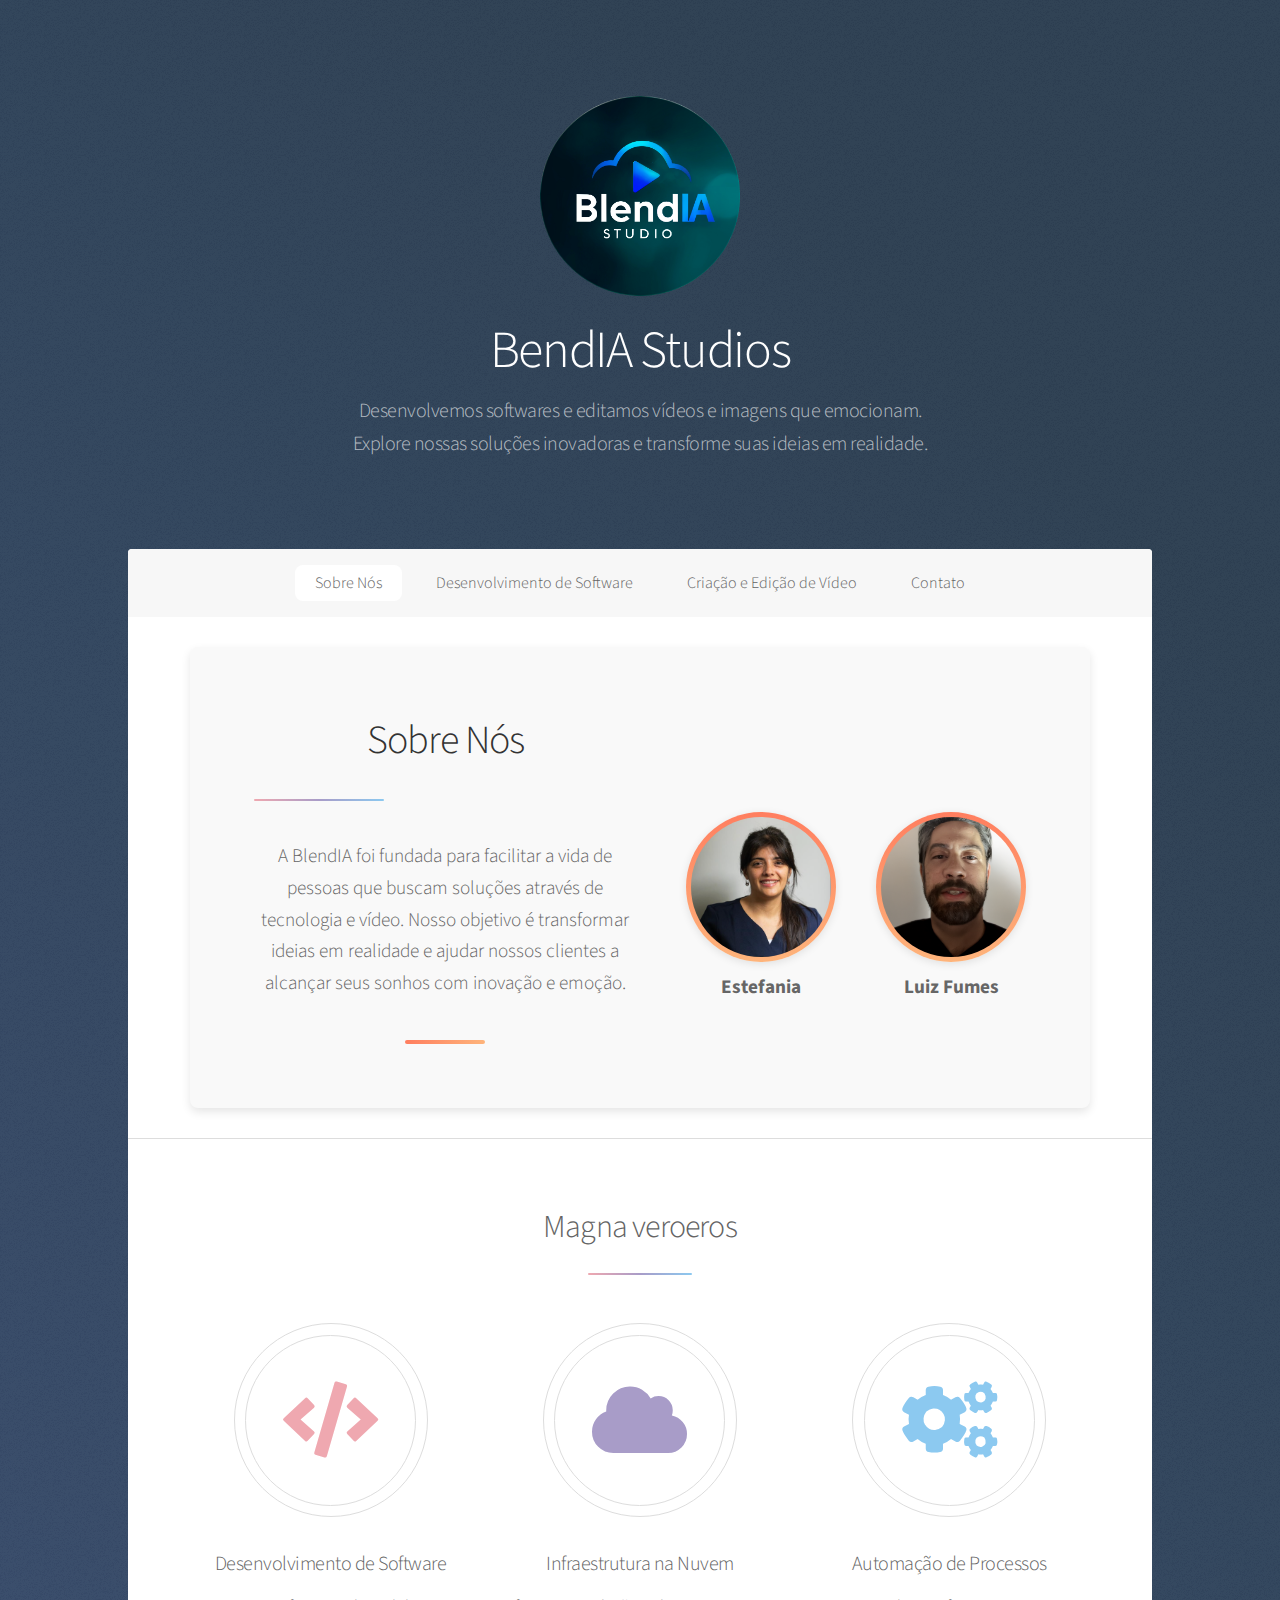
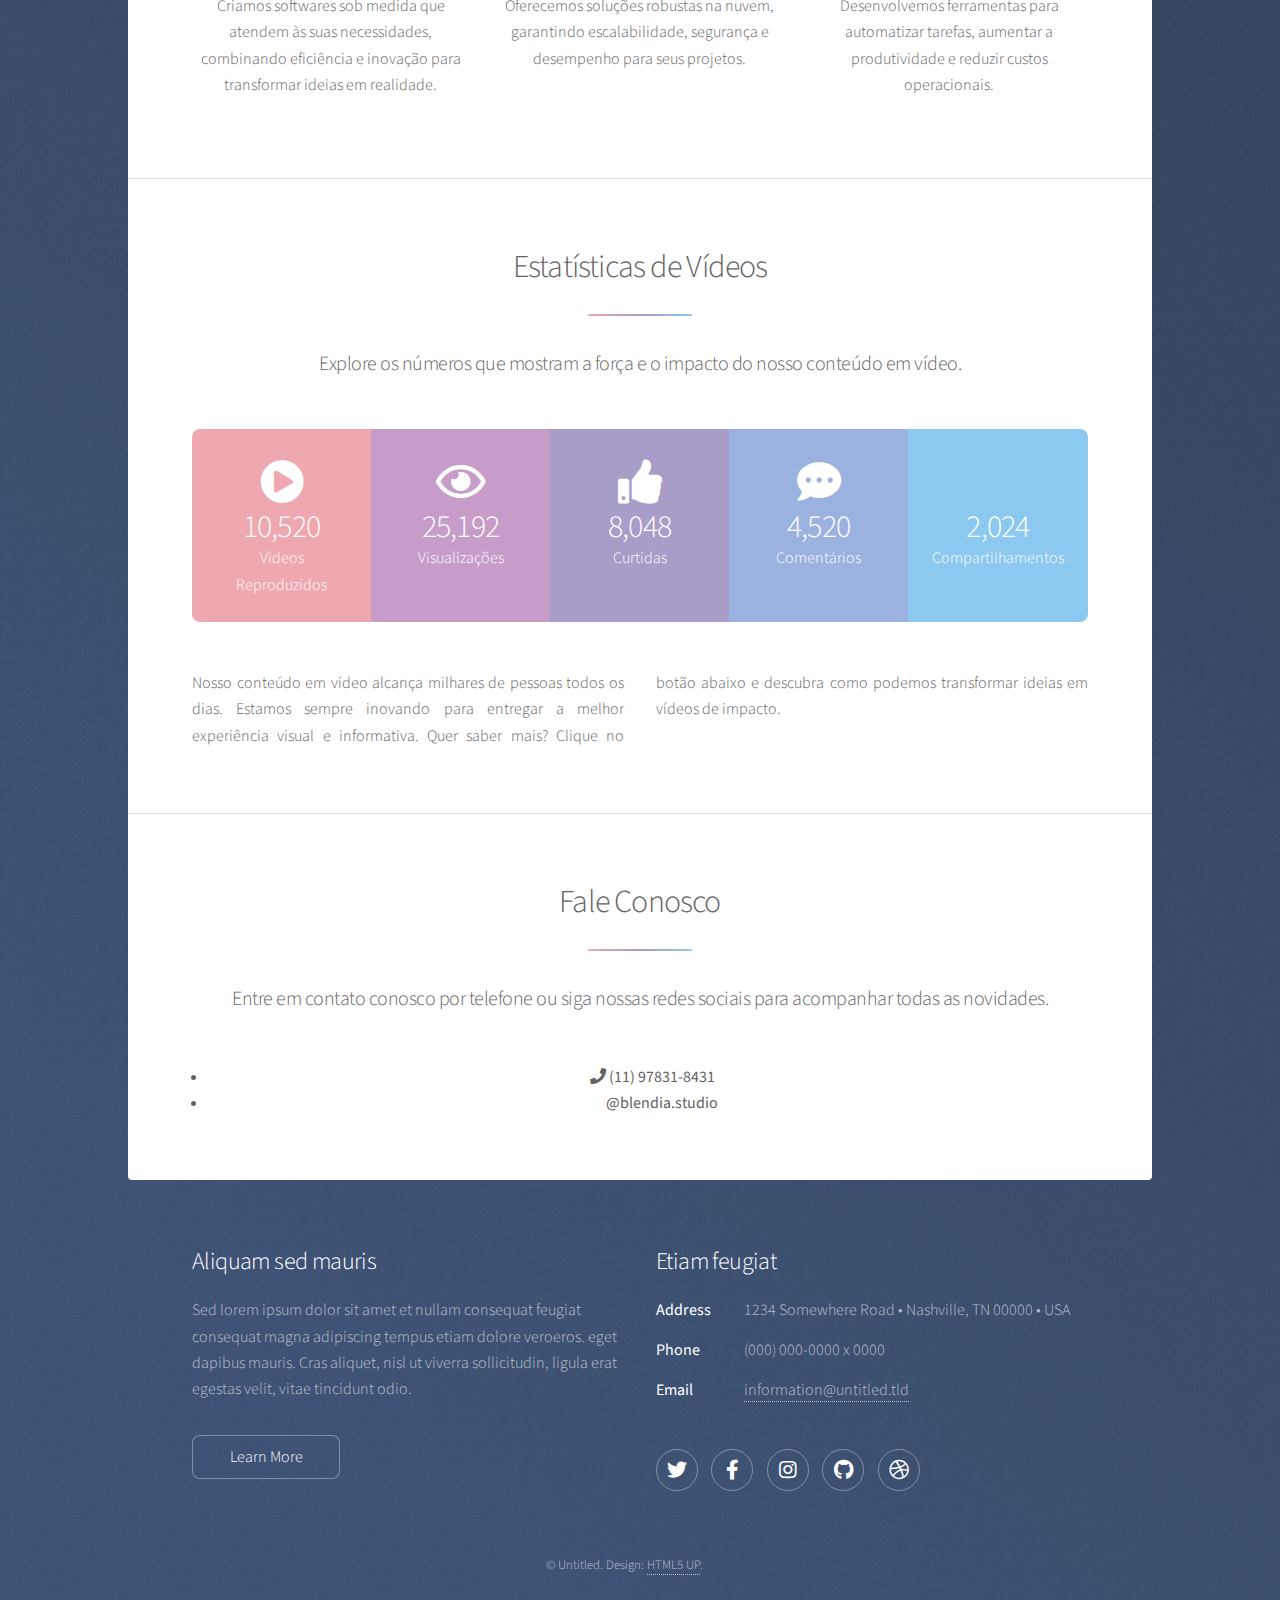
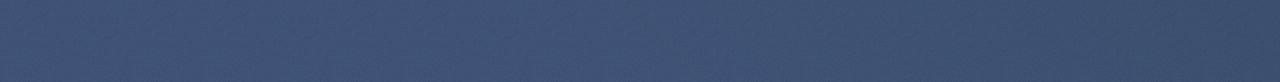
<file: index.html>
<!DOCTYPE HTML>
<!--
	Stellar by HTML5 UP
	html5up.net | @ajlkn
	Free for personal and commercial use under the CCA 3.0 license (html5up.net/license)
-->
<html>
	<head>
		<title>Stellar by HTML5 UP</title>
		<meta charset="utf-8" />
		<meta name="viewport" content="width=device-width, initial-scale=1, user-scalable=no" />
		<link rel="stylesheet" href="assets/css/main.css" />
		<noscript><link rel="stylesheet" href="assets/css/noscript.css" /></noscript>
	</head>
	<body class="is-preload">

		<!-- Wrapper -->
			<div id="wrapper">

				<!-- Header -->
					<header id="header" class="alt">
						<span class="logo"><img src="images/blendialogo.png" width="200px" alt="" /></span>
						<h1>BendIA Studios						</h1>
						<p>Desenvolvemos softwares e editamos vídeos e imagens que emocionam.<br />
						Explore nossas soluções inovadoras e transforme suas ideias em realidade.</p>
					</header>

				<!-- Nav -->
					<nav id="nav">
						<ul>
							<li><a href="#about" class="active">Sobre Nós</a></li>
							<li><a href="#software">Desenvolvimento de Software</a></li>
							<li><a href="#video">Criação e Edição de Vídeo</a></li>
							<li><a href="#contact">Contato</a></li>
						</ul>
					</nav>

				<!-- Main -->
					<div id="main">

						<!-- Introduction -->
						<section id="about" class="main">
							<div class="spotlight">
								<div class="content">
									<header class="major">
										<h2>Sobre Nós</h2>

									</header>
									<p>
										A BlendIA foi fundada para facilitar a vida de pessoas que buscam soluções através de tecnologia e vídeo.
										Nosso objetivo é transformar ideias em realidade e ajudar nossos clientes a alcançar seus sonhos com inovação e emoção.
									</p>
									<div class="underline"></div>
								</div>
								
								<div class="team">
									<div class="member">
										<div class="photo">
											<img src="images/estefania.png" alt="Estefania" />
										</div>
										<p>Estefania</p>
									</div>
									<div class="member">
										<div class="photo">
											<img src="images/luizfumes.png" alt="Luiz Fumes" />
										</div>
										<p>Luiz Fumes</p>
									</div>
								</div>
							</div>
						</section>
						
						

						<!-- First Section -->
							<section id="software" class="main special">
								<header class="major">
									<h2>Magna veroeros</h2>
								</header>
								<ul class="features">
									<li>
										<span class="icon solid major style1 fa-code"></span>
										<h3>Desenvolvimento de Software</h3>
										<p>Criamos softwares sob medida que atendem às suas necessidades, combinando eficiência e inovação para transformar ideias em realidade.</p>
									</li>
									<li>
										<span class="icon solid major style3 fa-cloud"></span>
										<h3>Infraestrutura na Nuvem</h3>
										<p>Oferecemos soluções robustas na nuvem, garantindo escalabilidade, segurança e desempenho para seus projetos.</p>
									</li>
									<li>
										<span class="icon solid major style5 fa-cogs"></span>
										<h3>Automação de Processos</h3>
										<p>Desenvolvemos ferramentas para automatizar tarefas, aumentar a produtividade e reduzir custos operacionais.</p>
									</li>
								</ul>
								
							</section>

						<!-- Second Section -->
						<section id="video" class="main special">
							<header class="major">
								<h2>Estatísticas de Vídeos</h2>
								<p>Explore os números que mostram a força e o impacto do nosso conteúdo em vídeo.</p>
							</header>
							<ul class="statistics">
								<li class="style1">
									<span class="icon solid fa-play-circle"></span>
									<strong>10,520</strong> Vídeos Reproduzidos
								</li>
								<li class="style2">
									<span class="icon fa-eye"></span>
									<strong>25,192</strong> Visualizações
								</li>
								<li class="style3">
									<span class="icon solid fa-thumbs-up"></span>
									<strong>8,048</strong> Curtidas
								</li>
								<li class="style4">
									<span class="icon solid fa-comment-dots"></span>
									<strong>4,520</strong> Comentários
								</li>
								<li class="style5">
									<span class="icon fa-share"></span>
									<strong>2,024</strong> Compartilhamentos
								</li>
							</ul>
							<p class="content">
								Nosso conteúdo em vídeo alcança milhares de pessoas todos os dias. Estamos sempre inovando para entregar a melhor experiência visual e informativa. Quer saber mais? Clique no botão abaixo e descubra como podemos transformar ideias em vídeos de impacto.
							</p>
							
						</section>
						

						<!-- Get Started -->
						<section id="contact" class="main special">
							<header class="major">
								<h2>Fale Conosco</h2>
								<p>Entre em contato conosco por telefone ou siga nossas redes sociais para acompanhar todas as novidades.</p>
							</header>
							<ul class="contact-info">
								<li class="style1">
									<span class="icon solid fa-phone"></span>
									<strong>(11) 97831-8431</strong>
								</li>
								<li class="style2">
									<span class="icon solid fa-instagram"></span>
									<strong>@blendia.studio</strong>
								</li>
							</ul>
						</section>
						

					</div>

				<!-- Footer -->
					<footer id="footer">
						<section>
							<h2>Aliquam sed mauris</h2>
							<p>Sed lorem ipsum dolor sit amet et nullam consequat feugiat consequat magna adipiscing tempus etiam dolore veroeros. eget dapibus mauris. Cras aliquet, nisl ut viverra sollicitudin, ligula erat egestas velit, vitae tincidunt odio.</p>
							<ul class="actions">
								<li><a href="generic.html" class="button">Learn More</a></li>
							</ul>
						</section>
						<section>
							<h2>Etiam feugiat</h2>
							<dl class="alt">
								<dt>Address</dt>
								<dd>1234 Somewhere Road &bull; Nashville, TN 00000 &bull; USA</dd>
								<dt>Phone</dt>
								<dd>(000) 000-0000 x 0000</dd>
								<dt>Email</dt>
								<dd><a href="#">information@untitled.tld</a></dd>
							</dl>
							<ul class="icons">
								<li><a href="#" class="icon brands fa-twitter alt"><span class="label">Twitter</span></a></li>
								<li><a href="#" class="icon brands fa-facebook-f alt"><span class="label">Facebook</span></a></li>
								<li><a href="#" class="icon brands fa-instagram alt"><span class="label">Instagram</span></a></li>
								<li><a href="#" class="icon brands fa-github alt"><span class="label">GitHub</span></a></li>
								<li><a href="#" class="icon brands fa-dribbble alt"><span class="label">Dribbble</span></a></li>
							</ul>
						</section>
						<p class="copyright">&copy; Untitled. Design: <a href="https://html5up.net">HTML5 UP</a>.</p>
					</footer>

			</div>

		<!-- Scripts -->
			<script src="assets/js/jquery.min.js"></script>
			<script src="assets/js/jquery.scrollex.min.js"></script>
			<script src="assets/js/jquery.scrolly.min.js"></script>
			<script src="assets/js/browser.min.js"></script>
			<script src="assets/js/breakpoints.min.js"></script>
			<script src="assets/js/util.js"></script>
			<script src="assets/js/main.js"></script>

	</body>
</html>
</file>
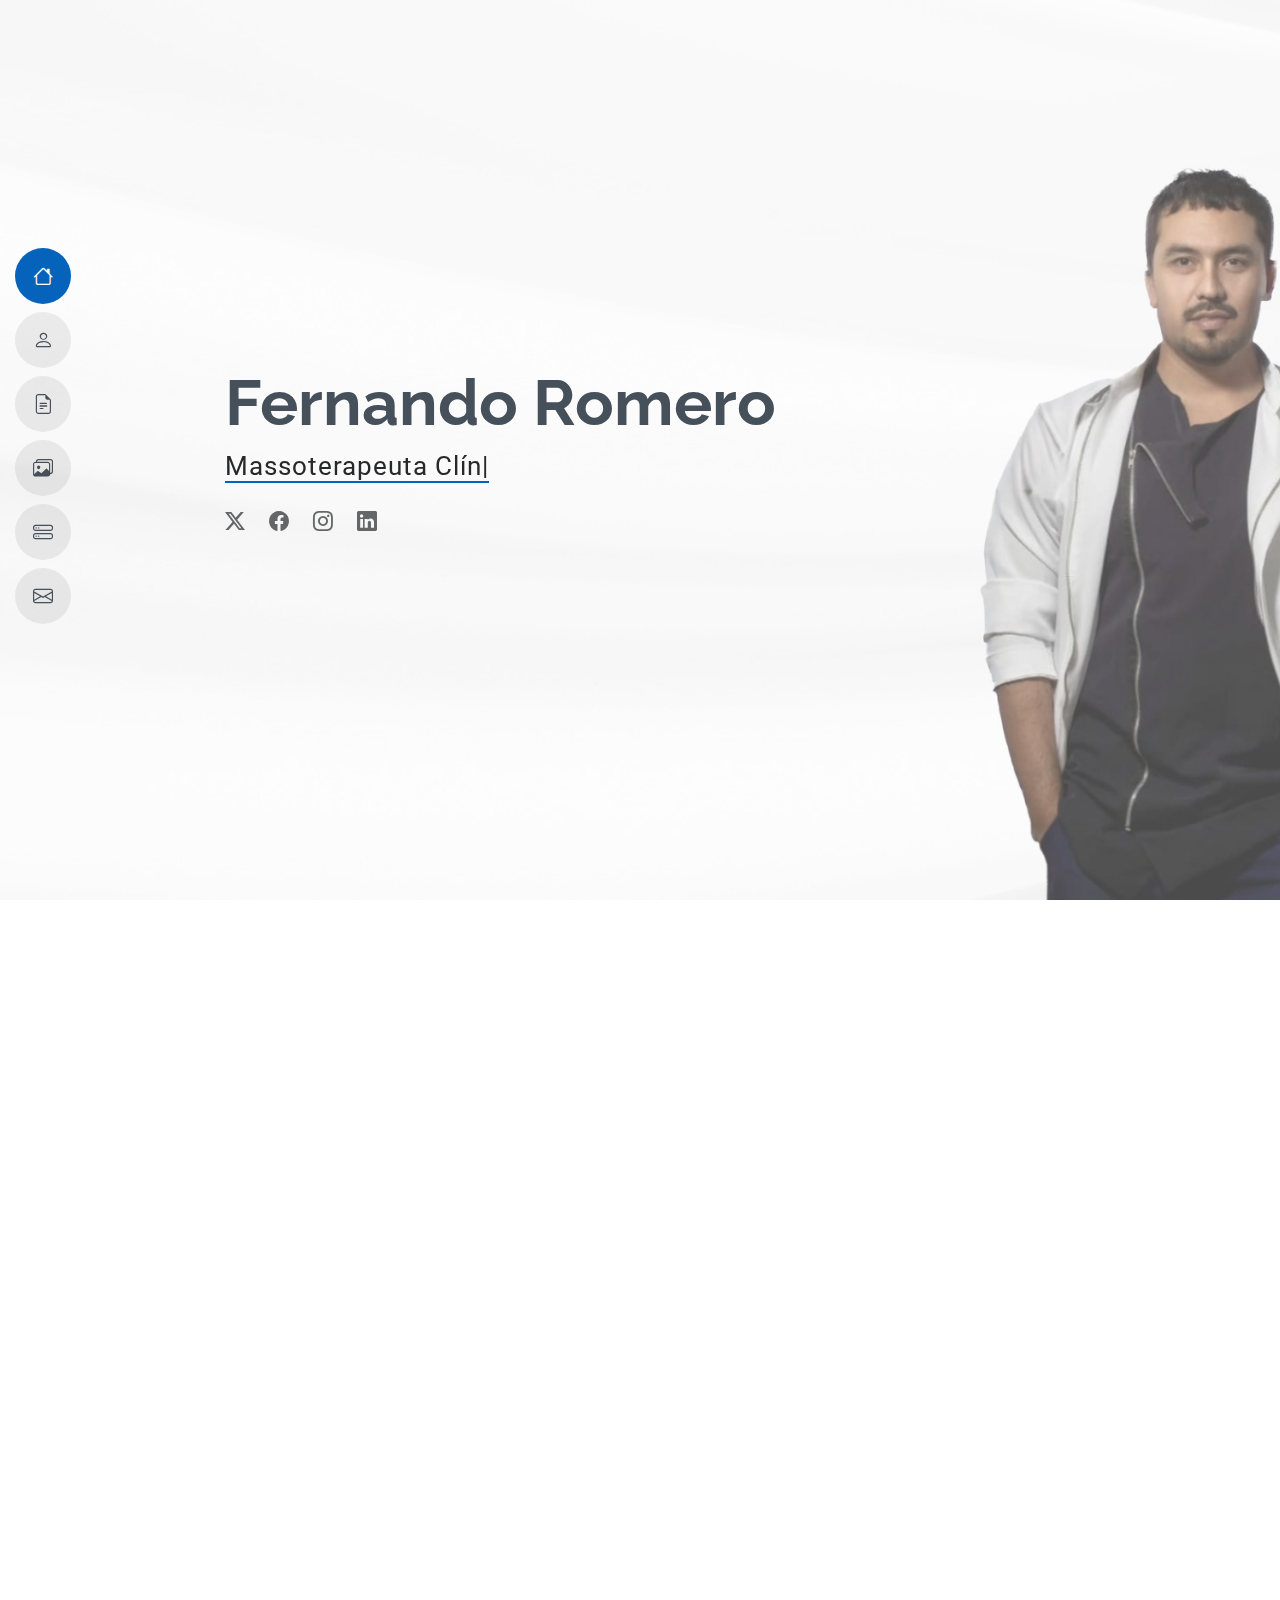
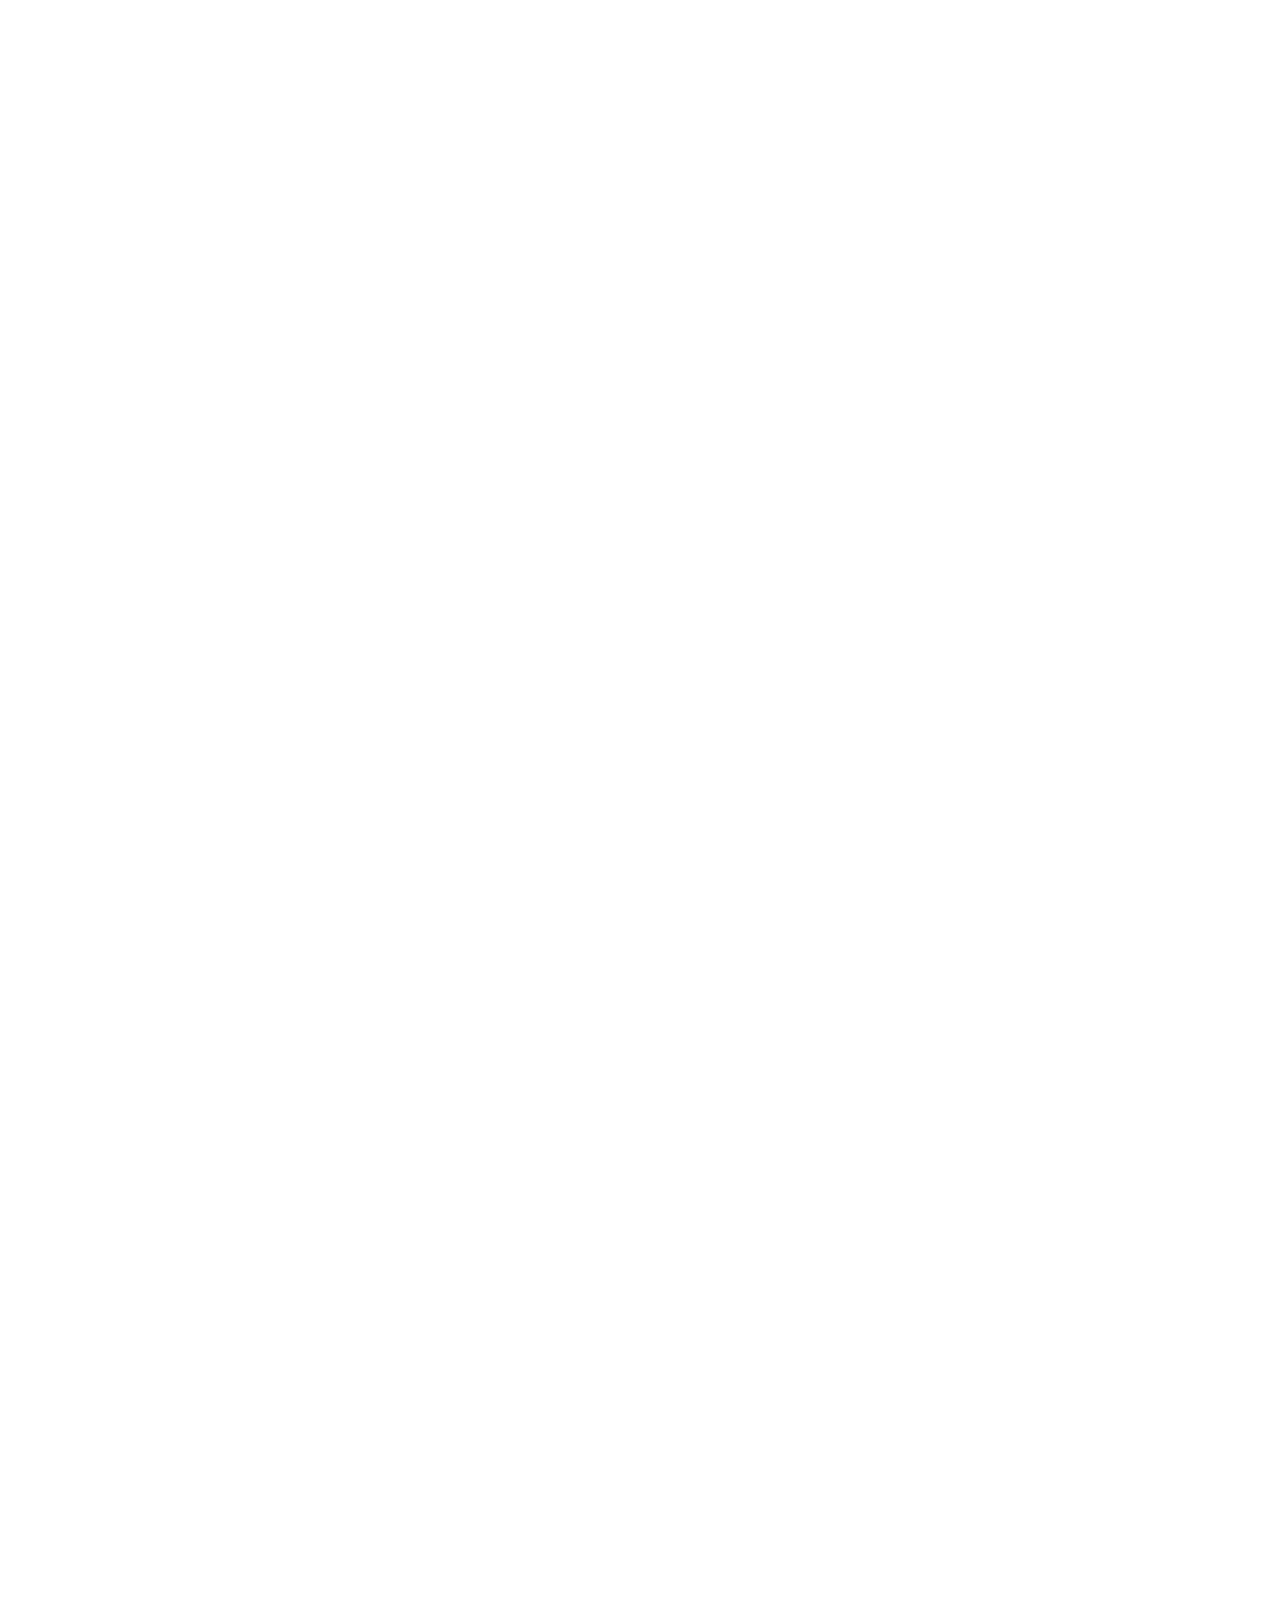
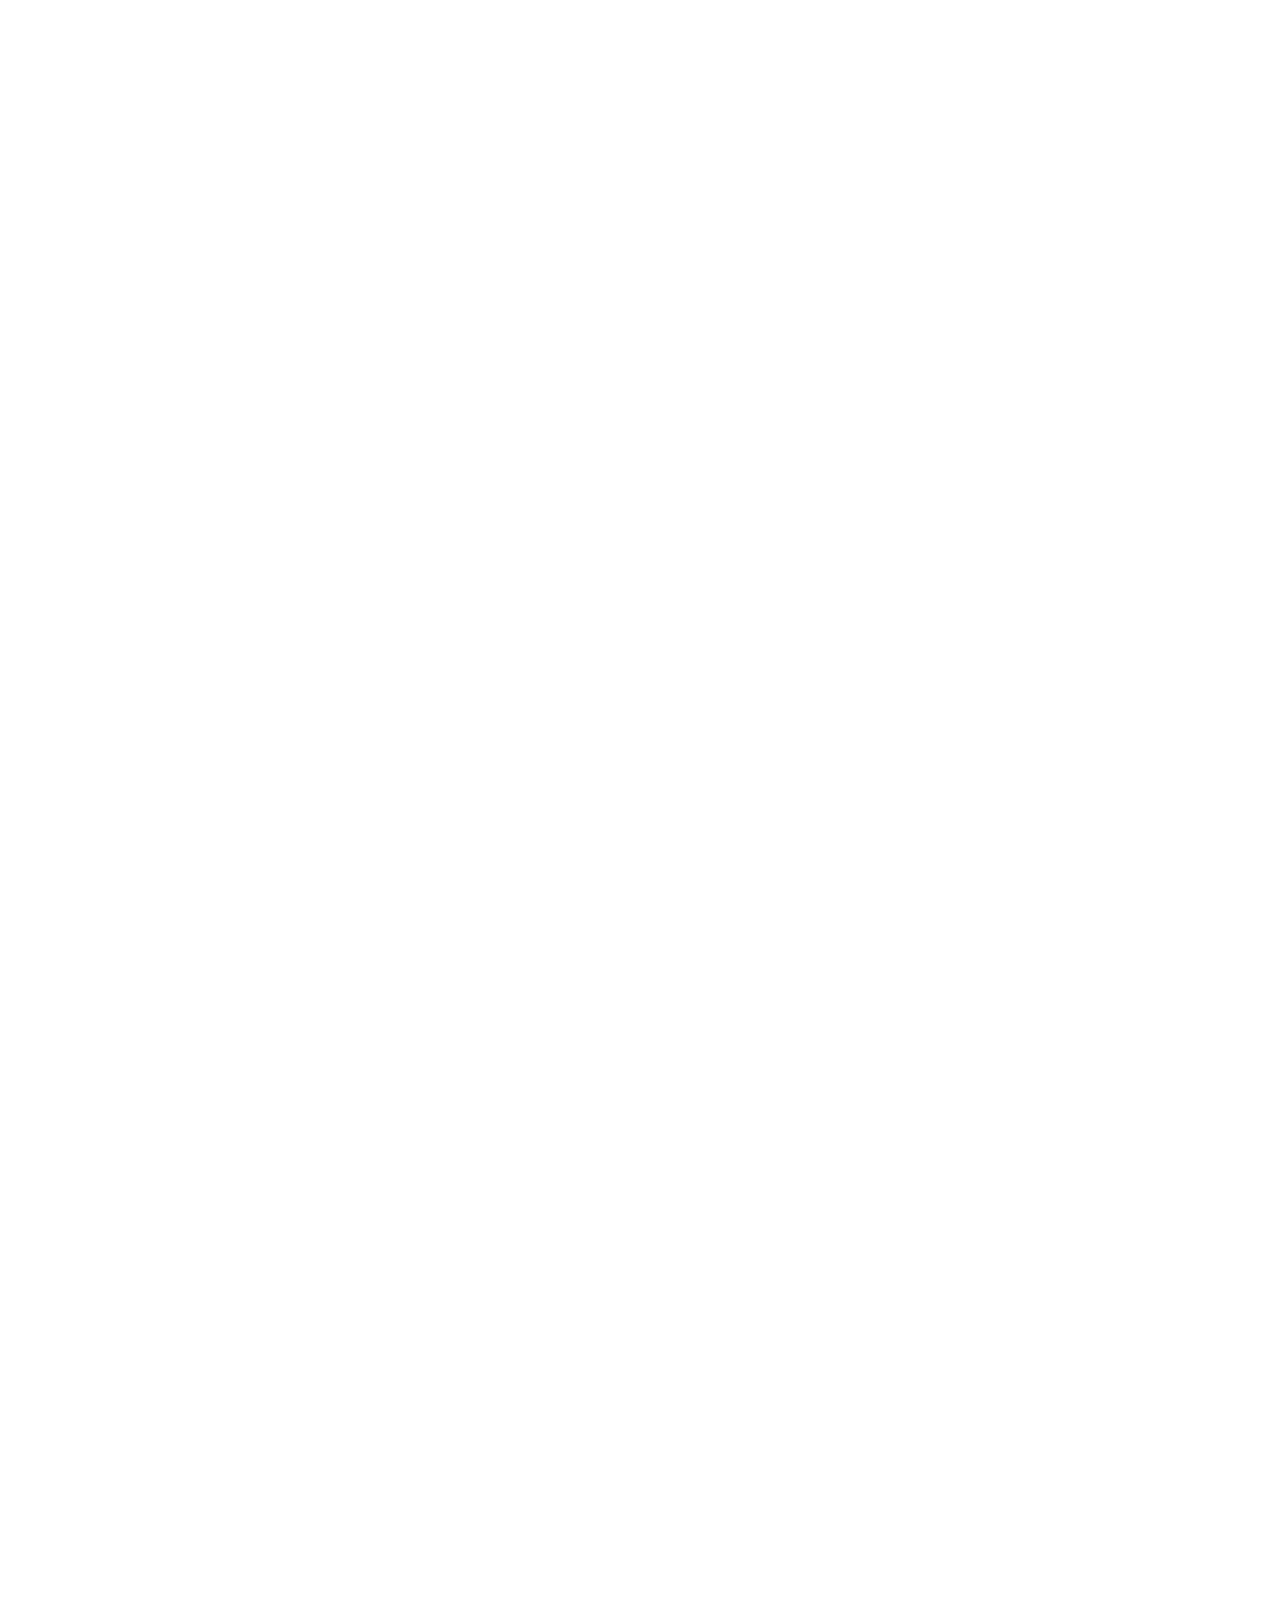
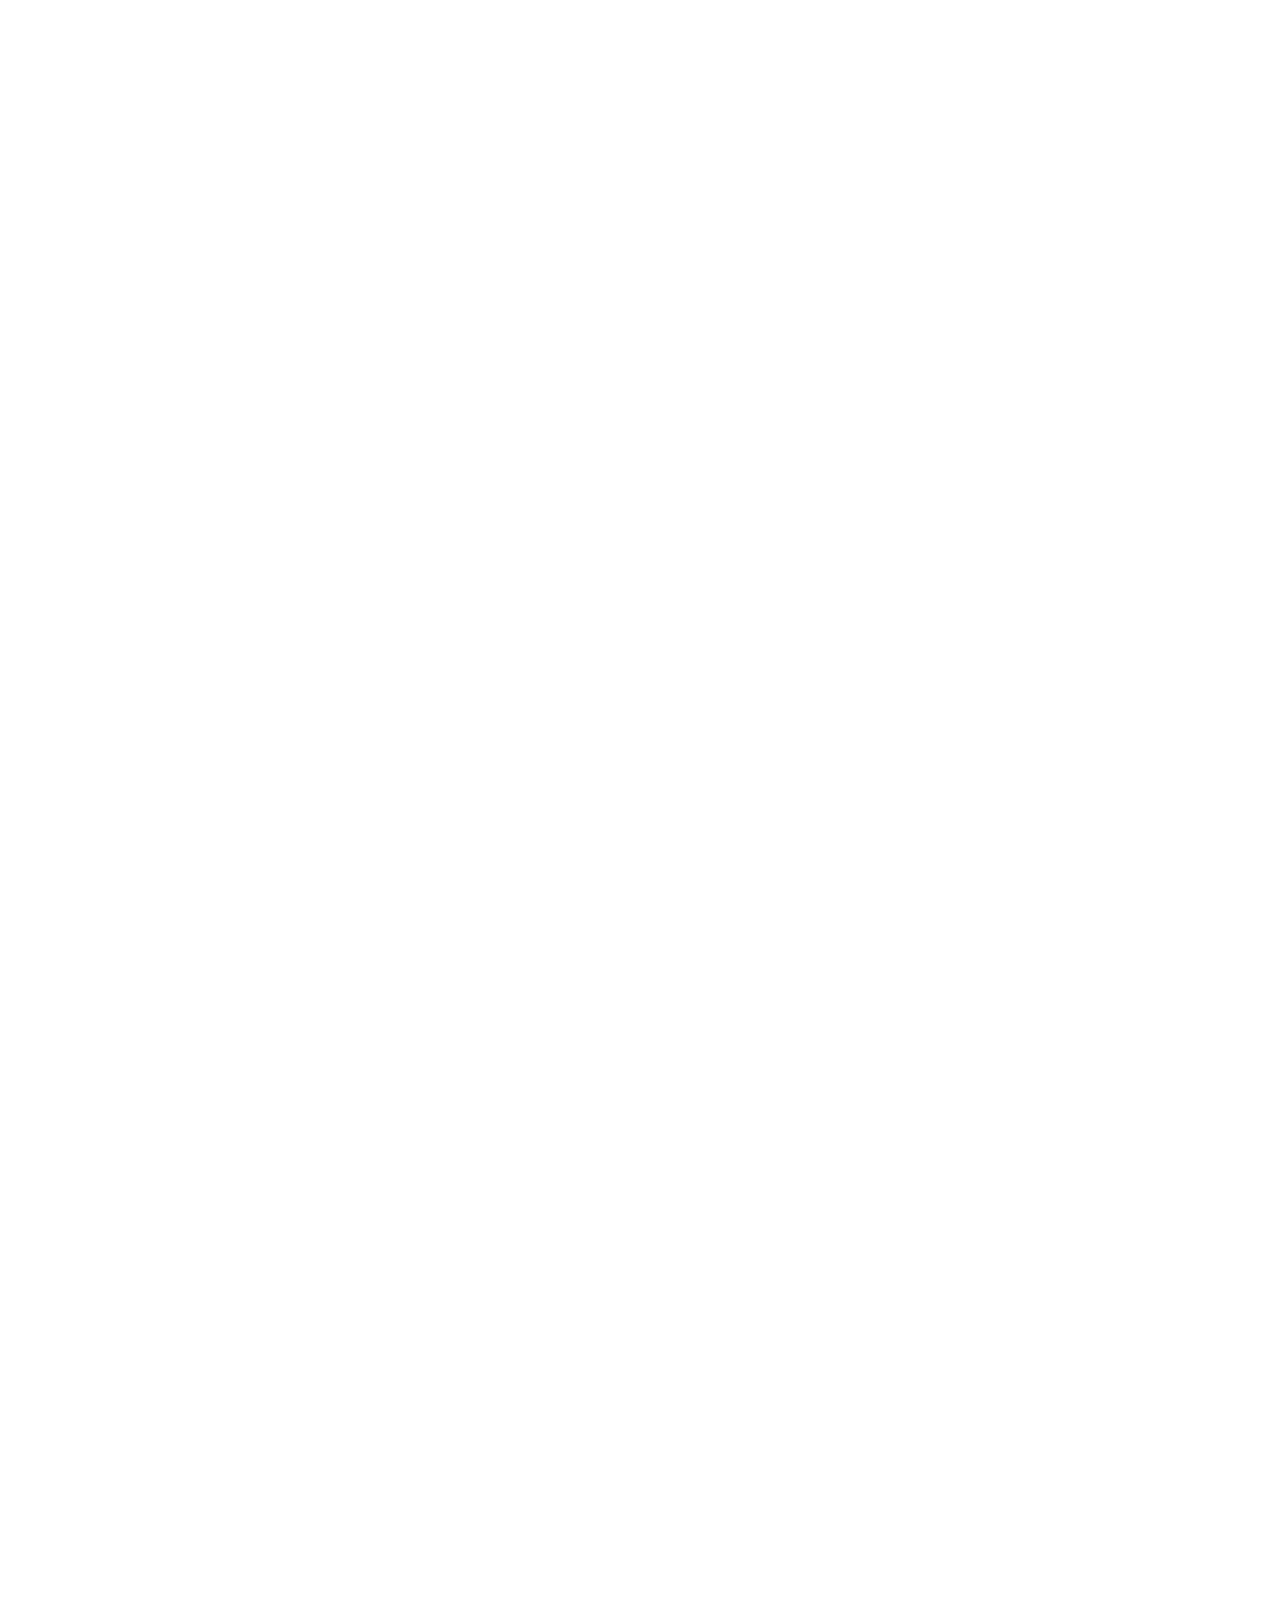
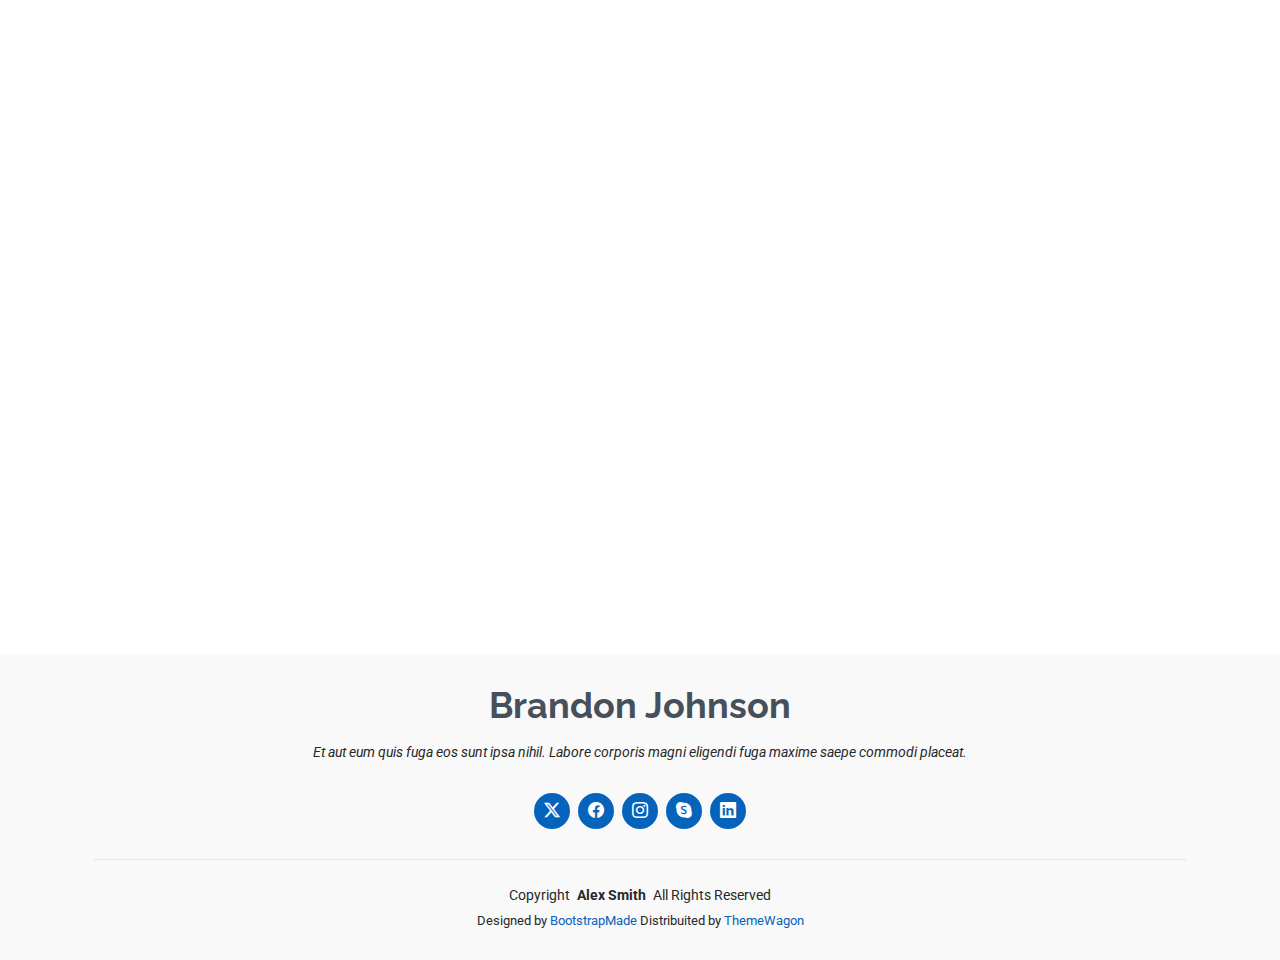
<file: fernando-romero/index.html>
<!DOCTYPE html>
<html lang="en">

<head>
  <meta charset="utf-8">
  <meta content="width=device-width, initial-scale=1.0" name="viewport">
  <title>Index - MyResume Bootstrap Template</title>
  <meta content="" name="description">
  <meta content="" name="keywords">

  <!-- Favicons -->
  <link href="assets/img/favicon.png" rel="icon">
  <link href="assets/img/apple-touch-icon.png" rel="apple-touch-icon">

  <!-- Fonts -->
  <link href="https://fonts.googleapis.com" rel="preconnect">
  <link href="https://fonts.gstatic.com" rel="preconnect" crossorigin>
  <link href="https://fonts.googleapis.com/css2?family=Roboto:ital,wght@0,100;0,300;0,400;0,500;0,700;0,900;1,100;1,300;1,400;1,500;1,700;1,900&family=Poppins:ital,wght@0,100;0,200;0,300;0,400;0,500;0,600;0,700;0,800;0,900;1,100;1,200;1,300;1,400;1,500;1,600;1,700;1,800;1,900&family=Raleway:ital,wght@0,100;0,200;0,300;0,400;0,500;0,600;0,700;0,800;0,900;1,100;1,200;1,300;1,400;1,500;1,600;1,700;1,800;1,900&display=swap" rel="stylesheet">

  <!-- Vendor CSS Files -->
  <link href="assets/vendor/bootstrap/css/bootstrap.min.css" rel="stylesheet">
  <link href="assets/vendor/bootstrap-icons/bootstrap-icons.css" rel="stylesheet">
  <link href="assets/vendor/aos/aos.css" rel="stylesheet">
  <link href="assets/vendor/glightbox/css/glightbox.min.css" rel="stylesheet">
  <link href="assets/vendor/swiper/swiper-bundle.min.css" rel="stylesheet">

  <!-- Main CSS File -->
  <link href="assets/css/main.css" rel="stylesheet">

  <!-- =======================================================
  * Template Name: MyResume
  * Template URL: https://bootstrapmade.com/free-html-bootstrap-template-my-resume/
  * Updated: Jun 29 2024 with Bootstrap v5.3.3
  * Author: BootstrapMade.com
  * License: https://bootstrapmade.com/license/
  ======================================================== -->
</head>

<body class="index-page">

  <header id="header" class="header d-flex flex-column justify-content-center">

    <i class="header-toggle d-xl-none bi bi-list"></i>

    <nav id="navmenu" class="navmenu">
      <ul>
        <li><a href="#hero" class="active"><i class="bi bi-house navicon"></i><span>Home</span></a></li>
        <li><a href="#about"><i class="bi bi-person navicon"></i><span>About</span></a></li>
        <li><a href="#resume"><i class="bi bi-file-earmark-text navicon"></i><span>Resume</span></a></li>
        <li><a href="#portfolio"><i class="bi bi-images navicon"></i><span>Portfolio</span></a></li>
        <li><a href="#services"><i class="bi bi-hdd-stack navicon"></i><span>Services</span></a></li>
        <li><a href="#contact"><i class="bi bi-envelope navicon"></i><span>Contact</span></a></li>
      </ul>
    </nav>

  </header>

  <main class="main">

    <!-- Hero Section -->
    <section id="hero" class="hero section light-background">

      <img src="assets/img/hero-bg.jpg" alt="">

      <div class="container" data-aos="zoom-out">
        <div class="row justify-content-center">
          <div class="col-lg-9">
            <h2>Fernando Romero</h2>
            <p><span class="typed" data-typed-items="Massoterapeuta Clínico, Especializado em Liberação Miofascial, Deep Tissue, Foco: tratamento de dor muscular e correção postural.">Massoterapeuta</span><span class="typed-cursor typed-cursor--blink" aria-hidden="true"></span></p>
            <div class="social-links">
              <a href="#"><i class="bi bi-twitter-x"></i></a>
              <a href="#"><i class="bi bi-facebook"></i></a>
              <a href="#"><i class="bi bi-instagram"></i></a>
              <a href="#"><i class="bi bi-linkedin"></i></a>
            </div>
          </div>
        </div>
      </div>

    </section><!-- /Hero Section -->

    <!-- About Section -->
    <section id="about" class="about section">

      <!-- Section Title -->
      <div class="container section-title" data-aos="fade-up">
        <h2>About</h2>
        <p>Magnam dolores commodi suscipit. Necessitatibus eius consequatur ex aliquid fuga eum quidem. Sit sint consectetur velit. Quisquam quos quisquam cupiditate. Et nemo qui impedit suscipit alias ea. Quia fugiat sit in iste officiis commodi quidem hic quas.</p>
      </div><!-- End Section Title -->

      <div class="container" data-aos="fade-up" data-aos-delay="100">

        <div class="row gy-4 justify-content-center">
          <div class="col-lg-4">
            <img src="assets/img/profile-img.jpg" class="img-fluid" alt="">
          </div>
          <div class="col-lg-8 content">
            <h2>UI/UX Designer &amp; Web Developer.</h2>
            <p class="fst-italic py-3">
              Lorem ipsum dolor sit amet, consectetur adipiscing elit, sed do eiusmod tempor incididunt ut labore et dolore
              magna aliqua.
            </p>
            <div class="row">
              <div class="col-lg-6">
                <ul>
                  <li><i class="bi bi-chevron-right"></i> <strong>Birthday:</strong> <span>1 May 1995</span></li>
                  <li><i class="bi bi-chevron-right"></i> <strong>Website:</strong> <span>www.example.com</span></li>
                  <li><i class="bi bi-chevron-right"></i> <strong>Phone:</strong> <span>+123 456 7890</span></li>
                  <li><i class="bi bi-chevron-right"></i> <strong>City:</strong> <span>New York, USA</span></li>
                </ul>
              </div>
              <div class="col-lg-6">
                <ul>
                  <li><i class="bi bi-chevron-right"></i> <strong>Age:</strong> <span>30</span></li>
                  <li><i class="bi bi-chevron-right"></i> <strong>Degree:</strong> <span>Master</span></li>
                  <li><i class="bi bi-chevron-right"></i> <strong>Email:</strong> <span>email@example.com</span></li>
                  <li><i class="bi bi-chevron-right"></i> <strong>Freelance:</strong> <span>Available</span></li>
                </ul>
              </div>
            </div>
            <p class="py-3">
              Officiis eligendi itaque labore et dolorum mollitia officiis optio vero. Quisquam sunt adipisci omnis et ut. Nulla accusantium dolor incidunt officia tempore. Et eius omnis.
              Cupiditate ut dicta maxime officiis quidem quia. Sed et consectetur qui quia repellendus itaque neque.
            </p>
          </div>
        </div>

      </div>

    </section><!-- /About Section -->

    <!-- Stats Section -->
    <section id="stats" class="stats section">

      <div class="container" data-aos="fade-up" data-aos-delay="100">

        <div class="row gy-4">

          <div class="col-lg-3 col-md-6 d-flex flex-column align-items-center">
            <i class="bi bi-emoji-smile"></i>
            <div class="stats-item">
              <span data-purecounter-start="0" data-purecounter-end="232" data-purecounter-duration="1" class="purecounter"></span>
              <p>Happy Clients</p>
            </div>
          </div><!-- End Stats Item -->

          <div class="col-lg-3 col-md-6 d-flex flex-column align-items-center">
            <i class="bi bi-journal-richtext"></i>
            <div class="stats-item">
              <span data-purecounter-start="0" data-purecounter-end="521" data-purecounter-duration="1" class="purecounter"></span>
              <p>Projects</p>
            </div>
          </div><!-- End Stats Item -->

          <div class="col-lg-3 col-md-6 d-flex flex-column align-items-center">
            <i class="bi bi-headset"></i>
            <div class="stats-item">
              <span data-purecounter-start="0" data-purecounter-end="1463" data-purecounter-duration="1" class="purecounter"></span>
              <p>Hours Of Support</p>
            </div>
          </div><!-- End Stats Item -->

          <div class="col-lg-3 col-md-6 d-flex flex-column align-items-center">
            <i class="bi bi-people"></i>
            <div class="stats-item">
              <span data-purecounter-start="0" data-purecounter-end="15" data-purecounter-duration="1" class="purecounter"></span>
              <p>Hard Workers</p>
            </div>
          </div><!-- End Stats Item -->

        </div>

      </div>

    </section><!-- /Stats Section -->

    <!-- Skills Section -->
    <section id="skills" class="skills section">

      <!-- Section Title -->
      <div class="container section-title" data-aos="fade-up">
        <h2>Skills</h2>
        <p>Necessitatibus eius consequatur ex aliquid fuga eum quidem sint consectetur velit</p>
      </div><!-- End Section Title -->

      <div class="container" data-aos="fade-up" data-aos-delay="100">

        <div class="row skills-content skills-animation">

          <div class="col-lg-6">

            <div class="progress">
              <span class="skill"><span>HTML</span> <i class="val">100%</i></span>
              <div class="progress-bar-wrap">
                <div class="progress-bar" role="progressbar" aria-valuenow="100" aria-valuemin="0" aria-valuemax="100"></div>
              </div>
            </div><!-- End Skills Item -->

            <div class="progress">
              <span class="skill"><span>CSS</span> <i class="val">90%</i></span>
              <div class="progress-bar-wrap">
                <div class="progress-bar" role="progressbar" aria-valuenow="90" aria-valuemin="0" aria-valuemax="100"></div>
              </div>
            </div><!-- End Skills Item -->

            <div class="progress">
              <span class="skill"><span>JavaScript</span> <i class="val">75%</i></span>
              <div class="progress-bar-wrap">
                <div class="progress-bar" role="progressbar" aria-valuenow="75" aria-valuemin="0" aria-valuemax="100"></div>
              </div>
            </div><!-- End Skills Item -->

          </div>

          <div class="col-lg-6">

            <div class="progress">
              <span class="skill"><span>PHP</span> <i class="val">80%</i></span>
              <div class="progress-bar-wrap">
                <div class="progress-bar" role="progressbar" aria-valuenow="80" aria-valuemin="0" aria-valuemax="100"></div>
              </div>
            </div><!-- End Skills Item -->

            <div class="progress">
              <span class="skill"><span>WordPress/CMS</span> <i class="val">90%</i></span>
              <div class="progress-bar-wrap">
                <div class="progress-bar" role="progressbar" aria-valuenow="90" aria-valuemin="0" aria-valuemax="100"></div>
              </div>
            </div><!-- End Skills Item -->

            <div class="progress">
              <span class="skill"><span>Photoshop</span> <i class="val">55%</i></span>
              <div class="progress-bar-wrap">
                <div class="progress-bar" role="progressbar" aria-valuenow="55" aria-valuemin="0" aria-valuemax="100"></div>
              </div>
            </div><!-- End Skills Item -->

          </div>

        </div>

      </div>

    </section><!-- /Skills Section -->

    <!-- Resume Section -->
    <section id="resume" class="resume section">

      <!-- Section Title -->
      <div class="container section-title" data-aos="fade-up">
        <h2>Resume</h2>
        <p>Magnam dolores commodi suscipit. Necessitatibus eius consequatur ex aliquid fuga eum quidem. Sit sint consectetur velit. Quisquam quos quisquam cupiditate. Et nemo qui impedit suscipit alias ea. Quia fugiat sit in iste officiis commodi quidem hic quas.</p>
      </div><!-- End Section Title -->

      <div class="container">

        <div class="row">

          <div class="col-lg-6" data-aos="fade-up" data-aos-delay="100">
            <h3 class="resume-title">Sumary</h3>

            <div class="resume-item pb-0">
              <h4>Brandon Johnson</h4>
              <p><em>Innovative and deadline-driven Graphic Designer with 3+ years of experience designing and developing user-centered digital/print marketing material from initial concept to final, polished deliverable.</em></p>
              <ul>
                <li>Portland par 127,Orlando, FL</li>
                <li>(123) 456-7891</li>
                <li>alice.barkley@example.com</li>
              </ul>
            </div><!-- Edn Resume Item -->

            <h3 class="resume-title">Education</h3>
            <div class="resume-item">
              <h4>Master of Fine Arts &amp; Graphic Design</h4>
              <h5>2015 - 2016</h5>
              <p><em>Rochester Institute of Technology, Rochester, NY</em></p>
              <p>Qui deserunt veniam. Et sed aliquam labore tempore sed quisquam iusto autem sit. Ea vero voluptatum qui ut dignissimos deleniti nerada porti sand markend</p>
            </div><!-- Edn Resume Item -->

            <div class="resume-item">
              <h4>Bachelor of Fine Arts &amp; Graphic Design</h4>
              <h5>2010 - 2014</h5>
              <p><em>Rochester Institute of Technology, Rochester, NY</em></p>
              <p>Quia nobis sequi est occaecati aut. Repudiandae et iusto quae reiciendis et quis Eius vel ratione eius unde vitae rerum voluptates asperiores voluptatem Earum molestiae consequatur neque etlon sader mart dila</p>
            </div><!-- Edn Resume Item -->

          </div>

          <div class="col-lg-6" data-aos="fade-up" data-aos-delay="200">
            <h3 class="resume-title">Professional Experience</h3>
            <div class="resume-item">
              <h4>Senior graphic design specialist</h4>
              <h5>2019 - Present</h5>
              <p><em>Experion, New York, NY </em></p>
              <ul>
                <li>Lead in the design, development, and implementation of the graphic, layout, and production communication materials</li>
                <li>Delegate tasks to the 7 members of the design team and provide counsel on all aspects of the project. </li>
                <li>Supervise the assessment of all graphic materials in order to ensure quality and accuracy of the design</li>
                <li>Oversee the efficient use of production project budgets ranging from $2,000 - $25,000</li>
              </ul>
            </div><!-- Edn Resume Item -->

            <div class="resume-item">
              <h4>Graphic design specialist</h4>
              <h5>2017 - 2018</h5>
              <p><em>Stepping Stone Advertising, New York, NY</em></p>
              <ul>
                <li>Developed numerous marketing programs (logos, brochures,infographics, presentations, and advertisements).</li>
                <li>Managed up to 5 projects or tasks at a given time while under pressure</li>
                <li>Recommended and consulted with clients on the most appropriate graphic design</li>
                <li>Created 4+ design presentations and proposals a month for clients and account managers</li>
              </ul>
            </div><!-- Edn Resume Item -->

          </div>

        </div>

      </div>

    </section><!-- /Resume Section -->

    <!-- Portfolio Section -->
    <section id="portfolio" class="portfolio section">

      <!-- Section Title -->
      <div class="container section-title" data-aos="fade-up">
        <h2>Portfolio</h2>
        <p>Magnam dolores commodi suscipit. Necessitatibus eius consequatur ex aliquid fuga eum quidem. Sit sint consectetur velit. Quisquam quos quisquam cupiditate. Et nemo qui impedit suscipit alias ea. Quia fugiat sit in iste officiis commodi quidem hic quas.</p>
      </div><!-- End Section Title -->

      <div class="container">

        <div class="isotope-layout" data-default-filter="*" data-layout="masonry" data-sort="original-order">

          <ul class="portfolio-filters isotope-filters" data-aos="fade-up" data-aos-delay="100">
            <li data-filter="*" class="filter-active">All</li>
            <li data-filter=".filter-app">App</li>
            <li data-filter=".filter-product">Card</li>
            <li data-filter=".filter-branding">Web</li>
          </ul><!-- End Portfolio Filters -->

          <div class="row gy-4 isotope-container" data-aos="fade-up" data-aos-delay="200">

            <div class="col-lg-4 col-md-6 portfolio-item isotope-item filter-app">
              <img src="assets/img/masonry-portfolio/masonry-portfolio-1.jpg" class="img-fluid" alt="">
              <div class="portfolio-info">
                <h4>App 1</h4>
                <p>Lorem ipsum, dolor sit</p>
                <a href="assets/img/masonry-portfolio/masonry-portfolio-1.jpg" title="App 1" data-gallery="portfolio-gallery-app" class="glightbox preview-link"><i class="bi bi-zoom-in"></i></a>
                <a href="portfolio-details.html" title="More Details" class="details-link"><i class="bi bi-link-45deg"></i></a>
              </div>
            </div><!-- End Portfolio Item -->

            <div class="col-lg-4 col-md-6 portfolio-item isotope-item filter-product">
              <img src="assets/img/masonry-portfolio/masonry-portfolio-2.jpg" class="img-fluid" alt="">
              <div class="portfolio-info">
                <h4>Product 1</h4>
                <p>Lorem ipsum, dolor sit</p>
                <a href="assets/img/masonry-portfolio/masonry-portfolio-2.jpg" title="Product 1" data-gallery="portfolio-gallery-product" class="glightbox preview-link"><i class="bi bi-zoom-in"></i></a>
                <a href="portfolio-details.html" title="More Details" class="details-link"><i class="bi bi-link-45deg"></i></a>
              </div>
            </div><!-- End Portfolio Item -->

            <div class="col-lg-4 col-md-6 portfolio-item isotope-item filter-branding">
              <img src="assets/img/masonry-portfolio/masonry-portfolio-3.jpg" class="img-fluid" alt="">
              <div class="portfolio-info">
                <h4>Branding 1</h4>
                <p>Lorem ipsum, dolor sit</p>
                <a href="assets/img/masonry-portfolio/masonry-portfolio-3.jpg" title="Branding 1" data-gallery="portfolio-gallery-branding" class="glightbox preview-link"><i class="bi bi-zoom-in"></i></a>
                <a href="portfolio-details.html" title="More Details" class="details-link"><i class="bi bi-link-45deg"></i></a>
              </div>
            </div><!-- End Portfolio Item -->

            <div class="col-lg-4 col-md-6 portfolio-item isotope-item filter-app">
              <img src="assets/img/masonry-portfolio/masonry-portfolio-4.jpg" class="img-fluid" alt="">
              <div class="portfolio-info">
                <h4>App 2</h4>
                <p>Lorem ipsum, dolor sit</p>
                <a href="assets/img/masonry-portfolio/masonry-portfolio-4.jpg" title="App 2" data-gallery="portfolio-gallery-app" class="glightbox preview-link"><i class="bi bi-zoom-in"></i></a>
                <a href="portfolio-details.html" title="More Details" class="details-link"><i class="bi bi-link-45deg"></i></a>
              </div>
            </div><!-- End Portfolio Item -->

            <div class="col-lg-4 col-md-6 portfolio-item isotope-item filter-product">
              <img src="assets/img/masonry-portfolio/masonry-portfolio-5.jpg" class="img-fluid" alt="">
              <div class="portfolio-info">
                <h4>Product 2</h4>
                <p>Lorem ipsum, dolor sit</p>
                <a href="assets/img/masonry-portfolio/masonry-portfolio-5.jpg" title="Product 2" data-gallery="portfolio-gallery-product" class="glightbox preview-link"><i class="bi bi-zoom-in"></i></a>
                <a href="portfolio-details.html" title="More Details" class="details-link"><i class="bi bi-link-45deg"></i></a>
              </div>
            </div><!-- End Portfolio Item -->

            <div class="col-lg-4 col-md-6 portfolio-item isotope-item filter-branding">
              <img src="assets/img/masonry-portfolio/masonry-portfolio-6.jpg" class="img-fluid" alt="">
              <div class="portfolio-info">
                <h4>Branding 2</h4>
                <p>Lorem ipsum, dolor sit</p>
                <a href="assets/img/masonry-portfolio/masonry-portfolio-6.jpg" title="Branding 2" data-gallery="portfolio-gallery-branding" class="glightbox preview-link"><i class="bi bi-zoom-in"></i></a>
                <a href="portfolio-details.html" title="More Details" class="details-link"><i class="bi bi-link-45deg"></i></a>
              </div>
            </div><!-- End Portfolio Item -->

            <div class="col-lg-4 col-md-6 portfolio-item isotope-item filter-app">
              <img src="assets/img/masonry-portfolio/masonry-portfolio-7.jpg" class="img-fluid" alt="">
              <div class="portfolio-info">
                <h4>App 3</h4>
                <p>Lorem ipsum, dolor sit</p>
                <a href="assets/img/masonry-portfolio/masonry-portfolio-7.jpg" title="App 3" data-gallery="portfolio-gallery-app" class="glightbox preview-link"><i class="bi bi-zoom-in"></i></a>
                <a href="portfolio-details.html" title="More Details" class="details-link"><i class="bi bi-link-45deg"></i></a>
              </div>
            </div><!-- End Portfolio Item -->

            <div class="col-lg-4 col-md-6 portfolio-item isotope-item filter-product">
              <img src="assets/img/masonry-portfolio/masonry-portfolio-8.jpg" class="img-fluid" alt="">
              <div class="portfolio-info">
                <h4>Product 3</h4>
                <p>Lorem ipsum, dolor sit</p>
                <a href="assets/img/masonry-portfolio/masonry-portfolio-8.jpg" title="Product 3" data-gallery="portfolio-gallery-product" class="glightbox preview-link"><i class="bi bi-zoom-in"></i></a>
                <a href="portfolio-details.html" title="More Details" class="details-link"><i class="bi bi-link-45deg"></i></a>
              </div>
            </div><!-- End Portfolio Item -->

            <div class="col-lg-4 col-md-6 portfolio-item isotope-item filter-branding">
              <img src="assets/img/masonry-portfolio/masonry-portfolio-9.jpg" class="img-fluid" alt="">
              <div class="portfolio-info">
                <h4>Branding 3</h4>
                <p>Lorem ipsum, dolor sit</p>
                <a href="assets/img/masonry-portfolio/masonry-portfolio-9.jpg" title="Branding 2" data-gallery="portfolio-gallery-branding" class="glightbox preview-link"><i class="bi bi-zoom-in"></i></a>
                <a href="portfolio-details.html" title="More Details" class="details-link"><i class="bi bi-link-45deg"></i></a>
              </div>
            </div><!-- End Portfolio Item -->

          </div><!-- End Portfolio Container -->

        </div>

      </div>

    </section><!-- /Portfolio Section -->

    <!-- Services Section -->
    <section id="services" class="services section">

      <!-- Section Title -->
      <div class="container section-title" data-aos="fade-up">
        <h2>Services</h2>
        <p>Magnam dolores commodi suscipit. Necessitatibus eius consequatur ex aliquid fuga eum quidem. Sit sint consectetur velit. Quisquam quos quisquam cupiditate. Et nemo qui impedit suscipit alias ea. Quia fugiat sit in iste officiis commodi quidem hic quas.</p>
      </div><!-- End Section Title -->

      <div class="container">

        <div class="row gy-4">

          <div class="col-lg-4 col-md-6" data-aos="fade-up" data-aos-delay="100">
            <div class="service-item item-cyan position-relative">
              <div class="icon">
                <svg width="100" height="100" viewBox="0 0 600 600" xmlns="http://www.w3.org/2000/svg">
                  <path stroke="none" stroke-width="0" fill="#f5f5f5" d="M300,521.0016835830174C376.1290562159157,517.8887921683347,466.0731472004068,529.7835943286574,510.70327084640275,468.03025145048787C554.3714126377745,407.6079735673963,508.03601936045806,328.9844924480964,491.2728898941984,256.3432110539036C474.5976632858925,184.082847569629,479.9380746630129,96.60480741107993,416.23090153303,58.64404602377083C348.86323505073057,18.502131276798302,261.93793281208167,40.57373210992963,193.5410806939664,78.93577620505333C130.42746243093433,114.334589627462,98.30271207620316,179.96522072025542,76.75703585869454,249.04625023123273C51.97151888228291,328.5150500222984,13.704378332031375,421.85034740162234,66.52175969318436,486.19268352777647C119.04800174914682,550.1803526380478,217.28368757567262,524.383925680826,300,521.0016835830174"></path>
                </svg>
                <i class="bi bi-activity"></i>
              </div>
              <a href="#" class="stretched-link">
                <h3>Nesciunt Mete</h3>
              </a>
              <p>Provident nihil minus qui consequatur non omnis maiores. Eos accusantium minus dolores iure perferendis tempore et consequatur.</p>
            </div>
          </div><!-- End Service Item -->

          <div class="col-lg-4 col-md-6" data-aos="fade-up" data-aos-delay="200">
            <div class="service-item item-orange position-relative">
              <div class="icon">
                <svg width="100" height="100" viewBox="0 0 600 600" xmlns="http://www.w3.org/2000/svg">
                  <path stroke="none" stroke-width="0" fill="#f5f5f5" d="M300,582.0697525312426C382.5290701553225,586.8405444964366,449.9789794690241,525.3245884688669,502.5850820975895,461.55621195738473C556.606425686781,396.0723002908107,615.8543463187945,314.28637112970534,586.6730223649479,234.56875336149918C558.9533121215079,158.8439757836574,454.9685369536778,164.00468322053177,381.49747125262974,130.76875717737553C312.15926192815925,99.40240125094834,248.97055460311594,18.661163978235184,179.8680185752513,50.54337015887873C110.5421016452524,82.52863877960104,119.82277516462835,180.83849132639028,109.12597500060166,256.43424936330496C100.08760227029461,320.3096726198365,92.17705696193138,384.0621239912766,124.79988738764834,439.7174275375508C164.83382741302287,508.01625554203684,220.96474134820875,577.5009287672846,300,582.0697525312426"></path>
                </svg>
                <i class="bi bi-broadcast"></i>
              </div>
              <a href="#" class="stretched-link">
                <h3>Eosle Commodi</h3>
              </a>
              <p>Ut autem aut autem non a. Sint sint sit facilis nam iusto sint. Libero corrupti neque eum hic non ut nesciunt dolorem.</p>
            </div>
          </div><!-- End Service Item -->

          <div class="col-lg-4 col-md-6" data-aos="fade-up" data-aos-delay="300">
            <div class="service-item item-teal position-relative">
              <div class="icon">
                <svg width="100" height="100" viewBox="0 0 600 600" xmlns="http://www.w3.org/2000/svg">
                  <path stroke="none" stroke-width="0" fill="#f5f5f5" d="M300,541.5067337569781C382.14930387511276,545.0595476570109,479.8736841581634,548.3450877840088,526.4010558755058,480.5488172755941C571.5218469581645,414.80211281144784,517.5187510058486,332.0715597781072,496.52539010469104,255.14436215662573C477.37192572678356,184.95920475031193,473.57363656557914,105.61284051026155,413.0603344069578,65.22779650032875C343.27470386102294,18.654635553484475,251.2091493199835,5.337323636656869,175.0934190732945,40.62881213300186C97.87086631185822,76.43348514350839,51.98124368387456,156.15599469081315,36.44837278890362,239.84606092416172C21.716077023791087,319.22268207091537,43.775223500013084,401.1760424656574,96.891909868211,461.97329694683043C147.22146801428983,519.5804099606455,223.5754009179313,538.201503339737,300,541.5067337569781"></path>
                </svg>
                <i class="bi bi-easel"></i>
              </div>
              <a href="#" class="stretched-link">
                <h3>Ledo Markt</h3>
              </a>
              <p>Ut excepturi voluptatem nisi sed. Quidem fuga consequatur. Minus ea aut. Vel qui id voluptas adipisci eos earum corrupti.</p>
            </div>
          </div><!-- End Service Item -->

          <div class="col-lg-4 col-md-6" data-aos="fade-up" data-aos-delay="400">
            <div class="service-item item-red position-relative">
              <div class="icon">
                <svg width="100" height="100" viewBox="0 0 600 600" xmlns="http://www.w3.org/2000/svg">
                  <path stroke="none" stroke-width="0" fill="#f5f5f5" d="M300,503.46388370962813C374.79870501325706,506.71871716319447,464.8034551963731,527.1746412648533,510.4981551193396,467.86667711651364C555.9287308511215,408.9015244558933,512.6030010748507,327.5744911775523,490.211057578863,256.5855673507754C471.097692560561,195.9906835881958,447.69079081568157,138.11976852964426,395.19560036434837,102.3242989838813C329.3053358748298,57.3949838291264,248.02791733380457,8.279543830951368,175.87071277845988,42.242879143198664C103.41431057327972,76.34704239035025,93.79494320519305,170.9812938413882,81.28167332365135,250.07896920659033C70.17666984294237,320.27484674793965,64.84698225790005,396.69656628748305,111.28512138212992,450.4950937839243C156.20124167950087,502.5303643271138,231.32542653798444,500.4755392045468,300,503.46388370962813"></path>
                </svg>
                <i class="bi bi-bounding-box-circles"></i>
              </div>
              <a href="#" class="stretched-link">
                <h3>Asperiores Commodit</h3>
              </a>
              <p>Non et temporibus minus omnis sed dolor esse consequatur. Cupiditate sed error ea fuga sit provident adipisci neque.</p>
              <a href="#" class="stretched-link"></a>
            </div>
          </div><!-- End Service Item -->

          <div class="col-lg-4 col-md-6" data-aos="fade-up" data-aos-delay="500">
            <div class="service-item item-indigo position-relative">
              <div class="icon">
                <svg width="100" height="100" viewBox="0 0 600 600" xmlns="http://www.w3.org/2000/svg">
                  <path stroke="none" stroke-width="0" fill="#f5f5f5" d="M300,532.3542879108572C369.38199826031484,532.3153073249985,429.10787420159085,491.63046689027357,474.5244479745417,439.17860296908856C522.8885846962883,383.3225815378663,569.1668002868075,314.3205725914397,550.7432151929288,242.7694973846089C532.6665558377875,172.5657663291529,456.2379748765914,142.6223662098291,390.3689995646985,112.34683881706744C326.66090330228417,83.06452184765237,258.84405631176094,53.51806209861945,193.32584062364296,78.48882559362697C121.61183558270385,105.82097193414197,62.805066853699245,167.19869350419734,48.57481801355237,242.6138429142374C34.843463184063346,315.3850353017275,76.69343916112496,383.4422959591041,125.22947124332185,439.3748458443577C170.7312796277747,491.8107796887764,230.57421082200815,532.3932930995766,300,532.3542879108572"></path>
                </svg>
                <i class="bi bi-calendar4-week icon"></i>
              </div>
              <a href="#" class="stretched-link">
                <h3>Velit Doloremque</h3>
              </a>
              <p>Cumque et suscipit saepe. Est maiores autem enim facilis ut aut ipsam corporis aut. Sed animi at autem alias eius labore.</p>
              <a href="#" class="stretched-link"></a>
            </div>
          </div><!-- End Service Item -->

          <div class="col-lg-4 col-md-6" data-aos="fade-up" data-aos-delay="600">
            <div class="service-item item-pink position-relative">
              <div class="icon">
                <svg width="100" height="100" viewBox="0 0 600 600" xmlns="http://www.w3.org/2000/svg">
                  <path stroke="none" stroke-width="0" fill="#f5f5f5" d="M300,566.797414625762C385.7384707136149,576.1784315230908,478.7894351017131,552.8928747891023,531.9192734346935,484.94944893311C584.6109503024035,417.5663521118492,582.489472248146,322.67544863468447,553.9536738515405,242.03673114598146C529.1557734026468,171.96086150256528,465.24506316201064,127.66468636344209,395.9583748389544,100.7403814666027C334.2173773831606,76.7482773500951,269.4350130405921,84.62216499799875,207.1952322260088,107.2889140133804C132.92018162631612,134.33871894543012,41.79353780512637,160.00259165414826,22.644507872594943,236.69541883565114C3.319112789854554,314.0945973066697,72.72355303640163,379.243833228382,124.04198916343866,440.3218312028393C172.9286146004772,498.5055451809895,224.45579914871206,558.5317968840102,300,566.797414625762"></path>
                </svg>
                <i class="bi bi-chat-square-text"></i>
              </div>
              <a href="#" class="stretched-link">
                <h3>Dolori Architecto</h3>
              </a>
              <p>Hic molestias ea quibusdam eos. Fugiat enim doloremque aut neque non et debitis iure. Corrupti recusandae ducimus enim.</p>
              <a href="#" class="stretched-link"></a>
            </div>
          </div><!-- End Service Item -->

        </div>

      </div>

    </section><!-- /Services Section -->

    <!-- Testimonials Section -->
    <section id="testimonials" class="testimonials section">

      <!-- Section Title -->
      <div class="container section-title" data-aos="fade-up">
        <h2>Testimonials</h2>
        <p>Necessitatibus eius consequatur ex aliquid fuga eum quidem sint consectetur velit</p>
      </div><!-- End Section Title -->

      <div class="container" data-aos="fade-up" data-aos-delay="100">

        <div class="swiper init-swiper">
          <script type="application/json" class="swiper-config">
            {
              "loop": true,
              "speed": 600,
              "autoplay": {
                "delay": 5000
              },
              "slidesPerView": "auto",
              "pagination": {
                "el": ".swiper-pagination",
                "type": "bullets",
                "clickable": true
              }
            }
          </script>
          <div class="swiper-wrapper">

            <div class="swiper-slide">
              <div class="testimonial-item">
                <div class="row gy-4 justify-content-center">
                  <div class="col-lg-6">
                    <div class="testimonial-content">
                      <p>
                        <i class="bi bi-quote quote-icon-left"></i>
                        <span>Proin iaculis purus consequat sem cure digni ssim donec porttitora entum suscipit rhoncus. Accusantium quam, ultricies eget id, aliquam eget nibh et. Maecen aliquam, risus at semper.</span>
                        <i class="bi bi-quote quote-icon-right"></i>
                      </p>
                      <h3>Saul Goodman</h3>
                      <h4>Ceo &amp; Founder</h4>
                      <div class="stars">
                        <i class="bi bi-star-fill"></i><i class="bi bi-star-fill"></i><i class="bi bi-star-fill"></i><i class="bi bi-star-fill"></i><i class="bi bi-star-fill"></i>
                      </div>
                    </div>
                  </div>
                  <div class="col-lg-2 text-center">
                    <img src="assets/img/testimonials/testimonials-1.jpg" class="img-fluid testimonial-img" alt="">
                  </div>
                </div>
              </div>
            </div><!-- End testimonial item -->

            <div class="swiper-slide">
              <div class="testimonial-item">
                <div class="row gy-4 justify-content-center">
                  <div class="col-lg-6">
                    <div class="testimonial-content">
                      <p>
                        <i class="bi bi-quote quote-icon-left"></i>
                        <span>Export tempor illum tamen malis malis eram quae irure esse labore quem cillum quid cillum eram malis quorum velit fore eram velit sunt aliqua noster fugiat irure amet legam anim culpa.</span>
                        <i class="bi bi-quote quote-icon-right"></i>
                      </p>
                      <h3>Sara Wilsson</h3>
                      <h4>Designer</h4>
                      <div class="stars">
                        <i class="bi bi-star-fill"></i><i class="bi bi-star-fill"></i><i class="bi bi-star-fill"></i><i class="bi bi-star-fill"></i><i class="bi bi-star-fill"></i>
                      </div>
                    </div>
                  </div>
                  <div class="col-lg-2 text-center">
                    <img src="assets/img/testimonials/testimonials-2.jpg" class="img-fluid testimonial-img" alt="">
                  </div>
                </div>
              </div>
            </div><!-- End testimonial item -->

            <div class="swiper-slide">
              <div class="testimonial-item">
                <div class="row gy-4 justify-content-center">
                  <div class="col-lg-6">
                    <div class="testimonial-content">
                      <p>
                        <i class="bi bi-quote quote-icon-left"></i>
                        <span>Enim nisi quem export duis labore cillum quae magna enim sint quorum nulla quem veniam duis minim tempor labore quem eram duis noster aute amet eram fore quis sint minim.</span>
                        <i class="bi bi-quote quote-icon-right"></i>
                      </p>
                      <h3>Jena Karlis</h3>
                      <h4>Store Owner</h4>
                      <div class="stars">
                        <i class="bi bi-star-fill"></i><i class="bi bi-star-fill"></i><i class="bi bi-star-fill"></i><i class="bi bi-star-fill"></i><i class="bi bi-star-fill"></i>
                      </div>
                    </div>
                  </div>
                  <div class="col-lg-2 text-center">
                    <img src="assets/img/testimonials/testimonials-3.jpg" class="img-fluid testimonial-img" alt="">
                  </div>
                </div>
              </div>
            </div><!-- End testimonial item -->

            <div class="swiper-slide">
              <div class="testimonial-item">
                <div class="row gy-4 justify-content-center">
                  <div class="col-lg-6">
                    <div class="testimonial-content">
                      <p>
                        <i class="bi bi-quote quote-icon-left"></i>
                        <span>Fugiat enim eram quae cillum dolore dolor amet nulla culpa multos export minim fugiat minim velit minim dolor enim duis veniam ipsum anim magna sunt elit fore quem dolore labore illum veniam.</span>
                        <i class="bi bi-quote quote-icon-right"></i>
                      </p>
                      <h3>John Larson</h3>
                      <h4>Entrepreneur</h4>
                      <div class="stars">
                        <i class="bi bi-star-fill"></i><i class="bi bi-star-fill"></i><i class="bi bi-star-fill"></i><i class="bi bi-star-fill"></i><i class="bi bi-star-fill"></i>
                      </div>
                    </div>
                  </div>
                  <div class="col-lg-2 text-center">
                    <img src="assets/img/testimonials/testimonials-4.jpg" class="img-fluid testimonial-img" alt="">
                  </div>
                </div>
              </div>
            </div><!-- End testimonial item -->

          </div>
          <div class="swiper-pagination"></div>
        </div>

      </div>

    </section><!-- /Testimonials Section -->

    <!-- Contact Section -->
    <section id="contact" class="contact section">

      <!-- Section Title -->
      <div class="container section-title" data-aos="fade-up">
        <h2>Contact</h2>
        <p>Necessitatibus eius consequatur ex aliquid fuga eum quidem sint consectetur velit</p>
      </div><!-- End Section Title -->

      <div class="container" data-aos="fade" data-aos-delay="100">

        <div class="row gy-4">

          <div class="col-lg-4">
            <div class="info-item d-flex" data-aos="fade-up" data-aos-delay="200">
              <i class="bi bi-geo-alt flex-shrink-0"></i>
              <div>
                <h3>Address</h3>
                <p>A108 Adam Street, New York, NY 535022</p>
              </div>
            </div><!-- End Info Item -->

            <div class="info-item d-flex" data-aos="fade-up" data-aos-delay="300">
              <i class="bi bi-telephone flex-shrink-0"></i>
              <div>
                <h3>Call Us</h3>
                <p>+1 5589 55488 55</p>
              </div>
            </div><!-- End Info Item -->

            <div class="info-item d-flex" data-aos="fade-up" data-aos-delay="400">
              <i class="bi bi-envelope flex-shrink-0"></i>
              <div>
                <h3>Email Us</h3>
                <p>info@example.com</p>
              </div>
            </div><!-- End Info Item -->

          </div>

          <div class="col-lg-8">
            <form action="forms/contact.php" method="post" class="php-email-form" data-aos="fade-up" data-aos-delay="200">
              <div class="row gy-4">

                <div class="col-md-6">
                  <input type="text" name="name" class="form-control" placeholder="Your Name" required="">
                </div>

                <div class="col-md-6 ">
                  <input type="email" class="form-control" name="email" placeholder="Your Email" required="">
                </div>

                <div class="col-md-12">
                  <input type="text" class="form-control" name="subject" placeholder="Subject" required="">
                </div>

                <div class="col-md-12">
                  <textarea class="form-control" name="message" rows="6" placeholder="Message" required=""></textarea>
                </div>

                <div class="col-md-12 text-center">
                  <div class="loading">Loading</div>
                  <div class="error-message"></div>
                  <div class="sent-message">Your message has been sent. Thank you!</div>

                  <button type="submit">Send Message</button>
                </div>

              </div>
            </form>
          </div><!-- End Contact Form -->

        </div>

      </div>

    </section><!-- /Contact Section -->

  </main>

  <footer id="footer" class="footer position-relative light-background">
    <div class="container">
      <h3 class="sitename">Brandon Johnson</h3>
      <p>Et aut eum quis fuga eos sunt ipsa nihil. Labore corporis magni eligendi fuga maxime saepe commodi placeat.</p>
      <div class="social-links d-flex justify-content-center">
        <a href=""><i class="bi bi-twitter-x"></i></a>
        <a href=""><i class="bi bi-facebook"></i></a>
        <a href=""><i class="bi bi-instagram"></i></a>
        <a href=""><i class="bi bi-skype"></i></a>
        <a href=""><i class="bi bi-linkedin"></i></a>
      </div>
      <div class="container">
        <div class="copyright">
          <span>Copyright</span> <strong class="px-1 sitename">Alex Smith</strong> <span>All Rights Reserved</span>
        </div>
        <div class="credits">
          <!-- All the links in the footer should remain intact. -->
          <!-- You can delete the links only if you've purchased the pro version. -->
          <!-- Licensing information: https://bootstrapmade.com/license/ -->
          <!-- Purchase the pro version with working PHP/AJAX contact form: [buy-url] -->
          Designed by <a href="https://bootstrapmade.com/">BootstrapMade</a> Distribuited by <a href="https://themewagon.com">ThemeWagon</a>
        </div>
      </div>
    </div>
  </footer>

  <!-- Scroll Top -->
  <a href="#" id="scroll-top" class="scroll-top d-flex align-items-center justify-content-center"><i class="bi bi-arrow-up-short"></i></a>

  <!-- Preloader -->
  <div id="preloader"></div>

  <!-- Vendor JS Files -->
  <script src="assets/vendor/bootstrap/js/bootstrap.bundle.min.js"></script>
  <script src="assets/vendor/php-email-form/validate.js"></script>
  <script src="assets/vendor/aos/aos.js"></script>
  <script src="assets/vendor/typed.js/typed.umd.js"></script>
  <script src="assets/vendor/purecounter/purecounter_vanilla.js"></script>
  <script src="assets/vendor/waypoints/noframework.waypoints.js"></script>
  <script src="assets/vendor/glightbox/js/glightbox.min.js"></script>
  <script src="assets/vendor/imagesloaded/imagesloaded.pkgd.min.js"></script>
  <script src="assets/vendor/isotope-layout/isotope.pkgd.min.js"></script>
  <script src="assets/vendor/swiper/swiper-bundle.min.js"></script>

  <!-- Main JS File -->
  <script src="assets/js/main.js"></script>

</body>

</html>
</file>
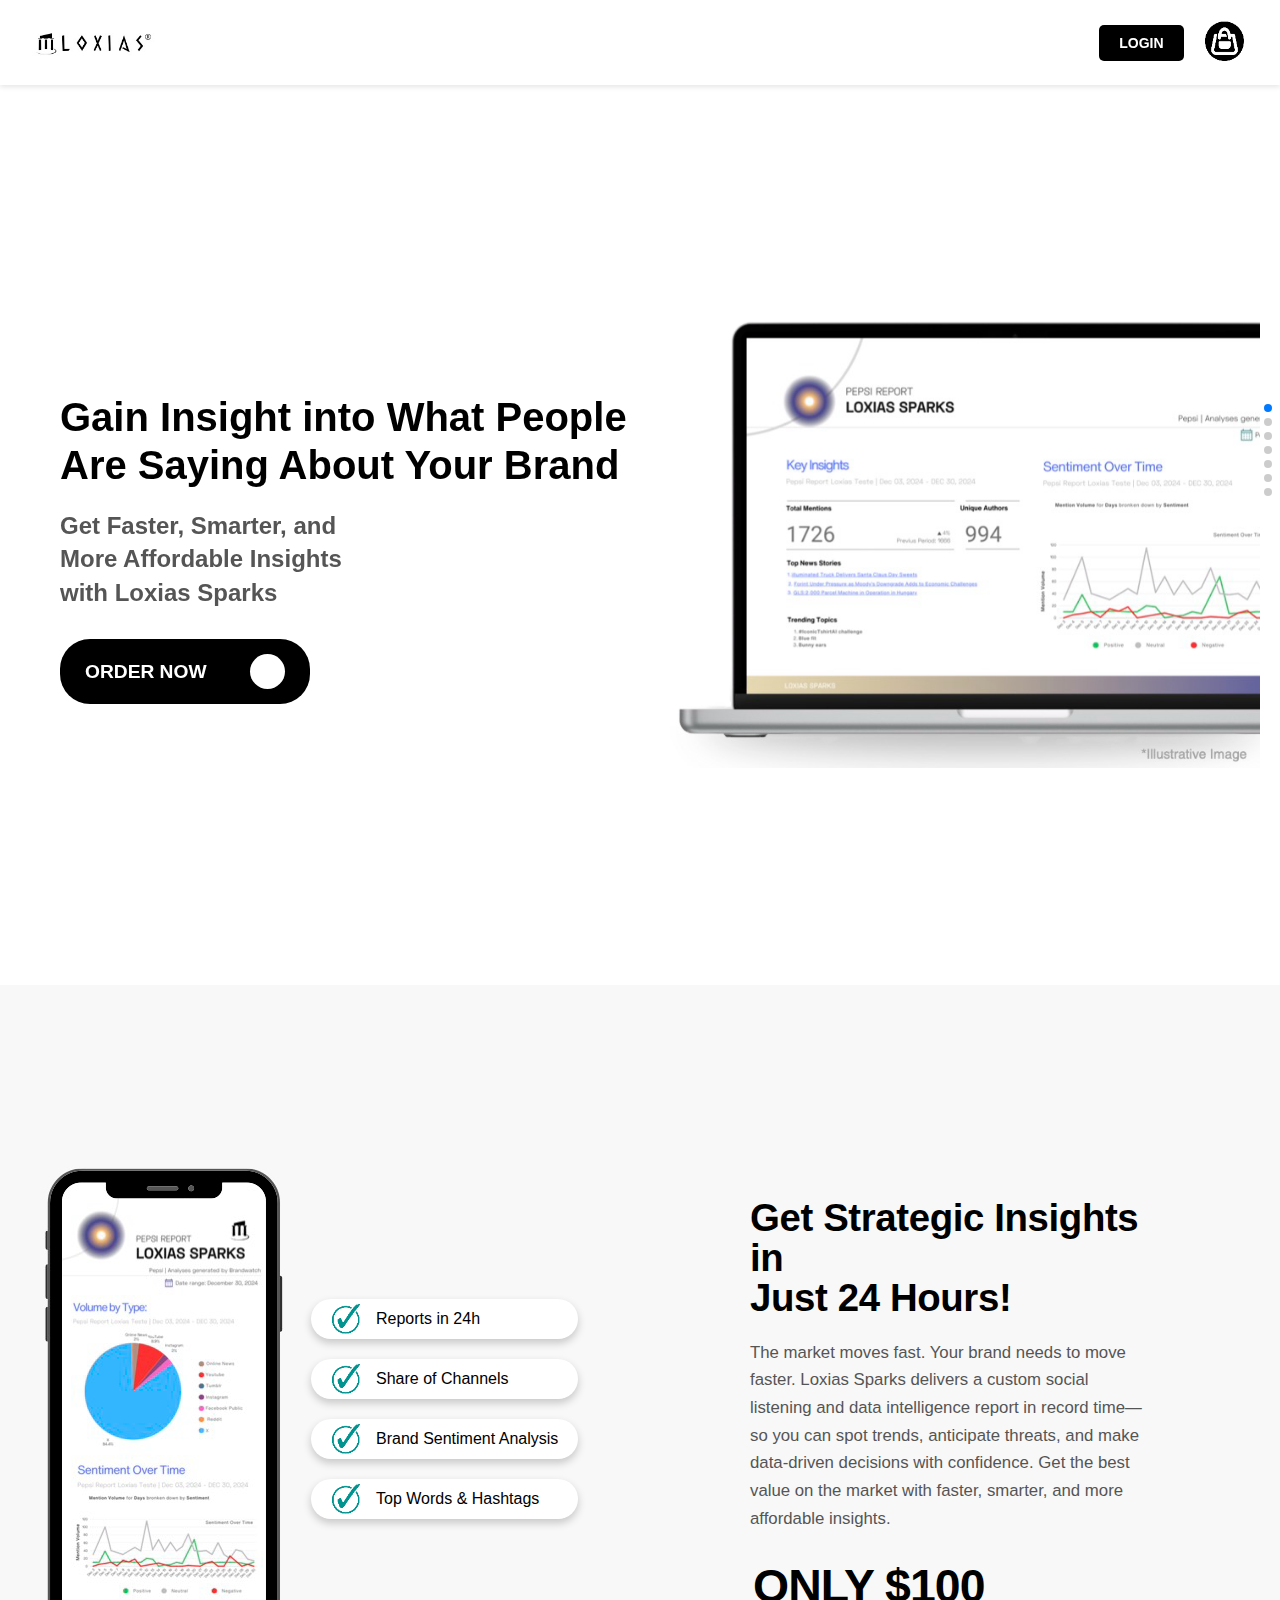
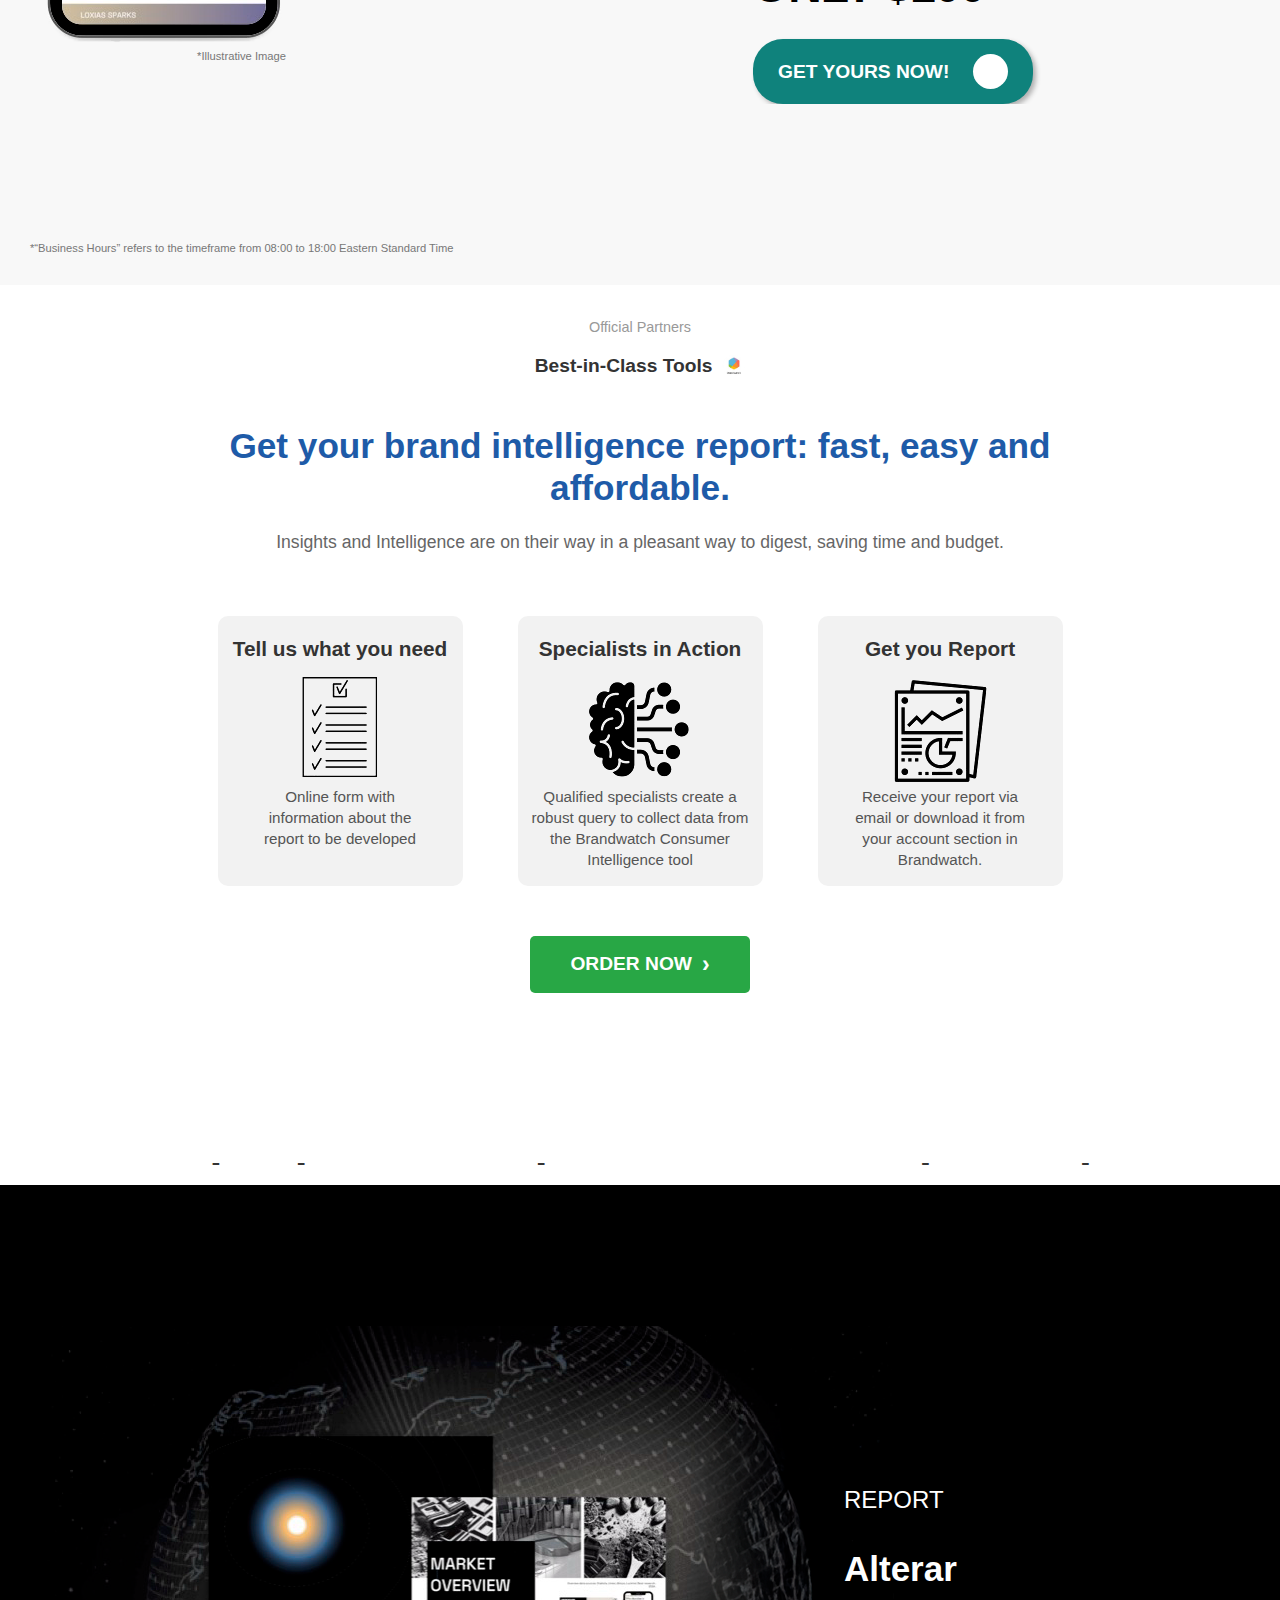
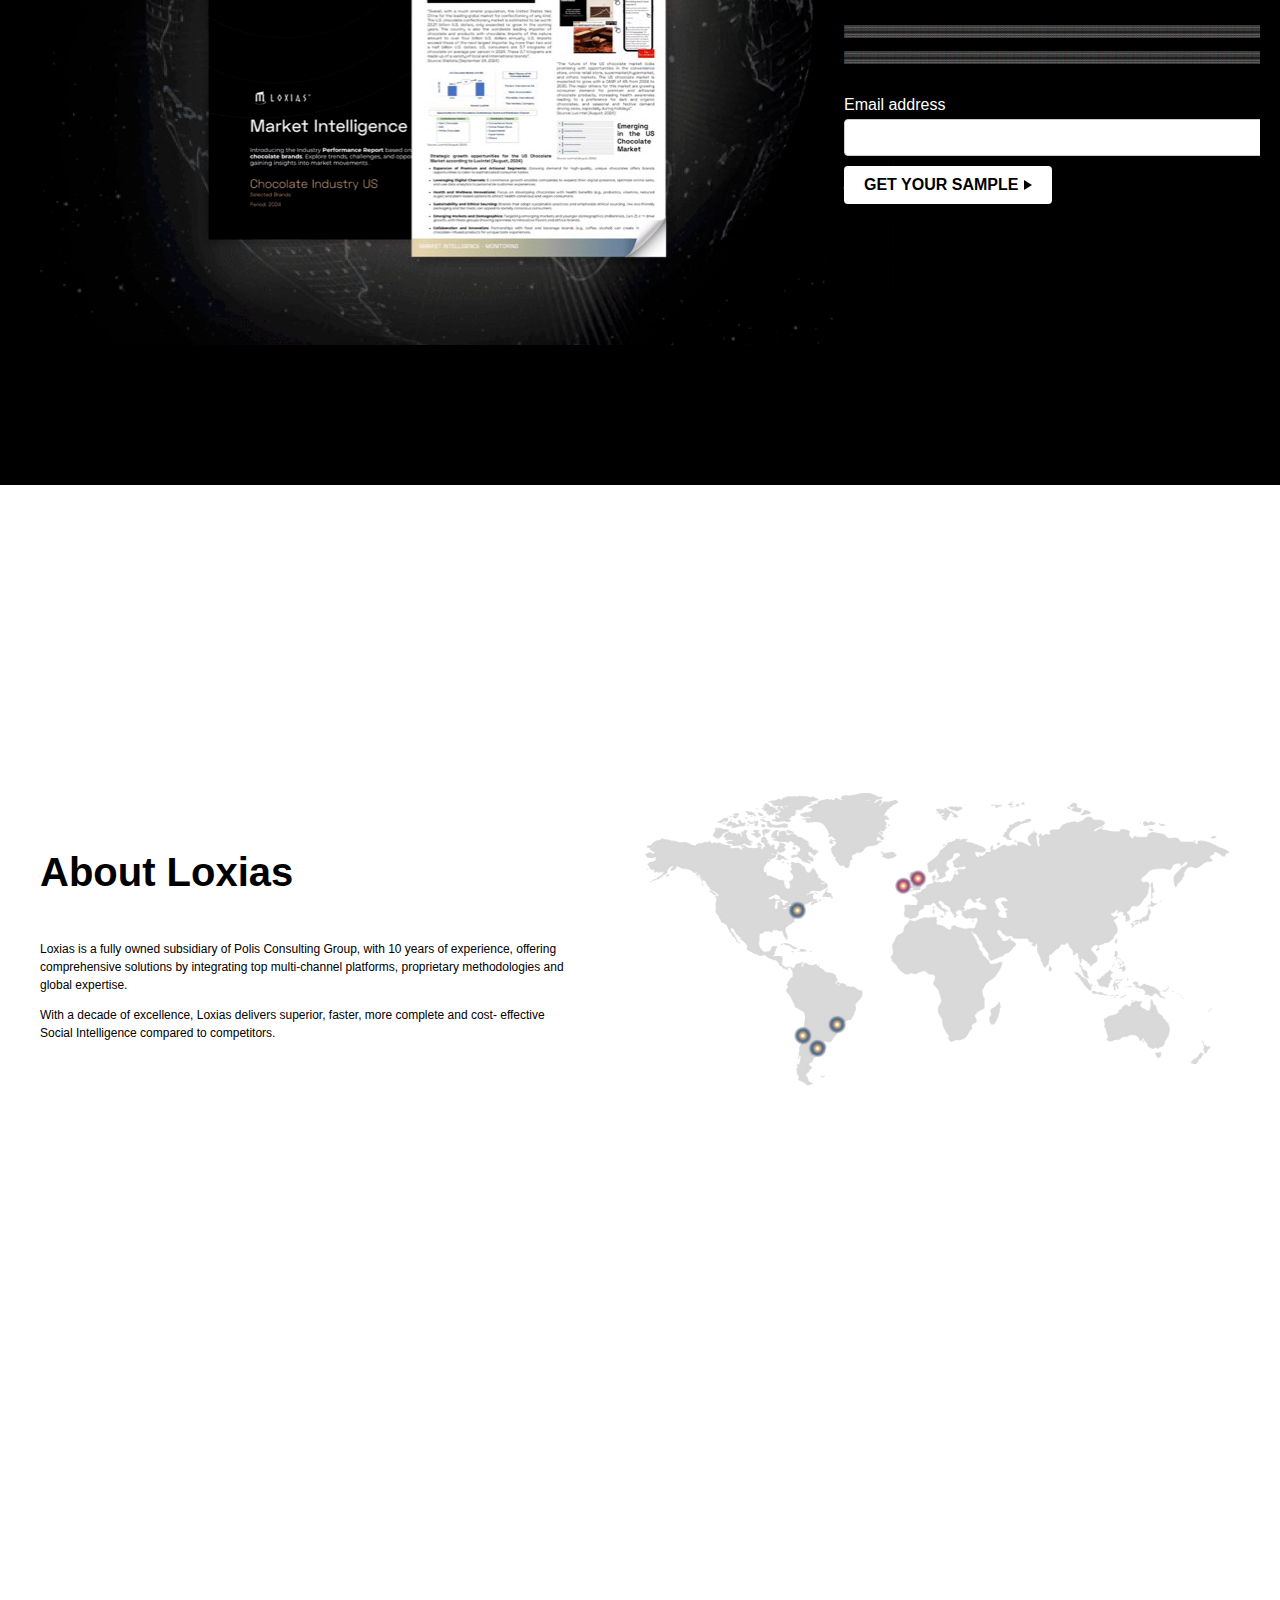
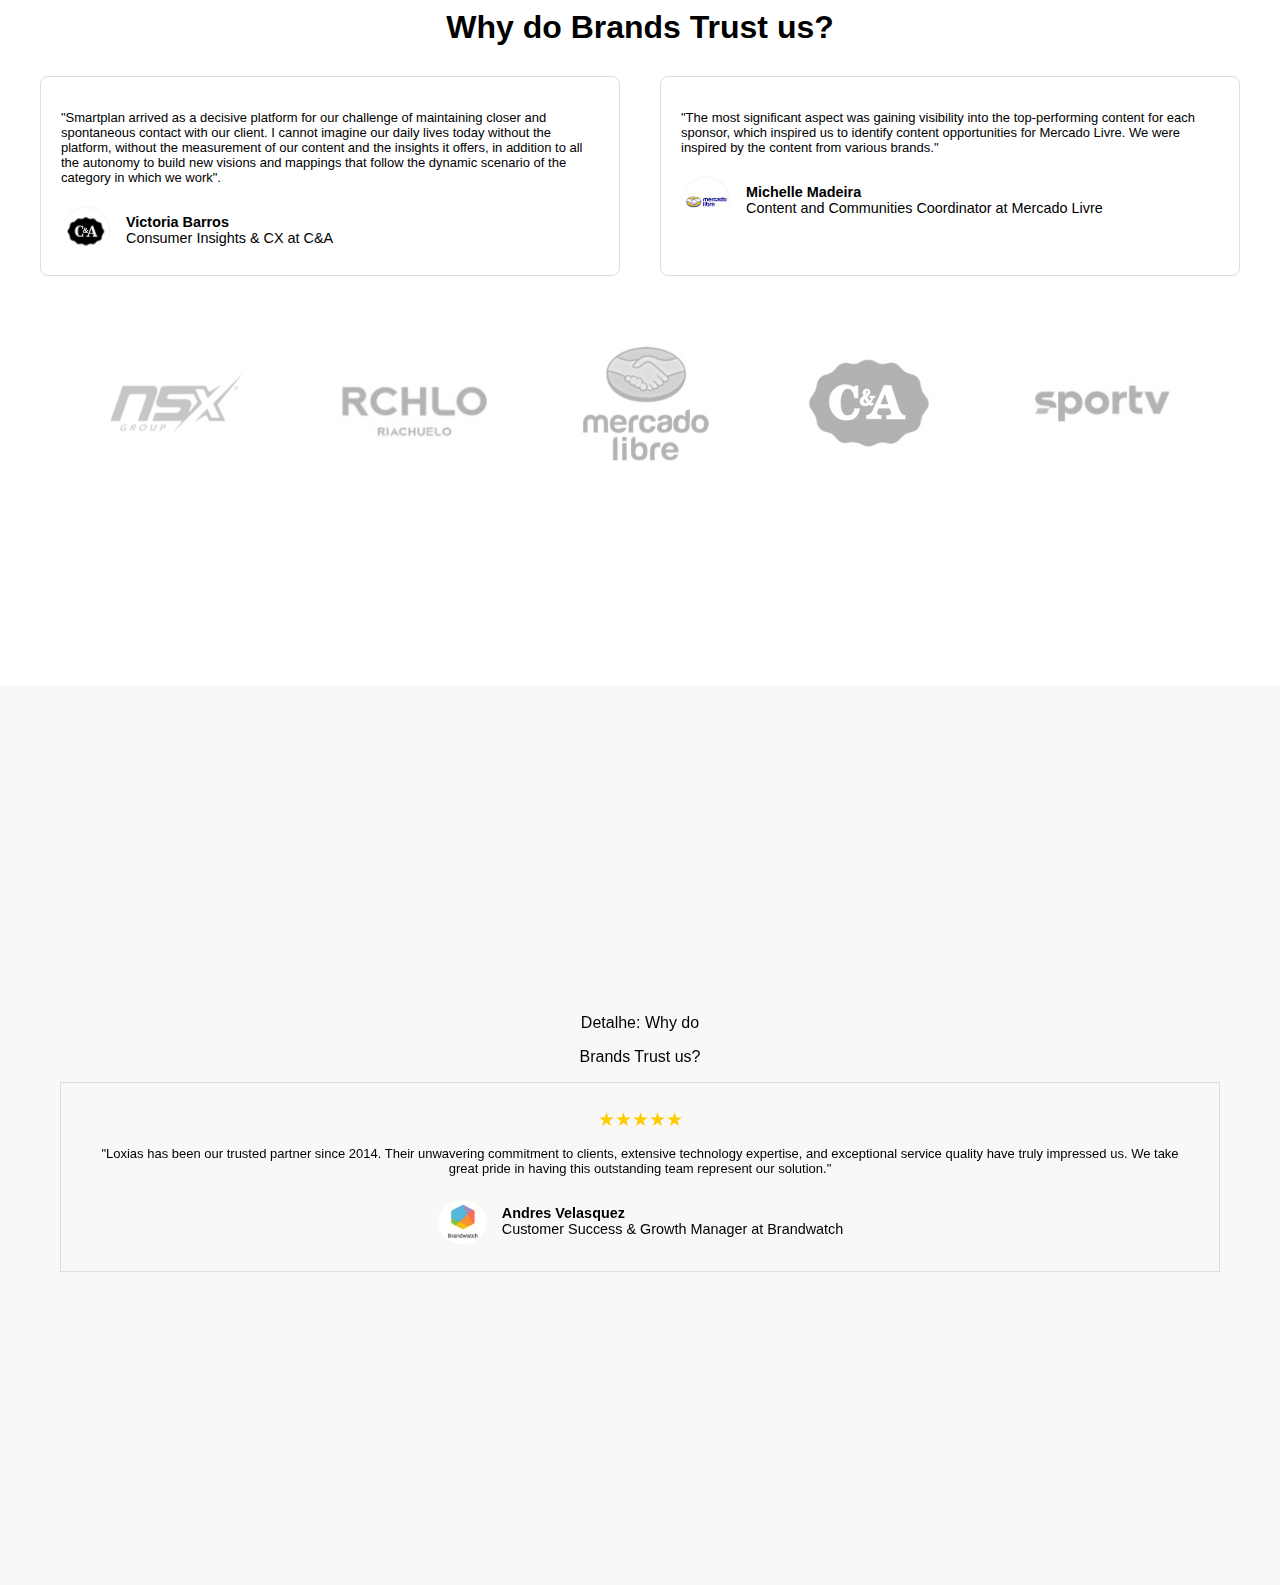
<file: Loxias/index.html>
<!DOCTYPE html>
<html lang="pt-BR">

<head>
  <meta charset="UTF-8">
  <meta name="viewport" content="width=device-width, initial-scale=1.0">
  <title>Loxias Sparks</title>
  <link rel="stylesheet" href="https://cdnjs.cloudflare.com/ajax/libs/font-awesome/6.4.2/css/all.min.css"
    integrity="sha512-z3gLpd7yknf1YoNbCzqRKc4qyor8gaKU1qmn+CShxbuBusANI9QpRohGBreCFkKxLhei6S9CQXFEbbKuqLg0DA=="
    crossorigin="anonymous" referrerpolicy="no-referrer" />
  <link rel="stylesheet" href="https://unpkg.com/swiper/swiper-bundle.min.css" />
  <link rel="stylesheet" href="style.css">
  <style>
    header {
      position: fixed;
      /* Fixa o header no topo */
      top: 0;
      left: 0;
      width: 100%;
      z-index: 1000;
      /* Garante que o header fique acima do conteúdo */
      background-color: white;
      /* Cor de fundo (ajuste conforme seu design) */
      box-shadow: 0 2px 5px rgba(0, 0, 0, 0.1);
      /* Sombra (opcional) */
      /* Outros estilos do seu header (padding, altura, etc.) */
    }

    /* CSS ESSENCIAL PARA O SWIPER (Mantenha este bloco aqui) */
    html,
    body {
      margin: 0;
      padding: 0;
      height: 100%;
      /* Swiper precisa disso para funcionar em tela cheia */
      font-family: sans-serif;
      /* Exemplo, ajuste conforme seu design */
    }

    .swiper-container {
      width: 100%;
      height: 100%;
    }

    .swiper-slide {
      display: flex;
      /* Flexbox é ótimo para centralizar */
      flex-direction: column;
      /* Empilha o conteúdo verticalmente */
      justify-content: center;
      /* Centraliza verticalmente */
      align-items: center;
      /* Centraliza horizontalmente */
      padding: 20px;
      box-sizing: border-box;
      /* Boa prática */
    }

    /* Adicione esta classe para o conteúdo que precisa de scroll */
    .scrollable-content {
      overflow-y: auto;
      /* Habilita a rolagem vertical */
      max-height: 100%;
      /* Garante que o conteúdo não ultrapasse a altura do slide */
      width: 100%;
      /* Ocupa toda a largura disponível */
    }
  </style>

</head>

<body>
  <header>
    <nav class="navbar">
      <div class="logo">
        <img src="images/logo.png" alt="Logo Loxias">
      </div>
      <div class="nav-buttons">
        <button class="login-button">LOGIN</button>
        <button class="cart-button">
          <img src="images/cart-ico.png" alt="Ícone do Carrinho">
        </button>
      </div>
    </nav>
  </header>


  <div class="swiper-container">
    <div class="swiper-wrapper">

      <div class="swiper-slide section-one">
        <div class="home-text">
          <h1>Gain Insight into What People Are Saying About Your Brand</h1>
          <h2>Get Faster, Smarter, and<br>More Affordable Insights<br>with Loxias Sparks</h2>
          <button class="order-button">
            ORDER NOW
            <span class="icon-wrapper">
              <i class="fas fa-arrow-right"></i> </button>
        </div>
        <div class="home-image">
          <img src="images/pc.png" alt="Imagem Ilustrativa PC" class="pc-img">
        </div>
      </div>



      <div class="swiper-slide section-two">
        <div class="scrollable-content">

          <div class="section-two-content">
            <div class="section-two-image-and-buttons">
              <div class="phone-image">
                <img src="images/phone.png" alt="Imagem Ilustrativa Celular" class="phone-img">
                <p class="illustrative-image-text">*Illustrative Image</p>
              </div>
              <div class="benefits-list">
                <ul class="feature-list">
                  <li class="feature-item">
                    <i class="fas fa-check-circle feature-icon"></i>
                    Reports in 24h
                  </li>
                  <li class="feature-item">
                    <i class="fas fa-check-circle feature-icon"></i>
                    Share of Channels
                  </li>
                  <li class="feature-item">
                    <i class="fas fa-check-circle feature-icon"></i>
                    Brand Sentiment Analysis
                  </li>
                  <li class="feature-item">
                    <i class="fas fa-check-circle feature-icon"></i>
                    Top Words &amp; Hashtags
                  </li>
                </ul>
              </div>
            </div>
            <div class="section-two-text">
              <h2>Get Strategic Insights in<br>Just 24 Hours!</h2>
              <p>The market moves fast. Your brand needs to move<br>faster. Loxias Sparks delivers a custom
                social<br>listening and data intelligence report in record time—<br>so you can spot trends, anticipate
                threats, and make<br>data-driven decisions with confidence. Get the best<br>value on the market with
                faster, smarter, and more<br>affordable insights.</p>
              <div class="price-and-button">
                <p class="price-text">ONLY $100</p>
                <button class="get-yours-button">
                  GET YOURS NOW!
                  <span class="icon-wrapper">
                    <i class="fas fa-arrow-right"></i>
                  </span>
                </button>
              </div>
            </div>
          </div>
          <p class="business-hours-text">*“Business Hours” refers to the timeframe from 08:00 to 18:00 Eastern
            Standard
            Time</p>
        </div>
      </div>

      <div class="swiper-slide section-three">
        <div class="scrollable-content">
          <div class="section-three-header">
            <p class="official-partners">Official Partners</p>
            <div class="best-in-class-tools">
              <p class="best-in-class-text">Best-in-Class Tools</p>
              <img src="images/brandwatch.png" alt="Logo Brandwatch" class="brandwatch-logo">
            </div>
          </div>

          <div class="section-three-content">
            <h2 class="section-title">Get your brand intelligence report: fast, easy and affordable.</h2>
            <p class="section-subtitle">Insights and Intelligence are on their way in a pleasant way to digest,
              saving
              time and budget.</p>

            <div class="steps-section">
              <div class="step-box">
                <h3 class="step-title">Tell us what you need</h3>
                <div class="step-icon">
                  <img src="images/ico1.png" alt="Ícone Passo 1" class="step-ico">
                </div>
                <p class="step-description">Online form with<br>information about the<br>report to be developed
                </p>
              </div>

              <div class="step-box">
                <h3 class="step-title">Specialists in Action</h3>
                <div class="step-icon">
                  <img src="images/ico2.png" alt="Ícone Passo 2" class="step-ico">
                </div>
                <p class="step-description">Qualified specialists create a<br>robust query to collect data
                  from<br>the
                  Brandwatch Consumer<br>Intelligence tool</p>
              </div>

              <div class="step-box">
                <h3 class="step-title">Get you Report</h3>
                <div class="step-icon">
                  <img src="images/ico3.png" alt="Ícone Passo 3" class="step-ico">
                </div>
                <p class="step-description">Receive your report via<br>email or download it from<br>your account
                  section
                  in<br>Brandwatch.</p>
              </div>
            </div>

            <button class="order-now-button-section-three">ORDER NOW <span class="arrow-icon"></span></button>
          </div>

          <div class="section-three-footer">
            <h3 class="footer-title">Download a Free Industry Report and Experience<br>Loxias's Standard of
              Excellence.
            </h3>
            <p class="footer-subtitle">Unlock exclusive insights, dive into key trends, rising consumer and growth
              opportunities</p>
          </div>
        </div>
      </div>

      <div class="swiper-slide section-four">
        <div class="scrollable-content">
          <div class="container">
            <div class="image-wrapper"> </div>
            <img src="images/globo.png" alt="Prévia do Relatório">

            <div class="conteudo-texto">
              <h2>REPORT</h2>
              <h1>Alterar</h1>

              <div style="font-family: Arial, sans-serif; font-size: 12px; color: rgba(255, 255, 255, 0.8);">
                <p>▒▒▒▒▒▒▒▒▒▒▒▒▒▒▒▒▒▒▒▒▒▒▒▒▒▒▒▒▒▒▒▒▒▒▒▒▒▒▒▒▒▒▒▒▒▒▒▒▒▒▒▒▒</p>
                <p>▒▒▒▒▒▒▒▒▒▒▒▒▒▒▒▒▒▒▒▒▒▒▒▒▒▒▒▒▒▒▒▒▒▒▒▒▒▒▒▒▒▒▒▒▒▒▒▒▒▒▒▒▒</p>
              </div>

              <form>
                <label for="email">Email address</label>
                <input type="email" id="email" name="email" placeholder="">
                <button type="submit">GET YOUR SAMPLE <span class="arrow"></span></button>
              </form>
            </div>
          </div>
        </div>
      </div>

      <div class="swiper-slide section-five">
        <div class="scrollable-content">
          <div class="container">
            <div class="conteudo-texto">
              <h2>About Loxias</h2>
              <p>
                Loxias is a fully owned subsidiary of Polis Consulting Group, with 10 years of experience,
                offering comprehensive solutions by integrating top multi-channel platforms, proprietary
                methodologies and global expertise.
              </p>
              <p>
                With a decade of excellence, Loxias delivers superior, faster, more complete and cost-
                effective Social Intelligence compared to competitors.
              </p>
            </div>
            <div class="image-container">
              <img src="images/map.png" alt="Mapa Mundi com Localizações">
            </div>
          </div>
        </div>
      </div>

      <div class="swiper-slide section-six">
        <div class="scrollable-content">
          <div class="container">
            <h2>Why do Brands Trust us?</h2>
            <div class="testimonial-grid">
              <div class="testimonial">
                <p class="quote">"Smartplan arrived as a decisive platform for our challenge of
                  maintaining
                  closer
                  and
                  spontaneous contact with our client. I cannot imagine our daily lives today without
                  the
                  platform,
                  without the measurement of our content and the insights it offers, in addition to
                  all
                  the
                  autonomy
                  to
                  build new visions and mappings that follow the dynamic scenario of the category in
                  which
                  we
                  work".
                </p>
                <div class="author">
                  <img src="images/logo1.png" alt="Logo C&A">
                  <div class="author-info">
                    <p class="author-name">Victoria Barros</p>
                    <p class="author-title">Consumer Insights &amp; CX at C&amp;A</p>
                  </div>
                </div>
              </div>
              <div class="testimonial">
                <p class="quote">"The most significant aspect was gaining visibility into the
                  top-performing
                  content
                  for
                  each sponsor, which inspired us to identify content opportunities for Mercado Livre.
                  We
                  were
                  inspired
                  by the content from various brands."</p>
                <div class="author">
                  <img src="images/logo2.png" alt="Logo Mercado Livre">
                  <div class="author-info">
                    <p class="author-name">Michelle Madeira</p>
                    <p class="author-title">Content and Communities Coordinator at Mercado Livre</p>
                  </div>
                </div>
              </div>
            </div>

            <div class="detalhe">
              <div class="logo-grid">
                <img src="images/logo3.png" alt="Logo 1">
                <img src="images/logo4.png" alt="Logo 2">
                <img src="images/logo5.png" alt="Logo 3">
                <img src="images/logo6.png" alt="Logo 4">
                <img src="images/logo7.png" alt="Logo 5">
              </div>
            </div>
          </div>
        </div>
      </div>

      <div class="swiper-slide section-seven">
        <div class="scrollable-content">
          <div class="logo-grid">
            <img src="images/logo.png" alt="Logo Loxias">
          </div>
          <p class="footer-text">
            Lumaneri House Blythe Gate, Blythe Valley Park, Solihull <br>
            United Kingdom B90, 8AH <br><br>
            <a href="#">Privacy Policy</a> - <a href="#">Terms and conditions</a><br><br> Polis
            Consulting
            Group
            <br>
            ©2023 Loxias. All rights reserved.
          </p>
        </div>
        <div class="swiper-slide">
          <div class="scrollable-content">
            <div class="container">
              <p>Detalhe: Why do</p>
              <p>Brands Trust us?</p>

              <div class="testimonial-single">
                <div class="rating">
                  <span>★★★★★</span>
                </div>
                <p class="quote">"Loxias has been our trusted partner since 2014. Their unwavering
                  commitment
                  to
                  clients,
                  extensive technology expertise, and exceptional service quality have truly
                  impressed
                  us.
                  We
                  take
                  great
                  pride
                  in having this outstanding team represent our solution."</p>
                <div class="author">
                  <img src="images/brandwatch.png" alt="Logo Brandwatch">
                  <div class="author-info">
                    <p class="author-name">Andres Velasquez</p>
                    <p class="author-title">Customer Success &amp; Growth Manager at Brandwatch
                    </p>
                  </div>
                </div>
              </div>

            </div>
          </div>
        </div>
      </div>
    </div>
    <div class="swiper-pagination"></div>
  </div>
  <script src="https://unpkg.com/swiper/swiper-bundle.min.js"></script>
  <script>
    var mySwiper = new Swiper('.swiper-container', {
      direction: 'vertical',
      slidesPerView: 1,
      spaceBetween: 0,
      mousewheel: true,
      pagination: {
        el: '.swiper-pagination',
        clickable: true,
      },
      // navigation: { // Descomente se quiser as setas
      //   nextEl: '.swiper-button-next',
      //   prevEl: '.swiper-button-prev',
      // },
      speed: 600, // Ajuste a velocidade da transição
      freeMode: false, // Descomente se quiser o modo livre

    });
    function setHeaderPadding() {
      var headerHeight = document.querySelector('header').offsetHeight; // Obtém a altura do header
      document.querySelector('.swiper-container').style.paddingTop = headerHeight + 'px'; // Define o padding-top
    }

    // Garante que a função seja chamada também quando a página carregar,
    // antes mesmo da inicialização do Swiper (caso o Swiper demore um pouco)
    window.addEventListener('load', setHeaderPadding);
  </script>

</body>

</html>
</file>
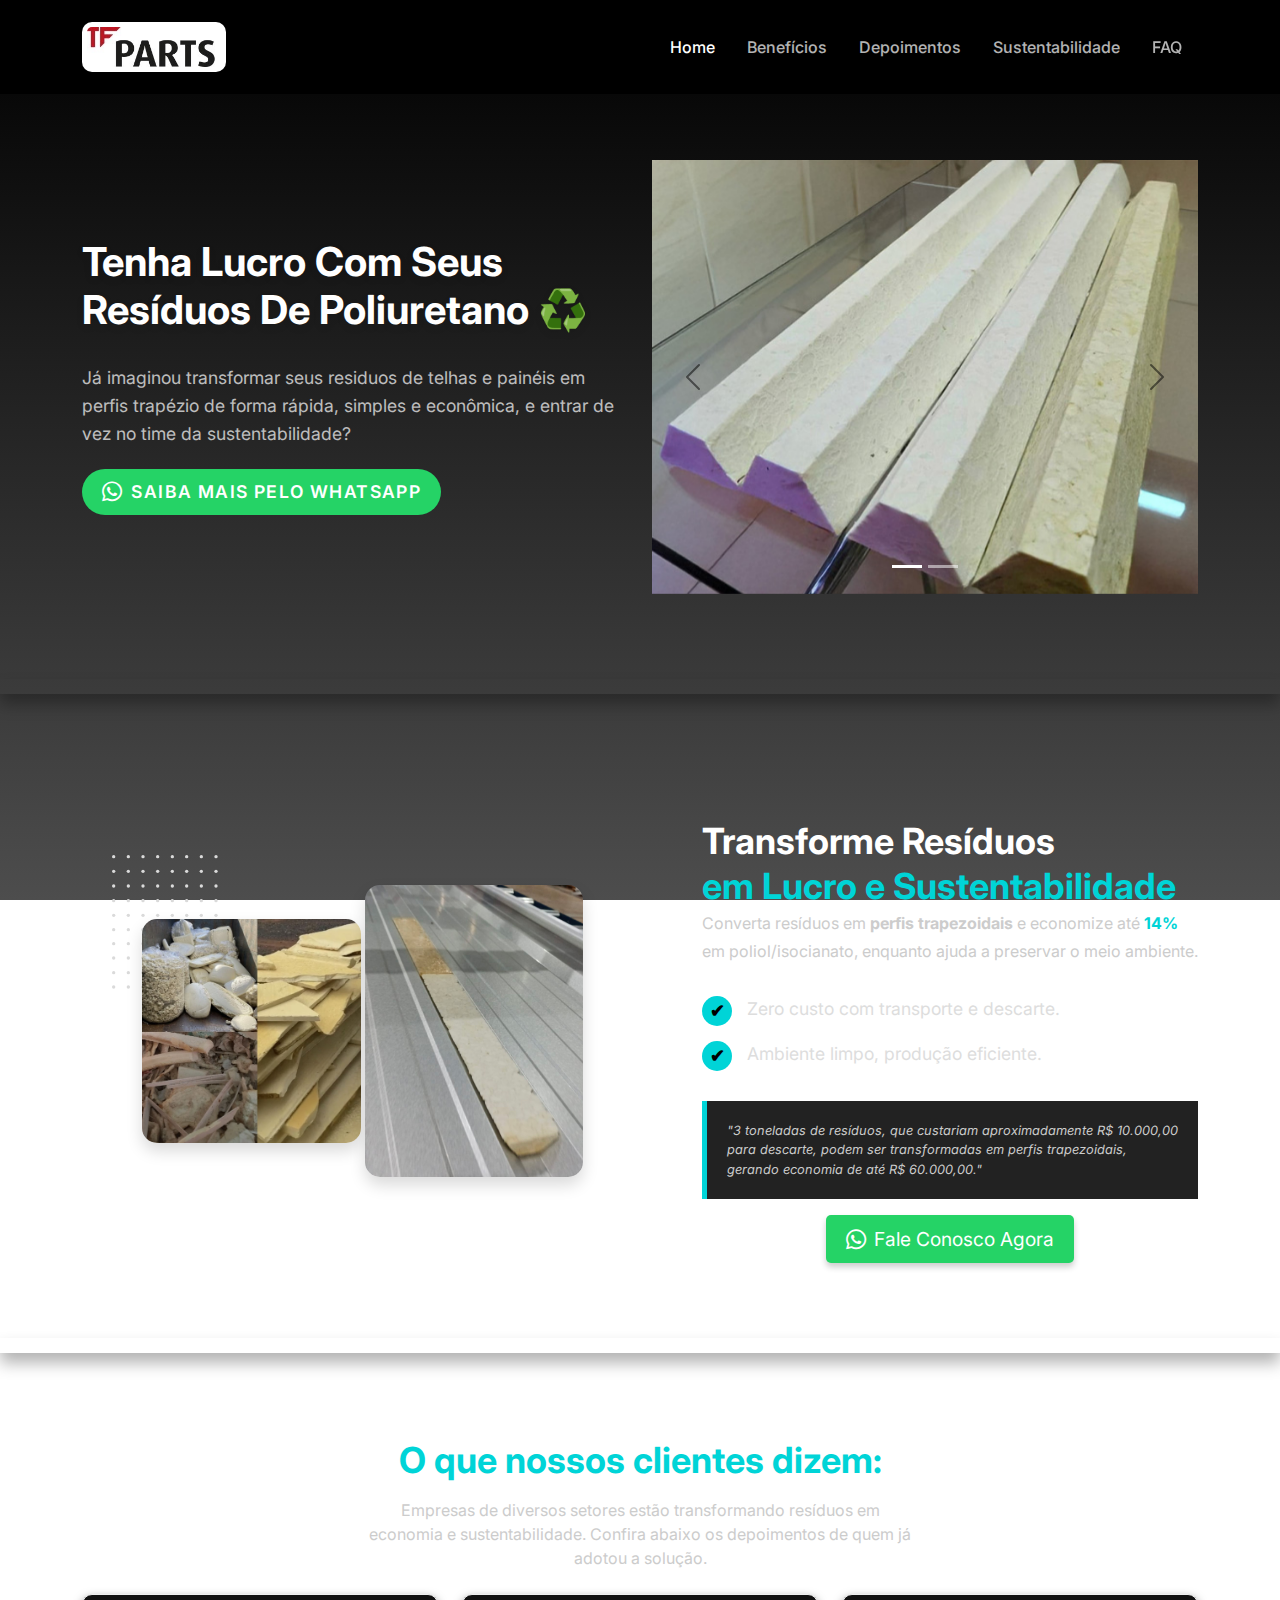
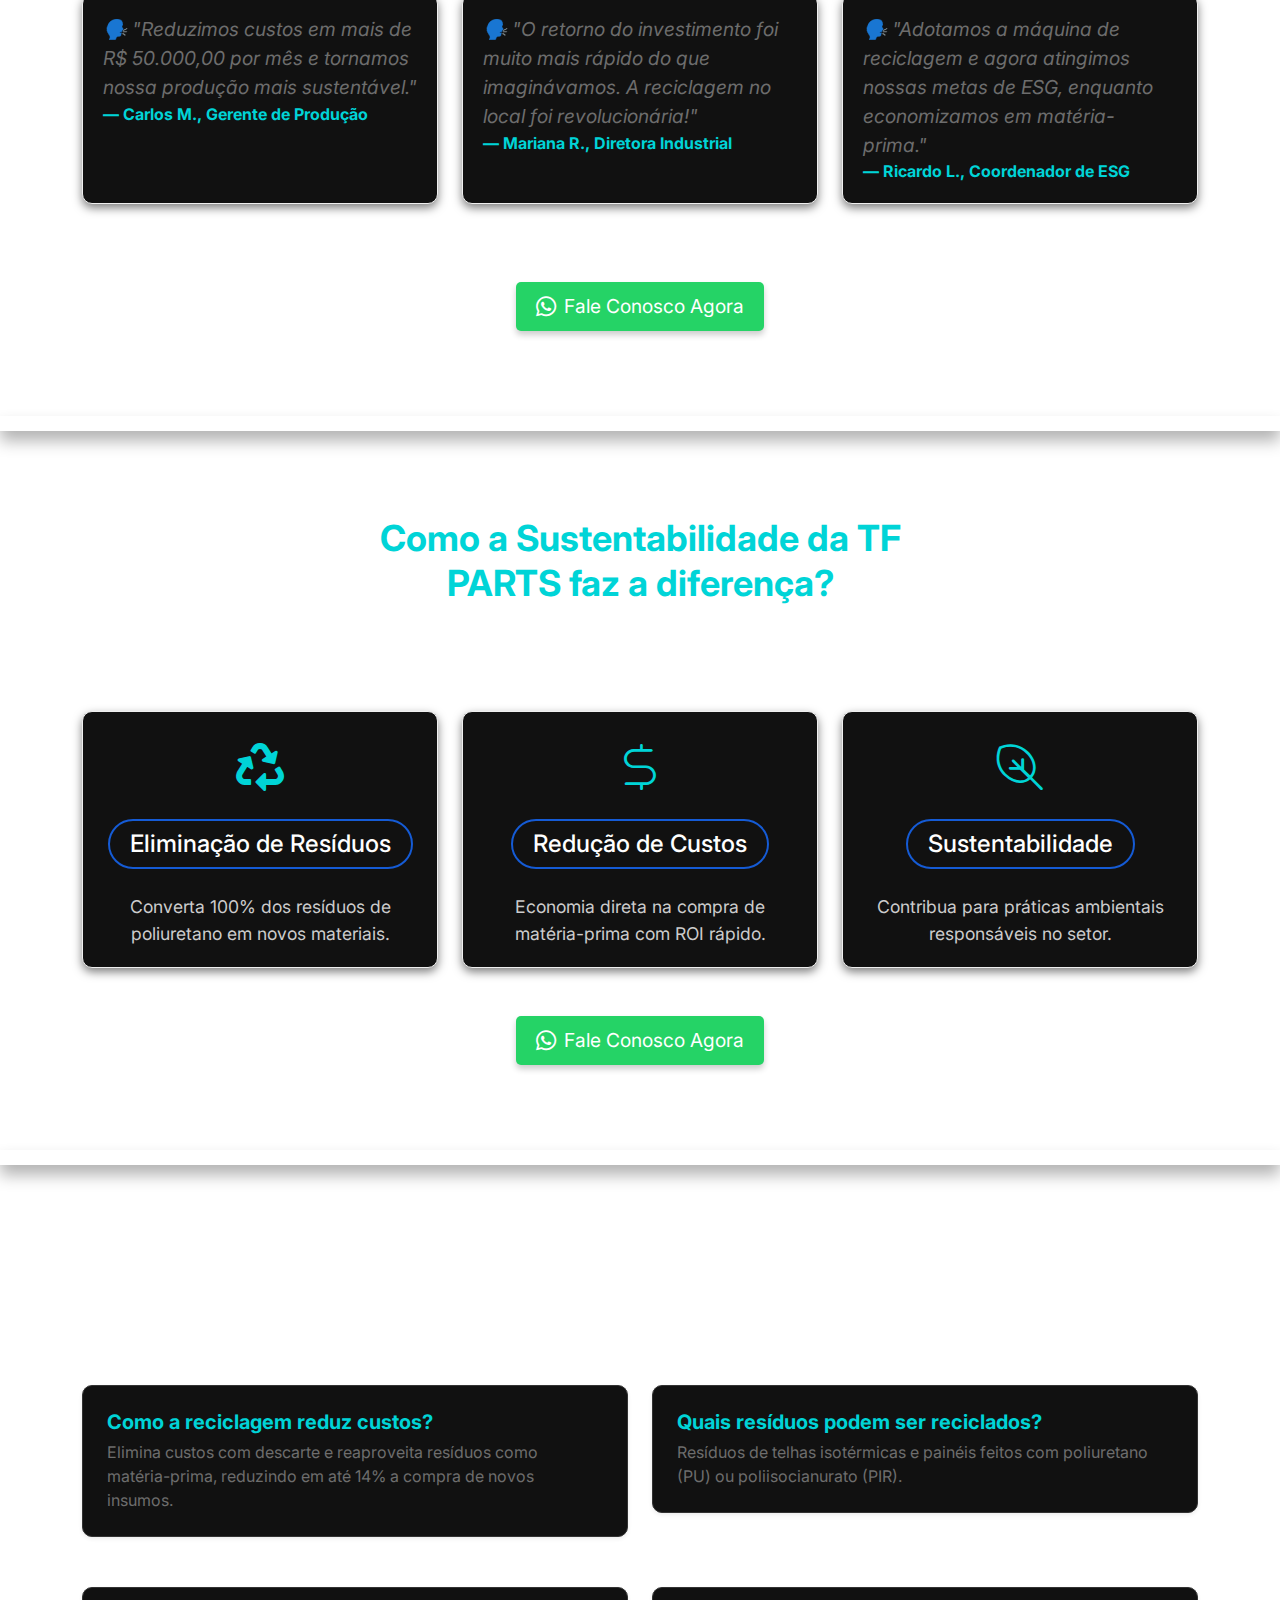
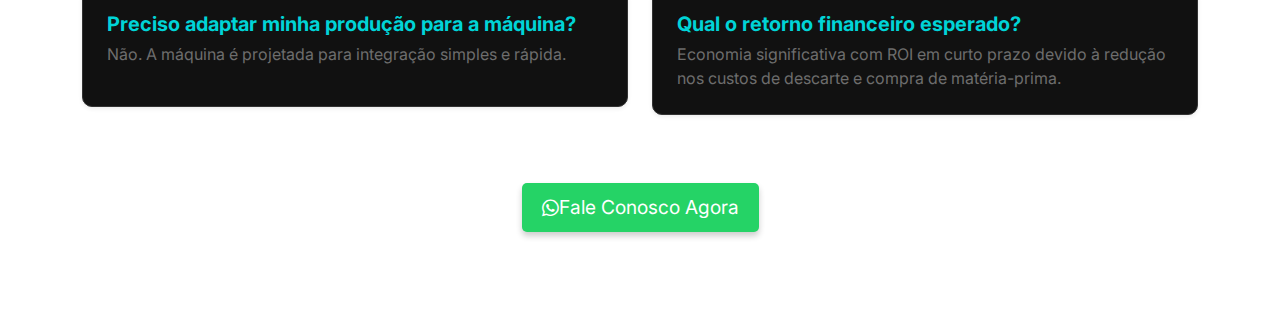
<file: tfparts/index.html>
<!DOCTYPE html>
<html lang="en">

<head>
  <!--====== Required meta tags ======-->
  <meta charset="utf-8" />
  <meta http-equiv="x-ua-compatible" content="ie=edge" />
  <meta name="description" content="" />
  <meta name="viewport" content="width=device-width, initial-scale=1, shrink-to-fit=no" />

  <!--====== Title ======-->
  <title>Business | Bootstrap 5 Business Template</title>

  <!--====== Favicon Icon ======-->
  <link rel="shortcut icon" href="../assets/images/favicon.svg" type="image/svg" />

  <!--====== Bootstrap css ======-->
  <link rel="stylesheet" href="assets/css/bootstrap.min.css" />

  <!--====== Line Icons css ======-->
  <link rel="stylesheet" href="assets/css/lineicons.css" />

  <!--====== Tiny Slider css ======-->
  <link rel="stylesheet" href="assets/css/tiny-slider.css" />

  <!--====== gLightBox css ======-->
  <link rel="stylesheet" href="assets/css/glightbox.min.css" />

  <link rel="stylesheet" href="style.css" />
  <link href="https://cdnjs.cloudflare.com/ajax/libs/font-awesome/5.15.4/css/all.min.css" rel="stylesheet">
  <style>

  </style>
    
</head>

<body>
  <section class="navbar-area navbar-nine">
    <div class="container">
      <div class="row">
        <div class="col-lg-12">
          <nav class="navbar navbar-expand-lg">
            <div class="logo-container">
              <!-- Logo -->
              <a href="#">
                <img src="assets/images/logo.png" alt="TF Logo" class="logo-image" 
                  style="
                    max-height: 50px; 
                    border-radius: 10px; 
                    padding: 5px; 
                    background-color: #fff; 
                    box-shadow: 0px 4px 10px rgba(0, 0, 0, 0.5);" />
              </a>
            </div>

            <!-- Botão de colapso -->
            <button class="navbar-toggler" type="button" data-bs-toggle="collapse" data-bs-target="#navbarNine"
              aria-controls="navbarNine" aria-expanded="false" aria-label="Toggle navigation" style="border: none;">
              <span class="toggler-icon" style="background-color: #00d4d7; display: block; width: 30px; height: 3px; margin-bottom: 5px;"></span>
              <span class="toggler-icon" style="background-color: #00d4d7; display: block; width: 30px; height: 3px; margin-bottom: 5px;"></span>
              <span class="toggler-icon" style="background-color: #00d4d7; display: block; width: 30px; height: 3px;"></span>
            </button>

            <!-- Menu -->
            <div class="collapse navbar-collapse" id="navbarNine">
              <ul class="navbar-nav ms-auto">
                <li class="nav-item">
                  <a class="nav-link page-scroll active" href="#hero-area" style="color: #fff;">Home</a>
                </li>
                <li class="nav-item">
                  <a class="nav-link page-scroll" href="#about" style="color: #fff;">Benefícios</a>
                </li>
                <li class="nav-item">
                  <a class="nav-link page-scroll" href="#services" style="color: #fff;">Depoimentos</a>
                </li>
                <li class="nav-item">
                  <a class="nav-link page-scroll" href="#pricing" style="color: #fff;">Sustentabilidade</a>
                </li>
                <li class="nav-item">
                  <a class="nav-link page-scroll" href="#blog" style="color: #fff;">FAQ</a>
                </li>
              </ul>
            </div>

            <!-- Menu lateral -->
            <div class="navbar-btn d-lg-none">
              
            </div>
            
          </nav>
        </div>
      </div>
    </div>
  </section>
  
  


<section id="hero-area" class="header-area header-eight section-transparent">
    <div class="container">
      <div class="row align-items-center">
        <div class="col-lg-6 col-md-12 col-12">
          <div class="header-content">
            <h1>Tenha lucro com seus resíduos de poliuretano ♻️</h1>
            <p>
              Já imaginou transformar seus residuos de telhas e painéis em perfis trapézio de forma rápida, simples e econômica, e entrar de vez no time da sustentabilidade?
            </p>
            <div class="button">
                <a href="https://wa.me/5511999999999" class="btn whatsapp-btn">
                  <i class="fab fa-whatsapp"></i> Saiba Mais pelo WhatsApp
                </a>
              </div>
          </div>
        </div>
        <div class="col-lg-6 col-md-12 col-12">
          <div id="heroCarousel" class="carousel slide" data-bs-ride="carousel" data-bs-interval="5000">
            <div class="carousel-indicators">
              <button type="button" data-bs-target="#heroCarousel" data-bs-slide-to="0" class="active" aria-current="true" aria-label="Slide 1"></button>
              <button type="button" data-bs-target="#heroCarousel" data-bs-slide-to="1" aria-label="Slide 2"></button>
            </div>
            <div class="carousel-inner">
              <div class="carousel-item active">
                <img src="assets/images/residuos-01.jpg" class="d-block w-100" alt="Resíduos Industriais Reciclados">
              </div>
              <div class="carousel-item">
                <img src="assets/images/residuos-02.jpg" class="d-block w-100" alt="Exemplo de Sustentabilidade">
              </div>
            </div>
            <button class="carousel-control-prev" type="button" data-bs-target="#heroCarousel" data-bs-slide="prev">
              <span class="carousel-control-prev-icon" aria-hidden="true"></span>
              <span class="visually-hidden">Anterior</span>
            </button>
            <button class="carousel-control-next" type="button" data-bs-target="#heroCarousel" data-bs-slide="next">
              <span class="carousel-control-next-icon" aria-hidden="true"></span>
              <span class="visually-hidden">Próximo</span>
            </button>
          </div>
        </div>
      </div>
    </div>
  </section>
 
  <section class="about-area about-five section-transparent" id="about">
    <div class="container">
      <div class="row align-items-center">
        <div class="col-lg-6 col-12">
          <div class="about-image-five">
            <svg class="shape" width="106" height="134" viewBox="0 0 106 134" fill="none"
              xmlns="http://www.w3.org/2000/svg">
              <circle cx="1.66654" cy="1.66679" r="1.66667" fill="#DADADA" />
              <circle cx="1.66654" cy="16.3335" r="1.66667" fill="#DADADA" />
              <circle cx="1.66654" cy="31.0001" r="1.66667" fill="#DADADA" />
              <circle cx="1.66654" cy="45.6668" r="1.66667" fill="#DADADA" />
              <circle cx="1.66654" cy="60.3335" r="1.66667" fill="#DADADA" />
              <circle cx="1.66654" cy="88.6668" r="1.66667" fill="#DADADA" />
              <circle cx="1.66654" cy="117.667" r="1.66667" fill="#DADADA" />
              <circle cx="1.66654" cy="74.6668" r="1.66667" fill="#DADADA" />
              <circle cx="1.66654" cy="103" r="1.66667" fill="#DADADA" />
              <circle cx="1.66654" cy="132" r="1.66667" fill="#DADADA" />
              <circle cx="16.3333" cy="1.66679" r="1.66667" fill="#DADADA" />
              <circle cx="16.3333" cy="16.3335" r="1.66667" fill="#DADADA" />
              <circle cx="16.3333" cy="31.0001" r="1.66667" fill="#DADADA" />
              <circle cx="16.3333" cy="45.6668" r="1.66667" fill="#DADADA" />
              <circle cx="16.333" cy="60.3335" r="1.66667" fill="#DADADA" />
              <circle cx="16.333" cy="88.6668" r="1.66667" fill="#DADADA" />
              <circle cx="16.333" cy="117.667" r="1.66667" fill="#DADADA" />
              <circle cx="16.333" cy="74.6668" r="1.66667" fill="#DADADA" />
              <circle cx="16.333" cy="103" r="1.66667" fill="#DADADA" />
              <circle cx="16.333" cy="132" r="1.66667" fill="#DADADA" />
              <circle cx="30.9998" cy="1.66679" r="1.66667" fill="#DADADA" />
              <circle cx="74.6665" cy="1.66679" r="1.66667" fill="#DADADA" />
              <circle cx="30.9998" cy="16.3335" r="1.66667" fill="#DADADA" />
              <circle cx="74.6665" cy="16.3335" r="1.66667" fill="#DADADA" />
              <circle cx="30.9998" cy="31.0001" r="1.66667" fill="#DADADA" />
              <circle cx="74.6665" cy="31.0001" r="1.66667" fill="#DADADA" />
              <circle cx="30.9998" cy="45.6668" r="1.66667" fill="#DADADA" />
              <circle cx="74.6665" cy="45.6668" r="1.66667" fill="#DADADA" />
              <circle cx="31" cy="60.3335" r="1.66667" fill="#DADADA" />
              <circle cx="74.6668" cy="60.3335" r="1.66667" fill="#DADADA" />
              <circle cx="31" cy="88.6668" r="1.66667" fill="#DADADA" />
              <circle cx="74.6668" cy="88.6668" r="1.66667" fill="#DADADA" />
              <circle cx="31" cy="117.667" r="1.66667" fill="#DADADA" />
              <circle cx="74.6668" cy="117.667" r="1.66667" fill="#DADADA" />
              <circle cx="31" cy="74.6668" r="1.66667" fill="#DADADA" />
              <circle cx="74.6668" cy="74.6668" r="1.66667" fill="#DADADA" />
              <circle cx="31" cy="103" r="1.66667" fill="#DADADA" />
              <circle cx="74.6668" cy="103" r="1.66667" fill="#DADADA" />
              <circle cx="31" cy="132" r="1.66667" fill="#DADADA" />
              <circle cx="74.6668" cy="132" r="1.66667" fill="#DADADA" />
              <circle cx="45.6665" cy="1.66679" r="1.66667" fill="#DADADA" />
              <circle cx="89.3333" cy="1.66679" r="1.66667" fill="#DADADA" />
              <circle cx="45.6665" cy="16.3335" r="1.66667" fill="#DADADA" />
              <circle cx="89.3333" cy="16.3335" r="1.66667" fill="#DADADA" />
              <circle cx="45.6665" cy="31.0001" r="1.66667" fill="#DADADA" />
              <circle cx="89.3333" cy="31.0001" r="1.66667" fill="#DADADA" />
              <circle cx="45.6665" cy="45.6668" r="1.66667" fill="#DADADA" />
              <circle cx="89.3333" cy="45.6668" r="1.66667" fill="#DADADA" />
              <circle cx="45.6665" cy="60.3335" r="1.66667" fill="#DADADA" />
              <circle cx="89.3333" cy="60.3335" r="1.66667" fill="#DADADA" />
              <circle cx="45.6665" cy="88.6668" r="1.66667" fill="#DADADA" />
              <circle cx="89.3333" cy="88.6668" r="1.66667" fill="#DADADA" />
              <circle cx="45.6665" cy="117.667" r="1.66667" fill="#DADADA" />
              <circle cx="89.3333" cy="117.667" r="1.66667" fill="#DADADA" />
              <circle cx="45.6665" cy="74.6668" r="1.66667" fill="#DADADA" />
              <circle cx="89.3333" cy="74.6668" r="1.66667" fill="#DADADA" />
              <circle cx="45.6665" cy="103" r="1.66667" fill="#DADADA" />
              <circle cx="89.3333" cy="103" r="1.66667" fill="#DADADA" />
              <circle cx="45.6665" cy="132" r="1.66667" fill="#DADADA" />
              <circle cx="89.3333" cy="132" r="1.66667" fill="#DADADA" />
              <circle cx="60.3333" cy="1.66679" r="1.66667" fill="#DADADA" />
              <circle cx="104" cy="1.66679" r="1.66667" fill="#DADADA" />
              <circle cx="60.3333" cy="16.3335" r="1.66667" fill="#DADADA" />
              <circle cx="104" cy="16.3335" r="1.66667" fill="#DADADA" />
              <circle cx="60.3333" cy="31.0001" r="1.66667" fill="#DADADA" />
              <circle cx="104" cy="31.0001" r="1.66667" fill="#DADADA" />
              <circle cx="60.3333" cy="45.6668" r="1.66667" fill="#DADADA" />
              <circle cx="104" cy="45.6668" r="1.66667" fill="#DADADA" />
              <circle cx="60.333" cy="60.3335" r="1.66667" fill="#DADADA" />
              <circle cx="104" cy="60.3335" r="1.66667" fill="#DADADA" />
              <circle cx="60.333" cy="88.6668" r="1.66667" fill="#DADADA" />
              <circle cx="104" cy="88.6668" r="1.66667" fill="#DADADA" />
              <circle cx="60.333" cy="117.667" r="1.66667" fill="#DADADA" />
              <circle cx="104" cy="117.667" r="1.66667" fill="#DADADA" />
              <circle cx="60.333" cy="74.6668" r="1.66667" fill="#DADADA" />
              <circle cx="104" cy="74.6668" r="1.66667" fill="#DADADA" />
              <circle cx="60.333" cy="103" r="1.66667" fill="#DADADA" />
              <circle cx="104" cy="103" r="1.66667" fill="#DADADA" />
              <circle cx="60.333" cy="132" r="1.66667" fill="#DADADA" />
              <circle cx="104" cy="132" r="1.66667" fill="#DADADA" />
            </svg>
            <img src="assets/images/residuos-02.jpeg" alt="Imagem Quadrada" class="img-fluid shadow" style="width: 45%; border-radius: 15px; transform: scale(1); transition: transform 0.4s;">
            <img src="assets/images/residuos-04.jpg" alt="Imagem Vertical" class="img-fluid shadow" style="width: 45%; border-radius: 15px; transform: scale(1); transition: transform 0.4s;">
          </div>
        </div>
        <div class="col-lg-6 col-12">
          <div class="about-five-content">
            <h2 class="main-title fw-bold" style="color: #fff;">Transforme Resíduos <br><span style="color: #00d4d7;">em Lucro e Sustentabilidade</span></h2>
            <p style="color: #ccc; font-size: 1em; line-height: 1.8; margin-bottom: 30px;">
              Converta resíduos em <strong>perfis trapezoidais</strong> e economize até <strong style="color: #00d4d7;">14%</strong> em poliol/isocianato, enquanto ajuda a preservar o meio ambiente.
            </p>
            <ul style="list-style: none; padding: 0; margin-bottom: 30px;">
              <li style="display: flex; margin-bottom: 15px; font-size: 1.1em; color: #ddd;">
                <span style="background-color: #00d4d7; color: #000; font-weight: bold; margin-right: 15px; border-radius: 50%; width: 30px; height: 30px; display: flex; align-items: center; justify-content: center; font-size: 1em;">✔</span>
                Zero custo com transporte e descarte.
              </li>
              <li style="display: flex; align-items-center; margin-bottom: 15px; font-size: 1.1em; color: #ddd;">
                <span style="background-color: #00d4d7; color: #000; font-weight: bold; margin-right: 15px; border-radius: 50%; width: 30px; height: 30px; display: flex; align-items: center; justify-content: center; font-size: 1em;">✔</span>
                Ambiente limpo, produção eficiente.
              </li>
            </ul>
            <blockquote style="font-size: 0.8em; font-style: italic; background-color: #222; padding: 20px; border-left: 5px solid #00d4d7; color: #ccc;">
              "3 toneladas de resíduos, que custariam aproximadamente R$ 10.000,00 para descarte, podem ser transformadas em perfis trapezoidais, gerando economia de até R$ 60.000,00."
            </blockquote>
            <div class="text-center">
              <a href="https://wa.me/5511999999999" class="btn-whatsapp" 
   style="background-color: #25D366; color: #fff; padding: 10px 20px; border-radius: 5px; font-size: 1.2em; text-decoration: none; display: inline-flex; align-items: center; box-shadow: 0px 4px 6px rgba(0, 0, 0, 0.2);">
  <i class="fab fa-whatsapp" style="margin-right: 8px; font-size: 1.2em;"></i> Fale Conosco Agora
</a>

            </div>
          </div>
        </div>
      </div>
    </div>
</section>

  
  
  

<section id="services" class="services-area services-eight section-transparent">
  <!-- Título e introdução -->
  <div class="container">
      <div class="section-title-five text-center" style="color: #fff;">
          <h2 class="fw-bold" style="color: #00d4d7;">O que nossos clientes dizem:</h2>
          <p style="color: #ccc;">
              Empresas de diversos setores estão transformando resíduos em economia e sustentabilidade. 
              Confira abaixo os depoimentos de quem já adotou a solução.
          </p>
          <P>&nbsp;</P>
      </div>

      <!-- Depoimentos em cards -->
      <div class="row g-4 cards-row">
          <!-- Depoimento 1 -->
          <div class="col-md-6 col-lg-4 d-flex">
              <div class="single-services service-card" style="background-color: #111; border-radius: 10px; padding: 20px; box-shadow: 0px 4px 10px rgba(0, 0, 0, 0.5);">
                  <div class="service-content" style="color: #ddd;">
                      <p class="quote-text" style="font-size: 1.2em; font-style: italic;">
                          🗣️ "Reduzimos custos em mais de R$ 50.000,00 por mês e tornamos nossa produção mais sustentável."
                      </p>
                      <p class="author" style="font-weight: bold; color: #00d4d7;">— Carlos M., Gerente de Produção</p>
                  </div>
              </div>
          </div>

          <!-- Depoimento 2 -->
          <div class="col-md-6 col-lg-4 d-flex">
              <div class="single-services service-card" style="background-color: #111; border-radius: 10px; padding: 20px; box-shadow: 0px 4px 10px rgba(0, 0, 0, 0.5);">
                  <div class="service-content" style="color: #ddd;">
                      <p class="quote-text" style="font-size: 1.2em; font-style: italic;">
                          🗣️ "O retorno do investimento foi muito mais rápido do que imaginávamos. A reciclagem no local foi revolucionária!"
                      </p>
                      <p class="author" style="font-weight: bold; color: #00d4d7;">— Mariana R., Diretora Industrial</p>
                  </div>
              </div>
          </div>

          <!-- Depoimento 3 -->
          <div class="col-md-6 col-lg-4 d-flex">
              <div class="single-services service-card" style="background-color: #111; border-radius: 10px; padding: 20px; box-shadow: 0px 4px 10px rgba(0, 0, 0, 0.5);">
                  <div class="service-content" style="color: #ddd;">
                      <p class="quote-text" style="font-size: 1.2em; font-style: italic;">
                          🗣️ "Adotamos a máquina de reciclagem e agora atingimos nossas metas de ESG, enquanto economizamos em matéria-prima."
                      </p>
                      <p class="author" style="font-weight: bold; color: #00d4d7;">— Ricardo L., Coordenador de ESG</p>
                  </div>
              </div>
          </div>
      </div>

      <!-- Botão de contato -->
      <div class="text-center mt-5">
        <a href="https://wa.me/5511999999999" class="btn-whatsapp" 
        style="background-color: #25D366; color: #fff; padding: 10px 20px; border-radius: 5px; font-size: 1.2em; text-decoration: none; display: inline-flex; align-items: center; box-shadow: 0px 4px 6px rgba(0, 0, 0, 0.2);">
       <i class="fab fa-whatsapp" style="margin-right: 8px; font-size: 1.2em;"></i> Fale Conosco Agora
     </a>
     
      </div>
  </div>
</section>


  
<section id="pricing" class="pricing-area pricing-fourteen section-transparent">
  <div class="container">
      <div class="section-title-five text-center">
          <h2 class="fw-bold" style="color: #00d4d7;">Como a Sustentabilidade da TF PARTS faz a diferença?</h2>
      </div>

      <div class="row">
          <!-- Card 1 -->
          <div class="col-lg-4 col-md-6 col-12">
              <div class="pricing-style-fourteen" style="background-color: #111; border-radius: 10px; padding: 20px; text-align: center; box-shadow: 0px 4px 10px rgba(0, 0, 0, 0.5);">
                  <div class="table-head">
                      <div class="service-icon" style="font-size: 3em; color: #00d4d7; margin-bottom: 15px;">
                        <i class="fas fa-recycle"></i>


                      </div>
                      <h5 class="title" style="color: #fff; font-size: 1.5em;">Eliminação de Resíduos</h5>
                      <p style="color: #ccc; font-size: 1.1em;">Converta 100% dos resíduos de poliuretano em novos materiais.</p>
                  </div>
              </div>
          </div>

          <!-- Card 2 -->
          <div class="col-lg-4 col-md-6 col-12">
              <div class="pricing-style-fourteen" style="background-color: #111; border-radius: 10px; padding: 20px; text-align: center; box-shadow: 0px 4px 10px rgba(0, 0, 0, 0.5);">
                  <div class="table-head">
                      <div class="service-icon" style="font-size: 3em; color: #00d4d7; margin-bottom: 15px;">
                        <i class="lni lni-dollar"></i>
                      </div>
                      <h5 class="title" style="color: #fff; font-size: 1.5em;">Redução de Custos</h5>
                      <p style="color: #ccc; font-size: 1.1em;">Economia direta na compra de matéria-prima com ROI rápido.</p>
                  </div>
              </div>
          </div>

          <!-- Card 3 -->
          <div class="col-lg-4 col-md-6 col-12">
              <div class="pricing-style-fourteen" style="background-color: #111; border-radius: 10px; padding: 20px; text-align: center; box-shadow: 0px 4px 10px rgba(0, 0, 0, 0.5);">
                  <div class="table-head">
                      <div class="service-icon" style="font-size: 3em; color: #00d4d7; margin-bottom: 15px;">
                          <i class="lni lni-leaf"></i>
                      </div>
                      <h5 class="title" style="color: #fff; font-size: 1.5em;">Sustentabilidade</h5>
                      <p style="color: #ccc; font-size: 1.1em;">Contribua para práticas ambientais responsáveis no setor.</p>
                  </div>
              </div>
          </div>
      </div>

      <!-- Botão centralizado para WhatsApp -->
      <div class="text-center mt-5">
        <a href="https://wa.me/5511999999999" class="btn-whatsapp" 
        style="background-color: #25D366; color: #fff; padding: 10px 20px; border-radius: 5px; font-size: 1.2em; text-decoration: none; display: inline-flex; align-items: center; box-shadow: 0px 4px 6px rgba(0, 0, 0, 0.2);">
       <i class="fab fa-whatsapp" style="margin-right: 8px; font-size: 1.2em;"></i> Fale Conosco Agora
     </a>
     
      </div>
  </div>
</section>

  
<section id="blog" class="latest-news-area section section-transparent">
  <!-- Título da seção -->
  <div class="section-title-five">
      <div class="container">
          <div class="row">
              <div class="col-12">
                  <div class="content text-center">
                      <h2 class="fw-bold" style="color: #fff;">Economize e Recicle com Inteligência</h2>
                      
                  </div>
              </div>
          </div>
      </div>
  </div>

  <!-- Conteúdo das FAQs -->
<div class="container">
  <div class="row">
    <!-- FAQ Item 1 -->
    <div class="col-lg-6 col-md-6 col-12">
      <div class="single-news p-4 shadow-sm faq-box">
        <h5>Como a reciclagem reduz custos?</h5>
        <p>Elimina custos com descarte e reaproveita resíduos como matéria-prima, reduzindo em até 14% a compra de novos insumos.</p>
      </div>
    </div>
    <!-- FAQ Item 2 -->
    <div class="col-lg-6 col-md-6 col-12">
      <div class="single-news p-4 shadow-sm faq-box">
        <h5>Quais resíduos podem ser reciclados?</h5>
        <p>Resíduos de telhas isotérmicas e painéis feitos com poliuretano (PU) ou poliisocianurato (PIR).</p>
      </div>
    </div>
    <!-- FAQ Item 3 -->
    <div class="col-lg-6 col-md-6 col-12">
      <div class="single-news p-4 shadow-sm faq-box">
        <h5>Preciso adaptar minha produção para a máquina?</h5>
        <p>Não. A máquina é projetada para integração simples e rápida.</p>
      </div>
    </div>
    <!-- FAQ Item 4 -->
    <div class="col-lg-6 col-md-6 col-12">
      <div class="single-news p-4 shadow-sm faq-box">
        <h5>Qual o retorno financeiro esperado?</h5>
        <p>Economia significativa com ROI em curto prazo devido à redução nos custos de descarte e compra de matéria-prima.</p>
      </div>
    </div>
  </div>
  <!-- Botão de contato -->
  <div class="text-center mt-5">
    <a href="https://wa.me/5511999999999" class="btn-whatsapp">
      <i class="fab fa-whatsapp"></i> Fale Conosco Agora
    </a>
  </div>
</div>




  
  

  
  
  <!--====== JS Scripts ======-->
  <script src="assets/js/bootstrap.bundle.min.js"></script>
  <script src="assets/js/glightbox.min.js"></script>
  <script src="assets/js/main.js"></script>
  <script src="assets/js/tiny-slider.js"></script>

  <script>
    //===== close navbar-collapse when a  clicked
    let navbarTogglerNine = document.querySelector(
      ".navbar-nine .navbar-toggler"
    );
    navbarTogglerNine.addEventListener("click", function () {
      navbarTogglerNine.classList.toggle("active");
    });

    // ==== left sidebar toggle
    let sidebarLeft = document.querySelector(".sidebar-left");
    let overlayLeft = document.querySelector(".overlay-left");
    let sidebarClose = document.querySelector(".sidebar-close .close");

    overlayLeft.addEventListener("click", function () {
      sidebarLeft.classList.toggle("open");
      overlayLeft.classList.toggle("open");
    });
    sidebarClose.addEventListener("click", function () {
      sidebarLeft.classList.remove("open");
      overlayLeft.classList.remove("open");
    });

    // ===== navbar nine sideMenu
    let sideMenuLeftNine = document.querySelector(".navbar-nine .menu-bar");

    sideMenuLeftNine.addEventListener("click", function () {
      sidebarLeft.classList.add("open");
      overlayLeft.classList.add("open");
    });

    //========= glightbox
    GLightbox({
      'href': 'https://www.youtube.com/watch?v=r44RKWyfcFw&fbclid=IwAR21beSJORalzmzokxDRcGfkZA1AtRTE__l5N4r09HcGS5Y6vOluyouM9EM',
      'type': 'video',
      'source': 'youtube', //vimeo, youtube or local
      'width': 900,
      'autoplayVideos': true,
    });
  </script>
</body>

</html>
</file>
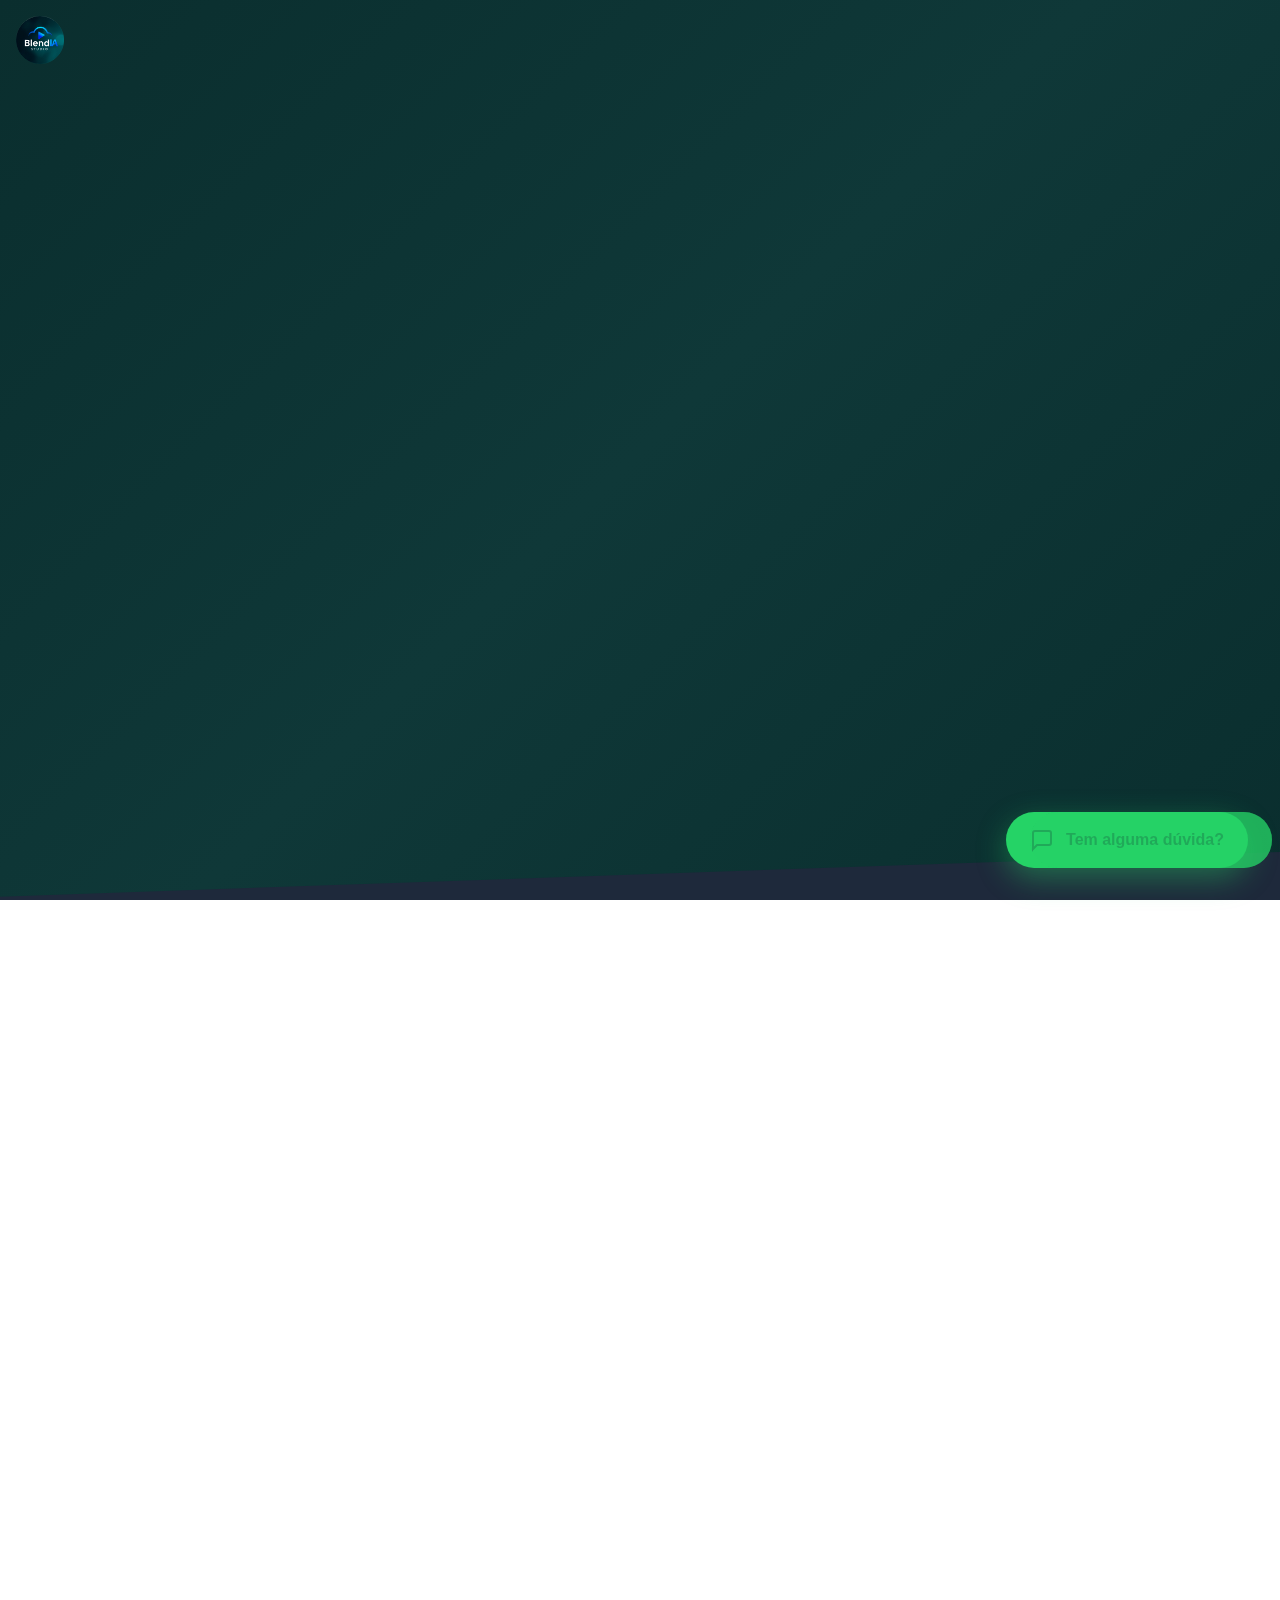
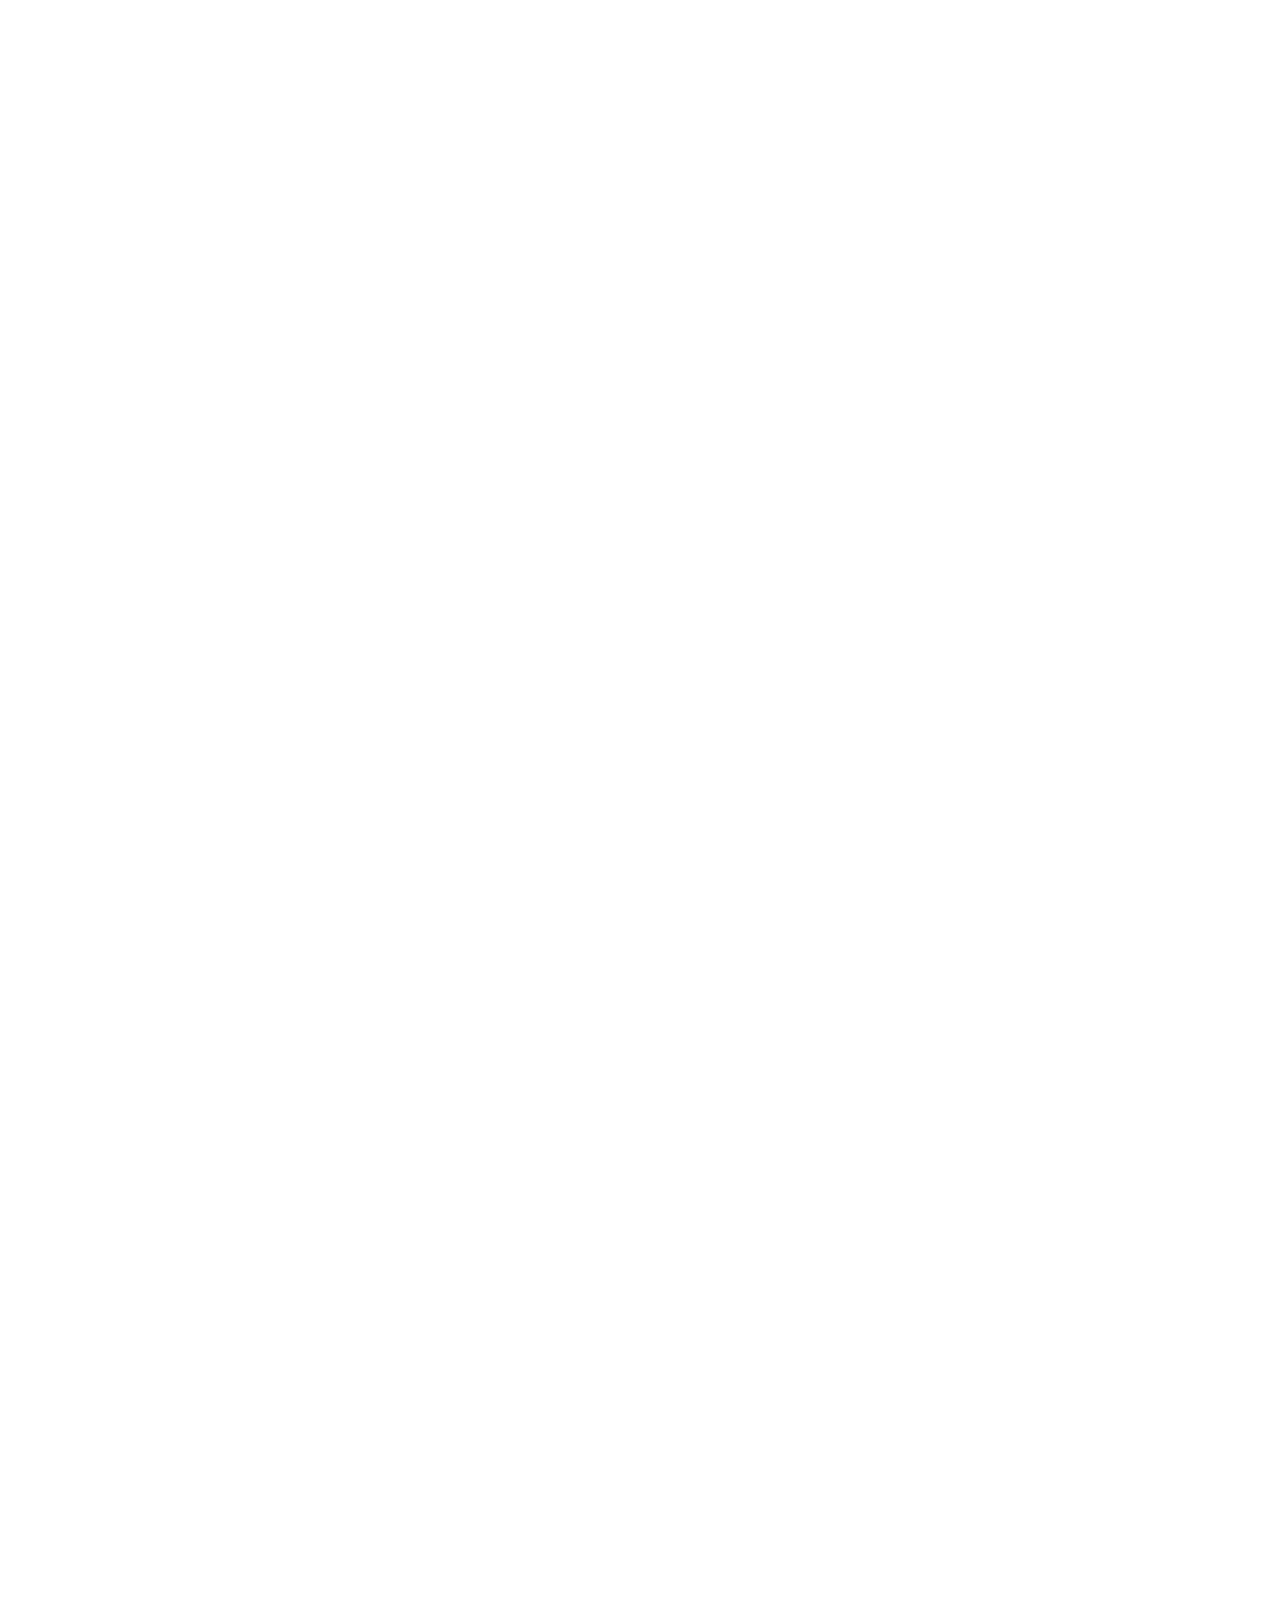
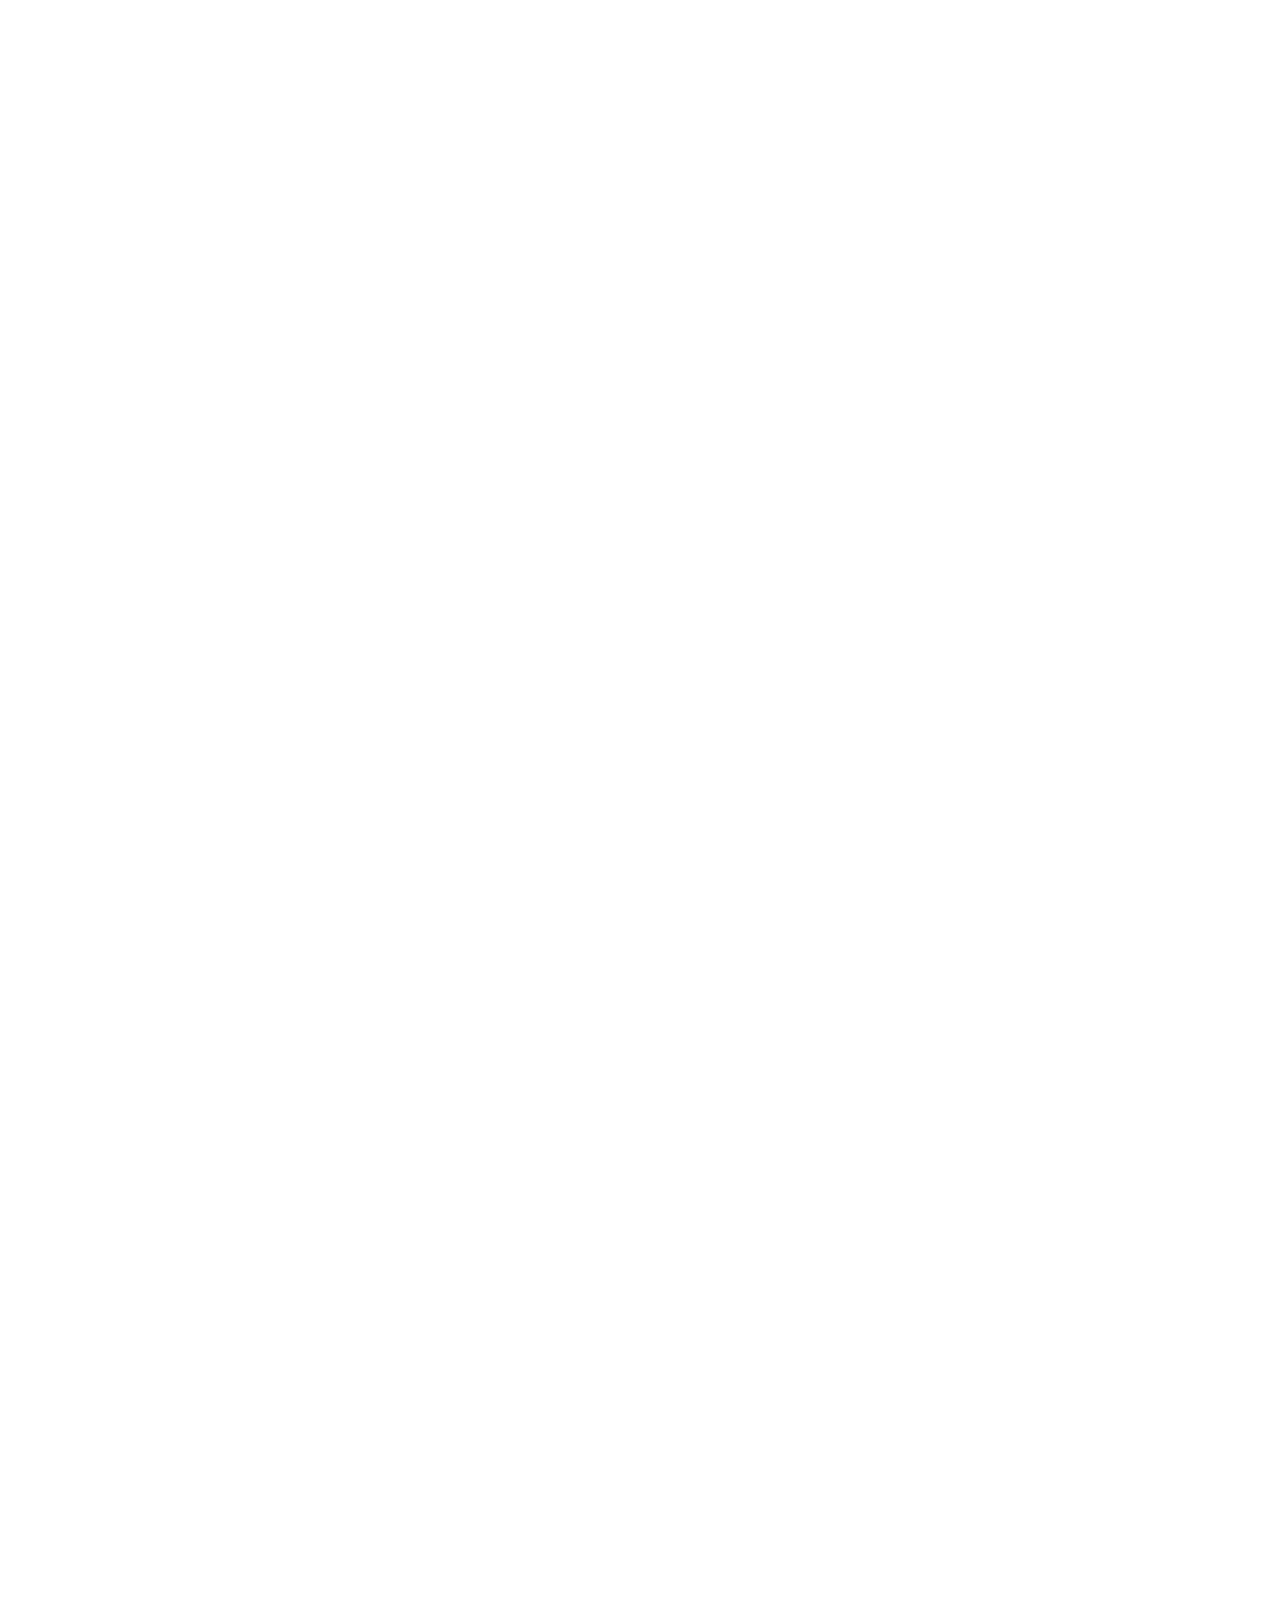
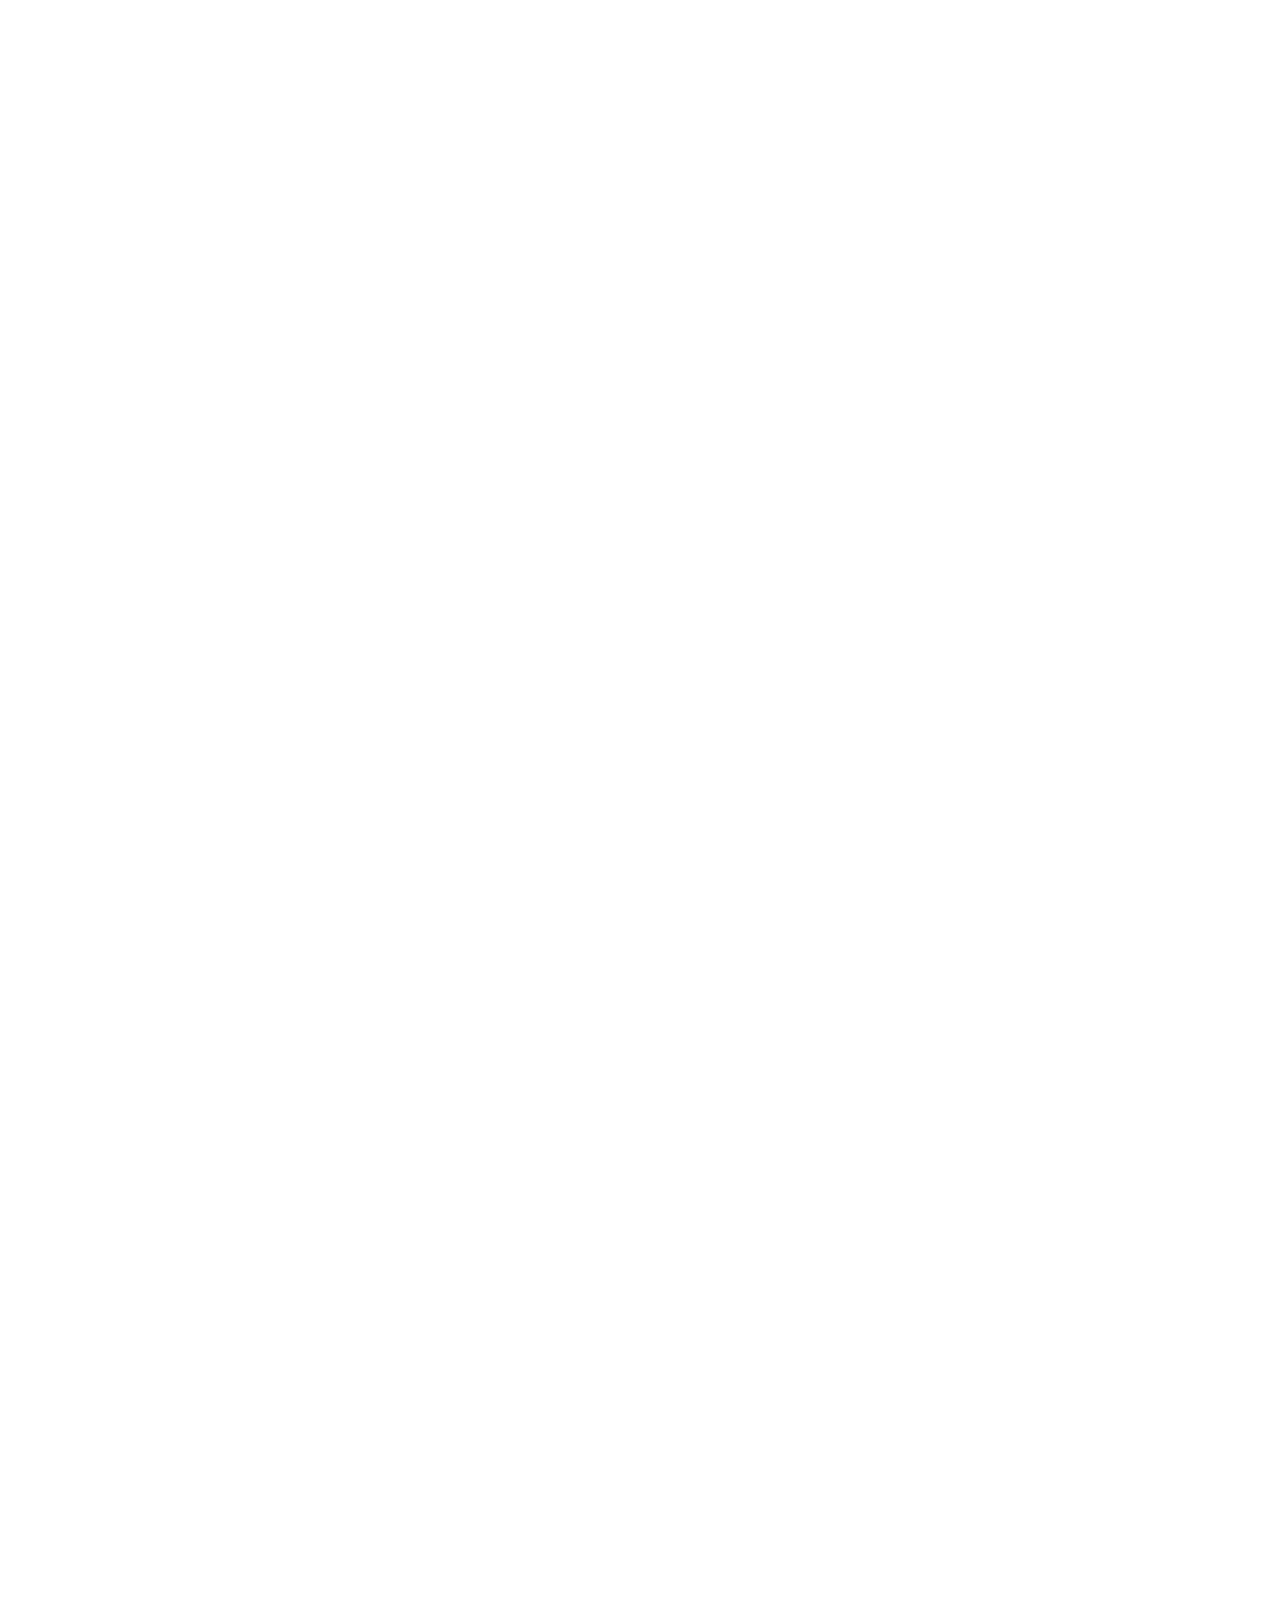
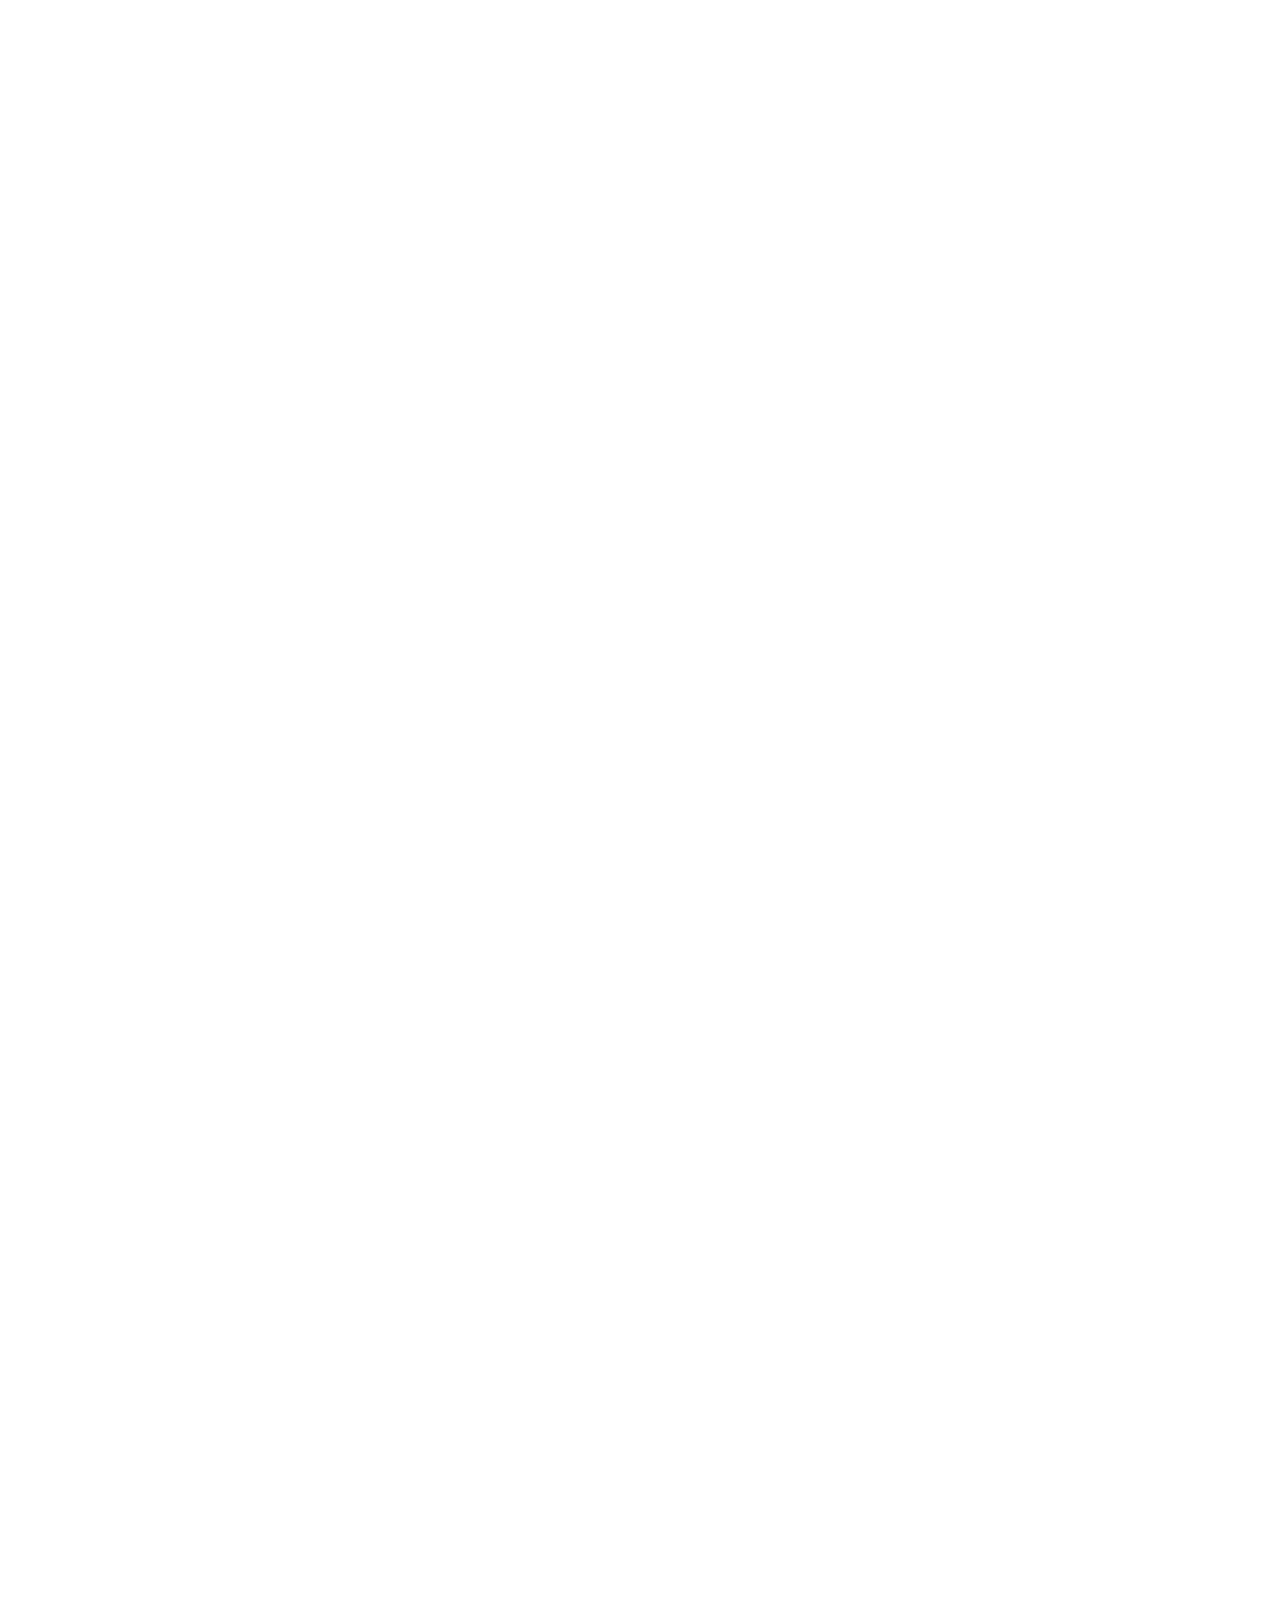
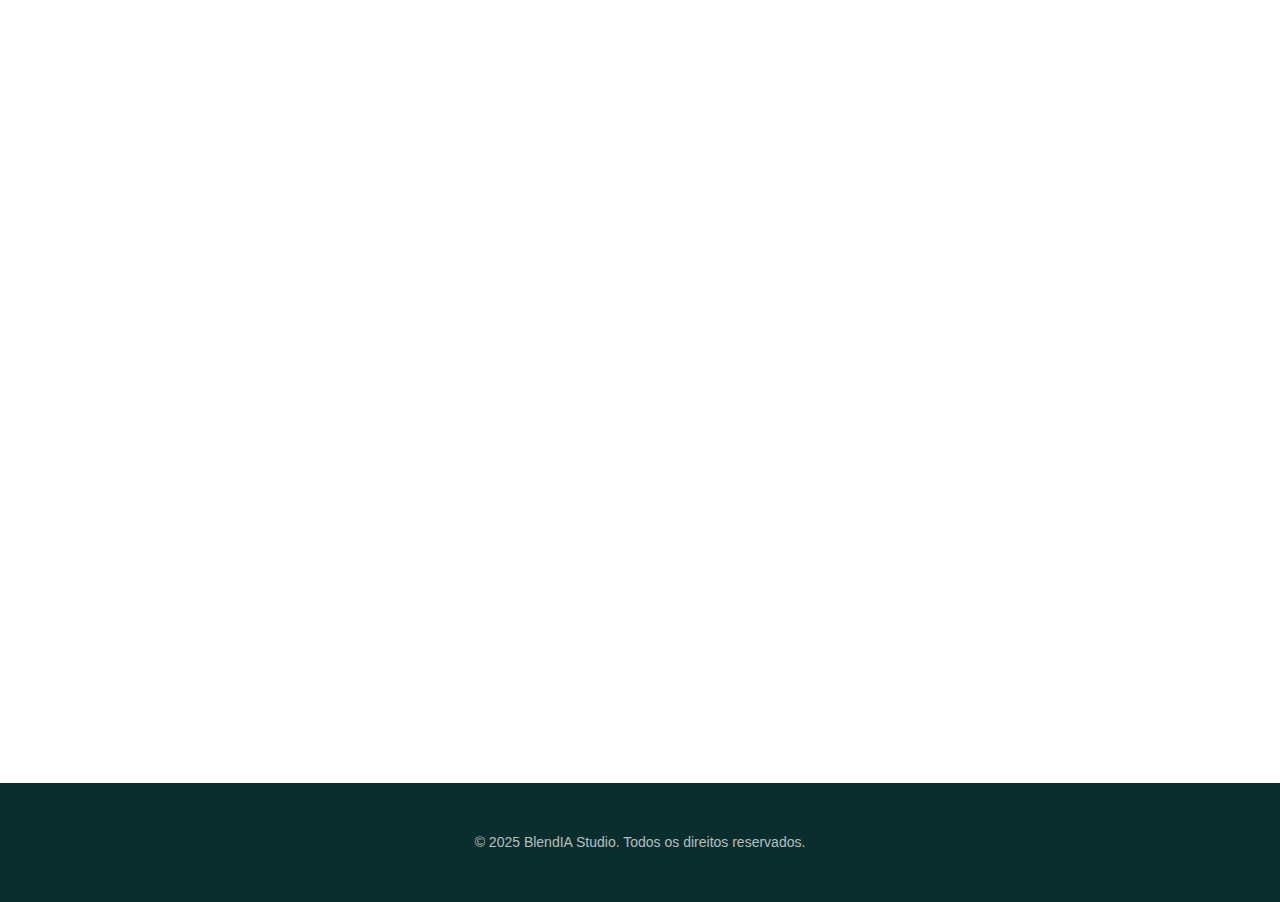
<file: dominios.html>
<!DOCTYPE html>
<html lang="pt-BR">
<head>
    <meta charset="UTF-8">
    <meta name="viewport" content="width=device-width, initial-scale=1.0">
    <meta name="description" content="Entenda como funciona a compra de domínio para seu site. Explicação completa sobre domínio .com.br próprio ou subdomínio.">
    <title>Seu Domínio na Internet - BlendIA Studio</title>
    <link rel="stylesheet" href="styles.css">
    
    <script type="application/ld+json">
    {
      "@context": "https://schema.org",
      "@type": "Article",
      "headline": "Como funciona o domínio do seu site",
      "description": "Guia completo sobre domínios para quem nunca teve um site",
      "author": {
        "@type": "Organization",
        "name": "BlendIA Studio"
      }
    }
    </script>
</head>
<body>
    <!-- Hero Section -->
    <section class="hero-section">
        <div class="logo-container">
            <a href="index.html">
                <img src="blendialogo.png" alt="BlendIA Studio" class="logo">
            </a>
        </div>

        <div class="container hero-content">
            <div class="badge">Entenda seu endereço na internet</div>
            
            <h1 class="hero-title">
                O <span class="text-cyan">domínio</span> é seu.<br>
                Você decide como usar.
            </h1>

            <p class="hero-subtitle">
                Vamos explicar de forma simples o que é um domínio e como ele funciona para seu negócio.
            </p>

            <div class="scroll-indicator">
                <div class="scroll-mouse">
                    <div class="scroll-wheel"></div>
                </div>
            </div>
        </div>

        <div class="diagonal-transition transition-1"></div>
    </section>

    <!-- What is Domain Section -->
    <section class="about-section">
        <div class="container">
            <h2 class="section-title">O que é um domínio?</h2>

            <div class="domain-intro">
                <p class="intro-text">
                    O domínio é o <strong>endereço do seu site na internet</strong>. É o que as pessoas digitam no navegador para encontrar você.
                </p>

                <div class="domain-examples">
                    <div class="example-card">
                        <div class="example-icon">🏢</div>
                        <div class="example-url">suaempresa.com.br</div>
                        <p class="example-desc">Domínio próprio profissional</p>
                    </div>

                    <div class="example-card">
                        <div class="example-icon">🌐</div>
                        <div class="example-url">suaempresa.portalempresas.com.br</div>
                        <p class="example-desc">Subdomínio prático e rápido</p>
                    </div>
                </div>

                <p class="intro-text">
                    Pense no domínio como o <strong>endereço físico</strong> do seu negócio. Assim como você tem um endereço para receber clientes na loja, o domínio é onde as pessoas encontram você online.
                </p>
            </div>
        </div>

        <div class="diagonal-transition transition-2"></div>
    </section>

    <!-- Why Own Domain Section -->
    <section class="tech-section">
        <div class="container">
            <h2 class="section-title">Por que ter seu próprio domínio?</h2>
            
            <div class="benefits-grid">
                <div class="benefit-card">
                    <div class="benefit-icon">
                        <svg width="32" height="32" viewBox="0 0 24 24" fill="none" stroke="currentColor" stroke-width="2">
                            <path d="M12 22s8-4 8-10V5l-8-3-8 3v7c0 6 8 10 8 10z"/>
                        </svg>
                    </div>
                    <h3 class="benefit-title">É seu para sempre</h3>
                    <p class="benefit-desc">Enquanto você renovar anualmente, o domínio é exclusivamente seu. Ninguém pode tirar de você.</p>
                </div>

                <div class="benefit-card">
                    <div class="benefit-icon">
                        <svg width="32" height="32" viewBox="0 0 24 24" fill="none" stroke="currentColor" stroke-width="2">
                            <path d="M21 16V8a2 2 0 0 0-1-1.73l-7-4a2 2 0 0 0-2 0l-7 4A2 2 0 0 0 3 8v8a2 2 0 0 0 1 1.73l7 4a2 2 0 0 0 2 0l7-4A2 2 0 0 0 21 16z"/><polyline points="3.27 6.96 12 12.01 20.73 6.96"/><line x1="12" y1="22.08" x2="12" y2="12"/>
                        </svg>
                    </div>
                    <h3 class="benefit-title">Profissionalismo</h3>
                    <p class="benefit-desc">Um domínio próprio passa muito mais credibilidade e confiança para seus clientes.</p>
                </div>

                <div class="benefit-card">
                    <div class="benefit-icon">
                        <svg width="32" height="32" viewBox="0 0 24 24" fill="none" stroke="currentColor" stroke-width="2">
                            <path d="M21 15v4a2 2 0 0 1-2 2H5a2 2 0 0 1-2-2v-4"/><polyline points="7 10 12 15 17 10"/><line x1="12" y1="15" x2="12" y2="3"/>
                        </svg>
                    </div>
                    <h3 class="benefit-title">Fácil de lembrar</h3>
                    <p class="benefit-desc">Clientes memorizam facilmente: suaempresa.com.br é simples e direto.</p>
                </div>

                <div class="benefit-card">
                    <div class="benefit-icon">
                        <svg width="32" height="32" viewBox="0 0 24 24" fill="none" stroke="currentColor" stroke-width="2">
                            <circle cx="12" cy="12" r="10"/><polyline points="12 6 12 12 16 14"/>
                        </svg>
                    </div>
                    <h3 class="benefit-title">Independência</h3>
                    <p class="benefit-desc">Você pode mudar de fornecedor, de site, mas o domínio continua o mesmo sempre.</p>
                </div>
            </div>
        </div>

        <div class="diagonal-transition transition-3"></div>
    </section>

    <!-- Important Section -->
    <section class="important-section">
        <div class="container">
            <div class="alert-box">
                <div class="alert-icon">⚠️</div>
                <div class="alert-content">
                    <h2 class="alert-title">IMPORTANTE: O domínio é SEU!</h2>
                    <p class="alert-text">
                        <strong>Nunca deixe o domínio em nome de outras pessoas ou empresas.</strong> Assim como você não coloca o nome da loja no nome de outra pessoa, o domínio precisa estar sempre no seu nome ou no nome da sua empresa.
                    </p>
                    <p class="alert-text">
                        Se outra pessoa registrar o domínio por você, <strong>você perde o controle</strong>. Pode ter problemas para acessar, transferir ou até mesmo perder o domínio se a relação com essa pessoa terminar mal.
                    </p>
                    <div class="alert-highlight">
                        O registro deve estar no seu CPF ou CNPJ, com seu email e seus dados de acesso.
                    </div>
                </div>
            </div>
        </div>

        <div class="diagonal-transition transition-1"></div>
    </section>

    <!-- How to Buy Section -->
    <section class="about-section">
        <div class="container">
            <h2 class="section-title">Como funciona a compra do domínio .com.br?</h2>

            <div class="steps-container">
                <div class="step-card">
                    <div class="step-number">1</div>
                    <h3 class="step-title">Escolher o nome</h3>
                    <p class="step-desc">Você decide qual será o endereço do seu site. Exemplo: minhaempresa.com.br</p>
                </div>

                <div class="step-arrow">→</div>

                <div class="step-card">
                    <div class="step-number">2</div>
                    <h3 class="step-title">Verificar disponibilidade</h3>
                    <p class="step-desc">Checamos se o domínio está disponível para registro. Cada domínio é único.</p>
                </div>

                <div class="step-arrow">→</div>

                <div class="step-card">
                    <div class="step-number">3</div>
                    <h3 class="step-title">Fazer o registro</h3>
                    <p class="step-desc">O registro é feito no Registro.br (órgão oficial brasileiro) com seus dados pessoais.</p>
                </div>

                <div class="step-arrow">→</div>

                <div class="step-card">
                    <div class="step-number">4</div>
                    <h3 class="step-title">Pagar anualmente</h3>
                    <p class="step-desc">O domínio .com.br custa cerca de R$ 30 por ano. Você renova todo ano para manter.</p>
                </div>
            </div>

            <div class="support-box">
                <h3 class="support-title">🤝 Damos todo o suporte!</h3>
                <p class="support-text">
                    Se você nunca registrou um domínio, não se preocupe. <strong>Orientamos você em cada passo do processo</strong>, desde a escolha do nome até o registro final. O domínio fica no seu nome, mas você tem nossa ajuda completa.
                </p>
            </div>
        </div>

        <div class="diagonal-transition transition-2"></div>
    </section>

    <!-- Options Section -->
    <section class="tech-section">
        <div class="container">
            <h2 class="section-title">Qual opção escolher?</h2>

            <div class="options-grid">
                <div class="option-card option-premium">
                    <div class="option-badge">Recomendado</div>
                    <div class="option-icon">🏆</div>
                    <h3 class="option-title">Domínio Próprio</h3>
                    <div class="option-price">R$ 30<span>/ano</span></div>
                    <p class="option-domain">suaempresa.com.br</p>
                    
                    <ul class="option-features">
                        <li>✓ Domínio exclusivo e único</li>
                        <li>✓ Máxima credibilidade</li>
                        <li>✓ É seu para sempre</li>
                        <li>✓ Independência total</li>
                        <li>✓ Fácil de lembrar</li>
                        <li>✓ Melhor para o Google</li>
                    </ul>

                    <div class="option-info">
                        Você registra e controla tudo. Orientamos o processo completo.
                    </div>
                </div>

                <div class="option-card">
                    <div class="option-icon">⚡</div>
                    <h3 class="option-title">Subdomínio</h3>
                    <div class="option-price">Incluso<span>/no site</span></div>
                    <p class="option-domain">suaempresa.portalempresas.com.br</p>
                    
                    <ul class="option-features">
                        <li>✓ Pronto para usar</li>
                        <li>✓ Sem burocracia</li>
                        <li>✓ Começa já</li>
                        <li>✓ Custo zero extra</li>
                        <li>✓ Funciona perfeitamente</li>
                        <li>○ Menos profissional</li>
                    </ul>

                    <div class="option-info">
                        Solução rápida e prática. Você pode migrar para domínio próprio depois.
                    </div>
                </div>
            </div>

            <div class="comparison-note">
                <p><strong>Qual é melhor?</strong> O domínio próprio é sempre a melhor escolha a longo prazo, mas o subdomínio é uma excelente opção para começar rápido e sem complicação. Você pode começar com o subdomínio e depois migrar.</p>
            </div>
        </div>

        <div class="diagonal-transition transition-3"></div>
    </section>

    <!-- FAQ Section -->
    <section class="faq-section">
        <div class="container">
            <h2 class="section-title">Dúvidas frequentes</h2>

            <div class="faq-grid">
                <div class="faq-card">
                    <h3 class="faq-question">Posso mudar de domínio depois?</h3>
                    <p class="faq-answer">Sim, mas não é recomendado. Mudar o domínio é como mudar o endereço da sua loja - você perde clientes que salvaram o endereço antigo. Escolha bem desde o início.</p>
                </div>

                <div class="faq-card">
                    <h3 class="faq-question">O que acontece se eu não renovar?</h3>
                    <p class="faq-answer">Se você não pagar a renovação anual, perde o domínio. Ele volta a ficar disponível e qualquer pessoa pode registrar. Por isso é importante manter em dia.</p>
                </div>

                <div class="faq-card">
                    <h3 class="faq-question">Posso usar o subdomínio para sempre?</h3>
                    <p class="faq-answer">Sim, pode. O subdomínio funciona perfeitamente e você pode usá-lo sem problemas. Mas ter um domínio próprio é mais profissional e transmite mais confiança.</p>
                </div>

                <div class="faq-card">
                    <h3 class="faq-question">Vocês registram o domínio para mim?</h3>
                    <p class="faq-answer">Não registramos em nosso nome, justamente para proteger você. Mas damos todo o suporte e orientação para você registrar no seu nome com segurança.</p>
                </div>

                <div class="faq-card">
                    <h3 class="faq-question">É difícil registrar um domínio?</h3>
                    <p class="faq-answer">Não. O processo é simples e leva cerca de 15 minutos. Você só precisa ter um CPF ou CNPJ e um email. Orientamos tudo passo a passo.</p>
                </div>

                <div class="faq-card">
                    <h3 class="faq-question">Quanto tempo demora para o domínio funcionar?</h3>
                    <p class="faq-answer">Após o registro, o domínio fica ativo em até 24 horas. Mas geralmente funciona em poucas horas. Depois é só conectar ao seu site.</p>
                </div>
            </div>
        </div>

        <div class="diagonal-transition transition-1"></div>
    </section>

    <!-- CTA Section -->
    <section class="contact-section">
        <div class="container contact-content">
            <h2 class="contact-title">Ainda tem dúvidas sobre domínio?</h2>

            <p class="contact-subtitle">Converse conosco! Explicamos tudo com calma e ajudamos você a escolher a melhor opção.</p>

            <div class="contact-buttons">
                <button id="bp-toggle-chat" class="btn btn-secondary">
                    Tirar dúvidas agora
                    <svg class="icon-arrow" width="28" height="28" viewBox="0 0 24 24" fill="none" stroke="currentColor" stroke-width="2">
                        <path d="M21 15a2 2 0 0 1-2 2H7l-4 4V5a2 2 0 0 1 2-2h14a2 2 0 0 1 2 2z"/>
                    </svg>
                </button>
            </div>

            <div class="back-link">
                <a href="index.html" class="link-home">← Voltar para página inicial</a>
            </div>
        </div>

        <div class="diagonal-transition transition-4"></div>
    </section>

    <!-- Footer -->
    <footer class="footer">
        <div class="container">
            <p class="footer-text">© 2025 BlendIA Studio. Todos os direitos reservados.</p>
        </div>
    </footer>

    <!-- WhatsApp Chat Button -->
    <button id="bp-toggle-chat-mobile" class="chat-button">
        <svg class="chat-icon" width="24" height="24" viewBox="0 0 24 24" fill="none" stroke="currentColor" stroke-width="2">
            <path d="M21 15a2 2 0 0 1-2 2H7l-4 4V5a2 2 0 0 1 2-2h14a2 2 0 0 1 2 2z"/>
        </svg>
        <span class="chat-text">Tem alguma dúvida?</span>
        <div class="chat-pulse chat-pulse-1"></div>
        <div class="chat-pulse chat-pulse-2"></div>
        <div class="chat-pulse chat-pulse-3"></div>
    </button>

    <!-- Botpress Scripts -->
    <script src="https://cdn.botpress.cloud/webchat/v3.5/inject.js"></script>
    <script src="https://files.bpcontent.cloud/2025/12/24/08/20251224080756-Z2JP49LS.js" defer></script>
    
    <!-- Custom JavaScript -->
    <script src="script.js"></script>
    <script>
        // Make both chat buttons work
        document.getElementById('bp-toggle-chat-mobile').addEventListener('click', function() {
            // Botpress chat toggle will be handled by their script
        });
    </script>
</body>
</html>
</file>
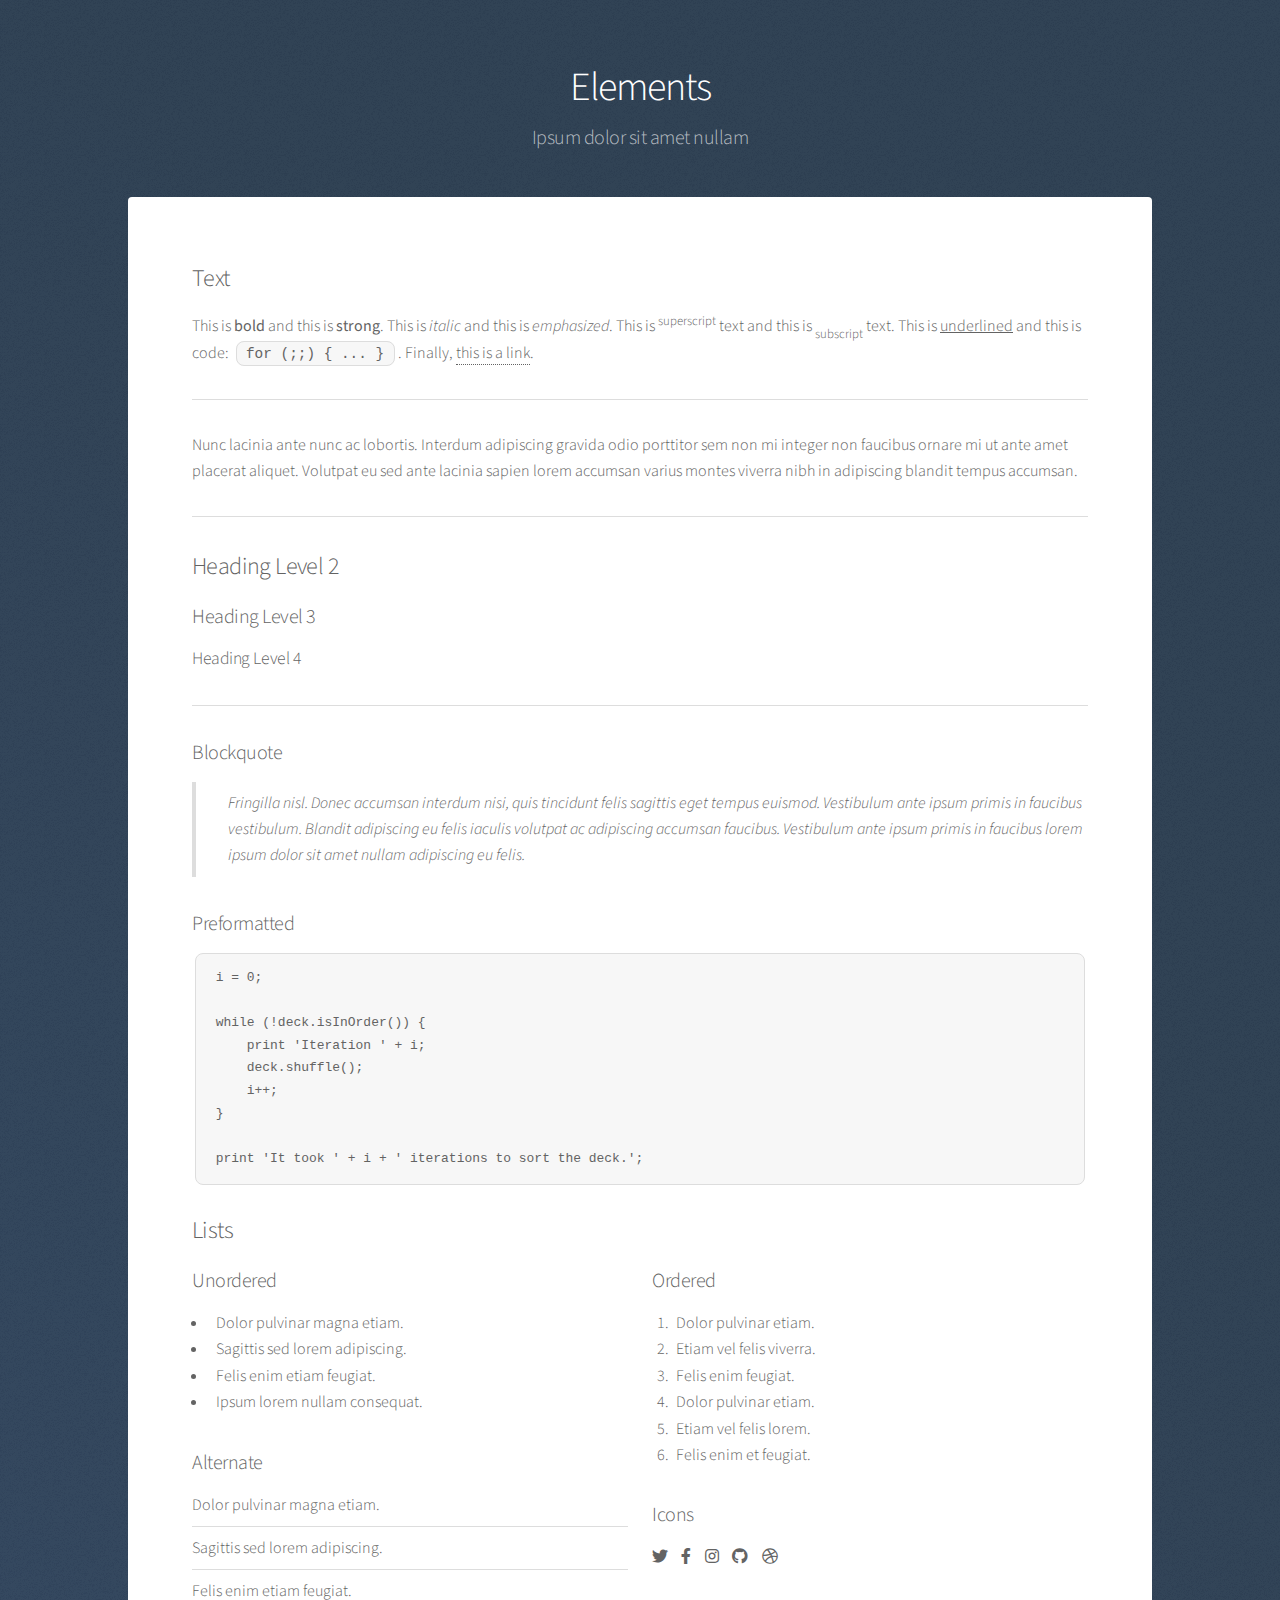
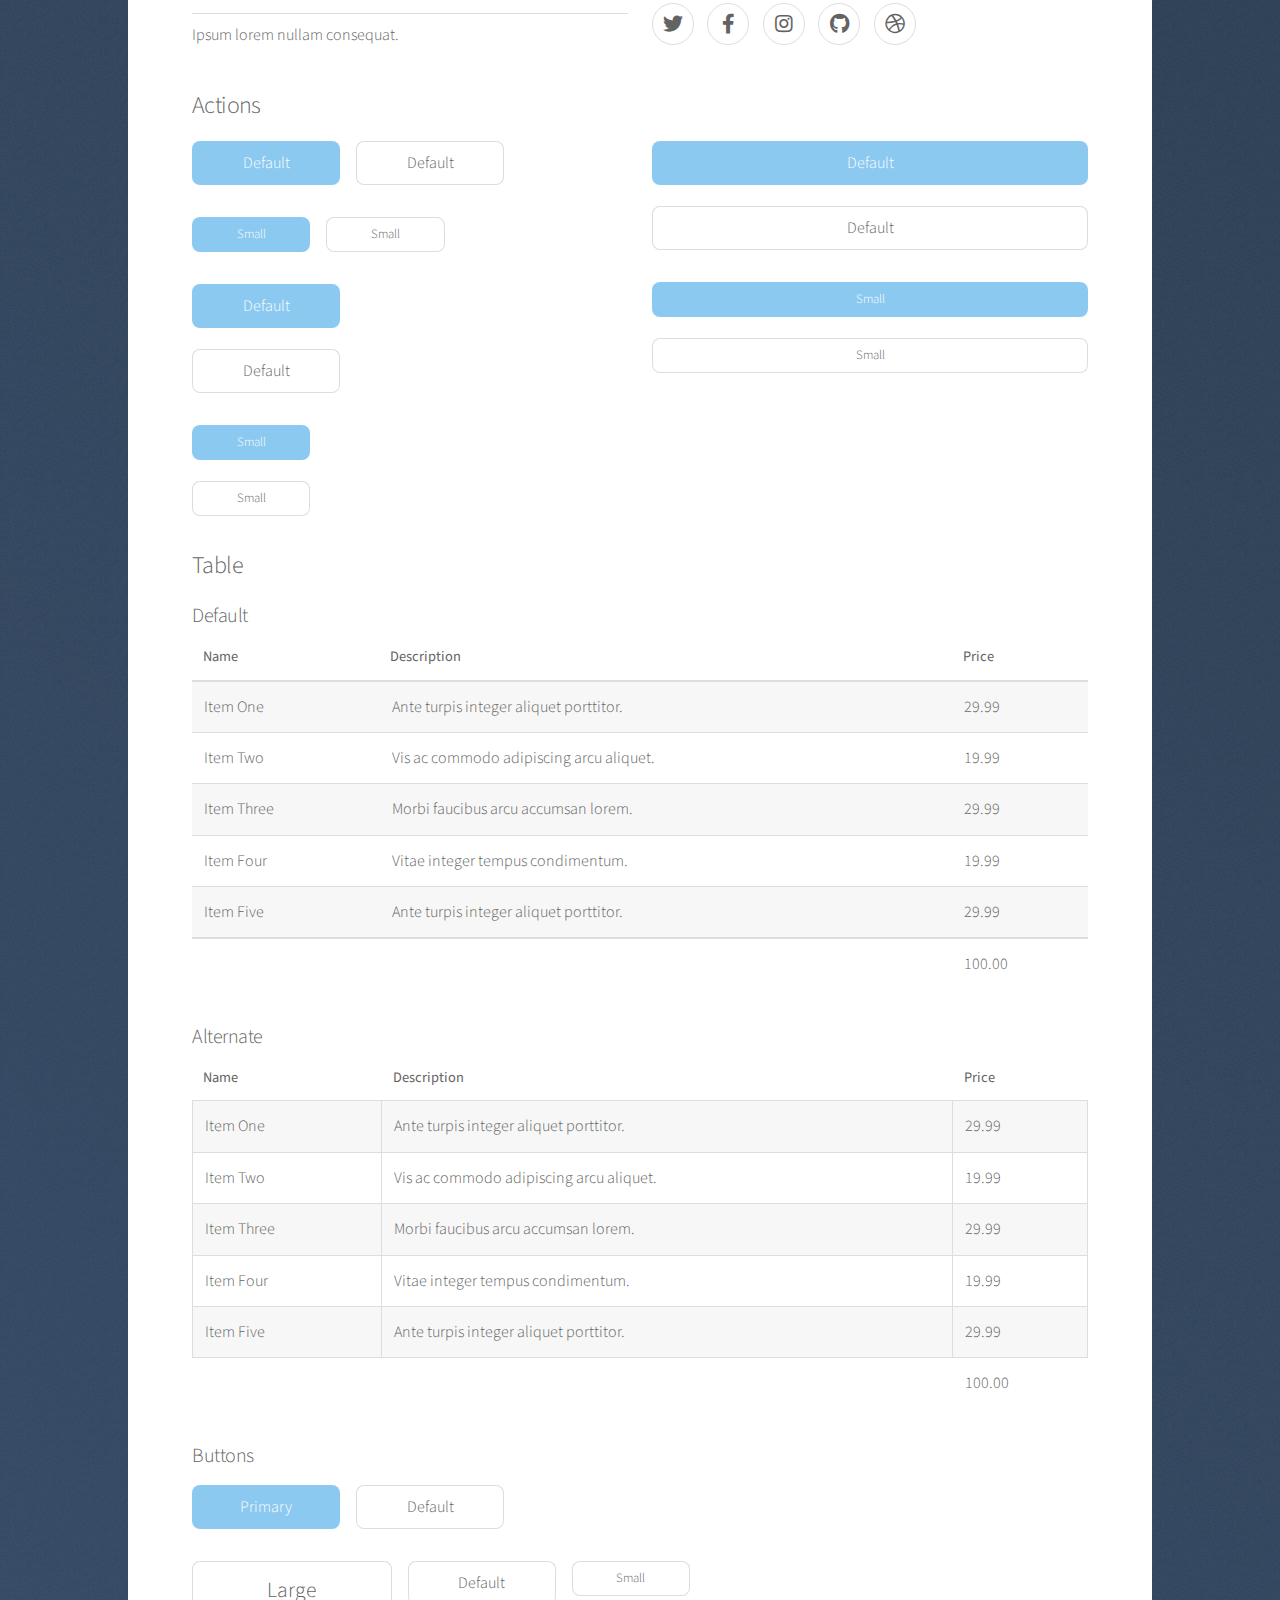
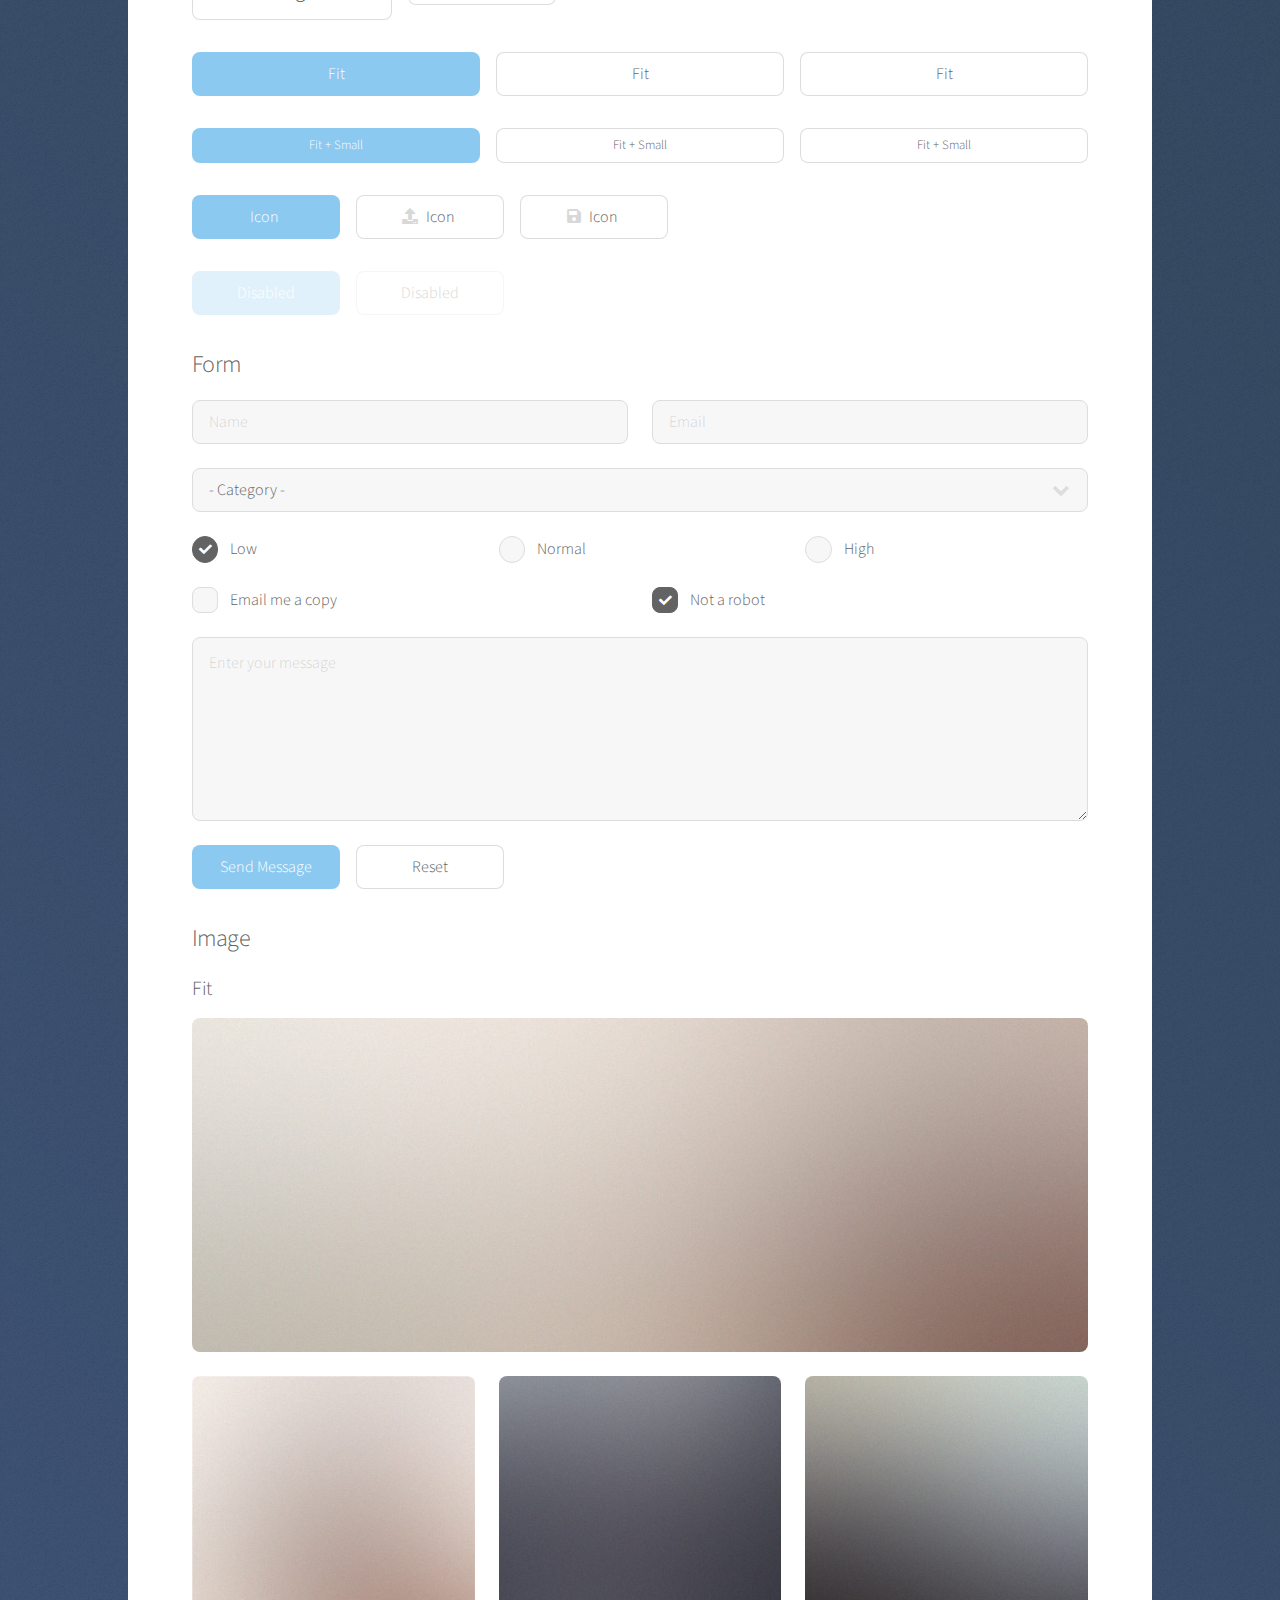
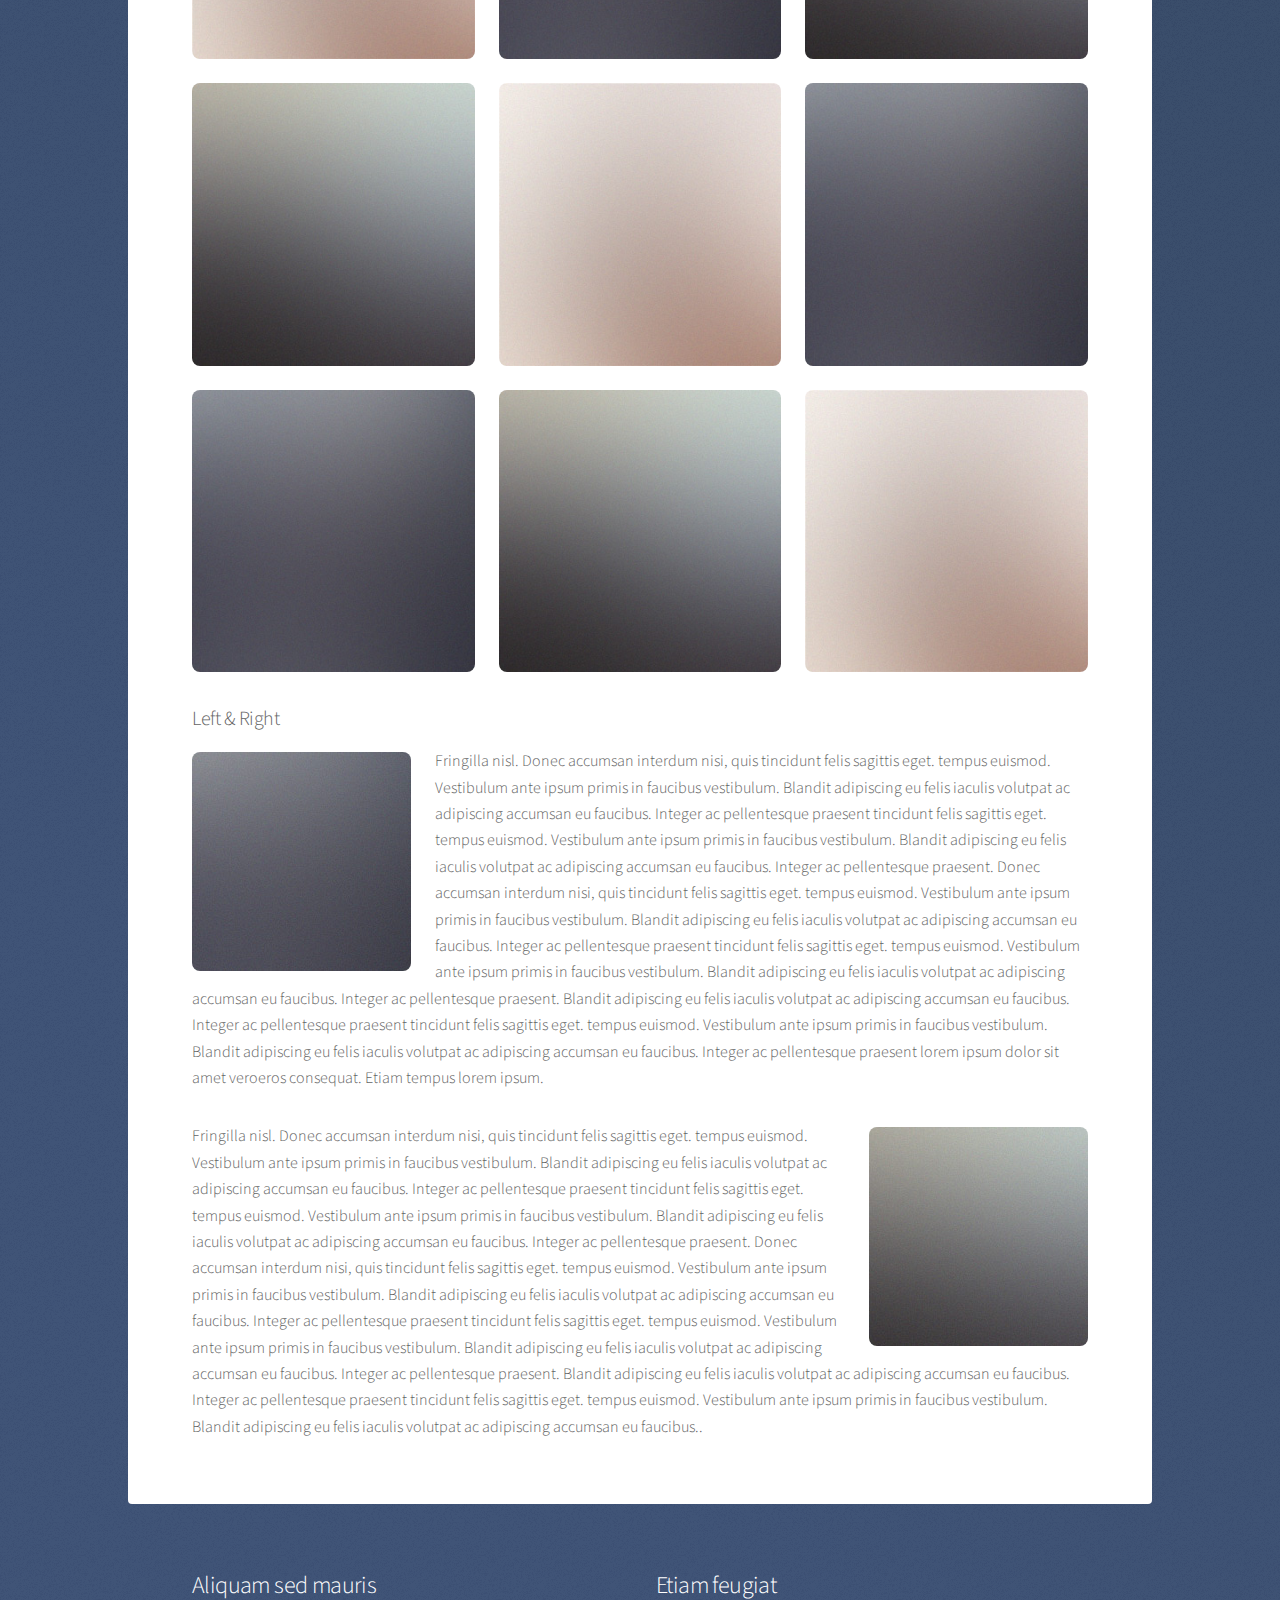
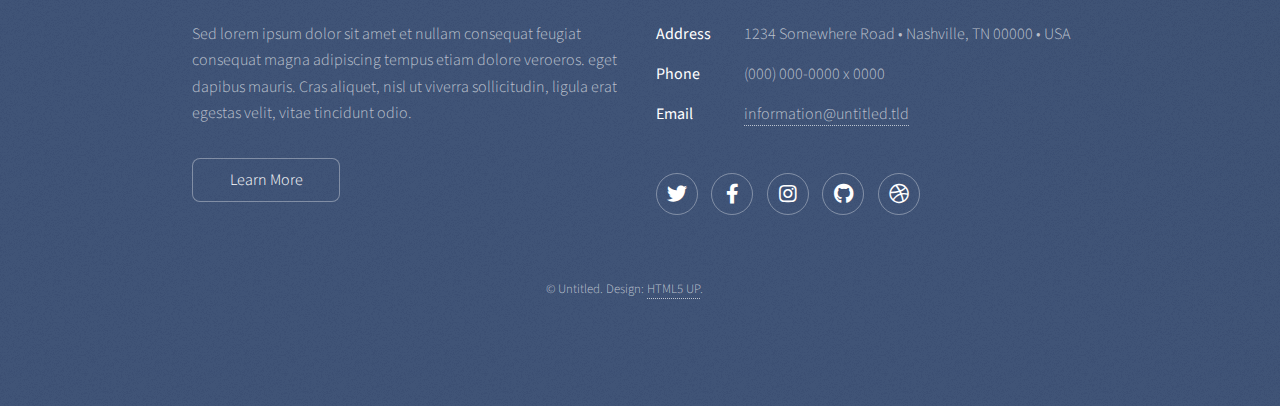
<file: elements.html>
<!DOCTYPE HTML>
<!--
	Stellar by HTML5 UP
	html5up.net | @ajlkn
	Free for personal and commercial use under the CCA 3.0 license (html5up.net/license)
-->
<html>
	<head>
		<title>Elements - Stellar by HTML5 UP</title>
		<meta charset="utf-8" />
		<meta name="viewport" content="width=device-width, initial-scale=1, user-scalable=no" />
		<link rel="stylesheet" href="assets/css/main.css" />
		<noscript><link rel="stylesheet" href="assets/css/noscript.css" /></noscript>
	</head>
	<body class="is-preload">

		<!-- Wrapper -->
			<div id="wrapper">

				<!-- Header -->
					<header id="header">
						<h1>Elements</h1>
						<p>Ipsum dolor sit amet nullam</p>
					</header>

				<!-- Main -->
					<div id="main">

						<!-- Content -->
							<section id="content" class="main">

								<!-- Text -->
									<section>
										<h2>Text</h2>
										<p>This is <b>bold</b> and this is <strong>strong</strong>. This is <i>italic</i> and this is <em>emphasized</em>.
										This is <sup>superscript</sup> text and this is <sub>subscript</sub> text.
										This is <u>underlined</u> and this is code: <code>for (;;) { ... }</code>. Finally, <a href="#">this is a link</a>.</p>
										<hr />
										<p>Nunc lacinia ante nunc ac lobortis. Interdum adipiscing gravida odio porttitor sem non mi integer non faucibus ornare mi ut ante amet placerat aliquet. Volutpat eu sed ante lacinia sapien lorem accumsan varius montes viverra nibh in adipiscing blandit tempus accumsan.</p>
										<hr />
										<h2>Heading Level 2</h2>
										<h3>Heading Level 3</h3>
										<h4>Heading Level 4</h4>
										<hr />
										<h3>Blockquote</h3>
										<blockquote>Fringilla nisl. Donec accumsan interdum nisi, quis tincidunt felis sagittis eget tempus euismod. Vestibulum ante ipsum primis in faucibus vestibulum. Blandit adipiscing eu felis iaculis volutpat ac adipiscing accumsan faucibus. Vestibulum ante ipsum primis in faucibus lorem ipsum dolor sit amet nullam adipiscing eu felis.</blockquote>
										<h3>Preformatted</h3>
										<pre><code>i = 0;

while (!deck.isInOrder()) {
    print 'Iteration ' + i;
    deck.shuffle();
    i++;
}

print 'It took ' + i + ' iterations to sort the deck.';</code></pre>
									</section>

								<!-- Lists -->
									<section>
										<h2>Lists</h2>
										<div class="row">
											<div class="col-6 col-12-medium">
												<h3>Unordered</h3>
												<ul>
													<li>Dolor pulvinar magna etiam.</li>
													<li>Sagittis sed lorem adipiscing.</li>
													<li>Felis enim etiam feugiat.</li>
													<li>Ipsum lorem nullam consequat.</li>
												</ul>
												<h3>Alternate</h3>
												<ul class="alt">
													<li>Dolor pulvinar magna etiam.</li>
													<li>Sagittis sed lorem adipiscing.</li>
													<li>Felis enim etiam feugiat.</li>
													<li>Ipsum lorem nullam consequat.</li>
												</ul>
											</div>
											<div class="col-6 col-12-medium">
												<h3>Ordered</h3>
												<ol>
													<li>Dolor pulvinar etiam.</li>
													<li>Etiam vel felis viverra.</li>
													<li>Felis enim feugiat.</li>
													<li>Dolor pulvinar etiam.</li>
													<li>Etiam vel felis lorem.</li>
													<li>Felis enim et feugiat.</li>
												</ol>
												<h3>Icons</h3>
												<ul class="icons">
													<li><a href="#" class="icon brands fa-twitter"><span class="label">Twitter</span></a></li>
													<li><a href="#" class="icon brands fa-facebook-f"><span class="label">Facebook</span></a></li>
													<li><a href="#" class="icon brands fa-instagram"><span class="label">Instagram</span></a></li>
													<li><a href="#" class="icon brands fa-github"><span class="label">GitHub</span></a></li>
													<li><a href="#" class="icon brands fa-dribbble"><span class="label">Dribbble</span></a></li>
												</ul>
												<ul class="icons">
													<li><a href="#" class="icon brands alt fa-twitter"><span class="label">Twitter</span></a></li>
													<li><a href="#" class="icon brands alt fa-facebook-f"><span class="label">Facebook</span></a></li>
													<li><a href="#" class="icon brands alt fa-instagram"><span class="label">Instagram</span></a></li>
													<li><a href="#" class="icon brands alt fa-github"><span class="label">GitHub</span></a></li>
													<li><a href="#" class="icon brands alt fa-dribbble"><span class="label">Dribbble</span></a></li>
												</ul>
											</div>
										</div>
										<h2>Actions</h2>
										<div class="row">
											<div class="col-6 col-12-medium">
												<ul class="actions">
													<li><a href="#" class="button primary">Default</a></li>
													<li><a href="#" class="button">Default</a></li>
												</ul>
												<ul class="actions small">
													<li><a href="#" class="button primary small">Small</a></li>
													<li><a href="#" class="button small">Small</a></li>
												</ul>
												<ul class="actions stacked">
													<li><a href="#" class="button primary">Default</a></li>
													<li><a href="#" class="button">Default</a></li>
												</ul>
												<ul class="actions stacked">
													<li><a href="#" class="button primary small">Small</a></li>
													<li><a href="#" class="button small">Small</a></li>
												</ul>
											</div>
											<div class="col-6 col-12-medium">
												<ul class="actions stacked">
													<li><a href="#" class="button primary fit">Default</a></li>
													<li><a href="#" class="button fit">Default</a></li>
												</ul>
												<ul class="actions stacked">
													<li><a href="#" class="button primary small fit">Small</a></li>
													<li><a href="#" class="button small fit">Small</a></li>
												</ul>
											</div>
										</div>
									</section>

								<!-- Table -->
									<section>
										<h2>Table</h2>
										<h3>Default</h3>
										<div class="table-wrapper">
											<table>
												<thead>
													<tr>
														<th>Name</th>
														<th>Description</th>
														<th>Price</th>
													</tr>
												</thead>
												<tbody>
													<tr>
														<td>Item One</td>
														<td>Ante turpis integer aliquet porttitor.</td>
														<td>29.99</td>
													</tr>
													<tr>
														<td>Item Two</td>
														<td>Vis ac commodo adipiscing arcu aliquet.</td>
														<td>19.99</td>
													</tr>
													<tr>
														<td>Item Three</td>
														<td> Morbi faucibus arcu accumsan lorem.</td>
														<td>29.99</td>
													</tr>
													<tr>
														<td>Item Four</td>
														<td>Vitae integer tempus condimentum.</td>
														<td>19.99</td>
													</tr>
													<tr>
														<td>Item Five</td>
														<td>Ante turpis integer aliquet porttitor.</td>
														<td>29.99</td>
													</tr>
												</tbody>
												<tfoot>
													<tr>
														<td colspan="2"></td>
														<td>100.00</td>
													</tr>
												</tfoot>
											</table>
										</div>

										<h3>Alternate</h3>
										<div class="table-wrapper">
											<table class="alt">
												<thead>
													<tr>
														<th>Name</th>
														<th>Description</th>
														<th>Price</th>
													</tr>
												</thead>
												<tbody>
													<tr>
														<td>Item One</td>
														<td>Ante turpis integer aliquet porttitor.</td>
														<td>29.99</td>
													</tr>
													<tr>
														<td>Item Two</td>
														<td>Vis ac commodo adipiscing arcu aliquet.</td>
														<td>19.99</td>
													</tr>
													<tr>
														<td>Item Three</td>
														<td> Morbi faucibus arcu accumsan lorem.</td>
														<td>29.99</td>
													</tr>
													<tr>
														<td>Item Four</td>
														<td>Vitae integer tempus condimentum.</td>
														<td>19.99</td>
													</tr>
													<tr>
														<td>Item Five</td>
														<td>Ante turpis integer aliquet porttitor.</td>
														<td>29.99</td>
													</tr>
												</tbody>
												<tfoot>
													<tr>
														<td colspan="2"></td>
														<td>100.00</td>
													</tr>
												</tfoot>
											</table>
										</div>
									</section>

								<!-- Buttons -->
									<section>
										<h3>Buttons</h3>
										<ul class="actions">
											<li><a href="#" class="button primary">Primary</a></li>
											<li><a href="#" class="button">Default</a></li>
										</ul>
										<ul class="actions">
											<li><a href="#" class="button large">Large</a></li>
											<li><a href="#" class="button">Default</a></li>
											<li><a href="#" class="button small">Small</a></li>
										</ul>
										<ul class="actions fit">
											<li><a href="#" class="button primary fit">Fit</a></li>
											<li><a href="#" class="button fit">Fit</a></li>
											<li><a href="#" class="button fit">Fit</a></li>
										</ul>
										<ul class="actions fit small">
											<li><a href="#" class="button primary fit small">Fit + Small</a></li>
											<li><a href="#" class="button fit small">Fit + Small</a></li>
											<li><a href="#" class="button fit small">Fit + Small</a></li>
										</ul>
										<ul class="actions">
											<li><a href="#" class="button primary icon solidfa-download">Icon</a></li>
											<li><a href="#" class="button icon solid fa-upload">Icon</a></li>
											<li><a href="#" class="button icon solid fa-save">Icon</a></li>
										</ul>
										<ul class="actions">
											<li><span class="button primary disabled">Disabled</span></li>
											<li><span class="button disabled">Disabled</span></li>
										</ul>
									</section>

								<!-- Form -->
									<section>
										<h2>Form</h2>
										<form method="post" action="#">
											<div class="row gtr-uniform">
												<div class="col-6 col-12-xsmall">
													<input type="text" name="demo-name" id="demo-name" value="" placeholder="Name" />
												</div>
												<div class="col-6 col-12-xsmall">
													<input type="email" name="demo-email" id="demo-email" value="" placeholder="Email" />
												</div>
												<div class="col-12">
													<select name="demo-category" id="demo-category">
														<option value="">- Category -</option>
														<option value="1">Manufacturing</option>
														<option value="1">Shipping</option>
														<option value="1">Administration</option>
														<option value="1">Human Resources</option>
													</select>
												</div>
												<div class="col-4 col-12-small">
													<input type="radio" id="demo-priority-low" name="demo-priority" checked>
													<label for="demo-priority-low">Low</label>
												</div>
												<div class="col-4 col-12-small">
													<input type="radio" id="demo-priority-normal" name="demo-priority">
													<label for="demo-priority-normal">Normal</label>
												</div>
												<div class="col-4 col-12-small">
													<input type="radio" id="demo-priority-high" name="demo-priority">
													<label for="demo-priority-high">High</label>
												</div>
												<div class="col-6 col-12-small">
													<input type="checkbox" id="demo-copy" name="demo-copy">
													<label for="demo-copy">Email me a copy</label>
												</div>
												<div class="col-6 col-12-small">
													<input type="checkbox" id="demo-human" name="demo-human" checked>
													<label for="demo-human">Not a robot</label>
												</div>
												<div class="col-12">
													<textarea name="demo-message" id="demo-message" placeholder="Enter your message" rows="6"></textarea>
												</div>
												<div class="col-12">
													<ul class="actions">
														<li><input type="submit" value="Send Message" class="primary" /></li>
														<li><input type="reset" value="Reset" /></li>
													</ul>
												</div>
											</div>
										</form>
									</section>

								<!-- Image -->
									<section>
										<h2>Image</h2>
										<h3>Fit</h3>
										<div class="box alt">
											<div class="row gtr-uniform">
												<div class="col-12"><span class="image fit"><img src="images/pic04.jpg" alt="" /></span></div>
												<div class="col-4"><span class="image fit"><img src="images/pic01.jpg" alt="" /></span></div>
												<div class="col-4"><span class="image fit"><img src="images/pic02.jpg" alt="" /></span></div>
												<div class="col-4"><span class="image fit"><img src="images/pic03.jpg" alt="" /></span></div>
												<div class="col-4"><span class="image fit"><img src="images/pic03.jpg" alt="" /></span></div>
												<div class="col-4"><span class="image fit"><img src="images/pic01.jpg" alt="" /></span></div>
												<div class="col-4"><span class="image fit"><img src="images/pic02.jpg" alt="" /></span></div>
												<div class="col-4"><span class="image fit"><img src="images/pic02.jpg" alt="" /></span></div>
												<div class="col-4"><span class="image fit"><img src="images/pic03.jpg" alt="" /></span></div>
												<div class="col-4"><span class="image fit"><img src="images/pic01.jpg" alt="" /></span></div>
											</div>
										</div>
										<h3>Left &amp; Right</h3>
										<p><span class="image left"><img src="images/pic05.jpg" alt="" /></span>Fringilla nisl. Donec accumsan interdum nisi, quis tincidunt felis sagittis eget. tempus euismod. Vestibulum ante ipsum primis in faucibus vestibulum. Blandit adipiscing eu felis iaculis volutpat ac adipiscing accumsan eu faucibus. Integer ac pellentesque praesent tincidunt felis sagittis eget. tempus euismod. Vestibulum ante ipsum primis in faucibus vestibulum. Blandit adipiscing eu felis iaculis volutpat ac adipiscing accumsan eu faucibus. Integer ac pellentesque praesent. Donec accumsan interdum nisi, quis tincidunt felis sagittis eget. tempus euismod. Vestibulum ante ipsum primis in faucibus vestibulum. Blandit adipiscing eu felis iaculis volutpat ac adipiscing accumsan eu faucibus. Integer ac pellentesque praesent tincidunt felis sagittis eget. tempus euismod. Vestibulum ante ipsum primis in faucibus vestibulum. Blandit adipiscing eu felis iaculis volutpat ac adipiscing accumsan eu faucibus. Integer ac pellentesque praesent. Blandit adipiscing eu felis iaculis volutpat ac adipiscing accumsan eu faucibus. Integer ac pellentesque praesent tincidunt felis sagittis eget. tempus euismod. Vestibulum ante ipsum primis in faucibus vestibulum. Blandit adipiscing eu felis iaculis volutpat ac adipiscing accumsan eu faucibus. Integer ac pellentesque praesent lorem ipsum dolor sit amet veroeros consequat. Etiam tempus lorem ipsum.</p>
										<p><span class="image right"><img src="images/pic06.jpg" alt="" /></span>Fringilla nisl. Donec accumsan interdum nisi, quis tincidunt felis sagittis eget. tempus euismod. Vestibulum ante ipsum primis in faucibus vestibulum. Blandit adipiscing eu felis iaculis volutpat ac adipiscing accumsan eu faucibus. Integer ac pellentesque praesent tincidunt felis sagittis eget. tempus euismod. Vestibulum ante ipsum primis in faucibus vestibulum. Blandit adipiscing eu felis iaculis volutpat ac adipiscing accumsan eu faucibus. Integer ac pellentesque praesent. Donec accumsan interdum nisi, quis tincidunt felis sagittis eget. tempus euismod. Vestibulum ante ipsum primis in faucibus vestibulum. Blandit adipiscing eu felis iaculis volutpat ac adipiscing accumsan eu faucibus. Integer ac pellentesque praesent tincidunt felis sagittis eget. tempus euismod. Vestibulum ante ipsum primis in faucibus vestibulum. Blandit adipiscing eu felis iaculis volutpat ac adipiscing accumsan eu faucibus. Integer ac pellentesque praesent. Blandit adipiscing eu felis iaculis volutpat ac adipiscing accumsan eu faucibus. Integer ac pellentesque praesent tincidunt felis sagittis eget. tempus euismod. Vestibulum ante ipsum primis in faucibus vestibulum. Blandit adipiscing eu felis iaculis volutpat ac adipiscing accumsan eu faucibus..</p>
									</section>

							</section>

					</div>

				<!-- Footer -->
					<footer id="footer">
						<section>
							<h2>Aliquam sed mauris</h2>
							<p>Sed lorem ipsum dolor sit amet et nullam consequat feugiat consequat magna adipiscing tempus etiam dolore veroeros. eget dapibus mauris. Cras aliquet, nisl ut viverra sollicitudin, ligula erat egestas velit, vitae tincidunt odio.</p>
							<ul class="actions">
								<li><a href="#" class="button">Learn More</a></li>
							</ul>
						</section>
						<section>
							<h2>Etiam feugiat</h2>
							<dl class="alt">
								<dt>Address</dt>
								<dd>1234 Somewhere Road &bull; Nashville, TN 00000 &bull; USA</dd>
								<dt>Phone</dt>
								<dd>(000) 000-0000 x 0000</dd>
								<dt>Email</dt>
								<dd><a href="#">information@untitled.tld</a></dd>
							</dl>
							<ul class="icons">
								<li><a href="#" class="icon brands fa-twitter alt"><span class="label">Twitter</span></a></li>
								<li><a href="#" class="icon brands fa-facebook-f alt"><span class="label">Facebook</span></a></li>
								<li><a href="#" class="icon brands fa-instagram alt"><span class="label">Instagram</span></a></li>
								<li><a href="#" class="icon brands fa-github alt"><span class="label">GitHub</span></a></li>
								<li><a href="#" class="icon brands fa-dribbble alt"><span class="label">Dribbble</span></a></li>
							</ul>
						</section>
						<p class="copyright">&copy; Untitled. Design: <a href="https://html5up.net">HTML5 UP</a>.</p>
					</footer>

			</div>

		<!-- Scripts -->
			<script src="assets/js/jquery.min.js"></script>
			<script src="assets/js/jquery.scrollex.min.js"></script>
			<script src="assets/js/jquery.scrolly.min.js"></script>
			<script src="assets/js/browser.min.js"></script>
			<script src="assets/js/breakpoints.min.js"></script>
			<script src="assets/js/util.js"></script>
			<script src="assets/js/main.js"></script>

	</body>
</html>
</file>
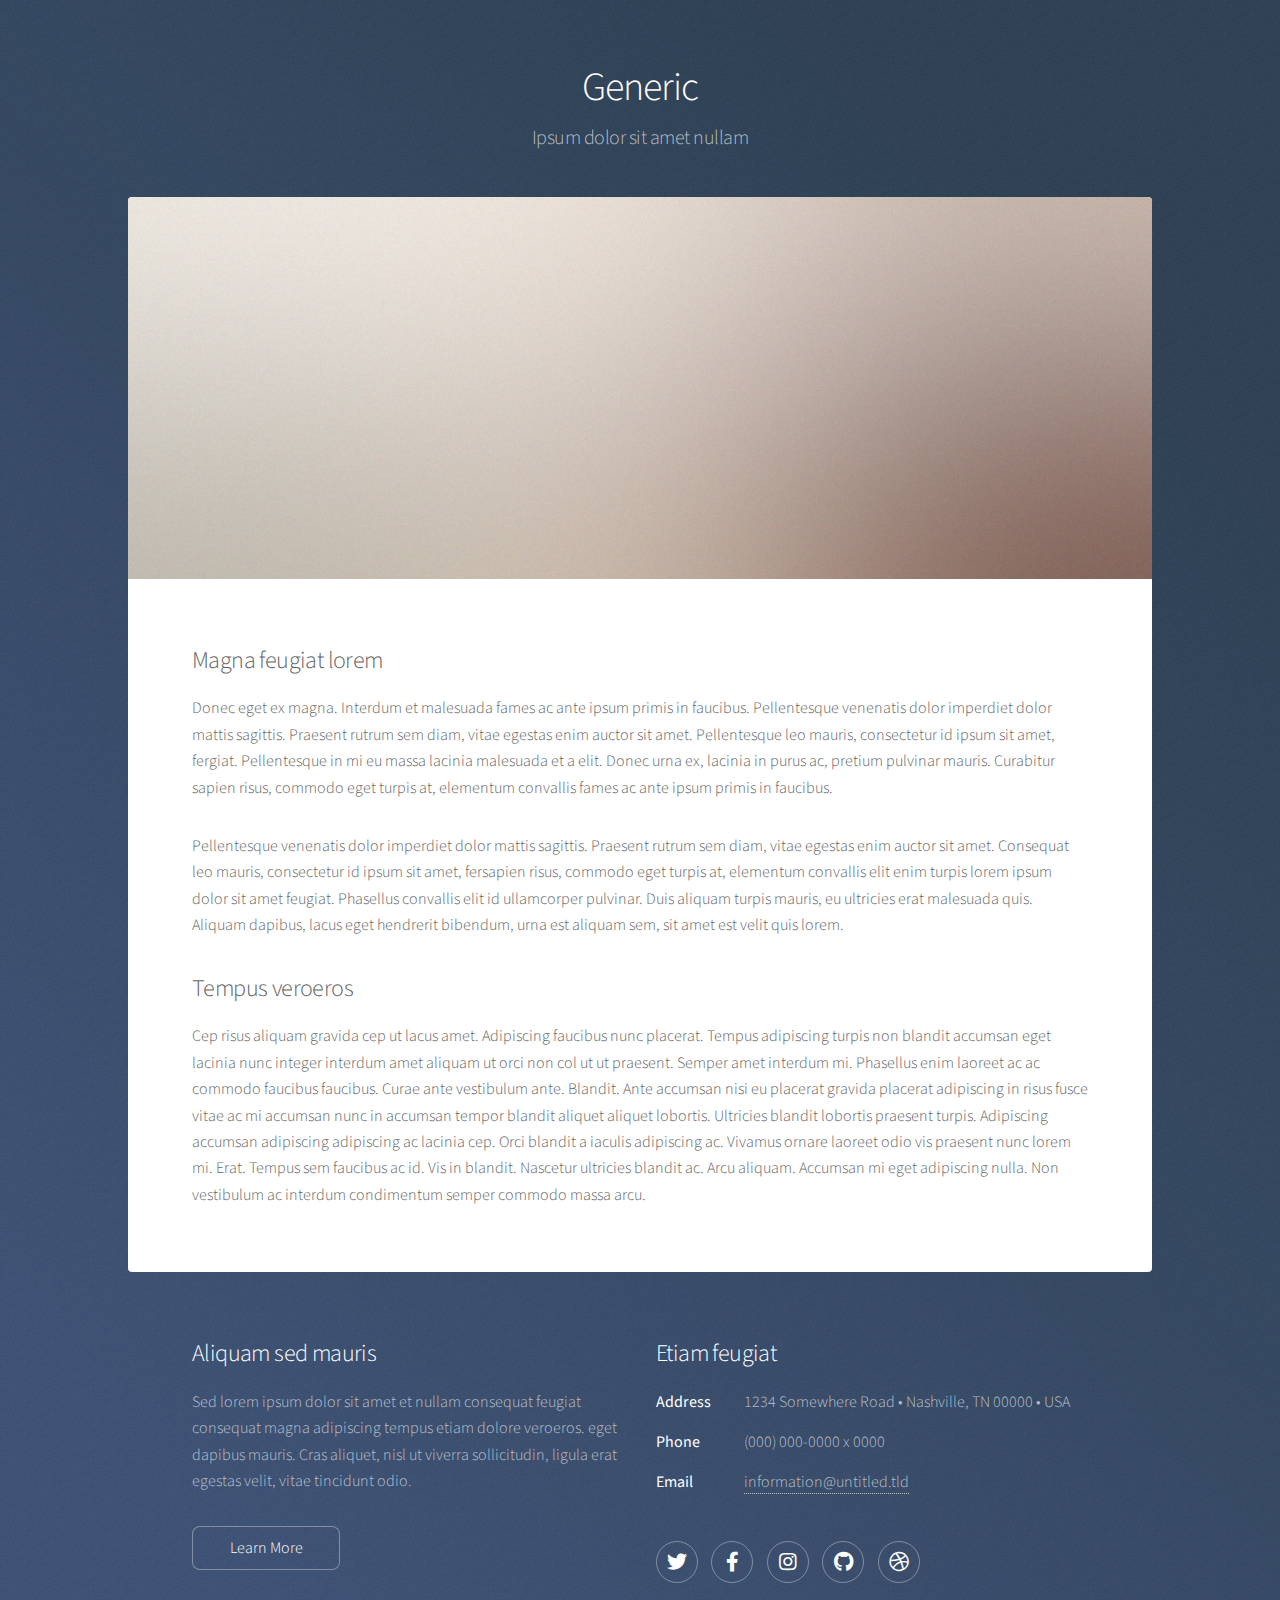
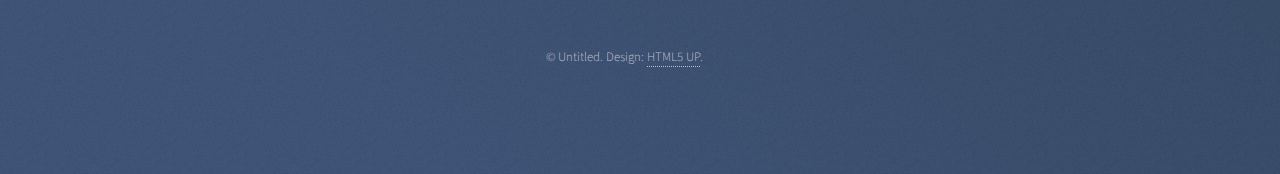
<file: generic.html>
<!DOCTYPE HTML>
<!--
	Stellar by HTML5 UP
	html5up.net | @ajlkn
	Free for personal and commercial use under the CCA 3.0 license (html5up.net/license)
-->
<html>
	<head>
		<title>Generic - Stellar by HTML5 UP</title>
		<meta charset="utf-8" />
		<meta name="viewport" content="width=device-width, initial-scale=1, user-scalable=no" />
		<link rel="stylesheet" href="assets/css/main.css" />
		<noscript><link rel="stylesheet" href="assets/css/noscript.css" /></noscript>
	</head>
	<body class="is-preload">

		<!-- Wrapper -->
			<div id="wrapper">

				<!-- Header -->
					<header id="header">
						<h1>Generic</h1>
						<p>Ipsum dolor sit amet nullam</p>
					</header>

				<!-- Main -->
					<div id="main">

						<!-- Content -->
							<section id="content" class="main">
								<span class="image main"><img src="images/pic04.jpg" alt="" /></span>
								<h2>Magna feugiat lorem</h2>
								<p>Donec eget ex magna. Interdum et malesuada fames ac ante ipsum primis in faucibus. Pellentesque venenatis dolor imperdiet dolor mattis sagittis. Praesent rutrum sem diam, vitae egestas enim auctor sit amet. Pellentesque leo mauris, consectetur id ipsum sit amet, fergiat. Pellentesque in mi eu massa lacinia malesuada et a elit. Donec urna ex, lacinia in purus ac, pretium pulvinar mauris. Curabitur sapien risus, commodo eget turpis at, elementum convallis fames ac ante ipsum primis in faucibus.</p>
								<p>Pellentesque venenatis dolor imperdiet dolor mattis sagittis. Praesent rutrum sem diam, vitae egestas enim auctor sit amet. Consequat leo mauris, consectetur id ipsum sit amet, fersapien risus, commodo eget turpis at, elementum convallis elit enim turpis lorem ipsum dolor sit amet feugiat. Phasellus convallis elit id ullamcorper pulvinar. Duis aliquam turpis mauris, eu ultricies erat malesuada quis. Aliquam dapibus, lacus eget hendrerit bibendum, urna est aliquam sem, sit amet est velit quis lorem.</p>
								<h2>Tempus veroeros</h2>
								<p>Cep risus aliquam gravida cep ut lacus amet. Adipiscing faucibus nunc placerat. Tempus adipiscing turpis non blandit accumsan eget lacinia nunc integer interdum amet aliquam ut orci non col ut ut praesent. Semper amet interdum mi. Phasellus enim laoreet ac ac commodo faucibus faucibus. Curae ante vestibulum ante. Blandit. Ante accumsan nisi eu placerat gravida placerat adipiscing in risus fusce vitae ac mi accumsan nunc in accumsan tempor blandit aliquet aliquet lobortis. Ultricies blandit lobortis praesent turpis. Adipiscing accumsan adipiscing adipiscing ac lacinia cep. Orci blandit a iaculis adipiscing ac. Vivamus ornare laoreet odio vis praesent nunc lorem mi. Erat. Tempus sem faucibus ac id. Vis in blandit. Nascetur ultricies blandit ac. Arcu aliquam. Accumsan mi eget adipiscing nulla. Non vestibulum ac interdum condimentum semper commodo massa arcu.</p>
							</section>

					</div>

				<!-- Footer -->
					<footer id="footer">
						<section>
							<h2>Aliquam sed mauris</h2>
							<p>Sed lorem ipsum dolor sit amet et nullam consequat feugiat consequat magna adipiscing tempus etiam dolore veroeros. eget dapibus mauris. Cras aliquet, nisl ut viverra sollicitudin, ligula erat egestas velit, vitae tincidunt odio.</p>
							<ul class="actions">
								<li><a href="#" class="button">Learn More</a></li>
							</ul>
						</section>
						<section>
							<h2>Etiam feugiat</h2>
							<dl class="alt">
								<dt>Address</dt>
								<dd>1234 Somewhere Road &bull; Nashville, TN 00000 &bull; USA</dd>
								<dt>Phone</dt>
								<dd>(000) 000-0000 x 0000</dd>
								<dt>Email</dt>
								<dd><a href="#">information@untitled.tld</a></dd>
							</dl>
							<ul class="icons">
								<li><a href="#" class="icon brands fa-twitter alt"><span class="label">Twitter</span></a></li>
								<li><a href="#" class="icon brands fa-facebook-f alt"><span class="label">Facebook</span></a></li>
								<li><a href="#" class="icon brands fa-instagram alt"><span class="label">Instagram</span></a></li>
								<li><a href="#" class="icon brands fa-github alt"><span class="label">GitHub</span></a></li>
								<li><a href="#" class="icon brands fa-dribbble alt"><span class="label">Dribbble</span></a></li>
							</ul>
						</section>
						<p class="copyright">&copy; Untitled. Design: <a href="https://html5up.net">HTML5 UP</a>.</p>
					</footer>

			</div>

		<!-- Scripts -->
			<script src="assets/js/jquery.min.js"></script>
			<script src="assets/js/jquery.scrollex.min.js"></script>
			<script src="assets/js/jquery.scrolly.min.js"></script>
			<script src="assets/js/browser.min.js"></script>
			<script src="assets/js/breakpoints.min.js"></script>
			<script src="assets/js/util.js"></script>
			<script src="assets/js/main.js"></script>

	</body>
</html>
</file>
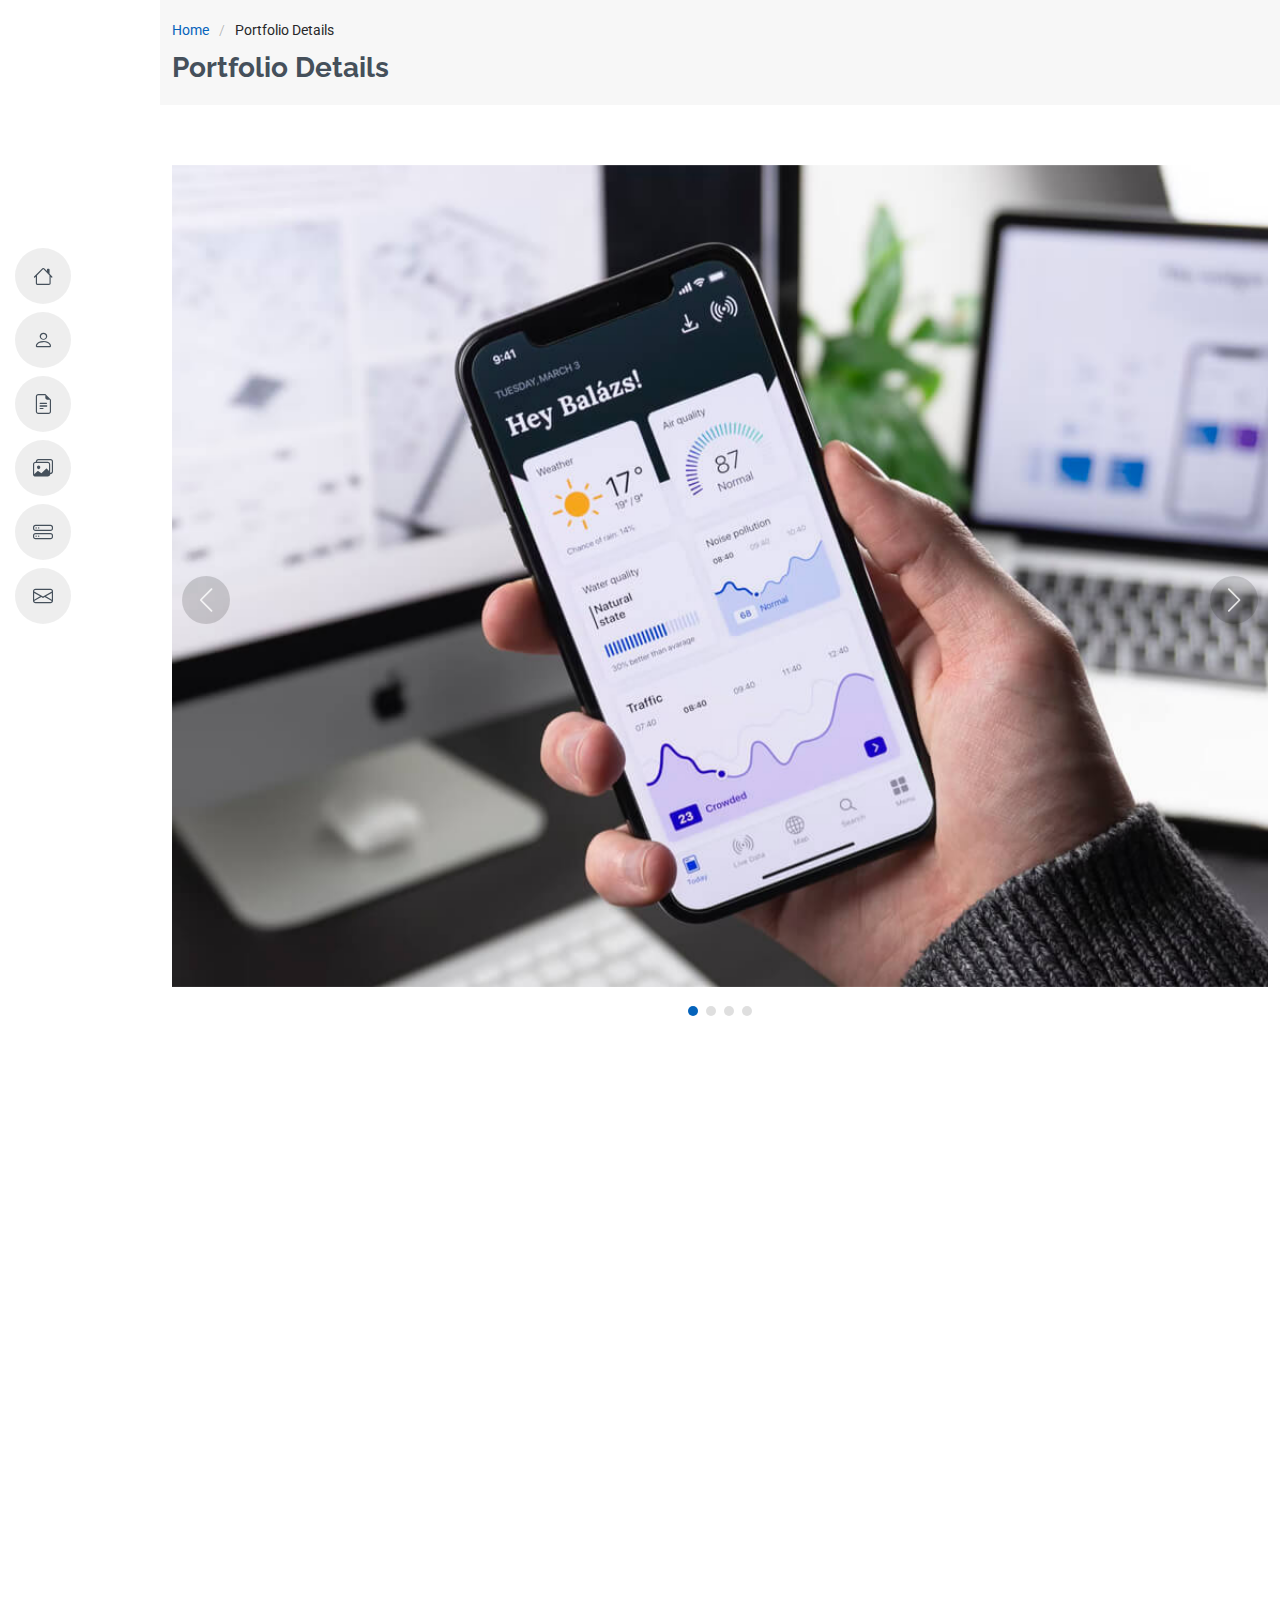
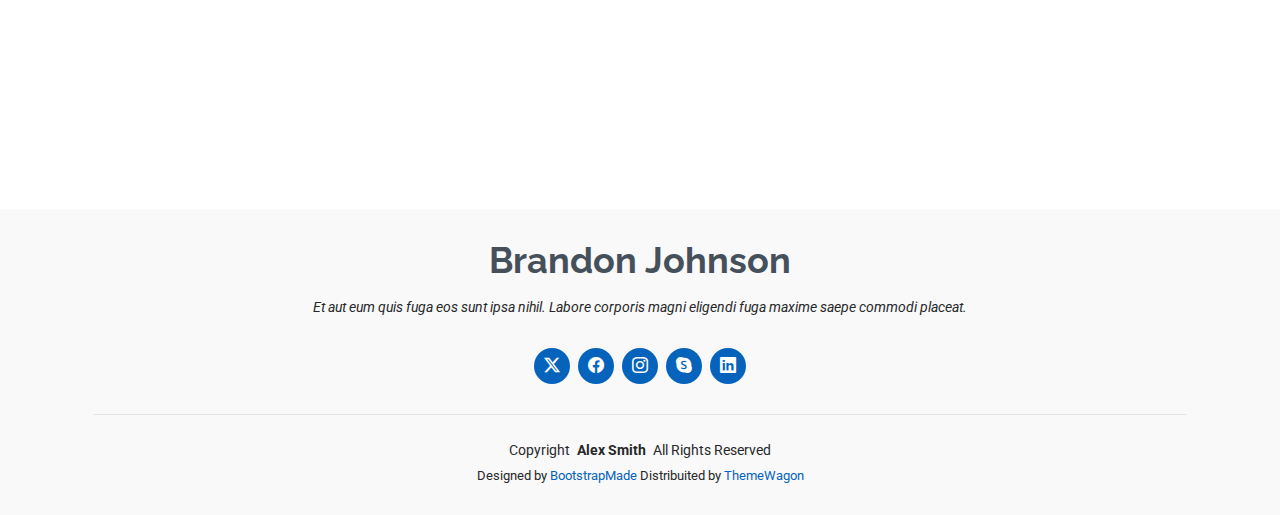
<file: fernando-romero/portfolio-details.html>
<!DOCTYPE html>
<html lang="en">

<head>
  <meta charset="utf-8">
  <meta content="width=device-width, initial-scale=1.0" name="viewport">
  <title>Portfolio Details - MyResume Bootstrap Template</title>
  <meta content="" name="description">
  <meta content="" name="keywords">

  <!-- Favicons -->
  <link href="assets/img/favicon.png" rel="icon">
  <link href="assets/img/apple-touch-icon.png" rel="apple-touch-icon">

  <!-- Fonts -->
  <link href="https://fonts.googleapis.com" rel="preconnect">
  <link href="https://fonts.gstatic.com" rel="preconnect" crossorigin>
  <link href="https://fonts.googleapis.com/css2?family=Roboto:ital,wght@0,100;0,300;0,400;0,500;0,700;0,900;1,100;1,300;1,400;1,500;1,700;1,900&family=Poppins:ital,wght@0,100;0,200;0,300;0,400;0,500;0,600;0,700;0,800;0,900;1,100;1,200;1,300;1,400;1,500;1,600;1,700;1,800;1,900&family=Raleway:ital,wght@0,100;0,200;0,300;0,400;0,500;0,600;0,700;0,800;0,900;1,100;1,200;1,300;1,400;1,500;1,600;1,700;1,800;1,900&display=swap" rel="stylesheet">

  <!-- Vendor CSS Files -->
  <link href="assets/vendor/bootstrap/css/bootstrap.min.css" rel="stylesheet">
  <link href="assets/vendor/bootstrap-icons/bootstrap-icons.css" rel="stylesheet">
  <link href="assets/vendor/aos/aos.css" rel="stylesheet">
  <link href="assets/vendor/glightbox/css/glightbox.min.css" rel="stylesheet">
  <link href="assets/vendor/swiper/swiper-bundle.min.css" rel="stylesheet">

  <!-- Main CSS File -->
  <link href="assets/css/main.css" rel="stylesheet">

  <!-- =======================================================
  * Template Name: MyResume
  * Template URL: https://bootstrapmade.com/free-html-bootstrap-template-my-resume/
  * Updated: Jun 29 2024 with Bootstrap v5.3.3
  * Author: BootstrapMade.com
  * License: https://bootstrapmade.com/license/
  ======================================================== -->
</head>

<body class="portfolio-details-page">

  <header id="header" class="header d-flex flex-column justify-content-center">

    <i class="header-toggle d-xl-none bi bi-list"></i>

    <nav id="navmenu" class="navmenu">
      <ul>
        <li><a href="#hero"><i class="bi bi-house navicon"></i><span>Home</span></a></li>
        <li><a href="#about"><i class="bi bi-person navicon"></i><span>About</span></a></li>
        <li><a href="#resume"><i class="bi bi-file-earmark-text navicon"></i><span>Resume</span></a></li>
        <li><a href="#portfolio"><i class="bi bi-images navicon"></i><span>Portfolio</span></a></li>
        <li><a href="#services"><i class="bi bi-hdd-stack navicon"></i><span>Services</span></a></li>
        <li><a href="#contact"><i class="bi bi-envelope navicon"></i><span>Contact</span></a></li>
      </ul>
    </nav>

  </header>

  <main class="main">

    <!-- Page Title -->
    <div class="page-title" data-aos="fade">
      <div class="container">
        <nav class="breadcrumbs">
          <ol>
            <li><a href="index.html">Home</a></li>
            <li class="current">Portfolio Details</li>
          </ol>
        </nav>
        <h1>Portfolio Details</h1>
      </div>
    </div><!-- End Page Title -->

    <!-- Portfolio Details Section -->
    <section id="portfolio-details" class="portfolio-details section">

      <div class="container" data-aos="fade-up">

        <div class="portfolio-details-slider swiper init-swiper">
          <script type="application/json" class="swiper-config">
            {
              "loop": true,
              "speed": 600,
              "autoplay": {
                "delay": 5000
              },
              "slidesPerView": "auto",
              "navigation": {
                "nextEl": ".swiper-button-next",
                "prevEl": ".swiper-button-prev"
              },
              "pagination": {
                "el": ".swiper-pagination",
                "type": "bullets",
                "clickable": true
              }
            }
          </script>
          <div class="swiper-wrapper align-items-center">

            <div class="swiper-slide">
              <img src="assets/img/portfolio/app-1.jpg" alt="">
            </div>

            <div class="swiper-slide">
              <img src="assets/img/portfolio/product-1.jpg" alt="">
            </div>

            <div class="swiper-slide">
              <img src="assets/img/portfolio/branding-1.jpg" alt="">
            </div>

            <div class="swiper-slide">
              <img src="assets/img/portfolio/books-1.jpg" alt="">
            </div>

          </div>
          <div class="swiper-button-prev"></div>
          <div class="swiper-button-next"></div>
          <div class="swiper-pagination"></div>
        </div>

        <div class="row justify-content-between gy-4 mt-4">

          <div class="col-lg-8" data-aos="fade-up">
            <div class="portfolio-description">
              <h2>This is an example of portfolio details</h2>
              <p>
                Autem ipsum nam porro corporis rerum. Quis eos dolorem eos itaque inventore commodi labore quia quia. Exercitationem repudiandae officiis neque suscipit non officia eaque itaque enim. Voluptatem officia accusantium nesciunt est omnis tempora consectetur dignissimos. Sequi nulla at esse enim cum deserunt eius.
              </p>
              <p>
                Amet consequatur qui dolore veniam voluptatem voluptatem sit. Non aspernatur atque natus ut cum nam et. Praesentium error dolores rerum minus sequi quia veritatis eum. Eos et doloribus doloremque nesciunt molestiae laboriosam.
              </p>

              <div class="testimonial-item">
                <p>
                  <i class="bi bi-quote quote-icon-left"></i>
                  <span>Export tempor illum tamen malis malis eram quae irure esse labore quem cillum quid cillum eram malis quorum velit fore eram velit sunt aliqua noster fugiat irure amet legam anim culpa.</span>
                  <i class="bi bi-quote quote-icon-right"></i>
                </p>
                <div>
                  <img src="assets/img/testimonials/testimonials-2.jpg" class="testimonial-img" alt="">
                  <h3>Sara Wilsson</h3>
                  <h4>Designer</h4>
                </div>
              </div>

              <p>
                Impedit ipsum quae et aliquid doloribus et voluptatem quasi. Perspiciatis occaecati earum et magnam animi. Quibusdam non qui ea vitae suscipit vitae sunt. Repudiandae incidunt cumque minus deserunt assumenda tempore. Delectus voluptas necessitatibus est.
              </p>

              <p>
                Sunt voluptatum sapiente facilis quo odio aut ipsum repellat debitis. Molestiae et autem libero. Explicabo et quod necessitatibus similique quis dolor eum. Numquam eaque praesentium rem et qui nesciunt.
              </p>

            </div>
          </div>

          <div class="col-lg-3" data-aos="fade-up" data-aos-delay="100">
            <div class="portfolio-info">
              <h3>Project information</h3>
              <ul>
                <li><strong>Category</strong> Web design</li>
                <li><strong>Client</strong> ASU Company</li>
                <li><strong>Project date</strong> 01 March, 2020</li>
                <li><strong>Project URL</strong> <a href="#">www.example.com</a></li>
                <li><a href="#" class="btn-visit align-self-start">Visit Website</a></li>
              </ul>
            </div>
          </div>

        </div>

      </div>

    </section><!-- /Portfolio Details Section -->

  </main>

  <footer id="footer" class="footer position-relative light-background">
    <div class="container">
      <h3 class="sitename">Brandon Johnson</h3>
      <p>Et aut eum quis fuga eos sunt ipsa nihil. Labore corporis magni eligendi fuga maxime saepe commodi placeat.</p>
      <div class="social-links d-flex justify-content-center">
        <a href=""><i class="bi bi-twitter-x"></i></a>
        <a href=""><i class="bi bi-facebook"></i></a>
        <a href=""><i class="bi bi-instagram"></i></a>
        <a href=""><i class="bi bi-skype"></i></a>
        <a href=""><i class="bi bi-linkedin"></i></a>
      </div>
      <div class="container">
        <div class="copyright">
          <span>Copyright</span> <strong class="px-1 sitename">Alex Smith</strong> <span>All Rights Reserved</span>
        </div>
        <div class="credits">
          <!-- All the links in the footer should remain intact. -->
          <!-- You can delete the links only if you've purchased the pro version. -->
          <!-- Licensing information: https://bootstrapmade.com/license/ -->
          <!-- Purchase the pro version with working PHP/AJAX contact form: [buy-url] -->
          Designed by <a href="https://bootstrapmade.com/">BootstrapMade</a> Distribuited by <a href="https://themewagon.com">ThemeWagon</a>
        </div>
      </div>
    </div>
  </footer>

  <!-- Scroll Top -->
  <a href="#" id="scroll-top" class="scroll-top d-flex align-items-center justify-content-center"><i class="bi bi-arrow-up-short"></i></a>

  <!-- Preloader -->
  <div id="preloader"></div>

  <!-- Vendor JS Files -->
  <script src="assets/vendor/bootstrap/js/bootstrap.bundle.min.js"></script>
  <script src="assets/vendor/php-email-form/validate.js"></script>
  <script src="assets/vendor/aos/aos.js"></script>
  <script src="assets/vendor/typed.js/typed.umd.js"></script>
  <script src="assets/vendor/purecounter/purecounter_vanilla.js"></script>
  <script src="assets/vendor/waypoints/noframework.waypoints.js"></script>
  <script src="assets/vendor/glightbox/js/glightbox.min.js"></script>
  <script src="assets/vendor/imagesloaded/imagesloaded.pkgd.min.js"></script>
  <script src="assets/vendor/isotope-layout/isotope.pkgd.min.js"></script>
  <script src="assets/vendor/swiper/swiper-bundle.min.js"></script>

  <!-- Main JS File -->
  <script src="assets/js/main.js"></script>

</body>

</html>
</file>
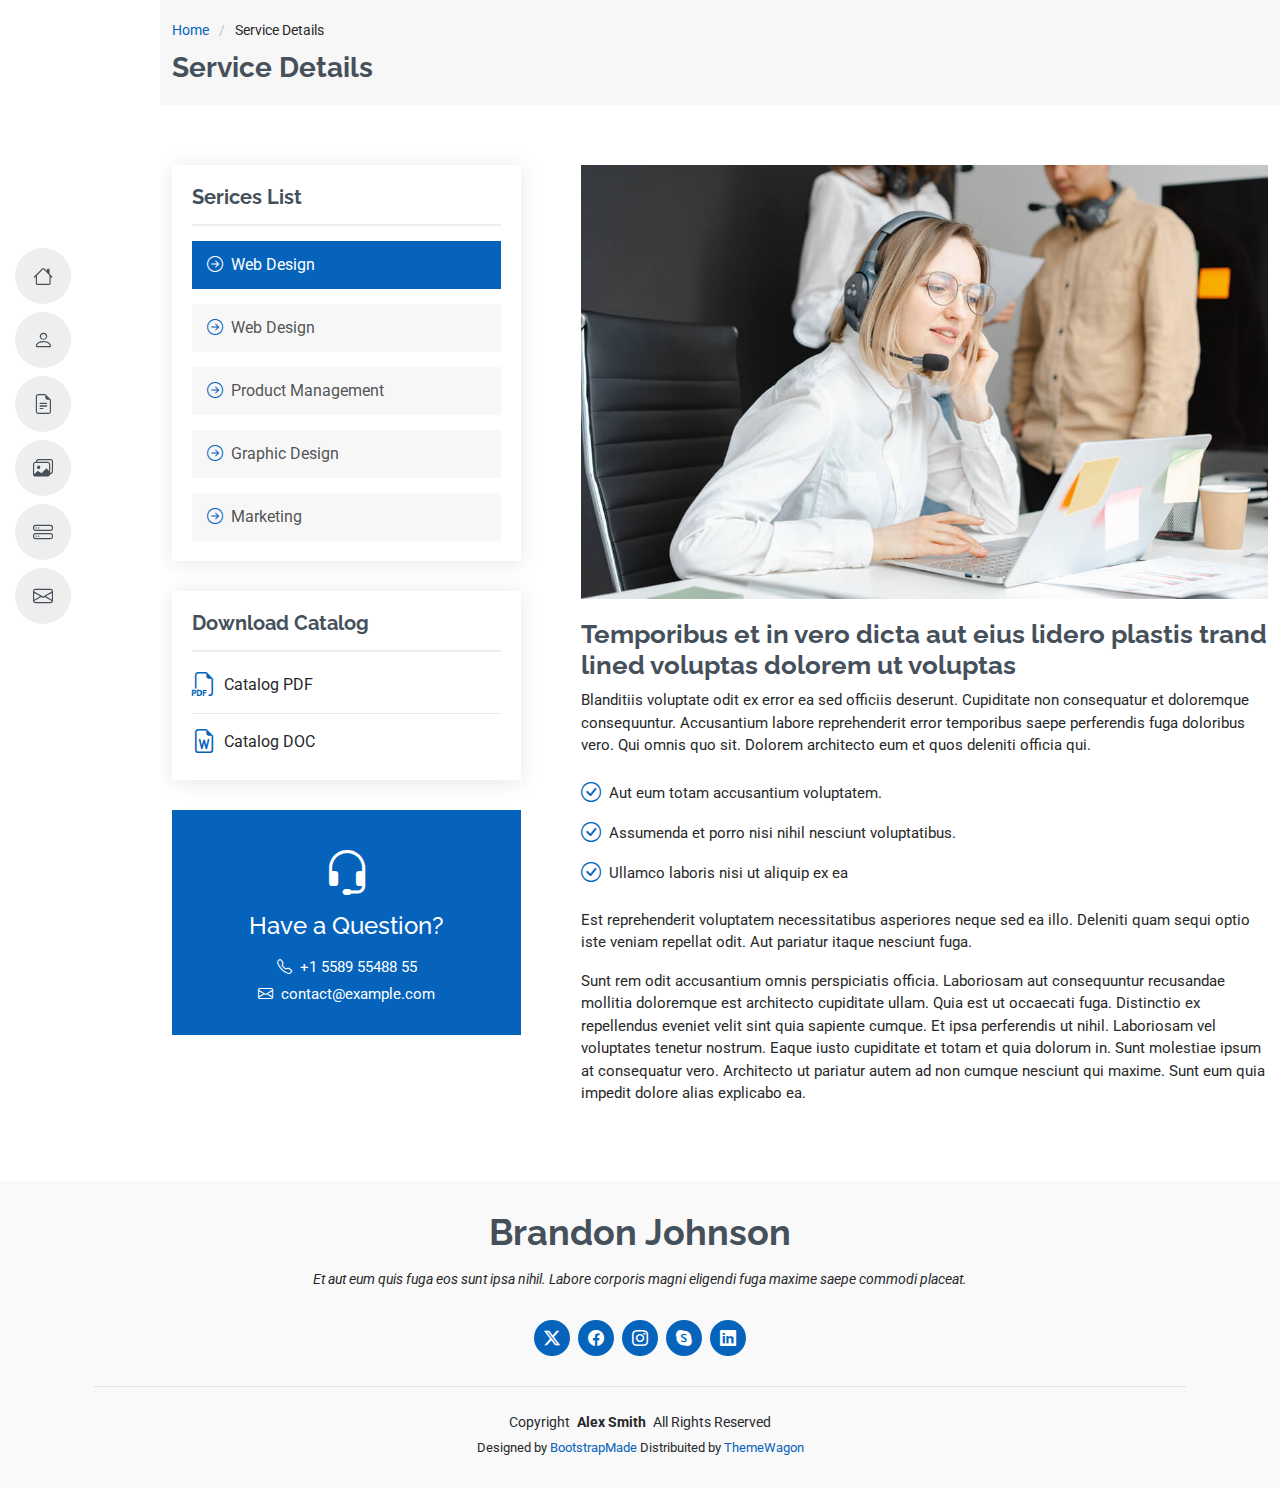
<file: fernando-romero/service-details.html>
<!DOCTYPE html>
<html lang="en">

<head>
  <meta charset="utf-8">
  <meta content="width=device-width, initial-scale=1.0" name="viewport">
  <title>Service Details - MyResume Bootstrap Template</title>
  <meta content="" name="description">
  <meta content="" name="keywords">

  <!-- Favicons -->
  <link href="assets/img/favicon.png" rel="icon">
  <link href="assets/img/apple-touch-icon.png" rel="apple-touch-icon">

  <!-- Fonts -->
  <link href="https://fonts.googleapis.com" rel="preconnect">
  <link href="https://fonts.gstatic.com" rel="preconnect" crossorigin>
  <link href="https://fonts.googleapis.com/css2?family=Roboto:ital,wght@0,100;0,300;0,400;0,500;0,700;0,900;1,100;1,300;1,400;1,500;1,700;1,900&family=Poppins:ital,wght@0,100;0,200;0,300;0,400;0,500;0,600;0,700;0,800;0,900;1,100;1,200;1,300;1,400;1,500;1,600;1,700;1,800;1,900&family=Raleway:ital,wght@0,100;0,200;0,300;0,400;0,500;0,600;0,700;0,800;0,900;1,100;1,200;1,300;1,400;1,500;1,600;1,700;1,800;1,900&display=swap" rel="stylesheet">

  <!-- Vendor CSS Files -->
  <link href="assets/vendor/bootstrap/css/bootstrap.min.css" rel="stylesheet">
  <link href="assets/vendor/bootstrap-icons/bootstrap-icons.css" rel="stylesheet">
  <link href="assets/vendor/aos/aos.css" rel="stylesheet">
  <link href="assets/vendor/glightbox/css/glightbox.min.css" rel="stylesheet">
  <link href="assets/vendor/swiper/swiper-bundle.min.css" rel="stylesheet">

  <!-- Main CSS File -->
  <link href="assets/css/main.css" rel="stylesheet">

  <!-- =======================================================
  * Template Name: MyResume
  * Template URL: https://bootstrapmade.com/free-html-bootstrap-template-my-resume/
  * Updated: Jun 29 2024 with Bootstrap v5.3.3
  * Author: BootstrapMade.com
  * License: https://bootstrapmade.com/license/
  ======================================================== -->
</head>

<body class="service-details-page">

  <header id="header" class="header d-flex flex-column justify-content-center">

    <i class="header-toggle d-xl-none bi bi-list"></i>

    <nav id="navmenu" class="navmenu">
      <ul>
        <li><a href="#hero"><i class="bi bi-house navicon"></i><span>Home</span></a></li>
        <li><a href="#about"><i class="bi bi-person navicon"></i><span>About</span></a></li>
        <li><a href="#resume"><i class="bi bi-file-earmark-text navicon"></i><span>Resume</span></a></li>
        <li><a href="#portfolio"><i class="bi bi-images navicon"></i><span>Portfolio</span></a></li>
        <li><a href="#services"><i class="bi bi-hdd-stack navicon"></i><span>Services</span></a></li>
        <li><a href="#contact"><i class="bi bi-envelope navicon"></i><span>Contact</span></a></li>
      </ul>
    </nav>

  </header>

  <main class="main">

    <!-- Page Title -->
    <div class="page-title" data-aos="fade">
      <div class="container">
        <nav class="breadcrumbs">
          <ol>
            <li><a href="index.html">Home</a></li>
            <li class="current">Service Details</li>
          </ol>
        </nav>
        <h1>Service Details</h1>
      </div>
    </div><!-- End Page Title -->

    <!-- Service Details Section -->
    <section id="service-details" class="service-details section">

      <div class="container">

        <div class="row gy-5">

          <div class="col-lg-4" data-aos="fade-up" data-aos-delay="100">

            <div class="service-box">
              <h4>Serices List</h4>
              <div class="services-list">
                <a href="#" class="active"><i class="bi bi-arrow-right-circle"></i><span>Web Design</span></a>
                <a href="#"><i class="bi bi-arrow-right-circle"></i><span>Web Design</span></a>
                <a href="#"><i class="bi bi-arrow-right-circle"></i><span>Product Management</span></a>
                <a href="#"><i class="bi bi-arrow-right-circle"></i><span>Graphic Design</span></a>
                <a href="#"><i class="bi bi-arrow-right-circle"></i><span>Marketing</span></a>
              </div>
            </div><!-- End Services List -->

            <div class="service-box">
              <h4>Download Catalog</h4>
              <div class="download-catalog">
                <a href="#"><i class="bi bi-filetype-pdf"></i><span>Catalog PDF</span></a>
                <a href="#"><i class="bi bi-file-earmark-word"></i><span>Catalog DOC</span></a>
              </div>
            </div><!-- End Services List -->

            <div class="help-box d-flex flex-column justify-content-center align-items-center">
              <i class="bi bi-headset help-icon"></i>
              <h4>Have a Question?</h4>
              <p class="d-flex align-items-center mt-2 mb-0"><i class="bi bi-telephone me-2"></i> <span>+1 5589 55488 55</span></p>
              <p class="d-flex align-items-center mt-1 mb-0"><i class="bi bi-envelope me-2"></i> <a href="mailto:contact@example.com">contact@example.com</a></p>
            </div>

          </div>

          <div class="col-lg-8 ps-lg-5" data-aos="fade-up" data-aos-delay="200">
            <img src="assets/img/services.jpg" alt="" class="img-fluid services-img">
            <h3>Temporibus et in vero dicta aut eius lidero plastis trand lined voluptas dolorem ut voluptas</h3>
            <p>
              Blanditiis voluptate odit ex error ea sed officiis deserunt. Cupiditate non consequatur et doloremque consequuntur. Accusantium labore reprehenderit error temporibus saepe perferendis fuga doloribus vero. Qui omnis quo sit. Dolorem architecto eum et quos deleniti officia qui.
            </p>
            <ul>
              <li><i class="bi bi-check-circle"></i> <span>Aut eum totam accusantium voluptatem.</span></li>
              <li><i class="bi bi-check-circle"></i> <span>Assumenda et porro nisi nihil nesciunt voluptatibus.</span></li>
              <li><i class="bi bi-check-circle"></i> <span>Ullamco laboris nisi ut aliquip ex ea</span></li>
            </ul>
            <p>
              Est reprehenderit voluptatem necessitatibus asperiores neque sed ea illo. Deleniti quam sequi optio iste veniam repellat odit. Aut pariatur itaque nesciunt fuga.
            </p>
            <p>
              Sunt rem odit accusantium omnis perspiciatis officia. Laboriosam aut consequuntur recusandae mollitia doloremque est architecto cupiditate ullam. Quia est ut occaecati fuga. Distinctio ex repellendus eveniet velit sint quia sapiente cumque. Et ipsa perferendis ut nihil. Laboriosam vel voluptates tenetur nostrum. Eaque iusto cupiditate et totam et quia dolorum in. Sunt molestiae ipsum at consequatur vero. Architecto ut pariatur autem ad non cumque nesciunt qui maxime. Sunt eum quia impedit dolore alias explicabo ea.
            </p>
          </div>

        </div>

      </div>

    </section><!-- /Service Details Section -->

  </main>

  <footer id="footer" class="footer position-relative light-background">
    <div class="container">
      <h3 class="sitename">Brandon Johnson</h3>
      <p>Et aut eum quis fuga eos sunt ipsa nihil. Labore corporis magni eligendi fuga maxime saepe commodi placeat.</p>
      <div class="social-links d-flex justify-content-center">
        <a href=""><i class="bi bi-twitter-x"></i></a>
        <a href=""><i class="bi bi-facebook"></i></a>
        <a href=""><i class="bi bi-instagram"></i></a>
        <a href=""><i class="bi bi-skype"></i></a>
        <a href=""><i class="bi bi-linkedin"></i></a>
      </div>
      <div class="container">
        <div class="copyright">
          <span>Copyright</span> <strong class="px-1 sitename">Alex Smith</strong> <span>All Rights Reserved</span>
        </div>
        <div class="credits">
          <!-- All the links in the footer should remain intact. -->
          <!-- You can delete the links only if you've purchased the pro version. -->
          <!-- Licensing information: https://bootstrapmade.com/license/ -->
          <!-- Purchase the pro version with working PHP/AJAX contact form: [buy-url] -->
          Designed by <a href="https://bootstrapmade.com/">BootstrapMade</a> Distribuited by <a href="https://themewagon.com">ThemeWagon</a>
        </div>
      </div>
    </div>
  </footer>

  <!-- Scroll Top -->
  <a href="#" id="scroll-top" class="scroll-top d-flex align-items-center justify-content-center"><i class="bi bi-arrow-up-short"></i></a>

  <!-- Preloader -->
  <div id="preloader"></div>

  <!-- Vendor JS Files -->
  <script src="assets/vendor/bootstrap/js/bootstrap.bundle.min.js"></script>
  <script src="assets/vendor/php-email-form/validate.js"></script>
  <script src="assets/vendor/aos/aos.js"></script>
  <script src="assets/vendor/typed.js/typed.umd.js"></script>
  <script src="assets/vendor/purecounter/purecounter_vanilla.js"></script>
  <script src="assets/vendor/waypoints/noframework.waypoints.js"></script>
  <script src="assets/vendor/glightbox/js/glightbox.min.js"></script>
  <script src="assets/vendor/imagesloaded/imagesloaded.pkgd.min.js"></script>
  <script src="assets/vendor/isotope-layout/isotope.pkgd.min.js"></script>
  <script src="assets/vendor/swiper/swiper-bundle.min.js"></script>

  <!-- Main JS File -->
  <script src="assets/js/main.js"></script>

</body>

</html>
</file>
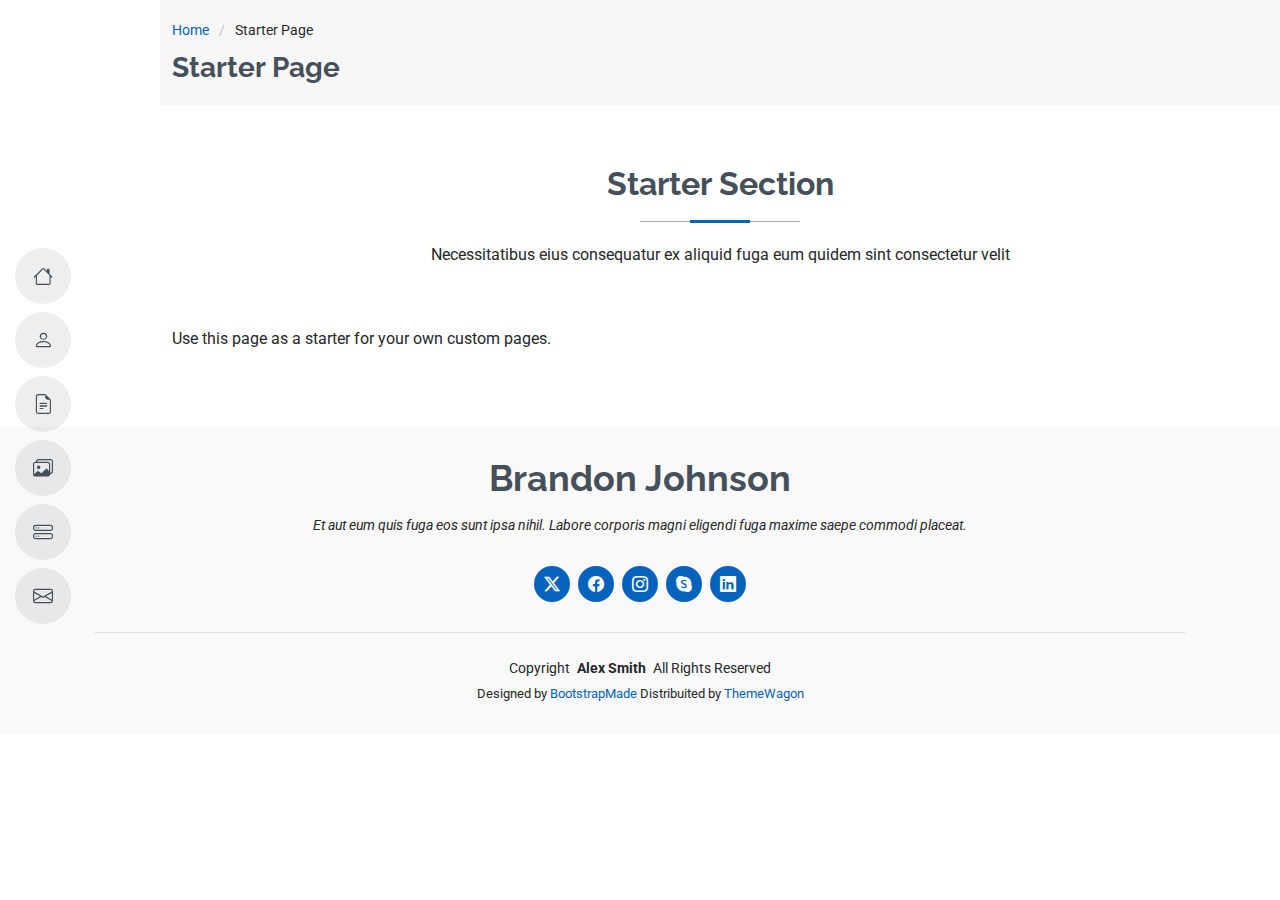
<file: fernando-romero/starter-page.html>
<!DOCTYPE html>
<html lang="en">

<head>
  <meta charset="utf-8">
  <meta content="width=device-width, initial-scale=1.0" name="viewport">
  <title>Starter Page - MyResume Bootstrap Template</title>
  <meta content="" name="description">
  <meta content="" name="keywords">

  <!-- Favicons -->
  <link href="assets/img/favicon.png" rel="icon">
  <link href="assets/img/apple-touch-icon.png" rel="apple-touch-icon">

  <!-- Fonts -->
  <link href="https://fonts.googleapis.com" rel="preconnect">
  <link href="https://fonts.gstatic.com" rel="preconnect" crossorigin>
  <link href="https://fonts.googleapis.com/css2?family=Roboto:ital,wght@0,100;0,300;0,400;0,500;0,700;0,900;1,100;1,300;1,400;1,500;1,700;1,900&family=Poppins:ital,wght@0,100;0,200;0,300;0,400;0,500;0,600;0,700;0,800;0,900;1,100;1,200;1,300;1,400;1,500;1,600;1,700;1,800;1,900&family=Raleway:ital,wght@0,100;0,200;0,300;0,400;0,500;0,600;0,700;0,800;0,900;1,100;1,200;1,300;1,400;1,500;1,600;1,700;1,800;1,900&display=swap" rel="stylesheet">

  <!-- Vendor CSS Files -->
  <link href="assets/vendor/bootstrap/css/bootstrap.min.css" rel="stylesheet">
  <link href="assets/vendor/bootstrap-icons/bootstrap-icons.css" rel="stylesheet">
  <link href="assets/vendor/aos/aos.css" rel="stylesheet">
  <link href="assets/vendor/glightbox/css/glightbox.min.css" rel="stylesheet">
  <link href="assets/vendor/swiper/swiper-bundle.min.css" rel="stylesheet">

  <!-- Main CSS File -->
  <link href="assets/css/main.css" rel="stylesheet">

  <!-- =======================================================
  * Template Name: MyResume
  * Template URL: https://bootstrapmade.com/free-html-bootstrap-template-my-resume/
  * Updated: Jun 29 2024 with Bootstrap v5.3.3
  * Author: BootstrapMade.com
  * License: https://bootstrapmade.com/license/
  ======================================================== -->
</head>

<body class="starter-page-page">

  <header id="header" class="header d-flex flex-column justify-content-center">

    <i class="header-toggle d-xl-none bi bi-list"></i>

    <nav id="navmenu" class="navmenu">
      <ul>
        <li><a href="#hero"><i class="bi bi-house navicon"></i><span>Home</span></a></li>
        <li><a href="#about"><i class="bi bi-person navicon"></i><span>About</span></a></li>
        <li><a href="#resume"><i class="bi bi-file-earmark-text navicon"></i><span>Resume</span></a></li>
        <li><a href="#portfolio"><i class="bi bi-images navicon"></i><span>Portfolio</span></a></li>
        <li><a href="#services"><i class="bi bi-hdd-stack navicon"></i><span>Services</span></a></li>
        <li><a href="#contact"><i class="bi bi-envelope navicon"></i><span>Contact</span></a></li>
      </ul>
    </nav>

  </header>

  <main class="main">

    <!-- Page Title -->
    <div class="page-title" data-aos="fade">
      <div class="container">
        <nav class="breadcrumbs">
          <ol>
            <li><a href="index.html">Home</a></li>
            <li class="current">Starter Page</li>
          </ol>
        </nav>
        <h1>Starter Page</h1>
      </div>
    </div><!-- End Page Title -->

    <!-- Starter Section Section -->
    <section id="starter-section" class="starter-section section">

      <!-- Section Title -->
      <div class="container section-title" data-aos="fade-up">
        <h2>Starter Section</h2>
        <p>Necessitatibus eius consequatur ex aliquid fuga eum quidem sint consectetur velit</p>
      </div><!-- End Section Title -->

      <div class="container" data-aos="fade-up">
        <p>Use this page as a starter for your own custom pages.</p>
      </div>

    </section><!-- /Starter Section Section -->

  </main>

  <footer id="footer" class="footer position-relative light-background">
    <div class="container">
      <h3 class="sitename">Brandon Johnson</h3>
      <p>Et aut eum quis fuga eos sunt ipsa nihil. Labore corporis magni eligendi fuga maxime saepe commodi placeat.</p>
      <div class="social-links d-flex justify-content-center">
        <a href=""><i class="bi bi-twitter-x"></i></a>
        <a href=""><i class="bi bi-facebook"></i></a>
        <a href=""><i class="bi bi-instagram"></i></a>
        <a href=""><i class="bi bi-skype"></i></a>
        <a href=""><i class="bi bi-linkedin"></i></a>
      </div>
      <div class="container">
        <div class="copyright">
          <span>Copyright</span> <strong class="px-1 sitename">Alex Smith</strong> <span>All Rights Reserved</span>
        </div>
        <div class="credits">
          <!-- All the links in the footer should remain intact. -->
          <!-- You can delete the links only if you've purchased the pro version. -->
          <!-- Licensing information: https://bootstrapmade.com/license/ -->
          <!-- Purchase the pro version with working PHP/AJAX contact form: [buy-url] -->
          Designed by <a href="https://bootstrapmade.com/">BootstrapMade</a> Distribuited by <a href="https://themewagon.com">ThemeWagon</a>
        </div>
      </div>
    </div>
  </footer>

  <!-- Scroll Top -->
  <a href="#" id="scroll-top" class="scroll-top d-flex align-items-center justify-content-center"><i class="bi bi-arrow-up-short"></i></a>

  <!-- Preloader -->
  <div id="preloader"></div>

  <!-- Vendor JS Files -->
  <script src="assets/vendor/bootstrap/js/bootstrap.bundle.min.js"></script>
  <script src="assets/vendor/php-email-form/validate.js"></script>
  <script src="assets/vendor/aos/aos.js"></script>
  <script src="assets/vendor/typed.js/typed.umd.js"></script>
  <script src="assets/vendor/purecounter/purecounter_vanilla.js"></script>
  <script src="assets/vendor/waypoints/noframework.waypoints.js"></script>
  <script src="assets/vendor/glightbox/js/glightbox.min.js"></script>
  <script src="assets/vendor/imagesloaded/imagesloaded.pkgd.min.js"></script>
  <script src="assets/vendor/isotope-layout/isotope.pkgd.min.js"></script>
  <script src="assets/vendor/swiper/swiper-bundle.min.js"></script>

  <!-- Main JS File -->
  <script src="assets/js/main.js"></script>

</body>

</html>
</file>
<file: assets/css/noscript.css>
/*
	Stellar by HTML5 UP
	html5up.net | @ajlkn
	Free for personal and commercial use under the CCA 3.0 license (html5up.net/license)
*/

/* Header */

	body.is-preload #header.alt > * {
		opacity: 1;
	}

	body.is-preload #header.alt .logo {
		-moz-transform: none;
		-webkit-transform: none;
		-ms-transform: none;
		transform: none;
	}
</file>
<file: Loxias/style.css>
/* Estilos do Navbar */
.navbar {
    display: flex;
    justify-content: space-between;
    align-items: center;
    padding: 20px 30px;
}

.logo img {
    height: 30px; /* Ajuste a altura do logo se necessário */
}

.nav-buttons {
    display: flex;
    align-items: center;
}

.login-button {
    background-color: black; /* Cor do botão Login */
    color: white; /* Cor do texto do botão Login */
    border: none;
    padding: 10px 20px;
    border-radius: 5px;
    cursor: pointer;
    font-weight: bold;
    margin-right: 15px;
    font-size: 14px; /* Tamanho da fonte do botão Login */
}

.cart-button {
    background-color: transparent;
    border: none;
    cursor: pointer;
}

.cart-button img {
    height: 40px; /* Ajuste a altura do ícone do carrinho se necessário */
}


.swiper-slide.section-one {
    display: flex;        /*  <-- Aplica flexbox ao slide */
    flex-direction: row; /*  <-- Garante que seja horizontal (já é o padrão, mas é bom explicitar) */
    align-items: center;  /*  <-- Alinhamento vertical */
    justify-content: space-between; /* Distribui o espaço (pode ajustar) */
    padding: 20px;       /*  <-- Adicione padding aqui, se necessário */
    /* Outros estilos específicos para a section-one, se houver */
}
/* Garante que o conteudo fique sempre ao lado da imagem */
.swiper-slide.section-one .home-text,
.swiper-slide.section-one .home-image {
    flex: 1; /*  Cada um ocupa metade do espaço (ajuste conforme necessário) */
    box-sizing: border-box; /*  Inclui padding e borda no cálculo do tamanho */
}

.swiper-slide.section-one .home-image{
  display: flex;
  justify-content: flex-end;
}

/* Estilos para o texto (mantenha/ajuste os existentes)*/
.home-text {
  padding-right: 20px;
  margin-left: 40px;
}
.home-text h1 {
    font-size: 2.5em;
    margin-bottom: 20px;
    line-height: 1.2;
}

.home-text h2 {
    font-size: 1.5em;
    color: #555;
    line-height: 1.4;
    margin-bottom: 30px;
}


.order-now-button {
    background-color: #007bff; /* Cor do botão "ORDER NOW", use a cor exata se souber */
    color: white; /* Cor do texto do botão "ORDER NOW" */
    border: none;
    padding: 15px 30px;
    border-radius: 5px;
    cursor: pointer;
    font-size: 1.2em; /* Tamanho da fonte do botão "ORDER NOW" */
    font-weight: bold;
}

.home-image {
    flex: 1; /* A imagem ocupa a parte restante do espaço */
    text-align: right; /* Alinha a imagem à direita */
}

.pc-img {
    max-width: 100%; /* Garante que a imagem não ultrapasse a largura do container */
    height: auto; /* Mantém a proporção da imagem */
}

.illustrative-image-text {
    font-size: 0.8em; /* Tamanho da fonte do texto "Illustrative Image" */
    color: #777; /* Cor do texto "Illustrative Image" */
    text-align: right; /* Alinha o texto à direita */
    margin-top: 10px; /* Espaçamento acima do texto */
}

/* style.css - Adicione estes estilos ao seu arquivo CSS existente */

/* Estilos da Section Two */
.section-two {
    background-color: #f8f8f8; /* Cor de fundo da seção, ajuste se necessário */
    padding: 60px 30px; /* Ajuste o padding conforme necessário */
}

.section-two-content {
    display: flex;
    margin: 0 auto; /* Centraliza a seção na página */
    align-items: flex-start; /* Alinha os itens no topo */
}

.section-two-text {
    flex: 1.5; /* O texto ocupa mais espaço que a imagem */
    padding-right: 60px; /* Espaçamento entre o texto e a imagem */
}

.section-two-text h2 {
    font-size: 2.0em; /* Tamanho do título da seção */
    color: black; /* Cor do título, ajuste se necessário */
    margin-bottom: 20px; /* Espaçamento abaixo do título */
    line-height: 1.3; /* Ajuste a altura da linha se necessário */
}

.section-two-text p {
    font-size: 1.0em; /* Tamanho do parágrafo */
    color: #555; /* Cor do parágrafo, ajuste se necessário */
    line-height: 1.6; /* Ajuste a altura da linha se necessário */
    margin-bottom: 10px; /* Espaçamento abaixo do parágrafo */
}

.benefits-list {
    display: flex;
    flex-direction: column; /* Organiza os botões verticalmente */
}

.benefit-button {
    background-color: #ffffff; /* Cor de fundo dos botões de benefícios */
    color: #333; /* Cor do texto dos botões de benefícios */
    border: 1px solid #ddd; /* Borda dos botões de benefícios */
    padding: 12px 20px;
    border-radius: 5px;
    cursor: pointer;
    font-size: 1.0em; /* Tamanho da fonte dos botões de benefícios */
    text-align: left; /* Alinha o texto à esquerda dentro dos botões */
    margin-bottom: 10px; /* Espaçamento entre os botões de benefícios */
    width: 100%; /* Largura total para os botões */
}

.section-two-image-and-price {
    flex: 1; /* A imagem e preço ocupam o espaço restante */
    display: flex;
    flex-direction: column; /* Organiza imagem e preço/botão verticalmente */
    align-items: flex-end; /* Alinha os itens à direita */
}


.phone-image {
    text-align: right; /* Alinha a imagem à direita */
    margin-bottom: 20px; /* Espaçamento abaixo da imagem do celular */
}

.phone-img {
    max-width: 100%; /* Garante que a imagem não ultrapasse a largura do container */
    height: auto; /* Mantém a proporção da imagem */
}

.illustrative-image-text {
    font-size: 0.7em; /* Tamanho da fonte do texto "Illustrative Image" */
    color: #777; /* Cor do texto "Illustrative Image" */
    text-align: right; /* Alinha o texto à direita */
    margin-top: 5px; /* Espaçamento acima do texto */
}


.price-and-button {
    display: flex;
    flex-direction: column;
    align-items: flex-end; /* Alinha o preço e o botão à direita */
}


.price-text {
    margin-top: 5px !important; /* Espaçamento acima do preço "ONLY $100" */
    font-size: 2.5em; /* Tamanho do preço "ONLY $100" */
    color: black; /* Cor do preço */
    font-weight: bold; /* Deixa o preço em negrito */
    margin-bottom: 10px; /* Espaçamento abaixo do preço */
    text-align: right; /* Garante alinhamento à direita */
}

.get-yours-button {
    background-color: #28a745; /* Cor verde do botão "GET YOURS NOW!", use a cor exata se souber */
    color: white; /* Cor do texto do botão "GET YOURS NOW" */
    border: none;
    padding: 15px 35px;
    border-radius: 5px;
    cursor: pointer;
    font-size: 1.2em; /* Tamanho da fonte do botão "GET YOURS NOW" */
    font-weight: bold;
    display: flex; /* Para alinhar o texto e o ícone */
    align-items: center; /* Alinhamento vertical */
}

.arrow-icon::after {
    content: '\203A'; /* Caractere Unicode para seta apontando para a direita › */
    display: inline-block;
    margin-left: 10px; /* Espaçamento entre o texto e a seta */
    font-size: 1.2em; /* Tamanho da seta, ajuste se necessário */
}

/* style.css - SUBSTITUA COMPLETAMENTE o bloco CSS da section-two com este código CORRIGIDO */

/* Estilos da Section Two - LAYOUT CORRIGIDO: Celular ESQUERDA, Texto DIREITA, Botões AO LADO do Celular */
.section-two {
    background-color: #f8f8f8;
    padding: 60px 30px;
    position: relative;
    overflow: hidden;
    font-family: Arial, sans-serif;
}

.section-two-content {
    display: flex; /* Flex container para o layout principal: celular/texto */
    max-width: 1200px;
    margin: 0 auto;
    align-items: flex-start; /* Alinha os itens no topo */
}

/* Container para a IMAGEM DO CELULAR e os BOTÕES (lado a lado) */
.section-two-image-and-buttons {
    display: flex; /* Flex container para IMAGEM e BOTÕES */
    flex-direction: row; /* Alinha IMAGEM e BOTÕES em LINHA (horizontal) */
    align-items: center; /* Alinha verticalmente IMAGEM e BOTÕES */
    width: 55%;
}

.phone-image {
    text-align: right;
    margin-bottom: 0; /* Remove margem inferior para alinhar com os botões */
    margin-right: 25px; /* Espaço entre o celular e os botões */
}

.phone-img {
    max-width: 100%;
    height: auto;
    display: block;
}

.illustrative-image-text {
    font-size: 0.7em;
    color: #777;
    text-align: right;
    margin-top: 7px;
}

.benefits-list {
    display: flex;
    flex-direction: column; /* Botões em coluna */
}


.section-two-text {
    flex: 1; /* Texto ocupa o espaço restante à direita */
}

.section-two-text h2 {
    font-size: 2.4em;
    color: black;
    margin-bottom: 20px;
    line-height: 1.05;
    font-weight: bold;
    letter-spacing: -0.01em;
}

.section-two-text p {
    font-size: 1.05em;
    color: #555;
    line-height: 1.65;
    margin-bottom: 10px;
    font-weight: 400;
}


.benefit-button {
    background-color: #f8f8f8;
    color: #333;
    border: 2.2px solid #c7c7c7;
    padding: 11px 25px;
    border-radius: 8px;
    cursor: pointer;
    font-size: 1.0em;
    text-align: left;
    margin-bottom: 9px;
    width: auto;
    display: flex;
    align-items: center;
    box-shadow: 2px 2px 3px #e0e0e0;
}

.check-icon::before {
    content: '\2713';
    display: inline-block;
    margin-right: 14px;
    color: #28a745;
    font-weight: bold;
    font-size: 1.15em;
}


.price-and-button {
    display: flex;
    flex-direction: column;
    align-items: flex-start;
    padding-left: 3px;
}

.price-text {
    font-size: 2.9em !important;
    color: black !important;
    font-weight: bold !important;
    margin-bottom: 15px !important;
    text-align: left !important;
    letter-spacing: -0.02em !important;
}

.get-yours-button {
    background-color: #28a745;
    color: white;
    border: none;
    padding: 17px 40px;
    border-radius: 6px;
    cursor: pointer;
    font-size: 1.3em;
    font-weight: bold;
    display: flex;
    align-items: center;
    justify-content: center;
    width: fit-content;
    min-width: 230px;
    box-shadow: 3px 3px 5px #b0b0b0;
}

.arrow-icon::after {
    content: '\203A';
    display: inline-block;
    margin-left: 14px;
    font-size: 1.3em;
}


/* Estilo do texto "Business Hours" */
.business-hours-text {
    font-size: 0.7em;
    color: #777;
    position: absolute;
    bottom: 20px;
    left: 30px;
}


/* Media Query para telas maiores (Tablet e Desktop) -  LAYOUT CORRIGIDO */
@media (min-width: 768px) {
    .section-two-content {
        flex-direction: row; /* Garante que em telas grandes o layout seja em linha (horizontal) */
    }

    .section-two-image-and-buttons {
        margin-right: 50px; /* Mantém o espaço entre celular/botões e texto */
        flex-direction: row; /* **RECONFIRMA que imagem e botões ficam em LINHA (horizontal)** */
        align-items: center; /* **RECONFIRMA alinhamento vertical CENTRO** */
    }


    .section-two-text {
        flex: 1.2;
        padding-right: 70px;
    }


}

/* Estilos da Section Three - EXATAMENTE IGUAL AO EXEMPLO */
.section-three {
    background-color: #ffffff; /* Fundo branco */
    padding: 80px 30px 90px; /* Padding superior, laterais e inferior */
    font-family: Arial, sans-serif;
    color: #333;
    text-align: center; /* Alinhamento centralizado para a seção */
}

.section-three-header {
    display: flex;
    flex-direction: column;
    align-items: center;
}

.official-partners {
    font-size: 0.9em;
    color: #999; /* Cor cinza claro */
    margin-bottom: 0;
}

.best-in-class-tools {
    display: flex;
    align-items: center; /* Alinha texto e logo verticalmente */
}

.best-in-class-text {
    font-size: 1.2em;
    font-weight: bold;
    margin-right: 10px; /* Espaçamento entre texto e logo */
}

.brandwatch-logo {
    height: 25px; /* Ajuste a altura do logo conforme necessário */
}

.section-three-content {
    max-width: 900px; /* Largura máxima do conteúdo central */
    margin: 0 auto; /* Centraliza o conteúdo */
}

.section-title {
    font-size: 2.2em;
    color: #1e5ba8; /* Cor azul do título principal */
    font-weight: bold;
    margin-bottom: 20px;
    line-height: 1.2;
}

.section-subtitle {
    font-size: 1.1em;
    color: #666; /* Cor cinza um pouco mais escuro */
    line-height: 1.5;
    margin-bottom: 60px; /* Espaçamento inferior antes dos passos */
}

.steps-section {
    display: flex;
    justify-content: space-around; /* Distribui os passos igualmente */
    margin-bottom: 50px; /* Espaçamento inferior antes do botão */
}

.step-box {
    width: 25%; /* Cada passo ocupa 25% da largura */
    padding: 0 10px;
    background-color: #f2f2f2; /* Fundo cinza claro para os boxes dos passos */
    border-radius: 10px;
    align-items: center;
}

.step-number {
    font-size: 2.5em;
    color: #1e5ba8;
    font-weight: bold;
    margin-bottom: 15px;
}

.step-title {
    font-size: 1.3em;
    font-weight: bold;
    margin-bottom: 15px;
}

.step-icon {
    height: 60px; /* Ajuste a altura dos ícones conforme necessário */
    margin-bottom: 50px;
}

.step-ico {
    max-width: 100%;
    height: auto;
}


.step-description {
    font-size: 0.95em;
    color: #555;
    line-height: 1.4;
}


.order-now-button-section-three {
    background-color: #28a745; /* Cor verde do botão */
    color: white;
    border: none;
    padding: 15px 40px;
    border-radius: 5px;
    cursor: pointer;
    font-size: 1.2em;
    font-weight: bold;
    display: inline-flex; /* Para alinhar texto e seta */
    align-items: center;
    justify-content: center;
}

.arrow-icon::after {
    content: '\203A';
    display: inline-block;
    margin-left: 10px;
    font-size: 1.2em;
}


.section-three-footer {
    padding: 50px 20px;
    border-radius: 10px;
    margin-top: 60px; /* Espaçamento superior para separar do conteúdo */
}

.footer-title {
    font-size: 3em;
    font-weight: bold;
    line-height: 1.3;
    margin-bottom: 20px;
}

.footer-subtitle {
    font-size: 1.5em;
    color: #666;
    line-height: 1.5;
}

.section-four {
    background-color: #000;
    color: #fff;
    padding: 50px 0;
    font-family: Arial;
    display: flex;
    justify-content: center;
    align-items: center;
}

.section-four .container {
    max-width: 1200px;
    margin: 0 auto;
    padding: 20px;
    display: flex;
    align-items: center;
    /* justify-content: space-between;  Removido para permitir sobreposição */
}

.section-four .image-container {
    width: 55%; /* Aumentei um pouco a largura para a sobreposição */
    text-align: center; /* Mantém a imagem centralizada */
    position: relative; /* Importante para o z-index */
    z-index: 1; /* Imagem por baixo */
}

.section-four .image-container img {
    max-width: 100%;
    height: auto;
    display: block;
    margin: 0 auto;
}

.section-four .conteudo-texto {
    width: 50%; /* Reduzi um pouco para a sobreposição */
    display: flex;
    flex-direction: column;
    justify-content: center;
    position: relative; /* Importante para o z-index */
    z-index: 2; /* Texto por cima */
    left: -50px; /* Esta é a chave para a sobreposição! */
}
/*h2, h1, form, button, input, label e arrow continuam a mesma coisa*/
.section-four h2 {
    font-size: 1.5em;
    margin-bottom: 0.5em;
    font-weight: normal;
}
.section-four h1 {
  font-size: 35px;
}

.section-four form {
    margin-top: 20px;
}

.section-four label {
    display: block;
    margin-bottom: 5px;
}

.section-four input[type="email"] {
    width: 100%;
    padding: 10px;
    margin-bottom: 10px;
    border: 1px solid #ccc;
    border-radius: 4px;
}

.section-four button {
    background-color: #fff;
    color: #000;
    padding: 10px 20px;
    border: none;
    border-radius: 4px;
    cursor: pointer;
    display: inline-flex;
    font-size: medium;
    font-weight: bold;
}

.section-four .arrow {
    width: 0;
    height: 0;
    border-top: 5px solid transparent;
    border-bottom: 5px solid transparent;
    border-left: 8px solid black;
    margin-left: 6px;
    margin-top: 4px;
}

.section-five {
    background-color: #fff; /* Fundo branco, como na imagem */
    color: #000; /* Texto preto */
    padding: 50px 0;
    font-family: Arial, sans-serif; /* Ou a fonte que você estiver usando */
    display: flex;
    justify-content: center; /* Centraliza o container */
    align-items: center; /* Centraliza verticalmente */
}

.section-five .container {
    max-width: 1200px; /* Largura máxima do conteúdo */
    margin: 0 auto;
    padding: 20px;
    display: flex; /* Flexbox para alinhar texto e imagem */
    justify-content: space-between; /* Espaço entre texto e imagem */
    align-items: center; /* Alinhamento vertical */
}

.section-five .conteudo-texto {
    width: 45%; /* Ajuste a largura conforme necessário */
    text-align: left;
}

.section-five .conteudo-texto h2{
  font-size: 2.5em;
  margin-bottom: 45px;
  font-weight: bold;
}

.section-five .conteudo-texto p{
  font-size: 12px;

}

.section-five .image-container {
    width: 50%; /* Ajuste a largura conforme necessário */
    text-align: center; /* Centraliza a imagem dentro do container */
}

.section-five .image-container img {
    max-width: 100%; /* Garante que a imagem não ultrapasse o container */
    height: auto; /* Mantém a proporção da imagem */
    display: block; /* Remove espaço extra abaixo da imagem */
}

/* Estilos adicionais (opcionais, mas recomendados): */
.section-five h2 {
    /* Estilos para o título "About Loxias" */
    margin-bottom: 0.5em; /* Espaço abaixo do título */

}

.section-five p {
    /* Estilos para os parágrafos */
    margin-bottom: 1em; /* Espaço entre os parágrafos */
    line-height: 1.5; /* Espaçamento entre linhas */
}

/* Seção de Depoimentos (AGORA section-six) */
.section-six { /* CORRETO */
    background-color: #fff;
    color: #000;
    padding: 50px 0;
    font-family: Arial, sans-serif;
    text-align: center;
}

.section-six .container { /* CORRETO */
    max-width: 1200px;
    margin: 0 auto;
    padding: 20px;
}
.section-six .detalhe{ /* CORRETO */
  margin-top: 30px;
  padding: 15px;
}

.section-six .detalhe p:first-child{ /* CORRETO */
  font-weight: bold;
}

.section-six h2 { /* CORRETO */
    font-size: 2em;
    margin-bottom: 30px;
    font-weight: bold;
}

.section-six .testimonial-grid { /* CORRETO */
    display: grid;
    grid-template-columns: repeat(2, 1fr);
    gap: 40px;
    margin-bottom: 40px;
}

.section-six .testimonial { /* CORRETO */
    text-align: left;
    border: 1px solid #ddd;
    padding: 20px;
    border-radius: 8px;
}
.section-six .testimonial .quote{ /* CORRETO */
  font-size: 13px;
}

.section-six .author { /* CORRETO */
    display: flex;
    align-items: center;
    margin-top: 20px;
}

.section-six .author img { /* CORRETO */
    width: 50px;
    height: 50px;
    border-radius: 50%;
    margin-right: 15px;
}
.section-six .author-name{ /* CORRETO */
    font-weight: bold;
}

.section-six .author-info p { /* CORRETO */
    margin: 0;
    font-size: 0.9em;

}

.section-six .logo-grid { /* CORRETO */
    display: flex;
    justify-content: space-around;
    align-items: center;
    flex-wrap: wrap;
}

.section-six .logo-grid img { /* CORRETO */
    max-width: 150px;
    height: auto;
    margin: 10px;
    filter: grayscale(100%);
}

/* Seção de Depoimentos 2 (AGORA section-seven) */
.section-seven { /* CORRETO */
    background-color: #f8f8f8;
    color: #000;
    padding: 50px 0;
    font-family: Arial, sans-serif;
    text-align: center;
}

.section-seven .container { /* CORRETO */
    max-width: 1200px;
    margin: 0 auto;
    padding: 20px;
}

.section-seven .testimonial-single { /* CORRETO */
  border: 1px solid #ddd;
  padding: 25px;
}

.section-seven .rating { /* CORRETO */
    margin-bottom: 15px;
    color: #ffcc00;
    font-size: 1.2em;
}
.section-seven .quote{ /* CORRETO */
  font-size: 13px;
}

.section-seven .author { /* CORRETO */
    display: flex;
    align-items: center;
    justify-content: center;
    margin-top: 20px;
}

.section-seven .author img { /* CORRETO */
    width: 50px;
    height: 50px;
    border-radius: 50%;
    margin-right: 15px;
}

.section-seven .author-info { /* CORRETO */
    text-align: left;
}

.section-seven .author-info p { /* CORRETO */
    margin: 0;
    font-size: 0.9em;
}
.section-seven .author-name{ /* CORRETO */
    font-weight: bold;
}

/* Media query (mantida) */
@media (max-width: 768px) {
    .section-six .testimonial-grid {
        grid-template-columns: 1fr;
    }
    .section-six .logo-grid img {
      max-width: 110px;
    }
}

.order-button {
    background-color: #000;
    color: #fff;
    border: none;
    padding: 15px 25px;
    border-radius: 30px;
    font-family: Arial, sans-serif;
    font-size: 1.2em;
    font-weight: bold;
    text-transform: uppercase;
    cursor: pointer;
    display: inline-flex;
    align-items: center;
    justify-content: space-between;
    width: 250px; /* Ajuste */
    transition: background-color 0.3s ease;
}

.order-button:hover {
    background-color: #333;
}

.order-button .icon-wrapper {
    width: 35px; /* Largura do círculo */
    height: 35px; /* Altura do círculo */
    border-radius: 50%; /* Faz o círculo */
    background-color: #fff; /* Fundo branco */
    display: flex; /* Flexbox para centralizar o ícone */
    align-items: center; /* Centraliza verticalmente */
    justify-content: center; /* Centraliza horizontalmente */
}

.order-button .icon-wrapper i {
    color: #000; /* Cor do ícone (preto, para contrastar com o fundo branco) */
    margin-left: 0; /* Zera a margem, se você adicionou antes */
}

/* Animação no hover (opcional) */
 .order-button:hover .icon-wrapper i{
        transform: translateX(5px);
    }

    .feature-list {
        list-style: none;
        padding: 0;
        margin: 0;
        font-family: Arial, sans-serif; /* Sua fonte */
      }
      
      .feature-item {
        background-color: #fff;
        border: none; /* Removido a borda, a sombra agora é o destaque */
        border-radius: 30px;
        padding: 5px 20px;
        margin-bottom: 20px; /* Espaço entre os itens */
        display: flex;
        align-items: center;
        /* Sombra mais forte, como na imagem */
        box-shadow: 0px 4px 8px rgba(0, 0, 0, 0.2); /* Ajuste se necessário */
      }
      
      .feature-icon {
          /* Remove estilos do Font Awesome */
          /* color: #0f827c;  Removido */
          /* font-size: 1.5em; Removido */
      
          /* Usa a imagem como fundo */
          background-image: url('images/check.png');
          background-size: contain;
          background-repeat: no-repeat;
          background-position: center;
      
          /* Define largura e altura (AJUSTE!) */
          width: 30px;  /* Exemplo - coloque o tamanho CORRETO */
          height: 30px; /* Exemplo - coloque o tamanho CORRETO */
      
          display: inline-block; /* Permite width/height no <i> */
          margin-right: 15px; /* Espaço entre ícone e texto */
      
          /* Esconde o texto do Font Awesome */
          text-indent: -9999px;
          overflow: hidden;
          font-size: 0px
      }
      
      /* Media query (opcional, mas recomendado) */
      @media (max-width: 768px) {
          .feature-item {
              text-align: center;
          }
      
          .feature-icon {
              margin-right: 0;
              margin-bottom: 10px;
          }
      }
      
      /* Se você quiser centralizar a lista, adicione: */
      .feature-list {
          max-width: 500px; /* Largura máxima (opcional) */
          margin: 0 auto;  /* Centraliza */
      }

      .get-yours-button {
        background-color: #0f827c; /* Cor de fundo verde (ajuste!) */
        color: #fff; /* Cor do texto branco */
        border: none;
        padding: 15px 25px;
        border-radius: 30px; /* Bordas arredondadas */
        font-family: Arial, sans-serif; /* Sua fonte */
        font-size: 1.2em;
        font-weight: bold;
        text-transform: uppercase;
        cursor: pointer;
        display: inline-flex;
        align-items: center;
        justify-content: space-between;
        width: 280px; /* Ajuste a largura */
        transition: background-color 0.3s ease; /* Transição suave no hover */
    }
    
    .get-yours-button:hover {
        background-color: #0b6662; /* Verde mais escuro no hover (ajuste!) */
    }
    
    .get-yours-button .icon-wrapper {
        width: 35px; /* Largura do círculo */
        height: 35px; /* Altura do círculo */
        border-radius: 50%;
        background-color: #fff; /* Fundo branco do círculo */
        display: flex;
        align-items: center;
        justify-content: center;
    }
    
    .get-yours-button .icon-wrapper i {
        color: #0f827c; /* Cor do ícone (verde) */
        margin-left: 0; /* Remove margem extra, se houver */
        font-size: 1.2em; /* Ajuste o tamanho do icone*/
    }
    
    /* Animação opcional no hover */
    .get-yours-button:hover .icon-wrapper i{
        transform: translateX(5px);
    }

    @media (max-width: 767px) {
        /* Estilos do Navbar em Mobile */
        .navbar {
            padding: 15px 20px;
        }
        .logo img {
            height: 25px;
        }
        .login-button {
            font-size: 13px;
            padding: 8px 15px;
            margin-right: 10px;
        }
        .cart-button img {
            height: 35px;
        }
    
        /* Section One em Mobile */
        .swiper-slide.section-one {
            flex-direction: column;
            padding: 20px;
            text-align: center;
            justify-content: stretch;
        }
        .swiper-slide.section-one .home-text,
        .swiper-slide.section-one .home-image {
            flex: none;
            width: 100%;
            padding-right: 0;
            margin-left: 0;
            margin-bottom: 20px;
        }
        .swiper-slide.section-one .home-image{
          justify-content: center;
        }
        .home-text h1 {
            font-size: 2em;
            margin-bottom: 15px;
        }
        .home-text h2 {
            font-size: 1.2em;
            margin-bottom: 25px;
        }
        .order-now-button {
            font-size: 1em;
            padding: 12px 25px;
        }
        .illustrative-image-text {
            text-align: center;
        }
    
        /* Section Two em Mobile */
        .section-two-content {
            flex-direction: column;
            align-items: center;
        }
        .section-two-image-and-buttons {
            flex-direction: column;
            width: 100%;
            margin-right: 0;
            margin-bottom: 20px;
            align-items: center;
        }
        .phone-image {
            text-align: center;
            margin-right: 0;
        }
        .benefits-list {
            width: 100%;
        }
        .benefit-button {
            width: 100%;
            text-align: center;
            justify-content: center;
        }
        .check-icon::before {
            margin-right: 7px;
        }
        .section-two-text {
            flex: none;
            width: 100%;
            padding-right: 0;
            text-align: center;
        }
        .section-two-text h2 {
            font-size: 2em;
            margin-bottom: 15px;
            line-height: 1.2;
        }
        .section-two-text p {
            font-size: 1em;
            line-height: 1.5;
            margin-bottom: 15px;
        }
        .price-and-button {
            align-items: center;
            padding-left: 0;
        }
        .price-text {
            font-size: 2.5em !important;
            text-align: center !important;
            margin-bottom: 20px !important;
        }
        .get-yours-button {
            font-size: 1.1em;
            padding: 15px 30px;
            min-width: auto;
            width: auto;
            text-align: center;
            justify-content: center;
        }
        .arrow-icon::after {
            margin-left: 10px;
            font-size: 1.1em;
        }
        .business-hours-text {
            position: static;
            text-align: center;
            margin-top: 20px;
            left: auto;
            bottom: auto;
        }
    
        /* Section Three em Mobile */
        .section-three {
            padding: 30px 0;
        }
        .steps-section {
            flex-direction: column;
            align-items: center;
        }
        .section-title {
            margin: 0;
        }
        .section-subtitle {
            display: none;
        }

        .step-box {
            width: 90%;
            margin-bottom: 10px;
        }
        .step-number {
            font-size: 2em;
            margin-bottom: 10px;
        }
        .step-title {
            font-size: 1.2em;
            margin-bottom: 10px;
        }
        .step-icon {
            height: 50px;
            margin-bottom: 15px;
        }
        .step-description {
            font-size: 0.9em;
        }
        .order-now-button-section-three {
            font-size: 1.1em;
            padding: 12px 30px;
        }
        .arrow-icon::after {
            font-size: 1.1em;
            margin-left: 8px;
        }
        .section-three-footer {
            padding: 40px 20px;
            margin-top: 40px;
        }
        .footer-title {
            font-size: 2.5em;
            margin-bottom: 15px;
        }
        .footer-subtitle {
            font-size: 1.3em;
        }
    
        /* Section Four em Mobile */
        .section-four {
            padding: 30px 0;
            text-align: center;
        }
        .section-four .container {
            flex-direction: column;
            align-items: center;
        }
        .section-four .image-container {
            width: 90%;
            margin-bottom: 20px;
            z-index: 1;
            position: static;
        }
        .section-four .conteudo-texto {
            width: 90%;
            left: 0;
            z-index: 2;
            position: static;
        }
        .section-four h2 {
            font-size: 1.3em;
        }
        .section-four h1 {
            font-size: 28px;
        }
        .section-four button {
            font-size: medium;
            padding: 8px 15px;
        }
        .section-four .arrow {
            border-left-width: 6px;
            border-top-width: 4px;
            border-bottom-width: 4px;
        }
    
        /* Section Five em Mobile */
        .section-five {
            padding: 30px 0;
            text-align: center;
        }
        .section-five .container {
            flex-direction: column;
            align-items: center;
        }
        .section-five .conteudo-texto {
            width: 90%;
            margin-bottom: 20px;
            text-align: center;
        }
        .section-five .conteudo-texto h2{
          font-size: 2em;
          margin-bottom: 30px;
        }
        .section-five .image-container {
            width: 90%;
        }
        .section-five .conteudo-texto p{
          font-size: 11px;
        }
    
        /* Section Six em Mobile */
        .section-six {
            padding: 30px 0;
        }
        .section-six .testimonial-grid {
            gap: 20px;
            margin-bottom: 30px;
        }
        .section-six h2 {
            font-size: 1.8em;
            margin-bottom: 25px;
        }
        .section-six .testimonial {
            padding: 15px;
        }
        .section-six .testimonial .quote{
          font-size: 12px;
        }
        .section-six .author img {
            width: 40px;
            height: 40px;
            margin-right: 10px;
        }
        .section-six .author-info p {
            font-size: 0.85em;
        }
        .section-six .logo-grid img {
          max-width: 100px;
        }
    
        /* Section Seven em Mobile */
        .section-seven {
            padding: 30px 0;
        }
        .section-seven .testimonial-single {
          padding: 20px;
        }
        .section-seven .rating {
            margin-bottom: 10px;
            font-size: 1.1em;
        }
        .section-seven .quote{
          font-size: 12px;
        }
        .section-seven .author img {
            width: 40px;
            height: 40px;
            margin-right: 10px;
        }
        .section-seven .author-info p {
            font-size: 0.85em;
        }
    
        /* Order Button e Get Yours Button em Mobile */
        .order-button {
            font-size: 1.1em;
            padding: 12px 20px;
            width: 220px;
        }
        .order-button .icon-wrapper {
            width: 30px;
            height: 30px;
        }
        .order-button .icon-wrapper i {
            font-size: 1em;
        }
        .get-yours-button {
            font-size: 1.1em;
            padding: 14px 20px;
            width: 250px;
            min-width: auto;
        }
        .get-yours-button .icon-wrapper {
            width: 30px;
            height: 30px;
        }
        .get-yours-button .icon-wrapper i {
            font-size: 1em;
        }
    
        /* Feature List em Mobile */
        .feature-item {
            padding: 3px 15px;
            margin-bottom: 15px;
        }
        .feature-icon {
            width: 25px;
            height: 25px;
            margin-right: 10px;
        }
        
    }
</file>
<file: tfparts/assets/css/tiny-slider.css>
.tns-outer{padding:0 !important}.tns-outer [hidden]{display:none !important}.tns-outer [aria-controls],.tns-outer [data-action]{cursor:pointer}.tns-slider{-webkit-transition:all 0s;-moz-transition:all 0s;transition:all 0s}.tns-slider>.tns-item{-webkit-box-sizing:border-box;-moz-box-sizing:border-box;box-sizing:border-box}.tns-horizontal.tns-subpixel{white-space:nowrap}.tns-horizontal.tns-subpixel>.tns-item{display:inline-block;vertical-align:top;white-space:normal}.tns-horizontal.tns-no-subpixel:after{content:'';display:table;clear:both}.tns-horizontal.tns-no-subpixel>.tns-item{float:left}.tns-horizontal.tns-carousel.tns-no-subpixel>.tns-item{margin-right:-100%}.tns-no-calc{position:relative;left:0}.tns-gallery{position:relative;left:0;min-height:1px}.tns-gallery>.tns-item{position:absolute;left:-100%;-webkit-transition:transform 0s, opacity 0s;-moz-transition:transform 0s, opacity 0s;transition:transform 0s, opacity 0s}.tns-gallery>.tns-slide-active{position:relative;left:auto !important}.tns-gallery>.tns-moving{-webkit-transition:all 0.25s;-moz-transition:all 0.25s;transition:all 0.25s}.tns-autowidth{display:inline-block}.tns-lazy-img{-webkit-transition:opacity 0.6s;-moz-transition:opacity 0.6s;transition:opacity 0.6s;opacity:0.6}.tns-lazy-img.tns-complete{opacity:1}.tns-ah{-webkit-transition:height 0s;-moz-transition:height 0s;transition:height 0s}.tns-ovh{overflow:hidden}.tns-visually-hidden{position:absolute;left:-10000em}.tns-transparent{opacity:0;visibility:hidden}.tns-fadeIn{opacity:1;filter:alpha(opacity=100);z-index:0}.tns-normal,.tns-fadeOut{opacity:0;filter:alpha(opacity=0);z-index:-1}.tns-vpfix{white-space:nowrap}.tns-vpfix>div,.tns-vpfix>li{display:inline-block}.tns-t-subp2{margin:0 auto;width:310px;position:relative;height:10px;overflow:hidden}.tns-t-ct{width:2333.3333333%;width:-webkit-calc(100% * 70 / 3);width:-moz-calc(100% * 70 / 3);width:calc(100% * 70 / 3);position:absolute;right:0}.tns-t-ct:after{content:'';display:table;clear:both}.tns-t-ct>div{width:1.4285714%;width:-webkit-calc(100% / 70);width:-moz-calc(100% / 70);width:calc(100% / 70);height:10px;float:left}

/*# sourceMappingURL=sourcemaps/tiny-slider.css.map */
</file>
<file: tfparts/style.css>
@import url("https://fonts.googleapis.com/css2?family=Inter:wght@200;300;400;500;600;700;800;900&display=swap");
/*===========================
  COMMON css 
===========================*/
:root {
  --font-family: "Inter", sans-serif;
  --primary: #155bd5;
  --primary-dark: #1c3ab6;
  --primary-light: #e2f1ff;
  --accent: #00d4d7;
  --accent-dark: #00bac1;
  --accent-light: #dff9f8;
  --success: #13d527;
  --success-dark: #00ae11;
  --success-light: #eafbe7;
  --secondary: #8f15d5;
  --secondary-dark: #6013c7;
  --secondary-light: #f4e5fa;
  --info: #15b2d5;
  --info-dark: #0f8ca8;
  --info-light: #e0f5fa;
  --caution: #dbbb25;
  --caution-dark: #d58f15;
  --caution-light: #fbf9e4;
  --error: #e6185e;
  --error-dark: #bf1257;
  --error-light: #fce4eb;
  --black: #1d1d1d;
  --dark-1: #2d2d2d;
  --dark-2: #4d4d4d;
  --dark-3: #6d6d6d;
  --gray-1: #8d8d8d;
  --gray-2: #adadad;
  --gray-3: #cdcdcd;
  --gray-4: #e0e0e0;
  --light-1: #efefef;
  --light-2: #f5f5f5;
  --light-3: #fafafa;
  --white: #ffffff;
  --gradient-1: linear-gradient(180deg, #155bd5 0%, #1c3ab6 100%);
  --gradient-2: linear-gradient(180deg, #155bd5 13.02%, #00d4d7 85.42%);
  --gradient-3: linear-gradient(180deg, #155bd5 0%, #8f15d5 100%);
  --gradient-4: linear-gradient(180deg, #155bd5 0%, #13d527 100%);
  --gradient-5: linear-gradient(180deg, #155bd5 0%, #15bbd5 100%);
  --gradient-6: linear-gradient(180deg, #155bd5 0%, #dbbb25 100%);
  --gradient-7: linear-gradient(180deg, #155bd5 0%, #e6185e 100%);
  --gradient-8: linear-gradient(180deg, #1c3ab6 0%, #00bac1 100%);
  --gradient-9: linear-gradient(180deg, #00d4d7 13.02%, #155bd5 85.42%);
  --shadow-1: 0px 0px 1px rgba(40, 41, 61, 0.08),
    0px 0.5px 2px rgba(96, 97, 112, 0.16);
  --shadow-2: 0px 0px 1px rgba(40, 41, 61, 0.04),
    0px 2px 4px rgba(96, 97, 112, 0.16);
  --shadow-3: 0px 0px 2px rgba(40, 41, 61, 0.04),
    0px 4px 8px rgba(96, 97, 112, 0.16);
  --shadow-4: 0px 2px 4px rgba(40, 41, 61, 0.04),
    0px 8px 16px rgba(96, 97, 112, 0.16);
  --shadow-5: 0px 2px 8px rgba(40, 41, 61, 0.04),
    0px 16px 24px rgba(96, 97, 112, 0.16);
  --shadow-6: 0px 2px 8px rgba(40, 41, 61, 0.08),
    0px 20px 32px rgba(96, 97, 112, 0.24);
}

body {
  font-family: var(--font-family);
  color: var(--white); /* Ajustar a cor do texto para contraste */
  font-size: 16px;
  background: linear-gradient(180deg, #000000 0%, #4d4d4d 100%);
  /* O degradê começa no preto (#000000) e vai até o cinza escuro (#4d4d4d) */
  background-attachment: fixed; /* Fixa o fundo ao rolar a página */
  background-size: cover; /* Cobre toda a tela */
  margin: 0;
  padding: 0;
}

@media (max-width: 991px) {
  body {
    font-size: 14px;
  }
}

img {
  max-width: 100%;
}

a {
  display: inline-block;
}

a,
button,
a:hover,
a:focus,
input:focus,
textarea:focus,
button:focus {
  text-decoration: none;
  outline: none;
}

ul,
ol {
  margin: 0px;
  padding: 0px;
  list-style-type: none;
}

h1,
h2,
h3,
h4,
h5,
h6 {
  font-weight: 600;
  color: var(--black);
  margin: 0px;
}

h1,
.h1 {
  font-size: 2.75em;
  line-height: 1.25;
}

h2,
.h2 {
  font-size: 2.25em;
  line-height: 1.25;
}

h3,
.h3 {
  font-size: 1.75em;
  line-height: 1.25;
}

h4,
.h4 {
  font-size: 1.5em;
  line-height: 1.25;
}

h5,
.h5 {
  font-size: 1.25em;
  line-height: 1.25;
}

h6,
.h6 {
  font-size: 0.875em;
  line-height: 1.25;
}

.display-1 {
  font-size: 5.5em;
  line-height: 1.25;
}

.display-2 {
  font-size: 4.75em;
  line-height: 1.25;
}

.display-3 {
  font-size: 4em;
  line-height: 1.25;
}

.display-4 {
  font-size: 3.25em;
  line-height: 1.25;
}

p {
  font-size: 1em;
  font-weight: 400;
  line-height: 1.5;
  color: var(--dark-3);
  margin: 0px;
}

.text-small {
  font-size: 0.875em;
  line-height: 1.5;
}

.text-lg {
  font-size: 1.15em;
  line-height: 1.5;
}

.bg_cover {
  background-repeat: no-repeat;
  background-size: cover;
  background-position: center;
}

@media (max-width: 767px) {
  .container {
    padding-left: 20px;
    padding-right: 20px;
  }
}

.btn {
  font-weight: bold;
  font-size: 16px;
  line-height: 20px;
  text-align: center;
  letter-spacing: 0.08em;
  text-transform: uppercase;
  padding: 12px 24px;
  border-radius: 4px;
  border: 1px solid transparent;
}
.btn:hover {
  color: inherit;
}
.btn:focus {
  box-shadow: none;
  outline: none;
}
.btn.btn-lg {
  font-size: 1.15em;
  padding: 16px 24px;
}
.btn.btn-sm {
  padding: 8px 16px;
}
.btn.square {
  border-radius: 0px;
}
.btn.semi-rounded {
  border-radius: 12px;
}
.btn.rounded-full {
  border-radius: 50px;
}
.btn.icon-left span,
.btn.icon-left i {
  margin-right: 8px;
}
.btn.icon-right span,
.btn.icon-right i {
  margin-left: 8px;
}
.btn.icon-btn {
  width: 48px;
  height: 48px;
  padding: 0;
  line-height: 48px;
}
.btn.icon-btn.btn-lg {
  width: 56px;
  height: 56px;
  line-height: 56px;
}
.btn.icon-btn.btn-sm {
  width: 40px;
  height: 40px;
  line-height: 40px;
}


/* ===== Buttons Css ===== */
.primary-btn {
  background: var(--primary);
  color: var(--white);
  box-shadow: var(--shadow-2);
}
.active.primary-btn, .primary-btn:hover, .primary-btn:focus {
  background: var(--primary-dark);
  color: var(--white);
  box-shadow: var(--shadow-4);
}
.deactive.primary-btn {
  background: var(--gray-4);
  color: var(--dark-3);
  pointer-events: none;
}

.primary-btn-outline {
  border-color: var(--primary);
  color: var(--primary);
}
.active.primary-btn-outline, .primary-btn-outline:hover, .primary-btn-outline:focus {
  background: var(--primary-dark);
  color: var(--white);
}
.deactive.primary-btn-outline {
  color: var(--dark-3);
  border-color: var(--gray-4);
  pointer-events: none;
}


/* One Click Scrool Top Button*/
.scroll-top {
  width: 45px;
  height: 45px;
  line-height: 45px;
  background: var(--primary);
  display: -webkit-box;
  display: -ms-flexbox;
  display: flex;
  -webkit-box-pack: center;
      -ms-flex-pack: center;
          justify-content: center;
  -webkit-box-align: center;
      -ms-flex-align: center;
          align-items: center;
  font-size: 14px;
  color: #fff !important;
  border-radius: 0;
  position: fixed;
  bottom: 30px;
  right: 30px;
  z-index: 9;
  cursor: pointer;
  -webkit-transition: all .3s ease-out 0s;
  transition: all .3s ease-out 0s;
  border-radius: 5px;
}

.scroll-top:hover {
  -webkit-box-shadow: 0 1rem 3rem rgba(35, 38, 45, 0.15) !important;
  box-shadow: 0 1rem 3rem rgba(35, 38, 45, 0.15) !important;
  -webkit-transform: translate3d(0, -5px, 0);
  transform: translate3d(0, -5px, 0);
  background-color: var(--dark-1);
}

/*===========================
  Section Title Five CSS
===========================*/
.section-title-five {
  text-align: center;
  max-width: 550px;
  margin: auto;

  position: relative;
  z-index: 5;
}
@media only screen and (min-width: 768px) and (max-width: 991px) {
  .section-title-five {
    margin-bottom: 45px;
  }
}
@media (max-width: 767px) {
  .section-title-five {
    margin-bottom: 35px;
  }
}
.section-title-five h6 {
  font-weight: 600;
  display: inline-block;
  margin-bottom: 15px;
  color: var(--primary);
  border: 2px solid var(--primary);
  border-radius: 30px;
  padding: 8px 30px;
}
.section-title-five h2 {
  margin-bottom: 15px;
}
@media only screen and (min-width: 768px) and (max-width: 991px) {
  .section-title-five h2 {
    font-size: 2rem;
    line-height: 2.8rem;
  }
}
@media (max-width: 767px) {
  .section-title-five h2 {
    font-size: 1.5rem;
    line-height: 1.9rem;
  }
}
.section-title-five p {
  color: var(--dark-3);
}

.made-in-ayroui{
  position: fixed;
  left: 5px;
  bottom: 5px;
  z-index: 999;
  -webkit-transition: all 0.4s ease;
  -moz-transition: all 0.4s ease;
  transition: all 0.4s ease;
}
.made-in-ayroui:hover{
  transform: translateY(-5px);
}


/*===========================
  NAVBAR css 
===========================*/
.navbar-toggler:focus {
  box-shadow: none;
}

.mb-100 {
  margin-bottom: 100px;
}

/*===== NAVBAR NINE =====*/
.navbar-area.navbar-nine {
  background: #000;
  padding: 10px 0;
  position: absolute;
  left: 0;
  top: 0;
  width: 100%;
  z-index: 9;
}
.sticky {
  position: fixed !important;
  z-index:99 !important;
  -webkit-transition: all 0.3s ease-out 0s;
  transition: all 0.3s ease-out 0s;
  top: 0;
  width: 100%;
}
@media only screen and (min-width: 768px) and (max-width: 991px), (max-width: 767px) {
  .navbar-area.navbar-nine {
    padding: 10px 0;
  }
}
.navbar-area.navbar-nine .navbar-brand {
  margin: 0;
}
.navbar-area.navbar-nine .navbar {
  position: relative;
  padding: 0;
}
.navbar-area.navbar-nine .navbar .navbar-toggler .toggler-icon {
  width: 30px;
  height: 2px;
  background-color: var(--white);
  margin: 5px 0;
  display: block;
  position: relative;
  -webkit-transition: all 0.3s ease-out 0s;
  -moz-transition: all 0.3s ease-out 0s;
  -ms-transition: all 0.3s ease-out 0s;
  -o-transition: all 0.3s ease-out 0s;
  transition: all 0.3s ease-out 0s;
}
.navbar-area.navbar-nine .navbar .navbar-toggler.active .toggler-icon:nth-of-type(1) {
  -webkit-transform: rotate(45deg);
  -moz-transform: rotate(45deg);
  -ms-transform: rotate(45deg);
  -o-transform: rotate(45deg);
  transform: rotate(45deg);
  top: 7px;
}
.navbar-area.navbar-nine .navbar .navbar-toggler.active .toggler-icon:nth-of-type(2) {
  opacity: 0;
}
.navbar-area.navbar-nine .navbar .navbar-toggler.active .toggler-icon:nth-of-type(3) {
  -webkit-transform: rotate(135deg);
  -moz-transform: rotate(135deg);
  -ms-transform: rotate(135deg);
  -o-transform: rotate(135deg);
  transform: rotate(135deg);
  top: -7px;
}
@media only screen and (min-width: 768px) and (max-width: 991px), (max-width: 767px) {
  .navbar-area.navbar-nine .navbar .navbar-collapse {
    position: absolute;
    top: 116%;
    left: 0;
    width: 100%;
    background-color: #000;
    z-index: 8;
    padding: 10px 16px;
  }
}
@media only screen and (min-width: 1200px) and (max-width: 1399px), only screen and (min-width: 1400px) {
  .navbar-area.navbar-nine .navbar .navbar-nav {
    margin-left: 80px;
  }
}
@media only screen and (min-width: 768px) and (max-width: 991px), (max-width: 767px) {
  .navbar-area.navbar-nine .navbar .navbar-nav {
    margin-right: 0;
  }
}
.navbar-area.navbar-nine .navbar .navbar-nav .nav-item {
  position: relative;
}
.navbar-area.navbar-nine .navbar .navbar-nav .nav-item a {
  display: flex;
  align-items: center;
  padding: 11px 16px;
  color: var(--white);
  text-transform: capitalize;
  position: relative;
  border-radius: 5px;
  font-weight: 500;
  -webkit-transition: all 0.3s ease-out 0s;
  -moz-transition: all 0.3s ease-out 0s;
  -ms-transition: all 0.3s ease-out 0s;
  -o-transition: all 0.3s ease-out 0s;
  transition: all 0.3s ease-out 0s;
  margin: 14px 0;
  opacity: 0.7;
}
.navbar-area.navbar-nine .navbar .navbar-nav .nav-item a:hover {
  opacity: 1;
}
@media only screen and (min-width: 768px) and (max-width: 991px), (max-width: 767px) {
  .navbar-area.navbar-nine .navbar .navbar-nav .nav-item a {
    padding: 10px 0;
    display: block;
    border: 0;
    margin: 0;
  }
}
.navbar-area.navbar-nine .navbar .navbar-nav .nav-item a.active {
  opacity: 1;
}
.navbar-area.navbar-nine .navbar .navbar-nav .nav-item a i {
  font-size: 12px;
  font-weight: 700;
  padding-left: 7px;
  -webkit-transition: all 0.3s ease-out 0s;
  -moz-transition: all 0.3s ease-out 0s;
  -ms-transition: all 0.3s ease-out 0s;
  -o-transition: all 0.3s ease-out 0s;
  transition: all 0.3s ease-out 0s;
}
@media only screen and (min-width: 768px) and (max-width: 991px), (max-width: 767px) {
  .navbar-area.navbar-nine .navbar .navbar-nav .nav-item a i {
    position: relative;
    top: -5px;
  }
}
.navbar-area.navbar-nine .navbar .navbar-nav .nav-item .sub-menu {
  position: absolute;
  left: 0;
  top: 130%;
  width: 230px;
  background-color: var(--white);
  border-radius: 5px;
  opacity: 0;
  visibility: hidden;
  -webkit-transition: all 0.3s ease-out 0s;
  -moz-transition: all 0.3s ease-out 0s;
  -ms-transition: all 0.3s ease-out 0s;
  -o-transition: all 0.3s ease-out 0s;
  transition: all 0.3s ease-out 0s;
  z-index: 99;
  box-shadow: 0 2px 6px 0 rgba(0, 0, 0, 0.16);
  padding: 10px;
}
@media only screen and (min-width: 768px) and (max-width: 991px), (max-width: 767px) {
  .navbar-area.navbar-nine .navbar .navbar-nav .nav-item .sub-menu {
    position: relative !important;
    width: 100% !important;
    left: 0 !important;
    top: auto !important;
    opacity: 1 !important;
    visibility: visible !important;
    right: auto;
    -webkit-transform: translateX(0%);
    -moz-transform: translateX(0%);
    -ms-transform: translateX(0%);
    -o-transform: translateX(0%);
    transform: translateX(0%);
    -webkit-transition: all none ease-out 0s;
    -moz-transition: all none ease-out 0s;
    -ms-transition: all none ease-out 0s;
    -o-transition: all none ease-out 0s;
    transition: all none ease-out 0s;
    box-shadow: none;
    text-align: left;
    border-top: 0;
    height: 0;
  }
}
.navbar-area.navbar-nine .navbar .navbar-nav .nav-item .sub-menu.collapse:not(.show) {
  height: auto;
  display: block;
}
@media only screen and (min-width: 768px) and (max-width: 991px), (max-width: 767px) {
  .navbar-area.navbar-nine .navbar .navbar-nav .nav-item .sub-menu.collapse:not(.show) {
    height: 0;
    display: none;
  }
}
@media only screen and (min-width: 768px) and (max-width: 991px), (max-width: 767px) {
  .navbar-area.navbar-nine .navbar .navbar-nav .nav-item .sub-menu.show {
    height: auto;
  }
}
.navbar-area.navbar-nine .navbar .navbar-nav .nav-item .sub-menu li {
  position: relative;
}
.navbar-area.navbar-nine .navbar .navbar-nav .nav-item .sub-menu li .sub-nav-toggler {
  color: var(--black);
  -webkit-transition: all 0.3s ease-out 0s;
  -moz-transition: all 0.3s ease-out 0s;
  -ms-transition: all 0.3s ease-out 0s;
  -o-transition: all 0.3s ease-out 0s;
  transition: all 0.3s ease-out 0s;
}
.navbar-area.navbar-nine .navbar .navbar-nav .nav-item .sub-menu li a {
  display: flex;
  align-items: center;
  justify-content: space-between;
  padding: 8px 16px;
  position: relative;
  color: var(--dark-2);
  -webkit-transition: all 0.3s ease-out 0s;
  -moz-transition: all 0.3s ease-out 0s;
  -ms-transition: all 0.3s ease-out 0s;
  -o-transition: all 0.3s ease-out 0s;
  transition: all 0.3s ease-out 0s;
  border-radius: 0;
  margin: 0 0;
  z-index: 5;
  opacity: 1;
}
.navbar-area.navbar-nine .navbar .navbar-nav .nav-item .sub-menu li a i {
  font-weight: 700;
  font-size: 12px;
}
@media only screen and (min-width: 768px) and (max-width: 991px), (max-width: 767px) {
  .navbar-area.navbar-nine .navbar .navbar-nav .nav-item .sub-menu li a i {
    display: none;
  }
}
.navbar-area.navbar-nine .navbar .navbar-nav .nav-item .sub-menu li a .sub-nav-toggler i {
  display: inline-block;
}
.navbar-area.navbar-nine .navbar .navbar-nav .nav-item .sub-menu li .sub-menu {
  right: auto;
  left: 100%;
  top: 0;
  opacity: 0;
  visibility: hidden;
  -webkit-transition: all 0.3s ease-out 0s;
  -moz-transition: all 0.3s ease-out 0s;
  -ms-transition: all 0.3s ease-out 0s;
  -o-transition: all 0.3s ease-out 0s;
  transition: all 0.3s ease-out 0s;
}
@media only screen and (min-width: 1200px) and (max-width: 1399px), only screen and (min-width: 1400px) {
  .navbar-area.navbar-nine .navbar .navbar-nav .nav-item .sub-menu li .sub-menu {
    margin-left: 10px;
  }
}
@media only screen and (min-width: 768px) and (max-width: 991px) {
  .navbar-area.navbar-nine .navbar .navbar-nav .nav-item .sub-menu li .sub-menu {
    padding-left: 30px;
  }
}
@media (max-width: 767px) {
  .navbar-area.navbar-nine .navbar .navbar-nav .nav-item .sub-menu li .sub-menu {
    padding-left: 30px;
  }
}
@media only screen and (min-width: 768px) and (max-width: 991px), (max-width: 767px) {
  .navbar-area.navbar-nine .navbar .navbar-nav .nav-item .sub-menu li .sub-menu.show {
    visibility: visible;
    height: auto;
    position: relative;
  }
}
.navbar-area.navbar-nine .navbar .navbar-nav .nav-item .sub-menu li:hover .sub-menu {
  opacity: 1;
  visibility: visible;
}
.navbar-area.navbar-nine .navbar .navbar-nav .nav-item .sub-menu li:hover .sub-nav-toggler {
  color: var(--white);
}
@media only screen and (min-width: 768px) and (max-width: 991px), (max-width: 767px) {
  .navbar-area.navbar-nine .navbar .navbar-nav .nav-item .sub-menu li:hover .sub-nav-toggler {
    color: var(--primary);
  }
}
.navbar-area.navbar-nine .navbar .navbar-nav .nav-item .sub-menu li:hover > a {
  color: var(--primary);
  padding-left: 22px;
}
.navbar-area.navbar-nine .navbar .navbar-nav .nav-item .sub-menu li:hover > a i {
  color: var(--primary);
}
@media only screen and (min-width: 768px) and (max-width: 991px), (max-width: 767px) {
  .navbar-area.navbar-nine .navbar .navbar-nav .nav-item .sub-menu li:hover > a {
    color: var(--primary);
  }
}
.navbar-area.navbar-nine .navbar .navbar-nav .nav-item .sub-menu li:hover > a::after {
  opacity: 1;
}
.navbar-area.navbar-nine .navbar .navbar-nav .nav-item .sub-menu li:hover > a::before {
  opacity: 1;
}
.navbar-area.navbar-nine .navbar .navbar-nav .nav-item:hover .sub-menu {
  opacity: 1;
  visibility: visible;
  top: 115%;
}
@media only screen and (min-width: 768px) and (max-width: 991px), (max-width: 767px) {
  .navbar-area.navbar-nine .navbar .navbar-nav .nav-item .sub-nav-toggler {
    display: inline-block;
    position: absolute;
    top: 0;
    right: 0;
    padding: 10px 14px;
    font-size: 16px;
    background: none;
    border: 0;
    color: var(--white);
  }
}
.navbar-area.navbar-nine .navbar .navbar-btn {
  margin-top: 6px;
}
@media only screen and (min-width: 768px) and (max-width: 991px) {
  .navbar-area.navbar-nine .navbar .navbar-btn {
    position: absolute;
    right: 70px;
    top: 7px;
  }
}
@media (max-width: 767px) {
  .navbar-area.navbar-nine .navbar .navbar-btn {
    position: absolute;
    right: 60px;
    top: 7px;
  }
}
.navbar-area.navbar-nine .navbar .navbar-btn .menu-bar {
  font-size: 22px;
  position: relative;
  overflow: hidden;
  color: var(--white);
  height: 40px;
  width: 40px;
  line-height: 40px;
  text-align: center;
  border: 1px solid rgba(238, 238, 238, 0.425);
  border-radius: 50%;
  -webkit-transition: all 0.3s ease-out 0s;
  -moz-transition: all 0.3s ease-out 0s;
  -ms-transition: all 0.3s ease-out 0s;
  -o-transition: all 0.3s ease-out 0s;
  transition: all 0.3s ease-out 0s;
}
.navbar-area.navbar-nine .navbar .navbar-btn .menu-bar:hover {
  border-color: transparent;
  color: var(--primary);
  background-color: var(--white);
}

/*===== SIDEBAR ONE =====*/
.sidebar-left {
  position: fixed;
  top: 0;
  right: 0;
  background-color: var(--white);
  height: 100%;
  width: 350px;
  padding-top: 80px;
  z-index: 999;
  -webkit-transform: translateX(100%);
  -moz-transform: translateX(100%);
  -ms-transform: translateX(100%);
  -o-transform: translateX(100%);
  transform: translateX(100%);
  transition: all 0.4s ease-in-out;
  text-align: left;
}
.sidebar-left.open {
  -webkit-transform: translateX(0);
  -moz-transform: translateX(0);
  -ms-transform: translateX(0);
  -o-transform: translateX(0);
  transform: translateX(0);
}
@media (max-width: 767px) {
  .sidebar-left {
    width: 250px;
  }
}
.sidebar-left .sidebar-close {
  position: absolute;
  top: 30px;
  right: 30px;
}
.sidebar-left .sidebar-close .close {
  font-size: 18px;
  color: var(--black);
  -webkit-transition: all 0.2s ease-out 0s;
  -moz-transition: all 0.2s ease-out 0s;
  -ms-transition: all 0.2s ease-out 0s;
  -o-transition: all 0.2s ease-out 0s;
  transition: all 0.2s ease-out 0s;
}
.sidebar-left .sidebar-close .close:hover {
  -webkit-transform: rotate(90deg);
  -moz-transform: rotate(90deg);
  -ms-transform: rotate(90deg);
  -o-transform: rotate(90deg);
  transform: rotate(90deg);
}
.sidebar-left .sidebar-content {
  padding: 0px 30px;
}
.sidebar-left .sidebar-content .sidebar-menu {
  margin-top: 30px;
}
.sidebar-left .sidebar-content .sidebar-menu .menu-title {
  font-size: 18px;
  font-weight: 600;
}
.sidebar-left .sidebar-content .sidebar-menu ul {
  margin-top: 15px;
}
.sidebar-left .sidebar-content .sidebar-menu ul li a {
  font-size: 16px;
  line-height: 24px;
  font-weight: 500;
  padding: 8px 0;
  color: var(--dark-3);
  text-transform: capitalize;
  position: relative;
  border-radius: 5px;
  -webkit-transition: all 0.3s ease-out 0s;
  -moz-transition: all 0.3s ease-out 0s;
  -ms-transition: all 0.3s ease-out 0s;
  -o-transition: all 0.3s ease-out 0s;
  transition: all 0.3s ease-out 0s;
  display: block;
}
.sidebar-left .sidebar-content .sidebar-menu ul li a:hover {
  color: var(--primary);
  padding-left: 5px;
}
.sidebar-left .sidebar-content .text {
  margin-top: 20px;
}
.sidebar-left .sidebar-content .sidebar-social {
  margin-top: 30px;
}
.sidebar-left .sidebar-content .sidebar-social .social-title {
  font-size: 18px;
  font-weight: 600;
  margin-bottom: 25px;
}
.sidebar-left .sidebar-content .sidebar-social ul li {
  display: inline-block;
  margin-right: 5px;
}
.sidebar-left .sidebar-content .sidebar-social ul li:last-child {
  margin: 0;
}
.sidebar-left .sidebar-content .sidebar-social ul li a {
  height: 38px;
  width: 38px;
  line-height: 38px;
  text-align: center;
  border: 1px solid #eee;
  border-radius: 50%;
  font-size: 18px;
  color: #666;
  -webkit-transition: all 0.3s ease-out 0s;
  -moz-transition: all 0.3s ease-out 0s;
  -ms-transition: all 0.3s ease-out 0s;
  -o-transition: all 0.3s ease-out 0s;
  transition: all 0.3s ease-out 0s;
}
.sidebar-left .sidebar-content .sidebar-social ul li a:hover {
  color: var(--white);
  background-color: var(--primary);
  border-color: transparent;
}

.overlay-left {
  position: fixed;
  background-color: rgba(0, 0, 0, 0.6);
  top: 0;
  left: 0;
  width: 100%;
  height: 100%;
  display: none;
  z-index: 99;
}
.overlay-left.open {
  display: block;
}


/* ===== Buttons Css ===== */
.header-eight .primary-btn {
  background: var(--primary);
  color: var(--white);
  box-shadow: var(--shadow-2);
}
.header-eight .active.primary-btn, .header-eight .primary-btn:hover, .header-eight .primary-btn:focus {
  background: var(--primary-dark);
  color: var(--white);
  box-shadow: var(--shadow-4);
}
.header-eight .deactive.primary-btn {
  background: var(--gray-4);
  color: var(--dark-3);
  pointer-events: none;
}

/*======================================
    header Area CSS
========================================*/
.header-eight {
  position: relative;
  padding:160px 0 100px 0;
  background: var(--primary);
}
@media only screen and (min-width: 768px) and (max-width: 991px) {
  .header-eight {
    padding: 130px 0 80px 0;
  }
}
@media (max-width: 767px) {
  .header-eight {
    padding: 100px 0 60px 0;
  }
}
.header-eight .header-image img {
  width: 100%;
  border-radius: 8px;
}
@media only screen and (min-width: 768px) and (max-width: 991px), (max-width: 767px) {
  .header-eight .header-image {
    margin-top: 40px;
  }
}
.header-eight .header-content {
  border-radius: 0;
  position: relative;
  z-index: 1;
  text-align: left;
}
.header-eight .header-content h1 {
  font-weight: 700;
  color: var(--white);
  text-shadow: 0px 3px 8px #00000017;
  text-transform: capitalize;
}
@media only screen and (min-width: 768px) and (max-width: 991px) {
  .header-eight .header-content h1  {
    font-size: 35px;
    line-height: 45px;
  }
}
@media (max-width: 767px) {
  .header-eight .header-content h1  {
    font-size: 30px;
    line-height: 42px;
  }
}
.header-eight .header-content h1 span {
  display: block;
}
.header-eight .header-content p {
  margin-top: 30px;
  color: var(--white);
  opacity: 0.7;
}
.header-eight .button {
  margin-top: 40px;
}
.header-eight .primary-btn {
  margin-right: 12px;
  background-color: var(--white);
  color: var(--primary);
  border: 1px solid transparent;
}
.header-eight .primary-btn:hover {
  background-color: transparent;
  color: var(--white);
  border-color: var(--white);
}
.header-eight .video-button {
  display: inline-flex;
  align-items: center;
}
@media (max-width: 767px) {
  .header-eight .video-button {
    margin-top: 20px;
  }
}
.header-eight .video-button .text {
  display: inline-block;
  margin-left: 15px;
  color: var(--white);
  font-weight: 600;
}
.header-eight .video-button .icon-btn {
  background: var(--white);
  color: var(--primary);
}

/*===========================
  about-05 css
===========================*/
.about-five {
  background-color: var(--light-3);
  padding-top: 120px;
  padding-bottom: 90px;
}
@media only screen and (min-width: 768px) and (max-width: 991px) {
  .about-five {
    padding-top: 100px;
    padding-bottom:70px;
  }
}
@media (max-width: 767px) {
  .about-five {
    padding-top: 80px;
    padding-bottom:60px;
  }
}
.about-five-content{
  padding-left: 50px;
}
@media only screen and (min-width: 768px) and (max-width: 991px) {
  .about-five-content {
    padding-left: 0;
  }
}
@media (max-width: 767px) {
  .about-five-content {
    padding-left: 0;
  }
}
.about-five-content .small-title {
  position: relative;
  padding-left: 30px;
}
.about-five-content .small-title::before {
  position: absolute;
  content: "";
  left: 0;
  top: 50%;
  background-color: var(--primary);
  height: 2px;
  width: 20px;
  margin-top: -1px;
}
.about-five-content .main-title {
  margin-top: 20px;
}
.about-five-content .about-five-tab {
  margin-top: 40px;
}
.about-five-content .about-five-tab nav {
  border: none;
  background-color: var(--light-1);
  padding: 15px;
  border-radius: 5px;
}
.about-five-content .about-five-tab nav .nav-tabs {
  border: none;
}
.about-five-content .about-five-tab nav button {
  border: none;
  color: var(--dark-1);
  font-weight: 600;
  padding: 0;
  margin-right: 20px;
  position: relative;
  background-color: var(--white);
  padding: 10px 18px;
  border-radius: 4px;
  text-transform: capitalize;
}
@media (max-width: 767px) {
  .about-five-content .about-five-tab nav button {
    margin: 0;
    margin-bottom: 10px;
    width: 100%;
  }
  .about-five-content .about-five-tab nav button:last-child {
    margin: 0;
  }
}
.about-five-content .about-five-tab nav button:hover {
  color: var(--primary);
}
.about-five-content .about-five-tab nav button.active {
  background-color: var(--primary);
  color: var(--white);
}
.about-five-content .about-five-tab nav button:last-child {
  margin-right: 0;
}
.about-five-content .about-five-tab .tab-content {
  border: none;
  padding-top: 30px;
}
.about-five-content .about-five-tab .tab-content p {
  margin-bottom: 20px;
}
.about-five-content .about-five-tab .tab-content p:last-child {
  margin: 0;
}

.about-image-five {
  padding-left: 60px;
  position: relative;
  z-index: 2;
}
@media only screen and (min-width: 768px) and (max-width: 991px) {
  .about-image-five {
    margin-bottom: 70px;
    padding-left: 30px;
  }
}
@media (max-width: 767px) {
  .about-image-five {
    margin-bottom: 60px;
    padding-left: 0;
  }
}
.about-image-five .shape {
  position: absolute;
  left: 30px;
  top: -30px;
  z-index: -1;
}
@media only screen and (min-width: 768px) and (max-width: 991px) {
  .about-image-five .shape {
    left: 0;
  }
}
@media only screen and (min-width: 768px) and (max-width: 991px) {
  .about-image-five::before {
    right: -15px;
    bottom: -15px;
  }
}
@media (max-width: 767px) {
  .about-image-five::before {
    display: none;
  }
}
.about-image-five img {
  width: 100%;
  z-index: 2;
}


/*===========================
  services css 
===========================*/
.services-eight {
  padding: 100px 0;
}
@media only screen and (min-width: 768px) and (max-width: 991px) {
  .services-eight {
    padding: 80px 0 50px 0;
  }
}
@media (max-width: 767px) {
  .services-eight {
    padding: 60px 0 30px 0;
  }
}
.services-eight .single-services {
  padding: 40px 30px;
  border: 1px solid var(--light-1);
  border-radius: 10px;
  margin-bottom: 30px;
  -webkit-transition: all 0.3s ease-out 0s;
  -moz-transition: all 0.3s ease-out 0s;
  -ms-transition: all 0.3s ease-out 0s;
  -o-transition: all 0.3s ease-out 0s;
  transition: all 0.3s ease-out 0s;
}
.services-eight .single-services:hover {
  box-shadow: var(--shadow-4);
}
.services-eight .single-services:hover .service-icon {
  color: var(--white);
  border-color: transparent;
  background: var(--primary);
}
.services-eight .single-services:hover .service-icon::after {
  opacity: 1;
  visibility: visible;
}
.services-eight .single-services .service-icon {
  width: 78px;
  height: 78px;
  border-radius: 50%;
  margin-bottom: 25px;
  background: var(--white);
  border: 2px solid var(--primary);
  display: flex;
  align-items: center;
  justify-content: center;
  color: var(--primary);
  font-size: 40px;
  -webkit-transition: all 0.3s ease-out 0s;
  -moz-transition: all 0.3s ease-out 0s;
  -ms-transition: all 0.3s ease-out 0s;
  -o-transition: all 0.3s ease-out 0s;
  transition: all 0.3s ease-out 0s;
  position: relative;
}
.services-eight .single-services .service-icon::after {
  content: "";
  width: 100%;
  height: 100%;
  top: 0;
  left: 0;
  position: absolute;
  opacity: 0;
  visibility: hidden;
  background: var(--primary);
  -webkit-transition: all 0.3s ease-out 0s;
  -moz-transition: all 0.3s ease-out 0s;
  -ms-transition: all 0.3s ease-out 0s;
  -o-transition: all 0.3s ease-out 0s;
  transition: all 0.3s ease-out 0s;
  z-index: -1;
  border-radius: 50%;
  border: 1px solid transparent;
}
.services-eight .single-services .service-content h4 {
  font-size: 20px;
  font-weight: 600;
  margin-bottom: 20px;
}
.services-eight .single-services .service-content p {
  color: var(--dark-3);
}



/*===== VIDEO ONE =====*/
.video-one {
  background-color: var(--light-3);
  padding: 100px 0;
}
@media only screen and (min-width: 768px) and (max-width: 991px) {
  .video-one {
    padding: 80px;
  }
}
@media (max-width: 767px) {
  .video-one {
    padding: 60px 0;
  }
}
.video-one .video-title h5 {
  font-weight: 600;
  color: var(--primary);
}
.video-one .video-title h2 {
  font-weight: 700;
  color: var(--black);
  margin-top: 10px;
}
.video-one .video-title .text-lg {
  margin-top: 24px;
  color: var(--dark-3);
}
.video-one .video-content {
  position: relative;
  margin-top: 20px;
  border-radius: 8px;
  overflow: hidden;
}
.video-one .video-content img {
  border-radius: 8px;
}
.video-one .video-content a {
  width: 88px;
  height: 88px;
  line-height: 88px;
  text-align: center;
  border-radius: 50%;
  background-color: var(--primary);
  color: var(--white);
  font-size: 30px;
  position: absolute;
  top: 50%;
  left: 50%;
  -webkit-transform: translate(-50%, -50%);
  -moz-transform: translate(-50%, -50%);
  -ms-transform: translate(-50%, -50%);
  -o-transform: translate(-50%, -50%);
  transform: translate(-50%, -50%);
  -webkit-transition: all 0.3s ease-out 0s;
  -moz-transition: all 0.3s ease-out 0s;
  -ms-transition: all 0.3s ease-out 0s;
  -o-transition: all 0.3s ease-out 0s;
  transition: all 0.3s ease-out 0s;
  padding-left: 3px;
}
@media (max-width: 767px) {
  .video-one .video-content a {
    width: 68px;
    height: 68px;
    line-height: 68px;
    font-size: 20px;
  }
}
.video-one .video-content a:hover {
  background-color: var(--white);
  color: var(--primary);
}


/*===== PRICING THIRTEEN =====*/
.pricing-fourteen {
  padding: 100px 0;
  background-color: var(--light-3);
}
@media only screen and (min-width: 768px) and (max-width: 991px) {
  .pricing-fourteen {
    padding: 80px;
  }
}
@media (max-width: 767px) {
  .pricing-fourteen {
    padding: 60px 0;
  }
}
.pricing-style-fourteen {
  border: 1px solid var(--light-1);
  border-radius: 10px;
  margin-top: 90px;
  background-color: var(--white);
  transition: all 0.4s ease;
  padding: 90px 35px;
  text-align: center;
  z-index: 0;
}
.pricing-style-fourteen:hover {
  box-shadow: var(--shadow-4);
}
.pricing-style-fourteen.middle {
  box-shadow: var(--shadow-4);
}
.pricing-style-fourteen.middle .title {
  border-color: var(--primary);
  background: var(--primary);
  color: var(--white);
}
.pricing-style-fourteen .title {
  font-weight: 500;
  margin-bottom: 25px;
  color: var(--primary);
  padding: 8px 20px;
  border: 2px solid var(--primary);
  display: inline-block;
  border-radius: 30px;
  font-size: 16px;
}
.pricing-style-fourteen .table-head p {
  color: var(--dark-3);
}
.pricing-style-fourteen .price {
  padding-top: 30px;
}
.pricing-style-fourteen .amount {
  font-weight: 600;
  display: inline-block;
  position: relative;
  padding-left: 15px;
  font-size: 55px;
}
.pricing-style-fourteen .currency {
  font-weight: 400;
  color: var(--dark-3);
  font-size: 20px;
  position: absolute;
  left: 0;
  top: 6px;
}
.pricing-style-fourteen .duration {
  display: inline-block;
  font-size: 18px;
  color: var(--dark-3);
  font-weight: 400;
}
.pricing-style-fourteen .light-rounded-buttons {
  margin: 0;
  margin-top: 30px;
  margin-bottom: 40px;
}
.pricing-style-fourteen .table-list li {
  position: relative;
  margin-bottom: 10px;
  color: var(--dark-3);
  text-align: left;
}
.pricing-style-fourteen .table-list li:last-child {
  margin: 0;
}
.pricing-style-fourteen .table-list li i {
  color: var(--primary);
  font-size: 16px;
  padding-right: 8px;
}
.pricing-style-fourteen .table-list li i.deactive {
  color: var(--dark-3);
}




/* ===== Buttons Css ===== */
.call-action .inner-content .light-rounded-buttons .primary-btn-outline {
  border-color: var(--primary);
  color: var(--primary);
}
.call-action .inner-content .light-rounded-buttons .active.primary-btn-outline, .call-action .inner-content .light-rounded-buttons .primary-btn-outline:hover, .call-action .inner-content .light-rounded-buttons .primary-btn-outline:focus {
  background: var(--white);
  color: var(--primary);
  border-color: transparent;
}
.call-action .inner-content .light-rounded-buttons .deactive.primary-btn-outline {
  color: var(--dark-3);
  border-color: var(--gray-4);
  pointer-events: none;
}

/*===== call action four =====*/
.call-action {
  z-index: 2;
  padding: 100px 0;
  background: linear-gradient(45deg, var(--primary), var(--primary-dark));
  position: relative;
}
@media only screen and (min-width: 768px) and (max-width: 991px) {
  .call-action {
    padding: 80px;
  }
}
@media (max-width: 767px) {
  .call-action {
    padding: 60px 0;
  }
}
.call-action:before {
  position: absolute;
  content: "";
  left: 0;
  top: 0;
  height: 100%;
  width: 100%;
  background-image: url("assets/images/call-action/overlay.png");
  background-size: cover;
  background-repeat: no-repeat;
  background-position: top;
  z-index: -1;
}
.call-action .inner-content {
  text-align: center;
}
.call-action .inner-content h2 {
  font-weight: 700;
  margin-bottom: 30px;
  color: var(--white);
}
.call-action .inner-content p {
  color: var(--white);
}
.call-action .inner-content .light-rounded-buttons {
  margin-top: 45px;
  display: block;
}
.call-action .inner-content .light-rounded-buttons .primary-btn-outline {
  border-color: var(--white);
  color: var(--white);
}



/*===== latest-news-area =====*/
.latest-news-area {
  padding: 100px 0;
}
@media only screen and (min-width: 768px) and (max-width: 991px) {
  .latest-news-area {
    padding: 80px;
  }
}
@media (max-width: 767px) {
  .latest-news-area {
    padding: 60px 0;
  }
}
.latest-news-area .single-news {
  margin-top: 30px;
}
.latest-news-area .single-news .image {
  position: relative;
  border-radius: 4px;
  overflow: hidden;
}
.latest-news-area .single-news .image img {
  height: 100%;
  width: 100%;
  transition: all 0.4s ease;
}
.latest-news-area .single-news .image .meta-details {
  display: inline-block;
  padding: 6px 15px 6px 7px;
  border-radius: 30px;
  background-color: var(--primary);
  position: absolute;
  right: 20px;
  bottom: 20px;
}
.latest-news-area .single-news .image .meta-details img {
  height: 28px;
  width: 28px;
  border-radius: 50%;
  display: inline-block;
}
.latest-news-area .single-news .image .meta-details span {
  color: var(--white);
  display: inline-block;
  margin-left: 10px;
  font-size: 10px;
  font-weight: 500;
}
.latest-news-area .single-news .content-body .title {
  margin: 30px 0 20px 0;
}
.latest-news-area .single-news .content-body .title a {
  color: var(--black);
  -webkit-transition: all 0.3s ease-out 0s;
  -moz-transition: all 0.3s ease-out 0s;
  -ms-transition: all 0.3s ease-out 0s;
  -o-transition: all 0.3s ease-out 0s;
  transition: all 0.3s ease-out 0s;
}
.latest-news-area .single-news .content-body .title a:hover {
  color: var(--primary);
}
.latest-news-area .single-news .content-body p {
  color: var(--dark-3);
}
.latest-news-area .single-news:hover .image .thumb {
  transform: scale(1.1) rotate(1deg);
}


/*======================================
    Brand CSS
========================================*/
.brand-area {
  padding: 100px 0;
  background: var(--light-3);
}
@media only screen and (min-width: 768px) and (max-width: 991px) {
  .brand-area {
    padding: 80px;
  }
}
@media (max-width: 767px) {
  .brand-area {
    padding: 60px 0;
  }
}
.brand-area .clients-logos {
  text-align: center;
  display: inline-block;
  margin-top: 20px;
}
.brand-area .clients-logos .single-image {
  display: inline-block;
  margin: 13px 10px;
  background-color: var(--white);
  line-height: 100px;
  padding: 8px 25px;
  border-radius: 8px;
  -webkit-transition: all 0.4s ease-out 0s;
  -moz-transition: all 0.4s ease-out 0s;
  -ms-transition: all 0.4s ease-out 0s;
  -o-transition: all 0.4s ease-out 0s;
  transition: all 0.4s ease-out 0s;
  border: 1px solid #eee;
}
.brand-area .clients-logos .single-image:hover {
  box-shadow: 0px 10px 30px rgba(0, 0, 0, 0.096);
  -webkit-transform: translateY(-5px);
  -moz-transform: translateY(-5px);
  -ms-transform: translateY(-5px);
  -o-transform: translateY(-5px);
  transform: translateY(-5px);
}
.brand-area .clients-logos img {
  max-width: 170px;
  transition: all 0.4s ease-in-out;
  cursor: pointer;
}

/* ===== Buttons Css ===== */
.contact-form-wrapper .contact-form .primary-btn {
  background: var(--primary);
  color: var(--white);
  box-shadow: var(--shadow-2);
}
.contact-form-wrapper .contact-form .active.primary-btn, .contact-form-wrapper .contact-form .primary-btn:hover, .contact-form-wrapper .contact-form .primary-btn:focus {
  background: var(--primary-dark);
  color: var(--white);
  box-shadow: var(--shadow-4);
}
.contact-form-wrapper .contact-form .deactive.primary-btn {
  background: var(--gray-4);
  color: var(--dark-3);
  pointer-events: none;
}

/*======================================
	Contact CSS
========================================*/
.contact-section {
  position: relative;
  z-index: 3;
  padding-top: 100px;
}
@media only screen and (min-width: 768px) and (max-width: 991px) {
  .contact-section {
    padding-top: 80px;
  }
}
@media (max-width: 767px) {
  .contact-section {
    padding-top: 60px;
  }
}
.contact-section .contact-item-wrapper .contact-item {
  display: flex;
  border: 1px solid var(--gray-4);
  border-radius: 10px;
  background: var(--white);
  margin-bottom: 30px;
  padding: 20px 30px;
  -webkit-transition: all 0.3s ease-out 0s;
  -moz-transition: all 0.3s ease-out 0s;
  -ms-transition: all 0.3s ease-out 0s;
  -o-transition: all 0.3s ease-out 0s;
  transition: all 0.3s ease-out 0s;
}
.contact-section .contact-item-wrapper .contact-item:hover {
  box-shadow: var(--shadow-4);
}
@media only screen and (min-width: 1200px) and (max-width: 1399px) {
  .contact-section .contact-item-wrapper .contact-item {
    padding: 20px;
  }
}
@media only screen and (min-width: 768px) and (max-width: 991px) {
  .contact-section .contact-item-wrapper .contact-item {
    flex-direction: column;
  }
}
@media (max-width: 767px) {
  .contact-section .contact-item-wrapper .contact-item {
    flex-direction: column;
  }
}
.contact-section .contact-item-wrapper .contact-item .contact-icon {
  display: flex;
  justify-content: center;
  align-items: center;
  font-size: 22px;
  width: 50px;
  height: 50px;
  border-radius: 50%;
  background: var(--primary);
  color: var(--white);
  -webkit-transition: all 0.3s ease-out 0s;
  -moz-transition: all 0.3s ease-out 0s;
  -ms-transition: all 0.3s ease-out 0s;
  -o-transition: all 0.3s ease-out 0s;
  transition: all 0.3s ease-out 0s;
}
.contact-section .contact-item-wrapper .contact-item .contact-content {
  margin-left: 25px;
}
@media only screen and (min-width: 1200px) and (max-width: 1399px) {
  .contact-section .contact-item-wrapper .contact-item .contact-content {
    margin-left: 20px;
  }
}
@media only screen and (min-width: 768px) and (max-width: 991px) {
  .contact-section .contact-item-wrapper .contact-item .contact-content {
    margin-left: 0px;
    margin-top: 20px;
  }
}
@media (max-width: 767px) {
  .contact-section .contact-item-wrapper .contact-item .contact-content {
    margin-left: 0px;
    margin-top: 20px;
  }
}
.contact-section .contact-item-wrapper .contact-item .contact-content h4 {
  font-size: 20px;
  color: var(--primary);
  margin-bottom: 10px;
}

.contact-form-wrapper {
  padding: 50px 40px;
  background: var(--white);
  border: 1px solid var(--gray-4);
  margin-left: 0px;
  border-radius: 10px;
  -webkit-transition: all 0.3s ease-out 0s;
  -moz-transition: all 0.3s ease-out 0s;
  -ms-transition: all 0.3s ease-out 0s;
  -o-transition: all 0.3s ease-out 0s;
  transition: all 0.3s ease-out 0s;
}
.contact-form-wrapper:hover {
  box-shadow: var(--shadow-4);
}
@media only screen and (min-width: 1200px) and (max-width: 1399px) {
  .contact-form-wrapper {
    margin-left: 30px;
  }
}
.contact-form-wrapper .section-title {
  margin-bottom: 30px;
}
.contact-form-wrapper .section-title span {
  font-size: 20px;
  color: var(--primary);
  font-weight: 700;
}
.contact-form-wrapper .section-title h2 {
  margin-bottom: 10px;
}
.contact-form-wrapper .section-title p {
  color: var(--dark-3);
}
.contact-form-wrapper .contact-form input,
.contact-form-wrapper .contact-form textarea {
  padding: 15px 25px;
  border-radius: 30px;
  border: 1px solid var(--gray-4);
  margin-bottom: 25px;
  width: 100%;
  -webkit-transition: all 0.3s ease-out 0s;
  -moz-transition: all 0.3s ease-out 0s;
  -ms-transition: all 0.3s ease-out 0s;
  -o-transition: all 0.3s ease-out 0s;
  transition: all 0.3s ease-out 0s;
}
@media (max-width: 767px) {
  .contact-form-wrapper .contact-form input,
.contact-form-wrapper .contact-form textarea {
    padding: 12px 25px;
  }
}
.contact-form-wrapper .contact-form input:focus,
.contact-form-wrapper .contact-form textarea:focus {
  border-color: var(--primary);
}
.contact-form-wrapper .contact-form textarea {
  border-radius: 18px;
}
.map-style-9 {
  margin-top: -130px;
}


/* Footer eleven css */
.footer-eleven {
  padding-top: 100px;
  padding-bottom: 100px;
  background-color: var(--white);
  position: relative;
}
@media only screen and (min-width: 768px) and (max-width: 991px), (max-width: 767px) {
  .footer-eleven {
    padding-top: 30px;
    padding-bottom: 70px;
  }
}
@media only screen and (min-width: 768px) and (max-width: 991px) {
  .footer-eleven .footer-widget {
    margin-top: 40px;
  }
}
@media (max-width: 767px) {
  .footer-eleven .footer-widget {
    margin-top: 40px;
    text-align: center;
  }
}
.footer-eleven .footer-widget h5 {
  font-weight: 700;
  margin-bottom: 35px;
  color: var(--black);
}
@media only screen and (min-width: 768px) and (max-width: 991px), (max-width: 767px) {
  .footer-eleven .footer-widget h5 {
    margin-bottom: 25px;
  }
}
.footer-eleven .f-about {
  padding-right: 30px;
}
@media (max-width: 767px) {
  .footer-eleven .f-about {
    padding: 0;
  }
}
.footer-eleven .f-about p {
  color: var(--dark-3);
  margin-top: 20px;
}
.footer-eleven .f-about .copyright-text {
  color: var(--dark-3);
  margin-top: 40px;
}
.footer-eleven .f-about .copyright-text span {
  display: block;
}
@media (max-width: 767px) {
  .footer-eleven .f-about .copyright-text {
    margin-top: 20px;
  }
}
.footer-eleven .f-about .copyright-text a {
  color: var(--primary);
}
.footer-eleven .f-about .copyright-text a:hover {
  color: var(--primary-dark);
}
.footer-eleven .f-link li {
  display: block;
  margin-bottom: 12px;
}
.footer-eleven .f-link li:last-child {
  margin: 0;
}
.footer-eleven .f-link li a {
  color: var(--dark-3);
  -webkit-transition: all 0.4s ease-out 0s;
  -moz-transition: all 0.4s ease-out 0s;
  -ms-transition: all 0.4s ease-out 0s;
  -o-transition: all 0.4s ease-out 0s;
  transition: all 0.4s ease-out 0s;
}
.footer-eleven .f-link li a:hover {
  color: var(--primary);
}
@media only screen and (min-width: 1200px) and (max-width: 1399px), only screen and (min-width: 1400px) {
  .footer-eleven .newsletter {
    padding-left: 80px;
  }
}
.footer-eleven .newsletter p {
  color: var(--dark-3);
}
.footer-eleven .newsletter-form {
  margin-top: 30px;
  position: relative;
}
.footer-eleven .newsletter-form input {
  height: 55px;
  width: 100%;
  border-radius: 8px;
  border: 1px solid var(--gray-4);
  box-shadow: none;
  text-shadow: none;
  padding-left: 18px;
  padding-right: 65px;
  transition: all 0.4s ease;
}
.footer-eleven .newsletter-form input:focus {
  border-color: var(--primary);
}
.footer-eleven .newsletter-form .button {
  position: absolute;
  right: 7px;
  top: 50%;
  transform: translateY(-50%);
}
.footer-eleven .newsletter-form .sub-btn {
  height: 42px;
  width: 42px;
  border-radius: 6px;
  background-color: var(--primary);
  color: var(--white);
  text-align: center;
  line-height: 42px;
  border: none;
  box-shadow: none;
  text-shadow: none;
  font-size: 17px;
  transition: all 0.4s ease;
}
.footer-eleven .newsletter-form .sub-btn:hover {
  color: var(--white);
  background-color: var(--primary-dark);
}



.header-eight {
  background: linear-gradient(180deg, #000000, #222); /* Degradê preto para cinza escuro */
  color: #fff; /* Cor principal dos textos */
}

.header-eight h1 {
  color: #fff; /* Título em branco */
  font-size: 2.5em;
  font-weight: 700;
  line-height: 1.2;
  text-shadow: 0px 3px 6px rgba(0, 0, 0, 0.5); /* Adiciona leve sombra ao texto */
}

.header-eight p {
  color: #ccc; /* Parágrafo em cinza claro */
  font-size: 1.1em;
  line-height: 1.6;
}

.header-eight .btn.whatsapp-btn {
  background-color: #25d366; /* Verde do WhatsApp */
  color: #fff;
  border: none;
  padding: 12px 20px;
  border-radius: 50px;
  font-size: 1.1em;
  font-weight: 600;
  display: inline-flex;
  align-items: center;
  text-decoration: none;
  transition: all 0.3s ease-in-out;
}

.header-eight .btn.whatsapp-btn i {
  margin-right: 8px;
  font-size: 1.3em;
}

.header-eight .btn.whatsapp-btn:hover {
  background-color: #1bc659; /* Tom mais escuro no hover */
  color: #fff;
  box-shadow: 0px 4px 8px rgba(0, 0, 0, 0.4); /* Efeito de sombra */
}

.carousel-indicators button {
  background-color: #fff; /* Indicadores brancos */
}

.carousel-control-prev-icon,
.carousel-control-next-icon {
  filter: invert(100%); /* Ícones de controle em branco */
}

.header-eight .button {
  margin-top: 20px; /* Espaço acima do botão */
}

@media (max-width: 1024px) and (min-width: 768px) {
  .header-eight .header-content {
    text-align: left; /* Mantém alinhado à esquerda em resoluções intermediárias */
    margin-bottom: 15px; /* Espaço entre conteúdo e o carousel */
  }

  .header-eight h1 {
    font-size: 2.2em; /* Ajusta o tamanho do título para telas intermediárias */
    line-height: 1.4;
  }

  .header-eight p {
    font-size: 1.1em; /* Ajusta o tamanho do parágrafo */
    line-height: 1.6;
    margin-bottom: 15px;
  }

  .header-eight .button {
    margin-top: 15px; /* Mantém espaçamento proporcional */
  }
}

@media (max-width: 767px) {
  .header-eight .header-content {
    text-align: center; /* Centraliza o texto e o botão em telas pequenas */
    margin-bottom: 20px;
  }

  .header-eight h1 {
    font-size: 1.8em; /* Reduz tamanho do título em telas pequenas */
    line-height: 1.3;
  }

  .header-eight p {
    font-size: 1em;
    line-height: 1.5;
    margin-bottom: 15px;
  }

  .header-eight .button {
    margin-top: 15px;
  }
}

@media (max-width: 576px) {
  .header-eight .button {
    margin-top: 20px;
  }

  .header-eight .header-content {
    padding: 0 10px; /* Adiciona padding para evitar que o texto fique colado nas bordas */
  }
}

section:not(.navbar-area) {
  background: transparent !important; /* Garantir transparência */
  color: inherit; /* Mantém a cor do texto */
  box-shadow: 0px 10px 15px rgba(0, 0, 0, 0.3); /* Sombra suave */
  z-index: 1;
}
.navbar-area {
  background-color: #000; /* Fundo preto sólido */
  box-shadow: none; /* Remove sombra */
  padding: 10px 0; /* Espaçamento consistente */
  position: sticky; /* Fixa no topo ao rolar a página */
  top: 0;
  z-index: 10; /* Garante que a navbar fique acima das outras seções */
}

#section {
  position: relative;
  padding: 50px 0;
  box-shadow: 0px 10px 15px rgba(0, 0, 0, 0.3); /* Sombra suave */
  z-index: 1;
}

section:not(:last-child) {
  margin-bottom: -15px; /* Reduz o espaço entre as seções para criar a sobreposição */
}

/* Ajuste para deixar as caixas mais finas e uniformes */
.faq-box {
  background-color: #111; /* Fundo escuro */
  border: 1px solid #333; /* Borda fina */
  border-radius: 10px; /* Bordas arredondadas */
  color: #ccc; /* Texto cinza claro */
  margin-bottom: 20px; /* Espaçamento inferior */
  min-height: 120px; /* Altura mínima */
}

/* Estilo para os títulos */
.faq-box h5 {
  color: #00d4d7; /* Azul turquesa */
  font-weight: bold;
  margin-bottom: 5px;
}

/* Estilo do botão */
.btn-whatsapp {
  background-color: #25D366; /* Verde WhatsApp */
  color: #fff;
  padding: 10px 20px;
  border-radius: 5px;
  font-size: 1.2em;
  text-decoration: none;
  display: inline-flex;
  align-items: center;
  box-shadow: 0px 4px 6px rgba(0, 0, 0, 0.2);
}
</file>
<file: assets/css/main.css>
@import url(fontawesome-all.min.css);
@import 'https://fonts.googleapis.com/css?family=Source+Sans+Pro:300,400';

/*
	Stellar by HTML5 UP
	html5up.net | @ajlkn
	Free for personal and commercial use under the CCA 3.0 license (html5up.net/license)
*/

html, body, div, span, applet, object,
iframe, h1, h2, h3, h4, h5, h6, p, blockquote,
pre, a, abbr, acronym, address, big, cite,
code, del, dfn, em, img, ins, kbd, q, s, samp,
small, strike, strong, sub, sup, tt, var, b,
u, i, center, dl, dt, dd, ol, ul, li, fieldset,
form, label, legend, table, caption, tbody,
tfoot, thead, tr, th, td, article, aside,
canvas, details, embed, figure, figcaption,
footer, header, hgroup, menu, nav, output, ruby,
section, summary, time, mark, audio, video {
	margin: 0;
	padding: 0;
	border: 0;
	font-size: 100%;
	font: inherit;
	vertical-align: baseline;}

article, aside, details, figcaption, figure,
footer, header, hgroup, menu, nav, section {
	display: block;}

body {
	line-height: 1;
}

ol, ul {
	list-style: none;
}

blockquote, q {
	quotes: none;
}

	blockquote:before, blockquote:after, q:before, q:after {
		content: '';
		content: none;
	}

table {
	border-collapse: collapse;
	border-spacing: 0;
}

body {
	-webkit-text-size-adjust: none;
}

mark {
	background-color: transparent;
	color: inherit;
}

input::-moz-focus-inner {
	border: 0;
	padding: 0;
}

input, select, textarea {
	-moz-appearance: none;
	-webkit-appearance: none;
	-ms-appearance: none;
	appearance: none;
}

/* Basic */

	@-ms-viewport {
		width: device-width;
	}

	body {
		-ms-overflow-style: scrollbar;
	}

	@media screen and (max-width: 480px) {

		html, body {
			min-width: 320px;
		}

	}

	html {
		box-sizing: border-box;
	}

	*, *:before, *:after {
		box-sizing: inherit;
	}

	body {
		background-color: #1e1e2f;
		background-image: url("images/overlay.png"), -moz-linear-gradient(45deg, #3c5073 15%, #2c3e50 85%);
		background-image: url("images/overlay.png"), -webkit-linear-gradient(45deg, #3c5073 15%, #2c3e50 85%);
		background-image: url("images/overlay.png"), -ms-linear-gradient(45deg, #3c5073 15%, #2c3e50 85%);
		background-image: url("images/overlay.png"), linear-gradient(45deg, #3c5073 15%, #2c3e50 85%);
	}

		body.is-preload *, body.is-preload *:before, body.is-preload *:after {
			-moz-animation: none !important;
			-webkit-animation: none !important;
			-ms-animation: none !important;
			animation: none !important;
			-moz-transition: none !important;
			-webkit-transition: none !important;
			-ms-transition: none !important;
			transition: none !important;
		}

/* Type */

	body {
		background-color: #1e1e2f;
		color: rgba(255, 255, 255, 0.65);
	}

	body, input, select, textarea {
		font-family: "Source Sans Pro", Helvetica, sans-serif;
		font-size: 17pt;
		font-weight: 300;
		line-height: 1.65;
	}

		@media screen and (max-width: 1680px) {

			body, input, select, textarea {
				font-size: 14pt;
			}

		}

		@media screen and (max-width: 1280px) {

			body, input, select, textarea {
				font-size: 12pt;
			}

		}

		@media screen and (max-width: 360px) {

			body, input, select, textarea {
				font-size: 11pt;
			}

		}

	a {
		-moz-transition: color 0.2s ease, border-bottom 0.2s ease;
		-webkit-transition: color 0.2s ease, border-bottom 0.2s ease;
		-ms-transition: color 0.2s ease, border-bottom 0.2s ease;
		transition: color 0.2s ease, border-bottom 0.2s ease;
		text-decoration: none;
		border-bottom: dotted 1px;
		color: inherit;
	}

		a:hover {
			border-bottom-color: transparent;
		}

	strong, b {
		font-weight: 400;
	}

	em, i {
		font-style: italic;
	}

	p {
		margin: 0 0 2em 0;
	}

		p.content {
			-moz-columns: 20em 2;
			-webkit-columns: 20em 2;
			-ms-columns: 20em 2;
			columns: 20em 2;
			-moz-column-gap: 2em;
			-webkit-column-gap: 2em;
			-ms-column-gap: 2em;
			column-gap: 2em;
			text-align: justify;
		}

	h1, h2, h3, h4, h5, h6 {
		font-weight: 300;
		line-height: 1.5;
		margin: 0 0 0.7em 0;
		letter-spacing: -0.025em;
	}

		h1 a, h2 a, h3 a, h4 a, h5 a, h6 a {
			color: inherit;
			text-decoration: none;
		}

	h1 {
		font-size: 2.5em;
		line-height: 1.2;
	}

	h2 {
		font-size: 1.5em;
	}

	h3 {
		font-size: 1.25em;
	}

	h4 {
		font-size: 1.1em;
	}

	h5 {
		font-size: 0.9em;
	}

	h6 {
		font-size: 0.7em;
	}

	@media screen and (max-width: 736px) {

		h1 {
			font-size: 2em;
		}

	}

	sub {
		font-size: 0.8em;
		position: relative;
		top: 0.5em;
	}

	sup {
		font-size: 0.8em;
		position: relative;
		top: -0.5em;
	}

	blockquote {
		border-left: solid 4px;
		font-style: italic;
		margin: 0 0 2em 0;
		padding: 0.5em 0 0.5em 2em;
	}

	code {
		border-radius: 8px;
		border: solid 1px;
		font-family: "Courier New", monospace;
		font-size: 0.9em;
		margin: 0 0.25em;
		padding: 0.25em 0.65em;
	}

	pre {
		-webkit-overflow-scrolling: touch;
		font-family: "Courier New", monospace;
		font-size: 0.9em;
		margin: 0 0 2em 0;
	}

		pre code {
			display: block;
			line-height: 1.75;
			padding: 1em 1.5em;
			overflow-x: auto;
		}

	hr {
		border: 0;
		border-bottom: solid 1px;
		margin: 2em 0;
	}

		hr.major {
			margin: 3em 0;
		}

	.align-left {
		text-align: left;
	}

	.align-center {
		text-align: center;
	}

	.align-right {
		text-align: right;
	}

	input, select, textarea {
		color: #ffffff;
	}

	a:hover {
		color: #ffffff;
	}

	strong, b {
		color: #ffffff;
	}

	h1, h2, h3, h4, h5, h6 {
		color: #ffffff;
	}

	blockquote {
		border-left-color: rgba(255, 255, 255, 0.35);
	}

	code {
		background: rgba(255, 255, 255, 0.075);
		border-color: rgba(255, 255, 255, 0.35);
	}

	hr {
		border-bottom-color: rgba(255, 255, 255, 0.35);
	}

/* Row */

	.row {
		display: flex;
		flex-wrap: wrap;
		box-sizing: border-box;
		align-items: stretch;
	}

		.row > * {
			box-sizing: border-box;
		}

		.row.gtr-uniform > * > :last-child {
			margin-bottom: 0;
		}

		.row.aln-left {
			justify-content: flex-start;
		}

		.row.aln-center {
			justify-content: center;
		}

		.row.aln-right {
			justify-content: flex-end;
		}

		.row.aln-top {
			align-items: flex-start;
		}

		.row.aln-middle {
			align-items: center;
		}

		.row.aln-bottom {
			align-items: flex-end;
		}

		.row > .imp {
			order: -1;
		}

		.row > .col-1 {
			width: 8.33333%;
		}

		.row > .off-1 {
			margin-left: 8.33333%;
		}

		.row > .col-2 {
			width: 16.66667%;
		}

		.row > .off-2 {
			margin-left: 16.66667%;
		}

		.row > .col-3 {
			width: 25%;
		}

		.row > .off-3 {
			margin-left: 25%;
		}

		.row > .col-4 {
			width: 33.33333%;
		}

		.row > .off-4 {
			margin-left: 33.33333%;
		}

		.row > .col-5 {
			width: 41.66667%;
		}

		.row > .off-5 {
			margin-left: 41.66667%;
		}

		.row > .col-6 {
			width: 50%;
		}

		.row > .off-6 {
			margin-left: 50%;
		}

		.row > .col-7 {
			width: 58.33333%;
		}

		.row > .off-7 {
			margin-left: 58.33333%;
		}

		.row > .col-8 {
			width: 66.66667%;
		}

		.row > .off-8 {
			margin-left: 66.66667%;
		}

		.row > .col-9 {
			width: 75%;
		}

		.row > .off-9 {
			margin-left: 75%;
		}

		.row > .col-10 {
			width: 83.33333%;
		}

		.row > .off-10 {
			margin-left: 83.33333%;
		}

		.row > .col-11 {
			width: 91.66667%;
		}

		.row > .off-11 {
			margin-left: 91.66667%;
		}

		.row > .col-12 {
			width: 100%;
		}

		.row > .off-12 {
			margin-left: 100%;
		}

		.row.gtr-0 {
			margin-top: 0;
			margin-left: 0em;
		}

			.row.gtr-0 > * {
				padding: 0 0 0 0em;
			}

			.row.gtr-0.gtr-uniform {
				margin-top: 0em;
			}

				.row.gtr-0.gtr-uniform > * {
					padding-top: 0em;
				}

		.row.gtr-25 {
			margin-top: 0;
			margin-left: -0.375em;
		}

			.row.gtr-25 > * {
				padding: 0 0 0 0.375em;
			}

			.row.gtr-25.gtr-uniform {
				margin-top: -0.375em;
			}

				.row.gtr-25.gtr-uniform > * {
					padding-top: 0.375em;
				}

		.row.gtr-50 {
			margin-top: 0;
			margin-left: -0.75em;
		}

			.row.gtr-50 > * {
				padding: 0 0 0 0.75em;
			}

			.row.gtr-50.gtr-uniform {
				margin-top: -0.75em;
			}

				.row.gtr-50.gtr-uniform > * {
					padding-top: 0.75em;
				}

		.row {
			margin-top: 0;
			margin-left: -1.5em;
		}

			.row > * {
				padding: 0 0 0 1.5em;
			}

			.row.gtr-uniform {
				margin-top: -1.5em;
			}

				.row.gtr-uniform > * {
					padding-top: 1.5em;
				}

		.row.gtr-150 {
			margin-top: 0;
			margin-left: -2.25em;
		}

			.row.gtr-150 > * {
				padding: 0 0 0 2.25em;
			}

			.row.gtr-150.gtr-uniform {
				margin-top: -2.25em;
			}

				.row.gtr-150.gtr-uniform > * {
					padding-top: 2.25em;
				}

		.row.gtr-200 {
			margin-top: 0;
			margin-left: -3em;
		}

			.row.gtr-200 > * {
				padding: 0 0 0 3em;
			}

			.row.gtr-200.gtr-uniform {
				margin-top: -3em;
			}

				.row.gtr-200.gtr-uniform > * {
					padding-top: 3em;
				}

		@media screen and (max-width: 1680px) {

			.row {
				display: flex;
				flex-wrap: wrap;
				box-sizing: border-box;
				align-items: stretch;
			}

				.row > * {
					box-sizing: border-box;
				}

				.row.gtr-uniform > * > :last-child {
					margin-bottom: 0;
				}

				.row.aln-left {
					justify-content: flex-start;
				}

				.row.aln-center {
					justify-content: center;
				}

				.row.aln-right {
					justify-content: flex-end;
				}

				.row.aln-top {
					align-items: flex-start;
				}

				.row.aln-middle {
					align-items: center;
				}

				.row.aln-bottom {
					align-items: flex-end;
				}

				.row > .imp-xlarge {
					order: -1;
				}

				.row > .col-1-xlarge {
					width: 8.33333%;
				}

				.row > .off-1-xlarge {
					margin-left: 8.33333%;
				}

				.row > .col-2-xlarge {
					width: 16.66667%;
				}

				.row > .off-2-xlarge {
					margin-left: 16.66667%;
				}

				.row > .col-3-xlarge {
					width: 25%;
				}

				.row > .off-3-xlarge {
					margin-left: 25%;
				}

				.row > .col-4-xlarge {
					width: 33.33333%;
				}

				.row > .off-4-xlarge {
					margin-left: 33.33333%;
				}

				.row > .col-5-xlarge {
					width: 41.66667%;
				}

				.row > .off-5-xlarge {
					margin-left: 41.66667%;
				}

				.row > .col-6-xlarge {
					width: 50%;
				}

				.row > .off-6-xlarge {
					margin-left: 50%;
				}

				.row > .col-7-xlarge {
					width: 58.33333%;
				}

				.row > .off-7-xlarge {
					margin-left: 58.33333%;
				}

				.row > .col-8-xlarge {
					width: 66.66667%;
				}

				.row > .off-8-xlarge {
					margin-left: 66.66667%;
				}

				.row > .col-9-xlarge {
					width: 75%;
				}

				.row > .off-9-xlarge {
					margin-left: 75%;
				}

				.row > .col-10-xlarge {
					width: 83.33333%;
				}

				.row > .off-10-xlarge {
					margin-left: 83.33333%;
				}

				.row > .col-11-xlarge {
					width: 91.66667%;
				}

				.row > .off-11-xlarge {
					margin-left: 91.66667%;
				}

				.row > .col-12-xlarge {
					width: 100%;
				}

				.row > .off-12-xlarge {
					margin-left: 100%;
				}

				.row.gtr-0 {
					margin-top: 0;
					margin-left: 0em;
				}

					.row.gtr-0 > * {
						padding: 0 0 0 0em;
					}

					.row.gtr-0.gtr-uniform {
						margin-top: 0em;
					}

						.row.gtr-0.gtr-uniform > * {
							padding-top: 0em;
						}

				.row.gtr-25 {
					margin-top: 0;
					margin-left: -0.375em;
				}

					.row.gtr-25 > * {
						padding: 0 0 0 0.375em;
					}

					.row.gtr-25.gtr-uniform {
						margin-top: -0.375em;
					}

						.row.gtr-25.gtr-uniform > * {
							padding-top: 0.375em;
						}

				.row.gtr-50 {
					margin-top: 0;
					margin-left: -0.75em;
				}

					.row.gtr-50 > * {
						padding: 0 0 0 0.75em;
					}

					.row.gtr-50.gtr-uniform {
						margin-top: -0.75em;
					}

						.row.gtr-50.gtr-uniform > * {
							padding-top: 0.75em;
						}

				.row {
					margin-top: 0;
					margin-left: -1.5em;
				}

					.row > * {
						padding: 0 0 0 1.5em;
					}

					.row.gtr-uniform {
						margin-top: -1.5em;
					}

						.row.gtr-uniform > * {
							padding-top: 1.5em;
						}

				.row.gtr-150 {
					margin-top: 0;
					margin-left: -2.25em;
				}

					.row.gtr-150 > * {
						padding: 0 0 0 2.25em;
					}

					.row.gtr-150.gtr-uniform {
						margin-top: -2.25em;
					}

						.row.gtr-150.gtr-uniform > * {
							padding-top: 2.25em;
						}

				.row.gtr-200 {
					margin-top: 0;
					margin-left: -3em;
				}

					.row.gtr-200 > * {
						padding: 0 0 0 3em;
					}

					.row.gtr-200.gtr-uniform {
						margin-top: -3em;
					}

						.row.gtr-200.gtr-uniform > * {
							padding-top: 3em;
						}

		}

		@media screen and (max-width: 1280px) {

			.row {
				display: flex;
				flex-wrap: wrap;
				box-sizing: border-box;
				align-items: stretch;
			}

				.row > * {
					box-sizing: border-box;
				}

				.row.gtr-uniform > * > :last-child {
					margin-bottom: 0;
				}

				.row.aln-left {
					justify-content: flex-start;
				}

				.row.aln-center {
					justify-content: center;
				}

				.row.aln-right {
					justify-content: flex-end;
				}

				.row.aln-top {
					align-items: flex-start;
				}

				.row.aln-middle {
					align-items: center;
				}

				.row.aln-bottom {
					align-items: flex-end;
				}

				.row > .imp-large {
					order: -1;
				}

				.row > .col-1-large {
					width: 8.33333%;
				}

				.row > .off-1-large {
					margin-left: 8.33333%;
				}

				.row > .col-2-large {
					width: 16.66667%;
				}

				.row > .off-2-large {
					margin-left: 16.66667%;
				}

				.row > .col-3-large {
					width: 25%;
				}

				.row > .off-3-large {
					margin-left: 25%;
				}

				.row > .col-4-large {
					width: 33.33333%;
				}

				.row > .off-4-large {
					margin-left: 33.33333%;
				}

				.row > .col-5-large {
					width: 41.66667%;
				}

				.row > .off-5-large {
					margin-left: 41.66667%;
				}

				.row > .col-6-large {
					width: 50%;
				}

				.row > .off-6-large {
					margin-left: 50%;
				}

				.row > .col-7-large {
					width: 58.33333%;
				}

				.row > .off-7-large {
					margin-left: 58.33333%;
				}

				.row > .col-8-large {
					width: 66.66667%;
				}

				.row > .off-8-large {
					margin-left: 66.66667%;
				}

				.row > .col-9-large {
					width: 75%;
				}

				.row > .off-9-large {
					margin-left: 75%;
				}

				.row > .col-10-large {
					width: 83.33333%;
				}

				.row > .off-10-large {
					margin-left: 83.33333%;
				}

				.row > .col-11-large {
					width: 91.66667%;
				}

				.row > .off-11-large {
					margin-left: 91.66667%;
				}

				.row > .col-12-large {
					width: 100%;
				}

				.row > .off-12-large {
					margin-left: 100%;
				}

				.row.gtr-0 {
					margin-top: 0;
					margin-left: 0em;
				}

					.row.gtr-0 > * {
						padding: 0 0 0 0em;
					}

					.row.gtr-0.gtr-uniform {
						margin-top: 0em;
					}

						.row.gtr-0.gtr-uniform > * {
							padding-top: 0em;
						}

				.row.gtr-25 {
					margin-top: 0;
					margin-left: -0.375em;
				}

					.row.gtr-25 > * {
						padding: 0 0 0 0.375em;
					}

					.row.gtr-25.gtr-uniform {
						margin-top: -0.375em;
					}

						.row.gtr-25.gtr-uniform > * {
							padding-top: 0.375em;
						}

				.row.gtr-50 {
					margin-top: 0;
					margin-left: -0.75em;
				}

					.row.gtr-50 > * {
						padding: 0 0 0 0.75em;
					}

					.row.gtr-50.gtr-uniform {
						margin-top: -0.75em;
					}

						.row.gtr-50.gtr-uniform > * {
							padding-top: 0.75em;
						}

				.row {
					margin-top: 0;
					margin-left: -1.5em;
				}

					.row > * {
						padding: 0 0 0 1.5em;
					}

					.row.gtr-uniform {
						margin-top: -1.5em;
					}

						.row.gtr-uniform > * {
							padding-top: 1.5em;
						}

				.row.gtr-150 {
					margin-top: 0;
					margin-left: -2.25em;
				}

					.row.gtr-150 > * {
						padding: 0 0 0 2.25em;
					}

					.row.gtr-150.gtr-uniform {
						margin-top: -2.25em;
					}

						.row.gtr-150.gtr-uniform > * {
							padding-top: 2.25em;
						}

				.row.gtr-200 {
					margin-top: 0;
					margin-left: -3em;
				}

					.row.gtr-200 > * {
						padding: 0 0 0 3em;
					}

					.row.gtr-200.gtr-uniform {
						margin-top: -3em;
					}

						.row.gtr-200.gtr-uniform > * {
							padding-top: 3em;
						}

		}

		@media screen and (max-width: 980px) {

			.row {
				display: flex;
				flex-wrap: wrap;
				box-sizing: border-box;
				align-items: stretch;
			}

				.row > * {
					box-sizing: border-box;
				}

				.row.gtr-uniform > * > :last-child {
					margin-bottom: 0;
				}

				.row.aln-left {
					justify-content: flex-start;
				}

				.row.aln-center {
					justify-content: center;
				}

				.row.aln-right {
					justify-content: flex-end;
				}

				.row.aln-top {
					align-items: flex-start;
				}

				.row.aln-middle {
					align-items: center;
				}

				.row.aln-bottom {
					align-items: flex-end;
				}

				.row > .imp-medium {
					order: -1;
				}

				.row > .col-1-medium {
					width: 8.33333%;
				}

				.row > .off-1-medium {
					margin-left: 8.33333%;
				}

				.row > .col-2-medium {
					width: 16.66667%;
				}

				.row > .off-2-medium {
					margin-left: 16.66667%;
				}

				.row > .col-3-medium {
					width: 25%;
				}

				.row > .off-3-medium {
					margin-left: 25%;
				}

				.row > .col-4-medium {
					width: 33.33333%;
				}

				.row > .off-4-medium {
					margin-left: 33.33333%;
				}

				.row > .col-5-medium {
					width: 41.66667%;
				}

				.row > .off-5-medium {
					margin-left: 41.66667%;
				}

				.row > .col-6-medium {
					width: 50%;
				}

				.row > .off-6-medium {
					margin-left: 50%;
				}

				.row > .col-7-medium {
					width: 58.33333%;
				}

				.row > .off-7-medium {
					margin-left: 58.33333%;
				}

				.row > .col-8-medium {
					width: 66.66667%;
				}

				.row > .off-8-medium {
					margin-left: 66.66667%;
				}

				.row > .col-9-medium {
					width: 75%;
				}

				.row > .off-9-medium {
					margin-left: 75%;
				}

				.row > .col-10-medium {
					width: 83.33333%;
				}

				.row > .off-10-medium {
					margin-left: 83.33333%;
				}

				.row > .col-11-medium {
					width: 91.66667%;
				}

				.row > .off-11-medium {
					margin-left: 91.66667%;
				}

				.row > .col-12-medium {
					width: 100%;
				}

				.row > .off-12-medium {
					margin-left: 100%;
				}

				.row.gtr-0 {
					margin-top: 0;
					margin-left: 0em;
				}

					.row.gtr-0 > * {
						padding: 0 0 0 0em;
					}

					.row.gtr-0.gtr-uniform {
						margin-top: 0em;
					}

						.row.gtr-0.gtr-uniform > * {
							padding-top: 0em;
						}

				.row.gtr-25 {
					margin-top: 0;
					margin-left: -0.375em;
				}

					.row.gtr-25 > * {
						padding: 0 0 0 0.375em;
					}

					.row.gtr-25.gtr-uniform {
						margin-top: -0.375em;
					}

						.row.gtr-25.gtr-uniform > * {
							padding-top: 0.375em;
						}

				.row.gtr-50 {
					margin-top: 0;
					margin-left: -0.75em;
				}

					.row.gtr-50 > * {
						padding: 0 0 0 0.75em;
					}

					.row.gtr-50.gtr-uniform {
						margin-top: -0.75em;
					}

						.row.gtr-50.gtr-uniform > * {
							padding-top: 0.75em;
						}

				.row {
					margin-top: 0;
					margin-left: -1.5em;
				}

					.row > * {
						padding: 0 0 0 1.5em;
					}

					.row.gtr-uniform {
						margin-top: -1.5em;
					}

						.row.gtr-uniform > * {
							padding-top: 1.5em;
						}

				.row.gtr-150 {
					margin-top: 0;
					margin-left: -2.25em;
				}

					.row.gtr-150 > * {
						padding: 0 0 0 2.25em;
					}

					.row.gtr-150.gtr-uniform {
						margin-top: -2.25em;
					}

						.row.gtr-150.gtr-uniform > * {
							padding-top: 2.25em;
						}

				.row.gtr-200 {
					margin-top: 0;
					margin-left: -3em;
				}

					.row.gtr-200 > * {
						padding: 0 0 0 3em;
					}

					.row.gtr-200.gtr-uniform {
						margin-top: -3em;
					}

						.row.gtr-200.gtr-uniform > * {
							padding-top: 3em;
						}

		}

		@media screen and (max-width: 736px) {

			.row {
				display: flex;
				flex-wrap: wrap;
				box-sizing: border-box;
				align-items: stretch;
			}

				.row > * {
					box-sizing: border-box;
				}

				.row.gtr-uniform > * > :last-child {
					margin-bottom: 0;
				}

				.row.aln-left {
					justify-content: flex-start;
				}

				.row.aln-center {
					justify-content: center;
				}

				.row.aln-right {
					justify-content: flex-end;
				}

				.row.aln-top {
					align-items: flex-start;
				}

				.row.aln-middle {
					align-items: center;
				}

				.row.aln-bottom {
					align-items: flex-end;
				}

				.row > .imp-small {
					order: -1;
				}

				.row > .col-1-small {
					width: 8.33333%;
				}

				.row > .off-1-small {
					margin-left: 8.33333%;
				}

				.row > .col-2-small {
					width: 16.66667%;
				}

				.row > .off-2-small {
					margin-left: 16.66667%;
				}

				.row > .col-3-small {
					width: 25%;
				}

				.row > .off-3-small {
					margin-left: 25%;
				}

				.row > .col-4-small {
					width: 33.33333%;
				}

				.row > .off-4-small {
					margin-left: 33.33333%;
				}

				.row > .col-5-small {
					width: 41.66667%;
				}

				.row > .off-5-small {
					margin-left: 41.66667%;
				}

				.row > .col-6-small {
					width: 50%;
				}

				.row > .off-6-small {
					margin-left: 50%;
				}

				.row > .col-7-small {
					width: 58.33333%;
				}

				.row > .off-7-small {
					margin-left: 58.33333%;
				}

				.row > .col-8-small {
					width: 66.66667%;
				}

				.row > .off-8-small {
					margin-left: 66.66667%;
				}

				.row > .col-9-small {
					width: 75%;
				}

				.row > .off-9-small {
					margin-left: 75%;
				}

				.row > .col-10-small {
					width: 83.33333%;
				}

				.row > .off-10-small {
					margin-left: 83.33333%;
				}

				.row > .col-11-small {
					width: 91.66667%;
				}

				.row > .off-11-small {
					margin-left: 91.66667%;
				}

				.row > .col-12-small {
					width: 100%;
				}

				.row > .off-12-small {
					margin-left: 100%;
				}

				.row.gtr-0 {
					margin-top: 0;
					margin-left: 0em;
				}

					.row.gtr-0 > * {
						padding: 0 0 0 0em;
					}

					.row.gtr-0.gtr-uniform {
						margin-top: 0em;
					}

						.row.gtr-0.gtr-uniform > * {
							padding-top: 0em;
						}

				.row.gtr-25 {
					margin-top: 0;
					margin-left: -0.25em;
				}

					.row.gtr-25 > * {
						padding: 0 0 0 0.25em;
					}

					.row.gtr-25.gtr-uniform {
						margin-top: -0.25em;
					}

						.row.gtr-25.gtr-uniform > * {
							padding-top: 0.25em;
						}

				.row.gtr-50 {
					margin-top: 0;
					margin-left: -0.5em;
				}

					.row.gtr-50 > * {
						padding: 0 0 0 0.5em;
					}

					.row.gtr-50.gtr-uniform {
						margin-top: -0.5em;
					}

						.row.gtr-50.gtr-uniform > * {
							padding-top: 0.5em;
						}

				.row {
					margin-top: 0;
					margin-left: -1em;
				}

					.row > * {
						padding: 0 0 0 1em;
					}

					.row.gtr-uniform {
						margin-top: -1em;
					}

						.row.gtr-uniform > * {
							padding-top: 1em;
						}

				.row.gtr-150 {
					margin-top: 0;
					margin-left: -1.5em;
				}

					.row.gtr-150 > * {
						padding: 0 0 0 1.5em;
					}

					.row.gtr-150.gtr-uniform {
						margin-top: -1.5em;
					}

						.row.gtr-150.gtr-uniform > * {
							padding-top: 1.5em;
						}

				.row.gtr-200 {
					margin-top: 0;
					margin-left: -2em;
				}

					.row.gtr-200 > * {
						padding: 0 0 0 2em;
					}

					.row.gtr-200.gtr-uniform {
						margin-top: -2em;
					}

						.row.gtr-200.gtr-uniform > * {
							padding-top: 2em;
						}

		}

		@media screen and (max-width: 480px) {

			.row {
				display: flex;
				flex-wrap: wrap;
				box-sizing: border-box;
				align-items: stretch;
			}

				.row > * {
					box-sizing: border-box;
				}

				.row.gtr-uniform > * > :last-child {
					margin-bottom: 0;
				}

				.row.aln-left {
					justify-content: flex-start;
				}

				.row.aln-center {
					justify-content: center;
				}

				.row.aln-right {
					justify-content: flex-end;
				}

				.row.aln-top {
					align-items: flex-start;
				}

				.row.aln-middle {
					align-items: center;
				}

				.row.aln-bottom {
					align-items: flex-end;
				}

				.row > .imp-xsmall {
					order: -1;
				}

				.row > .col-1-xsmall {
					width: 8.33333%;
				}

				.row > .off-1-xsmall {
					margin-left: 8.33333%;
				}

				.row > .col-2-xsmall {
					width: 16.66667%;
				}

				.row > .off-2-xsmall {
					margin-left: 16.66667%;
				}

				.row > .col-3-xsmall {
					width: 25%;
				}

				.row > .off-3-xsmall {
					margin-left: 25%;
				}

				.row > .col-4-xsmall {
					width: 33.33333%;
				}

				.row > .off-4-xsmall {
					margin-left: 33.33333%;
				}

				.row > .col-5-xsmall {
					width: 41.66667%;
				}

				.row > .off-5-xsmall {
					margin-left: 41.66667%;
				}

				.row > .col-6-xsmall {
					width: 50%;
				}

				.row > .off-6-xsmall {
					margin-left: 50%;
				}

				.row > .col-7-xsmall {
					width: 58.33333%;
				}

				.row > .off-7-xsmall {
					margin-left: 58.33333%;
				}

				.row > .col-8-xsmall {
					width: 66.66667%;
				}

				.row > .off-8-xsmall {
					margin-left: 66.66667%;
				}

				.row > .col-9-xsmall {
					width: 75%;
				}

				.row > .off-9-xsmall {
					margin-left: 75%;
				}

				.row > .col-10-xsmall {
					width: 83.33333%;
				}

				.row > .off-10-xsmall {
					margin-left: 83.33333%;
				}

				.row > .col-11-xsmall {
					width: 91.66667%;
				}

				.row > .off-11-xsmall {
					margin-left: 91.66667%;
				}

				.row > .col-12-xsmall {
					width: 100%;
				}

				.row > .off-12-xsmall {
					margin-left: 100%;
				}

				.row.gtr-0 {
					margin-top: 0;
					margin-left: 0em;
				}

					.row.gtr-0 > * {
						padding: 0 0 0 0em;
					}

					.row.gtr-0.gtr-uniform {
						margin-top: 0em;
					}

						.row.gtr-0.gtr-uniform > * {
							padding-top: 0em;
						}

				.row.gtr-25 {
					margin-top: 0;
					margin-left: -0.3125em;
				}

					.row.gtr-25 > * {
						padding: 0 0 0 0.3125em;
					}

					.row.gtr-25.gtr-uniform {
						margin-top: -0.3125em;
					}

						.row.gtr-25.gtr-uniform > * {
							padding-top: 0.3125em;
						}

				.row.gtr-50 {
					margin-top: 0;
					margin-left: -0.625em;
				}

					.row.gtr-50 > * {
						padding: 0 0 0 0.625em;
					}

					.row.gtr-50.gtr-uniform {
						margin-top: -0.625em;
					}

						.row.gtr-50.gtr-uniform > * {
							padding-top: 0.625em;
						}

				.row {
					margin-top: 0;
					margin-left: -1.25em;
				}

					.row > * {
						padding: 0 0 0 1.25em;
					}

					.row.gtr-uniform {
						margin-top: -1.25em;
					}

						.row.gtr-uniform > * {
							padding-top: 1.25em;
						}

				.row.gtr-150 {
					margin-top: 0;
					margin-left: -1.875em;
				}

					.row.gtr-150 > * {
						padding: 0 0 0 1.875em;
					}

					.row.gtr-150.gtr-uniform {
						margin-top: -1.875em;
					}

						.row.gtr-150.gtr-uniform > * {
							padding-top: 1.875em;
						}

				.row.gtr-200 {
					margin-top: 0;
					margin-left: -2.5em;
				}

					.row.gtr-200 > * {
						padding: 0 0 0 2.5em;
					}

					.row.gtr-200.gtr-uniform {
						margin-top: -2.5em;
					}

						.row.gtr-200.gtr-uniform > * {
							padding-top: 2.5em;
						}

		}

/* Box */

	.box {
		border-radius: 8px;
		border: solid;
		margin-bottom: 2em;
		padding: 1.5em;
	}

		.box > :last-child,
		.box > :last-child > :last-child,
		.box > :last-child > :last-child > :last-child {
			margin-bottom: 0;
		}

		.box.alt {
			border: 0;
			border-radius: 0;
			padding: 0;
		}

	.box {
		border-color: rgba(255, 255, 255, 0.35);
	}

/* Button */

	input[type="submit"],
	input[type="reset"],
	input[type="button"],
	button,
	.button {
		-moz-appearance: none;
		-webkit-appearance: none;
		-ms-appearance: none;
		appearance: none;
		-moz-transition: background-color 0.2s ease-in-out, color 0.2s ease-in-out;
		-webkit-transition: background-color 0.2s ease-in-out, color 0.2s ease-in-out;
		-ms-transition: background-color 0.2s ease-in-out, color 0.2s ease-in-out;
		transition: background-color 0.2s ease-in-out, color 0.2s ease-in-out;
		border-radius: 8px;
		border: 0;
		cursor: pointer;
		display: inline-block;
		font-weight: 300;
		height: 2.75em;
		line-height: 2.75em;
		min-width: 9.25em;
		padding: 0 1.5em;
		text-align: center;
		text-decoration: none;
		white-space: nowrap;
	}

		input[type="submit"].icon,
		input[type="reset"].icon,
		input[type="button"].icon,
		button.icon,
		.button.icon {
			padding-left: 1.35em;
		}

			input[type="submit"].icon:before,
			input[type="reset"].icon:before,
			input[type="button"].icon:before,
			button.icon:before,
			.button.icon:before {
				margin-right: 0.5em;
			}

		input[type="submit"].fit,
		input[type="reset"].fit,
		input[type="button"].fit,
		button.fit,
		.button.fit {
			width: 100%;
		}

		input[type="submit"].small,
		input[type="reset"].small,
		input[type="button"].small,
		button.small,
		.button.small {
			font-size: 0.8em;
		}

		input[type="submit"].large,
		input[type="reset"].large,
		input[type="button"].large,
		button.large,
		.button.large {
			font-size: 1.35em;
		}

		input[type="submit"].disabled, input[type="submit"]:disabled,
		input[type="reset"].disabled,
		input[type="reset"]:disabled,
		input[type="button"].disabled,
		input[type="button"]:disabled,
		button.disabled,
		button:disabled,
		.button.disabled,
		.button:disabled {
			pointer-events: none;
			opacity: 0.25;
		}

		@media screen and (max-width: 736px) {

			input[type="submit"],
			input[type="reset"],
			input[type="button"],
			button,
			.button {
				min-width: 0;
			}

		}

	input[type="submit"],
	input[type="reset"],
	input[type="button"],
	button,
	.button {
		background-color: transparent;
		box-shadow: inset 0 0 0 1px rgba(255, 255, 255, 0.35);
		color: #ffffff !important;
	}

		input[type="submit"]:hover,
		input[type="reset"]:hover,
		input[type="button"]:hover,
		button:hover,
		.button:hover {
			background-color: rgba(255, 255, 255, 0.075);
		}

		input[type="submit"]:active,
		input[type="reset"]:active,
		input[type="button"]:active,
		button:active,
		.button:active {
			background-color: rgba(255, 255, 255, 0.2);
		}

		input[type="submit"].icon:before,
		input[type="reset"].icon:before,
		input[type="button"].icon:before,
		button.icon:before,
		.button.icon:before {
			color: rgba(255, 255, 255, 0.5);
		}

		input[type="submit"].primary,
		input[type="reset"].primary,
		input[type="button"].primary,
		button.primary,
		.button.primary {
			background-color: #8cc9f0;
			color: #ffffff !important;
			box-shadow: none;
		}

			input[type="submit"].primary:hover,
			input[type="reset"].primary:hover,
			input[type="button"].primary:hover,
			button.primary:hover,
			.button.primary:hover {
				background-color: #9acff2;
			}

			input[type="submit"].primary:active,
			input[type="reset"].primary:active,
			input[type="button"].primary:active,
			button.primary:active,
			.button.primary:active {
				background-color: #7ec3ee;
			}

			input[type="submit"].primary.icon:before,
			input[type="reset"].primary.icon:before,
			input[type="button"].primary.icon:before,
			button.primary.icon:before,
			.button.primary.icon:before {
				color: #ffffff !important;
			}

/* Form */

	form {
		margin: 0 0 2em 0;
	}

	label {
		display: block;
		font-size: 0.9em;
		font-weight: 400;
		margin: 0 0 1em 0;
	}

	input[type="text"],
	input[type="password"],
	input[type="email"],
	select,
	textarea {
		-moz-appearance: none;
		-webkit-appearance: none;
		-ms-appearance: none;
		appearance: none;
		border-radius: 8px;
		border: solid 1px;
		color: inherit;
		display: block;
		outline: 0;
		padding: 0 1em;
		text-decoration: none;
		width: 100%;
	}

		input[type="text"]:invalid,
		input[type="password"]:invalid,
		input[type="email"]:invalid,
		select:invalid,
		textarea:invalid {
			box-shadow: none;
		}

	select {
		background-size: 1.25rem;
		background-repeat: no-repeat;
		background-position: calc(100% - 1rem) center;
		height: 2.75em;
		padding-right: 2.75em;
		text-overflow: ellipsis;
	}

		select:focus::-ms-value {
			background-color: transparent;
		}

		select::-ms-expand {
			display: none;
		}

	input[type="text"],
	input[type="password"],
	input[type="email"],
	select {
		height: 2.75em;
	}

	textarea {
		padding: 0.75em 1em;
	}

	input[type="checkbox"],
	input[type="radio"] {
		-moz-appearance: none;
		-webkit-appearance: none;
		-ms-appearance: none;
		appearance: none;
		display: block;
		float: left;
		margin-right: -2em;
		opacity: 0;
		width: 1em;
		z-index: -1;
	}

		input[type="checkbox"] + label,
		input[type="radio"] + label {
			text-decoration: none;
			cursor: pointer;
			display: inline-block;
			font-size: 1em;
			font-weight: 300;
			padding-left: 2.4em;
			padding-right: 0.75em;
			position: relative;
		}

			input[type="checkbox"] + label:before,
			input[type="radio"] + label:before {
				-moz-osx-font-smoothing: grayscale;
				-webkit-font-smoothing: antialiased;
				display: inline-block;
				font-style: normal;
				font-variant: normal;
				text-rendering: auto;
				line-height: 1;
				text-transform: none !important;
				font-family: 'Font Awesome 5 Free';
				font-weight: 900;
			}

			input[type="checkbox"] + label:before,
			input[type="radio"] + label:before {
				border-radius: 8px;
				border: solid 1px;
				content: '';
				display: inline-block;
				font-size: 0.8em;
				height: 2.0625em;
				left: 0;
				line-height: 2.0625em;
				position: absolute;
				text-align: center;
				top: 0;
				width: 2.0625em;
			}

		input[type="checkbox"]:checked + label:before,
		input[type="radio"]:checked + label:before {
			content: '\f00c';
		}

	input[type="checkbox"] + label:before {
		border-radius: 8px;
	}

	input[type="radio"] + label:before {
		border-radius: 100%;
	}

	::-webkit-input-placeholder {
		opacity: 1.0;
	}

	:-moz-placeholder {
		opacity: 1.0;
	}

	::-moz-placeholder {
		opacity: 1.0;
	}

	:-ms-input-placeholder {
		opacity: 1.0;
	}

	label {
		color: #ffffff;
	}

	input[type="text"],
	input[type="password"],
	input[type="email"],
	select,
	textarea {
		background-color: rgba(255, 255, 255, 0.075);
		border-color: rgba(255, 255, 255, 0.35);
	}

		input[type="text"]:focus,
		input[type="password"]:focus,
		input[type="email"]:focus,
		select:focus,
		textarea:focus {
			border-color: #8cc9f0;
			box-shadow: 0 0 0 1px #8cc9f0;
		}

	select {
		background-image: url("data:image/svg+xml;charset=utf8,%3Csvg xmlns='http://www.w3.org/2000/svg' width='40' height='40' preserveAspectRatio='none' viewBox='0 0 40 40'%3E%3Cpath d='M9.4,12.3l10.4,10.4l10.4-10.4c0.2-0.2,0.5-0.4,0.9-0.4c0.3,0,0.6,0.1,0.9,0.4l3.3,3.3c0.2,0.2,0.4,0.5,0.4,0.9 c0,0.4-0.1,0.6-0.4,0.9L20.7,31.9c-0.2,0.2-0.5,0.4-0.9,0.4c-0.3,0-0.6-0.1-0.9-0.4L4.3,17.3c-0.2-0.2-0.4-0.5-0.4-0.9 c0-0.4,0.1-0.6,0.4-0.9l3.3-3.3c0.2-0.2,0.5-0.4,0.9-0.4S9.1,12.1,9.4,12.3z' fill='rgba(255, 255, 255, 0.35)' /%3E%3C/svg%3E");
	}

		select option {
			color: #ffffff;
			background: #1e1e2f;
		}

	input[type="checkbox"] + label,
	input[type="radio"] + label {
		color: rgba(255, 255, 255, 0.65);
	}

		input[type="checkbox"] + label:before,
		input[type="radio"] + label:before {
			background: rgba(255, 255, 255, 0.075);
			border-color: rgba(255, 255, 255, 0.35);
		}

	input[type="checkbox"]:checked + label:before,
	input[type="radio"]:checked + label:before {
		background-color: #ffffff;
		border-color: #ffffff;
		color: #1e1e2f;
	}

	input[type="checkbox"]:focus + label:before,
	input[type="radio"]:focus + label:before {
		border-color: #8cc9f0;
		box-shadow: 0 0 0 1px #8cc9f0;
	}

	::-webkit-input-placeholder {
		color: rgba(255, 255, 255, 0.5) !important;
	}

	:-moz-placeholder {
		color: rgba(255, 255, 255, 0.5) !important;
	}

	::-moz-placeholder {
		color: rgba(255, 255, 255, 0.5) !important;
	}

	:-ms-input-placeholder {
		color: rgba(255, 255, 255, 0.5) !important;
	}

	.formerize-placeholder {
		color: rgba(255, 255, 255, 0.5) !important;
	}

/* Icon */

	.icon {
		text-decoration: none;
		-moz-transition: background-color 0.2s ease-in-out, color 0.2s ease-in-out;
		-webkit-transition: background-color 0.2s ease-in-out, color 0.2s ease-in-out;
		-ms-transition: background-color 0.2s ease-in-out, color 0.2s ease-in-out;
		transition: background-color 0.2s ease-in-out, color 0.2s ease-in-out;
		border-bottom: none;
		position: relative;
	}

		.icon:before {
			-moz-osx-font-smoothing: grayscale;
			-webkit-font-smoothing: antialiased;
			display: inline-block;
			font-style: normal;
			font-variant: normal;
			text-rendering: auto;
			line-height: 1;
			text-transform: none !important;
			font-family: 'Font Awesome 5 Free';
			font-weight: 400;
		}

		.icon > .label {
			display: none;
		}

		.icon:before {
			line-height: solid;
		}

		.icon.solid:before {
			font-weight: 900;
		}

		.icon.brands:before {
			font-family: 'Font Awesome 5 Brands';
		}

		.icon.major {
			border: solid 1px;
			display: inline-block;
			border-radius: 100%;
			padding: 0.65em;
			margin: 0 0 2em 0;
			cursor: default;
		}

			.icon.major:before {
				display: inline-block;
				font-size: 6.25rem;
				width: 2.25em;
				height: 2.25em;
				line-height: 2.2em;
				border-radius: 100%;
				border: solid 1px;
				text-align: center;
			}

		.icon.alt {
			display: inline-block;
			border: solid 1px;
			border-radius: 100%;
		}

			.icon.alt:before {
				display: block;
				font-size: 1.25em;
				width: 2em;
				height: 2em;
				text-align: center;
				line-height: 2em;
			}

		.icon.style1 {
			color: #efa8b0;
		}

		.icon.style2 {
			color: #c79cc8;
		}

		.icon.style3 {
			color: #a89cc8;
		}

		.icon.style4 {
			color: #9bb2e1;
		}

		.icon.style5 {
			color: #8cc9f0;
		}

		@media screen and (max-width: 1680px) {

			.icon.major:before {
				font-size: 5.5rem;
			}

		}

		@media screen and (max-width: 1280px) {

			.icon.major:before {
				font-size: 4.75rem;
			}

		}

		@media screen and (max-width: 736px) {

			.icon.major {
				margin: 0 0 1.5em 0;
				padding: 0.35em;
			}

				.icon.major:before {
					font-size: 3.5rem;
				}

		}

	.icon.major {
		border-color: rgba(255, 255, 255, 0.35);
	}

		.icon.major:before {
			border-color: rgba(255, 255, 255, 0.35);
		}

	.icon.alt {
		border-color: rgba(255, 255, 255, 0.35);
		color: #ffffff;
	}

		.icon.alt:hover {
			background-color: rgba(255, 255, 255, 0.075);
		}

		.icon.alt:active {
			background-color: rgba(255, 255, 255, 0.2);
		}

/* Image */

	.image {
		border-radius: 8px;
		border: 0;
		display: inline-block;
		position: relative;
	}

		.image img {
			border-radius: 8px;
			display: block;
		}

		.image.left, .image.right {
			max-width: 40%;
		}

			.image.left img, .image.right img {
				width: 100%;
			}

		.image.left {
			float: left;
			margin: 0 1.5em 1em 0;
			top: 0.25em;
		}

		.image.right {
			float: right;
			margin: 0 0 1em 1.5em;
			top: 0.25em;
		}

		.image.fit {
			display: block;
			margin: 0 0 2em 0;
			width: 100%;
		}

			.image.fit img {
				width: 100%;
			}

		.image.main {
			display: block;
			margin: 0 0 3em 0;
			width: 100%;
		}

			.image.main img {
				width: 100%;
			}

/* List */

	ol {
		list-style: decimal;
		margin: 0 0 2em 0;
		padding-left: 1.25em;
	}

		ol li {
			padding-left: 0.25em;
		}

	ul {
		list-style: disc;
		margin: 0 0 2em 0;
		padding-left: 1em;
	}

		ul li {
			padding-left: 0.5em;
		}

		ul.alt {
			list-style: none;
			padding-left: 0;
		}

			ul.alt li {
				border-top: solid 1px;
				padding: 0.5em 0;
			}

				ul.alt li:first-child {
					border-top: 0;
					padding-top: 0;
				}

	dl {
		margin: 0 0 2em 0;
	}

		dl dt {
			display: block;
			font-weight: 400;
			margin: 0 0 1em 0;
		}

		dl dd {
			margin-left: 2em;
		}

		dl.alt dt {
			display: block;
			width: 3em;
			margin: 0;
			clear: left;
			float: left;
		}

		dl.alt dd {
			margin: 0 0 0.85em 5.5em;
		}

		dl.alt:after {
			content: '';
			display: block;
			clear: both;
		}

	ul.alt li {
		border-top-color: rgba(255, 255, 255, 0.35);
	}

	dl dt {
		color: #ffffff;
	}

/* Actions */

	ul.actions {
		display: -moz-flex;
		display: -webkit-flex;
		display: -ms-flex;
		display: flex;
		cursor: default;
		list-style: none;
		margin-left: -1em;
		padding-left: 0;
	}

		ul.actions li {
			padding: 0 0 0 1em;
			vertical-align: middle;
		}

		ul.actions.special {
			-moz-justify-content: center;
			-webkit-justify-content: center;
			-ms-justify-content: center;
			justify-content: center;
			width: 100%;
			margin-left: 0;
		}

			ul.actions.special li:first-child {
				padding-left: 0;
			}

		ul.actions.stacked {
			-moz-flex-direction: column;
			-webkit-flex-direction: column;
			-ms-flex-direction: column;
			flex-direction: column;
			margin-left: 0;
		}

			ul.actions.stacked li {
				padding: 1.3em 0 0 0;
			}

				ul.actions.stacked li:first-child {
					padding-top: 0;
				}

		ul.actions.fit {
			width: calc(100% + 1em);
		}

			ul.actions.fit li {
				-moz-flex-grow: 1;
				-webkit-flex-grow: 1;
				-ms-flex-grow: 1;
				flex-grow: 1;
				-moz-flex-shrink: 1;
				-webkit-flex-shrink: 1;
				-ms-flex-shrink: 1;
				flex-shrink: 1;
				width: 100%;
			}

				ul.actions.fit li > * {
					width: 100%;
				}

			ul.actions.fit.stacked {
				width: 100%;
			}

		@media screen and (max-width: 480px) {

			ul.actions:not(.fixed) {
				-moz-flex-direction: column;
				-webkit-flex-direction: column;
				-ms-flex-direction: column;
				flex-direction: column;
				margin-left: 0;
				width: 100% !important;
			}

				ul.actions:not(.fixed) li {
					-moz-flex-grow: 1;
					-webkit-flex-grow: 1;
					-ms-flex-grow: 1;
					flex-grow: 1;
					-moz-flex-shrink: 1;
					-webkit-flex-shrink: 1;
					-ms-flex-shrink: 1;
					flex-shrink: 1;
					padding: 1em 0 0 0;
					text-align: center;
					width: 100%;
				}

					ul.actions:not(.fixed) li > * {
						width: 100%;
					}

					ul.actions:not(.fixed) li:first-child {
						padding-top: 0;
					}

					ul.actions:not(.fixed) li input[type="submit"],
					ul.actions:not(.fixed) li input[type="reset"],
					ul.actions:not(.fixed) li input[type="button"],
					ul.actions:not(.fixed) li button,
					ul.actions:not(.fixed) li .button {
						width: 100%;
					}

						ul.actions:not(.fixed) li input[type="submit"].icon:before,
						ul.actions:not(.fixed) li input[type="reset"].icon:before,
						ul.actions:not(.fixed) li input[type="button"].icon:before,
						ul.actions:not(.fixed) li button.icon:before,
						ul.actions:not(.fixed) li .button.icon:before {
							margin-left: -0.5rem;
						}

		}

/* Icons */

	ul.icons {
		cursor: default;
		list-style: none;
		padding-left: 0;
	}

		ul.icons li {
			display: inline-block;
			padding: 0 0.65em 0 0;
		}

			ul.icons li:last-child {
				padding-right: 0 !important;
			}

/* Section/Article */

	section.special, article.special {
		text-align: center;
	}

	header.major {
		margin-bottom: 3em;
	}

		header.major h2 {
			font-size: 2em;
		}

			header.major h2:after {
				display: block;
				content: '';
				width: 3.25em;
				height: 2px;
				margin: 0.7em 0 1em 0;
				border-radius: 2px;
			}

				section.special header.major h2:after, article.special header.major h2:after {
					margin-left: auto;
					margin-right: auto;
				}

		header.major p {
			font-size: 1.25em;
			letter-spacing: -0.025em;
		}

		header.major.special {
			text-align: center;
		}

			header.major.special h2:after {
				margin-left: auto;
				margin-right: auto;
			}

	footer.major {
		margin-top: 3em;
	}

	@media screen and (max-width: 736px) {

		header.major {
			margin-bottom: 0;
		}

			header.major h2 {
				font-size: 1.5em;
			}

			header.major p {
				font-size: 1em;
				letter-spacing: 0;
			}

				header.major p br {
					display: none;
				}

		footer.major {
			margin-top: 0;
		}

	}

	header.major h2:after {
		background-color: rgba(255, 255, 255, 0.35);
	}

/* Table */

	.table-wrapper {
		-webkit-overflow-scrolling: touch;
		overflow-x: auto;
	}

	table {
		margin: 0 0 2em 0;
		width: 100%;
	}

		table tbody tr {
			border: solid 1px;
			border-left: 0;
			border-right: 0;
		}

		table td {
			padding: 0.75em 0.75em;
		}

		table th {
			font-size: 0.9em;
			font-weight: 400;
			padding: 0 0.75em 0.75em 0.75em;
			text-align: left;
		}

		table thead {
			border-bottom: solid 2px;
		}

		table tfoot {
			border-top: solid 2px;
		}

		table.alt {
			border-collapse: separate;
		}

			table.alt tbody tr td {
				border: solid 1px;
				border-left-width: 0;
				border-top-width: 0;
			}

				table.alt tbody tr td:first-child {
					border-left-width: 1px;
				}

			table.alt tbody tr:first-child td {
				border-top-width: 1px;
			}

			table.alt thead {
				border-bottom: 0;
			}

			table.alt tfoot {
				border-top: 0;
			}

	table tbody tr {
		border-color: rgba(255, 255, 255, 0.35);
	}

		table tbody tr:nth-child(2n + 1) {
			background-color: rgba(255, 255, 255, 0.075);
		}

	table th {
		color: #ffffff;
	}

	table thead {
		border-bottom-color: rgba(255, 255, 255, 0.35);
	}

	table tfoot {
		border-top-color: rgba(255, 255, 255, 0.35);
	}

	table.alt tbody tr td {
		border-color: rgba(255, 255, 255, 0.35);
	}

/* Features */

	.features {
		display: -moz-flex;
		display: -webkit-flex;
		display: -ms-flex;
		display: flex;
		-moz-flex-wrap: wrap;
		-webkit-flex-wrap: wrap;
		-ms-flex-wrap: wrap;
		flex-wrap: wrap;
		-moz-justify-content: center;
		-webkit-justify-content: center;
		-ms-justify-content: center;
		justify-content: center;
		width: calc(100% + 2em);
		margin: 0 0 3em -2em;
		padding: 0;
		list-style: none;
	}

		.features li {
			width: calc(33.33333% - 2em);
			margin-left: 2em;
			margin-top: 3em;
			padding: 0;
		}

			.features li:nth-child(1), .features li:nth-child(2), .features li:nth-child(3) {
				margin-top: 0;
			}

			.features li > :last-child {
				margin-bottom: 0;
			}

		@media screen and (max-width: 980px) {

			.features li {
				width: calc(50% - 2em);
			}

				.features li:nth-child(3) {
					margin-top: 3em;
				}

		}

		@media screen and (max-width: 736px) {

			.features {
				width: 100%;
				margin: 0 0 2em 0;
			}

				.features li {
					width: 100%;
					margin-left: 0;
					margin-top: 2em;
				}

					.features li:nth-child(2), .features li:nth-child(3) {
						margin-top: 2em;
					}

		}

/* Statistics */

	.statistics {
		display: -moz-flex;
		display: -webkit-flex;
		display: -ms-flex;
		display: flex;
		width: 100%;
		margin: 0 0 3em 0;
		padding: 0;
		list-style: none;
		cursor: default;
	}

		.statistics li {
			-moz-flex: 1;
			-webkit-flex: 1;
			-ms-flex: 1;
			flex: 1;
			padding: 1.5em;
			color: #ffffff;
			text-align: center;
		}

			.statistics li.style1 {
				background-color: #efa8b0;
			}

			.statistics li.style2 {
				background-color: #c79cc8;
			}

			.statistics li.style3 {
				background-color: #a89cc8;
			}

			.statistics li.style4 {
				background-color: #9bb2e1;
			}

			.statistics li.style5 {
				background-color: #8cc9f0;
			}

			.statistics li strong, .statistics li b {
				display: block;
				font-size: 2em;
				line-height: 1.1;
				color: inherit !important;
				font-weight: 300;
				letter-spacing: -0.025em;
			}

			.statistics li:first-child {
				border-top-left-radius: 8px;
				border-bottom-left-radius: 8px;
			}

			.statistics li:last-child {
				border-top-right-radius: 8px;
				border-bottom-right-radius: 8px;
			}

			.statistics li .icon {
				display: inline-block;
			}

				.statistics li .icon:before {
					font-size: 2.75rem;
					line-height: 1.3;
				}

		@media screen and (max-width: 980px) {

			.statistics li strong, .statistics li b {
				font-size: 1.5em;
			}

		}

		@media screen and (max-width: 736px) {

			.statistics {
				display: block;
				width: 20em;
				max-width: 100%;
				margin: 0 auto 2em auto;
			}

				.statistics li:first-child {
					border-bottom-left-radius: 0;
					border-top-right-radius: 8px;
				}

				.statistics li:last-child {
					border-top-right-radius: 0;
					border-bottom-left-radius: 8px;
				}

				.statistics li .icon:before {
					font-size: 3.75rem;
				}

				.statistics li strong, .statistics li b {
					font-size: 2.5em;
				}

		}

/* Spotlight */

	.spotlight {
		display: -moz-flex;
		display: -webkit-flex;
		display: -ms-flex;
		display: flex;
		-moz-align-items: center;
		-webkit-align-items: center;
		-ms-align-items: center;
		align-items: center;
		margin: 0 0 2em 0;
	}

		.spotlight .content {
			-moz-flex: 1;
			-webkit-flex: 1;
			-ms-flex: 1;
			flex: 1;
		}

			.spotlight .content > :last-child {
				margin-bottom: 0;
			}

			.spotlight .content header.major {
				margin: 0 0 2em 0;
			}

		.spotlight .image {
			display: inline-block;
			margin-left: 4em;
			padding: 0.65em;
			border-radius: 100%;
			border: solid 1px;
		}

			.spotlight .image img {
				display: block;
				border-radius: 100%;
				width: 16em;
			}

		@media screen and (max-width: 980px) {

			.spotlight {
				-moz-flex-direction: column-reverse;
				-webkit-flex-direction: column-reverse;
				-ms-flex-direction: column-reverse;
				flex-direction: column-reverse;
				text-align: center;
			}

				.spotlight .content {
					-moz-flex: 0 1 auto;
					-webkit-flex: 0 1 auto;
					-ms-flex: 0 1 auto;
					flex: 0 1 auto;
					width: 100%;
				}

					.spotlight .content header.major h2:after {
						margin-left: auto;
						margin-right: auto;
					}

					.spotlight .content .actions {
						-moz-justify-content: center;
						-webkit-justify-content: center;
						-ms-justify-content: center;
						justify-content: center;
						width: calc(100% + 1em);
					}

				.spotlight .image {
					-moz-flex: 0 1 auto;
					-webkit-flex: 0 1 auto;
					-ms-flex: 0 1 auto;
					flex: 0 1 auto;
					margin-left: 0;
					margin-bottom: 2em;
				}

		}

		@media screen and (max-width: 736px) {

			.spotlight .image {
				padding: 0.35em;
			}

				.spotlight .image img {
					width: 12em;
				}

		}

	.spotlight .image {
		border-color: rgba(255, 255, 255, 0.35);
	}

/* Header */

	#header {
		padding: 5em 5em 1em 5em ;
		text-align: center;
	}

		#header h1 {
			margin: 0 0 0.25em 0;
		}

		#header p {
			font-size: 1.25em;
			letter-spacing: -0.025em;
		}

		#header.alt {
			padding: 7em 5em 4em 5em ;
		}

			#header.alt h1 {
				font-size: 3.25em;
			}

			#header.alt > * {
				-moz-transition: opacity 3s ease;
				-webkit-transition: opacity 3s ease;
				-ms-transition: opacity 3s ease;
				transition: opacity 3s ease;
				-moz-transition-delay: 0.5s;
				-webkit-transition-delay: 0.5s;
				-ms-transition-delay: 0.5s;
				transition-delay: 0.5s;
				opacity: 1;
			}

			#header.alt .logo {
				-moz-transition: opacity 1.25s ease, -moz-transform 0.5s ease;
				-webkit-transition: opacity 1.25s ease, -webkit-transform 0.5s ease;
				-ms-transition: opacity 1.25s ease, -ms-transform 0.5s ease;
				transition: opacity 1.25s ease, transform 0.5s ease;
				-moz-transition-delay: 0s;
				-webkit-transition-delay: 0s;
				-ms-transition-delay: 0s;
				transition-delay: 0s;
				display: block;
				margin: 0 0 1.5em 0;
			}

				#header.alt .logo img {
					display: block;
					margin: 0 auto;
					max-width: 75%;
				}

		@media screen and (max-width: 1280px) {

			#header {
				padding: 4em 4em 0.1em 4em ;
			}

				#header.alt {
					padding: 6em 4em 3em 4em ;
				}

		}

		@media screen and (max-width: 980px) {

			#header {
				padding: 4em 3em 0.1em 3em ;
			}

				#header.alt {
					padding: 5em 3em 2em 3em ;
				}

		}

		@media screen and (max-width: 736px) {

			#header {
				padding: 3em 2em 0.1em 2em ;
			}

				#header p {
					font-size: 1em;
					letter-spacing: 0;
				}

					#header p br {
						display: none;
					}

				#header.alt {
					padding: 4em 2em 1em 2em ;
				}

					#header.alt h1 {
						font-size: 2.5em;
					}

		}

		@media screen and (max-width: 480px) {

			#header {
				padding: 3em 1.5em 0.1em 1.5em ;
			}

				#header.alt {
					padding: 4em 1.5em 1em 1.5em ;
				}

		}

		@media screen and (max-width: 360px) {

			#header {
				padding: 2.5em 1em 0.1em 1em ;
			}

				#header.alt {
					padding: 3.5em 1em 0.5em 1em ;
				}

		}

		body.is-preload #header.alt > * {
			opacity: 0;
		}

		body.is-preload #header.alt .logo {
			-moz-transform: scale(0.8) rotate(-30deg);
			-webkit-transform: scale(0.8) rotate(-30deg);
			-ms-transform: scale(0.8) rotate(-30deg);
			transform: scale(0.8) rotate(-30deg);
		}

/* Nav */

	#nav {
		-moz-transition: background-color 0.2s ease, border-top-left-radius 0.2s ease, border-top-right-radius 0.2s ease, padding 0.2s ease;
		-webkit-transition: background-color 0.2s ease, border-top-left-radius 0.2s ease, border-top-right-radius 0.2s ease, padding 0.2s ease;
		-ms-transition: background-color 0.2s ease, border-top-left-radius 0.2s ease, border-top-right-radius 0.2s ease, padding 0.2s ease;
		transition: background-color 0.2s ease, border-top-left-radius 0.2s ease, border-top-right-radius 0.2s ease, padding 0.2s ease;
		background-color: #ffffff;
		color: #636363;
		position: absolute;
		width: 64em;
		max-width: calc(100% - 4em);
		padding: 1em;
		background-color: #f7f7f7;
		border-top-left-radius: 0.25em;
		border-top-right-radius: 0.25em;
		cursor: default;
		text-align: center;
	}

		#nav input, #nav select, #nav textarea {
			color: #636363;
		}

		#nav a:hover {
			color: #636363;
		}

		#nav strong, #nav b {
			color: #636363;
		}

		#nav h1, #nav h2, #nav h3, #nav h4, #nav h5, #nav h6 {
			color: #636363;
		}

		#nav blockquote {
			border-left-color: #dddddd;
		}

		#nav code {
			background: rgba(222, 222, 222, 0.25);
			border-color: #dddddd;
		}

		#nav hr {
			border-bottom-color: #dddddd;
		}

		#nav + #main {
			padding-top: 4.25em;
		}

		#nav ul {
			margin: 0;
			padding: 0;
			list-style: none;
		}

			#nav ul li {
				-moz-transition: margin 0.2s ease;
				-webkit-transition: margin 0.2s ease;
				-ms-transition: margin 0.2s ease;
				transition: margin 0.2s ease;
				display: inline-block;
				margin: 0 0.35em;
				padding: 0;
				vertical-align: middle;
			}

				#nav ul li a {
					-moz-transition: font-size 0.2s ease;
					-webkit-transition: font-size 0.2s ease;
					-ms-transition: font-size 0.2s ease;
					transition: font-size 0.2s ease;
					display: inline-block;
					height: 2.25em;
					line-height: 2.25em;
					padding: 0 1.25em;
					border: 0;
					border-radius: 8px;
					box-shadow: inset 0 0 0 1px transparent;
				}

					#nav ul li a:hover {
						background-color: rgba(222, 222, 222, 0.25);
					}

					#nav ul li a.active {
						background-color: #ffffff;
						box-shadow: none;
					}

		#nav.alt {
			position: fixed;
			top: 0;
			padding: 0.5em 1em;
			background-color: rgba(247, 247, 247, 0.95);
			border-top-left-radius: 0;
			border-top-right-radius: 0;
			z-index: 10000;
		}

			#nav.alt ul li {
				margin: 0 0.175em;
			}

				#nav.alt ul li a {
					font-size: 0.9em;
				}

		@media screen and (max-width: 736px) {

			#nav {
				display: none;
			}

				#nav + #main {
					padding-top: 0;
				}

		}

/* Main */

	#main {
		background-color: #ffffff;
		color: #636363;
		border-radius: 0.25em;
	}

		#main input, #main select, #main textarea {
			color: #636363;
		}

		#main a:hover {
			color: #636363;
		}

		#main strong, #main b {
			color: #636363;
		}

		#main h1, #main h2, #main h3, #main h4, #main h5, #main h6 {
			color: #636363;
		}

		#main blockquote {
			border-left-color: #dddddd;
		}

		#main code {
			background: rgba(222, 222, 222, 0.25);
			border-color: #dddddd;
		}

		#main hr {
			border-bottom-color: #dddddd;
		}

		#main .box {
			border-color: #dddddd;
		}

		#main input[type="submit"],
		#main input[type="reset"],
		#main input[type="button"],
		#main button,
		#main .button {
			background-color: transparent;
			box-shadow: inset 0 0 0 1px #dddddd;
			color: #636363 !important;
		}

			#main input[type="submit"]:hover,
			#main input[type="reset"]:hover,
			#main input[type="button"]:hover,
			#main button:hover,
			#main .button:hover {
				background-color: rgba(222, 222, 222, 0.25);
			}

			#main input[type="submit"]:active,
			#main input[type="reset"]:active,
			#main input[type="button"]:active,
			#main button:active,
			#main .button:active {
				background-color: rgba(222, 222, 222, 0.5);
			}

			#main input[type="submit"].icon:before,
			#main input[type="reset"].icon:before,
			#main input[type="button"].icon:before,
			#main button.icon:before,
			#main .button.icon:before {
				color: rgba(99, 99, 99, 0.25);
			}

			#main input[type="submit"].primary,
			#main input[type="reset"].primary,
			#main input[type="button"].primary,
			#main button.primary,
			#main .button.primary {
				background-color: #8cc9f0;
				color: #ffffff !important;
				box-shadow: none;
			}

				#main input[type="submit"].primary:hover,
				#main input[type="reset"].primary:hover,
				#main input[type="button"].primary:hover,
				#main button.primary:hover,
				#main .button.primary:hover {
					background-color: #9acff2;
				}

				#main input[type="submit"].primary:active,
				#main input[type="reset"].primary:active,
				#main input[type="button"].primary:active,
				#main button.primary:active,
				#main .button.primary:active {
					background-color: #7ec3ee;
				}

				#main input[type="submit"].primary.icon:before,
				#main input[type="reset"].primary.icon:before,
				#main input[type="button"].primary.icon:before,
				#main button.primary.icon:before,
				#main .button.primary.icon:before {
					color: #ffffff !important;
				}

		#main label {
			color: #636363;
		}

		#main input[type="text"],
		#main input[type="password"],
		#main input[type="email"],
		#main select,
		#main textarea {
			background-color: rgba(222, 222, 222, 0.25);
			border-color: #dddddd;
		}

			#main input[type="text"]:focus,
			#main input[type="password"]:focus,
			#main input[type="email"]:focus,
			#main select:focus,
			#main textarea:focus {
				border-color: #8cc9f0;
				box-shadow: 0 0 0 1px #8cc9f0;
			}

		#main select {
			background-image: url("data:image/svg+xml;charset=utf8,%3Csvg xmlns='http://www.w3.org/2000/svg' width='40' height='40' preserveAspectRatio='none' viewBox='0 0 40 40'%3E%3Cpath d='M9.4,12.3l10.4,10.4l10.4-10.4c0.2-0.2,0.5-0.4,0.9-0.4c0.3,0,0.6,0.1,0.9,0.4l3.3,3.3c0.2,0.2,0.4,0.5,0.4,0.9 c0,0.4-0.1,0.6-0.4,0.9L20.7,31.9c-0.2,0.2-0.5,0.4-0.9,0.4c-0.3,0-0.6-0.1-0.9-0.4L4.3,17.3c-0.2-0.2-0.4-0.5-0.4-0.9 c0-0.4,0.1-0.6,0.4-0.9l3.3-3.3c0.2-0.2,0.5-0.4,0.9-0.4S9.1,12.1,9.4,12.3z' fill='%23dddddd' /%3E%3C/svg%3E");
		}

			#main select option {
				color: #636363;
				background: #ffffff;
			}

		#main input[type="checkbox"] + label,
		#main input[type="radio"] + label {
			color: #636363;
		}

			#main input[type="checkbox"] + label:before,
			#main input[type="radio"] + label:before {
				background: rgba(222, 222, 222, 0.25);
				border-color: #dddddd;
			}

		#main input[type="checkbox"]:checked + label:before,
		#main input[type="radio"]:checked + label:before {
			background-color: #636363;
			border-color: #636363;
			color: #ffffff;
		}

		#main input[type="checkbox"]:focus + label:before,
		#main input[type="radio"]:focus + label:before {
			border-color: #8cc9f0;
			box-shadow: 0 0 0 1px #8cc9f0;
		}

		#main ::-webkit-input-placeholder {
			color: rgba(99, 99, 99, 0.25) !important;
		}

		#main :-moz-placeholder {
			color: rgba(99, 99, 99, 0.25) !important;
		}

		#main ::-moz-placeholder {
			color: rgba(99, 99, 99, 0.25) !important;
		}

		#main :-ms-input-placeholder {
			color: rgba(99, 99, 99, 0.25) !important;
		}

		#main .formerize-placeholder {
			color: rgba(99, 99, 99, 0.25) !important;
		}

		#main .icon.major {
			border-color: #dddddd;
		}

			#main .icon.major:before {
				border-color: #dddddd;
			}

		#main .icon.alt {
			border-color: #dddddd;
			color: #636363;
		}

			#main .icon.alt:hover {
				background-color: rgba(222, 222, 222, 0.25);
			}

			#main .icon.alt:active {
				background-color: rgba(222, 222, 222, 0.5);
			}

		#main ul.alt li {
			border-top-color: #dddddd;
		}

		#main dl dt {
			color: #636363;
		}

		#main header.major h2:after {
			background-color: #dddddd;
			background-image: -moz-linear-gradient(90deg, #efa8b0, #a89cc8, #8cc9f0);
			background-image: -webkit-linear-gradient(90deg, #efa8b0, #a89cc8, #8cc9f0);
			background-image: -ms-linear-gradient(90deg, #efa8b0, #a89cc8, #8cc9f0);
			background-image: linear-gradient(90deg, #efa8b0, #a89cc8, #8cc9f0);
		}

		#main table tbody tr {
			border-color: #dddddd;
		}

			#main table tbody tr:nth-child(2n + 1) {
				background-color: rgba(222, 222, 222, 0.25);
			}

		#main table th {
			color: #636363;
		}

		#main table thead {
			border-bottom-color: #dddddd;
		}

		#main table tfoot {
			border-top-color: #dddddd;
		}

		#main table.alt tbody tr td {
			border-color: #dddddd;
		}

		#main .spotlight .image {
			border-color: #dddddd;
		}

		#main > .main {
			padding: 5em 5em 3em 5em ;
			border-top: solid 1px #dddddd;
		}

			#main > .main:first-child {
				border-top: 0;
			}

			#main > .main > .image.main:first-child {
				margin: -5em 0 5em -5em;
				width: calc(100% + 10em);
				border-top-right-radius: 0.25em;
				border-top-left-radius: 0.25em;
				border-bottom-right-radius: 0;
				border-bottom-left-radius: 0;
			}

				#main > .main > .image.main:first-child img {
					border-top-right-radius: 0.25em;
					border-top-left-radius: 0.25em;
					border-bottom-right-radius: 0;
					border-bottom-left-radius: 0;
				}

		@media screen and (max-width: 1280px) {

			#main > .main {
				padding: 4em 4em 2em 4em ;
			}

				#main > .main > .image.main:first-child {
					margin: -4em 0 4em -4em;
					width: calc(100% + 8em);
				}

		}

		@media screen and (max-width: 980px) {

			#main > .main {
				padding: 4em 3em 2em 3em ;
			}

				#main > .main > .image.main:first-child {
					margin: -4em 0 4em -3em;
					width: calc(100% + 6em);
				}

		}

		@media screen and (max-width: 736px) {

			#main > .main {
				padding: 3em 2em 1em 2em ;
			}

				#main > .main > .image.main:first-child {
					margin: -3em 0 2em -2em;
					width: calc(100% + 4em);
				}

		}

		@media screen and (max-width: 480px) {

			#main > .main {
				padding: 3em 1.5em 1em 1.5em ;
			}

				#main > .main > .image.main:first-child {
					margin: -3em 0 1.5em -1.5em;
					width: calc(100% + 3em);
				}

		}

		@media screen and (max-width: 360px) {

			#main {
				border-radius: 0;
			}

				#main > .main {
					padding: 2.5em 1em 0.5em 1em ;
				}

					#main > .main > .image.main:first-child {
						margin: -2.5em 0 1.5em -1em;
						width: calc(100% + 2em);
						border-radius: 0;
					}

						#main > .main > .image.main:first-child img {
							border-radius: 0;
						}

		}

/* Footer */

	#footer {
		display: -moz-flex;
		display: -webkit-flex;
		display: -ms-flex;
		display: flex;
		-moz-flex-wrap: wrap;
		-webkit-flex-wrap: wrap;
		-ms-flex-wrap: wrap;
		flex-wrap: wrap;
		padding: 5em 5em 3em 5em ;
		width: calc(100% + 2em);
		margin: 0 0 3em -2em;
	}

		#footer > * {
			width: calc(50% - 2em);
			margin-left: 2em;
		}

		#footer .copyright {
			width: 100%;
			margin: 2.5em 0 2em 0;
			font-size: 0.8em;
			text-align: center;
		}

		@media screen and (max-width: 1280px) {

			#footer {
				padding: 4em 4em 2em 4em ;
			}

		}

		@media screen and (max-width: 980px) {

			#footer {
				padding: 4em 3em 2em 3em ;
				display: block;
				margin: 0 0 3em 0;
				width: 100%;
			}

				#footer > * {
					width: 100%;
					margin-left: 0;
					margin-bottom: 3em;
				}

				#footer .copyright {
					text-align: left;
				}

		}

		@media screen and (max-width: 736px) {

			#footer {
				padding: 3em 2em 1em 2em ;
			}

		}

		@media screen and (max-width: 480px) {

			#footer {
				padding: 3em 1.5em 1em 1.5em ;
			}

		}

		@media screen and (max-width: 480px) {

			#footer {
				padding: 2.5em 1em 0.5em 1em ;
			}

		}

/* Wrapper */

	#wrapper {
		width: 64em;
		max-width: calc(100% - 4em);
		margin: 0 auto;
	}

		@media screen and (max-width: 480px) {

			#wrapper {
				max-width: calc(100% - 2em);
			}

		}

		@media screen and (max-width: 360px) {

			#wrapper {
				max-width: 100%;
			}

		}

		



		/* Estilização geral */
#about {
    text-align: center;
    padding: 50px 20px;
    background-color: #f9f9f9;
    border-radius: 8px;
    margin: 30px auto;
    max-width: 900px;
    box-shadow: 0 4px 10px rgba(0, 0, 0, 0.1);
    display: flex;
    flex-direction: column;
    align-items: center;
    gap: 20px;
}

#about h2 {
    font-size: 2.5em;
    color: #333;
}

.underline {
    width: 80px;
    height: 4px;
    background: linear-gradient(to right, #ff7e5f, #feb47b);
    margin: 10px auto 20px;
    border-radius: 2px;
}

/* Texto */
#about p {
    font-size: 1.2em;
    color: #666;
    max-width: 600px;
    margin-bottom: 40px;
}

/* Equipe */
.team {
    display: flex;
    justify-content: center;
    gap: 40px;
    margin-top: 100px;
	margin-left: 50px;
}

.member {
    text-align: center;
}

.member .photo {
    width: 150px;
    height: 150px;
    background: linear-gradient(to bottom, #ff7e5f, #feb47b);
    padding: 5px;
    border-radius: 50%;
    box-shadow: 0 2px 8px rgba(0, 0, 0, 0.1);
}

.member img {
    width: 100%;
    height: 100%;
    border-radius: 50%;
    object-fit: cover;
}

.member p {
    margin-top: 10px;
    font-size: 1em;
    font-weight: bold;
    color: #333;
}
</file>
<file: fernando-romero/assets/css/main.css>
/**
* Template Name: MyResume
* Template URL: https://bootstrapmade.com/free-html-bootstrap-template-my-resume/
* Updated: Jun 29 2024 with Bootstrap v5.3.3
* Author: BootstrapMade.com
* License: https://bootstrapmade.com/license/
*/

/*--------------------------------------------------------------
# Font & Color Variables
# Help: https://bootstrapmade.com/color-system/
--------------------------------------------------------------*/
/* Fonts */
:root {
  --default-font: "Roboto",  system-ui, -apple-system, "Segoe UI", Roboto, "Helvetica Neue", Arial, "Noto Sans", "Liberation Sans", sans-serif, "Apple Color Emoji", "Segoe UI Emoji", "Segoe UI Symbol", "Noto Color Emoji";
  --heading-font: "Raleway",  sans-serif;
  --nav-font: "Poppins",  sans-serif;
}

/* Global Colors - The following color variables are used throughout the website. Updating them here will change the color scheme of the entire website */
:root { 
  --background-color: #ffffff; /* Background color for the entire website, including individual sections */
  --default-color: #272829; /* Default color used for the majority of the text content across the entire website */
  --heading-color: #45505b; /* Color for headings, subheadings and title throughout the website */
  --accent-color: #0563bb; /* Accent color that represents your brand on the website. It's used for buttons, links, and other elements that need to stand out */
  --surface-color: #ffffff; /* The surface color is used as a background of boxed elements within sections, such as cards, icon boxes, or other elements that require a visual separation from the global background. */
  --contrast-color: #ffffff; /* Contrast color for text, ensuring readability against backgrounds of accent, heading, or default colors. */
}

/* Nav Menu Colors - The following color variables are used specifically for the navigation menu. They are separate from the global colors to allow for more customization options */
:root {
  --nav-color: #45505b;  /* The default color of the main navmenu links */
  --nav-hover-color: #0563bb; /* Applied to main navmenu links when they are hovered over or active */
  --nav-mobile-background-color: #ffffff; /* Used as the background color for mobile navigation menu */
  --nav-dropdown-background-color: #ffffff; /* Used as the background color for dropdown items that appear when hovering over primary navigation items */
  --nav-dropdown-color: #212529; /* Used for navigation links of the dropdown items in the navigation menu. */
  --nav-dropdown-hover-color: #0563bb; /* Similar to --nav-hover-color, this color is applied to dropdown navigation links when they are hovered over. */
}

/* Color Presets - These classes override global colors when applied to any section or element, providing reuse of the sam color scheme. */

.light-background {
  --background-color: #f9f9f9;
  --surface-color: #ffffff;
}

.dark-background {
  --background-color: #060606;
  --default-color: #ffffff;
  --heading-color: #ffffff;
  --surface-color: #252525;
  --contrast-color: #ffffff;
}

/* Smooth scroll */
:root {
  scroll-behavior: smooth;
}

/*--------------------------------------------------------------
# General Styling & Shared Classes
--------------------------------------------------------------*/
body {
  color: var(--default-color);
  background-color: var(--background-color);
  font-family: var(--default-font);
}

a {
  color: var(--accent-color);
  text-decoration: none;
  transition: 0.3s;
}

a:hover {
  color: color-mix(in srgb, var(--accent-color), transparent 25%);
  text-decoration: none;
}

h1,
h2,
h3,
h4,
h5,
h6 {
  color: var(--heading-color);
  font-family: var(--heading-font);
}

/* PHP Email Form Messages
------------------------------*/
.php-email-form .error-message {
  display: none;
  background: #df1529;
  color: #ffffff;
  text-align: left;
  padding: 15px;
  margin-bottom: 24px;
  font-weight: 600;
}

.php-email-form .sent-message {
  display: none;
  color: #ffffff;
  background: #059652;
  text-align: center;
  padding: 15px;
  margin-bottom: 24px;
  font-weight: 600;
}

.php-email-form .loading {
  display: none;
  background: var(--surface-color);
  text-align: center;
  padding: 15px;
  margin-bottom: 24px;
}

.php-email-form .loading:before {
  content: "";
  display: inline-block;
  border-radius: 50%;
  width: 24px;
  height: 24px;
  margin: 0 10px -6px 0;
  border: 3px solid var(--accent-color);
  border-top-color: var(--surface-color);
  animation: php-email-form-loading 1s linear infinite;
}

@keyframes php-email-form-loading {
  0% {
    transform: rotate(0deg);
  }

  100% {
    transform: rotate(360deg);
  }
}

/*--------------------------------------------------------------
# Global Header
--------------------------------------------------------------*/
.header {
  color: var(--default-color);
  position: fixed;
  top: 0;
  left: 0;
  bottom: 0;
  padding: 0 15px;
  transition: all ease-in-out 0.3s;
  overflow-y: auto;
  z-index: 997;
  min-width: 200px;
}

@media (max-width: 1199px) {
  .header {
    background-color: var(--background-color);
    border-right: 1px solid color-mix(in srgb, var(--default-color), transparent 90%);
    width: 300px;
    left: -100%;
  }
}

@media (min-width: 1200px) and (max-width: 1600px) {
  .header~main {
    margin-left: 160px;
  }

  .header~main .hero {
    margin-left: -160px;
    width: 100vw;
  }
}

.header.header-show {
  left: 0;
}

.header .header-toggle {
  color: var(--contrast-color);
  background-color: var(--accent-color);
  font-size: 22px;
  display: flex;
  align-items: center;
  justify-content: center;
  width: 40px;
  height: 40px;
  border-radius: 50%;
  cursor: pointer;
  position: fixed;
  top: 15px;
  right: 15px;
  z-index: 9999;
  transition: background-color 0.3s;
}

.header .header-toggle:hover {
  color: var(--contrast-color);
  background-color: color-mix(in srgb, var(--accent-color) 90%, white 15%);
}

/*--------------------------------------------------------------
# Navigation Menu
--------------------------------------------------------------*/
.navmenu {
  padding: 0;
  z-index: 9997;
}

.navmenu ul {
  list-style: none;
  padding: 0 0 20px 0;
  margin: 0;
  width: 140px;
}

.navmenu a,
.navmenu a:focus {
  color: var(--nav-color);
  font-family: var(--nav-font);
  display: flex;
  align-items: center;
  padding: 10px 18px;
  margin-bottom: 8px;
  font-size: 15px;
  border-radius: 50px;
  background: color-mix(in srgb, var(--default-color), transparent 92%);
  height: 56px;
  width: 100%;
  overflow: hidden;
  transition: 0.3s;
}

.navmenu a i,
.navmenu a:focus i {
  font-size: 20px;
}

.navmenu a span,
.navmenu a:focus span {
  padding: 0 5px 0 7px;
}

@media (min-width: 992px) {

  .navmenu a,
  .navmenu a:focus {
    max-width: 56px;
  }

  .navmenu a span,
  .navmenu a:focus span {
    display: none;
  }
}

.navmenu a:hover,
.navmenu .active,
.navmenu .active:focus,
.navmenu li:hover>a {
  color: var(--contrast-color);
  background: var(--nav-hover-color);
}

.navmenu a:hover,
.navmenu li:hover>a {
  max-width: 100%;
  color: var(--contrast-color);
}

.navmenu a:hover span,
.navmenu li:hover>a span {
  display: block;
}

/*--------------------------------------------------------------
# Global Footer
--------------------------------------------------------------*/
.footer {
  color: var(--default-color);
  background-color: var(--background-color);
  font-size: 14px;
  text-align: center;
  padding: 30px 0;
  position: relative;
}

.footer h3 {
  font-size: 36px;
  font-weight: 700;
  position: relative;
  padding: 0;
  margin: 0 0 15px 0;
}

.footer p {
  font-size: 15;
  font-style: italic;
  padding: 0;
  margin: 0 0 30px 0;
}

.footer .social-links {
  margin: 0 0 30px 0;
}

.footer .social-links a {
  font-size: 16px;
  display: flex;
  align-items: center;
  justify-content: center;
  background: var(--accent-color);
  color: var(--contrast-color);
  line-height: 1;
  margin: 0 4px;
  border-radius: 50%;
  text-align: center;
  width: 36px;
  height: 36px;
  transition: 0.3s;
}

.footer .social-links a:hover {
  background: color-mix(in srgb, var(--accent-color), transparent 20%);
  text-decoration: none;
}

.footer .copyright {
  padding-top: 25px;
  border-top: 1px solid color-mix(in srgb, var(--default-color), transparent 90%);
}

.footer .credits {
  font-size: 13px;
  padding-top: 5px;
}

/*--------------------------------------------------------------
# Preloader
--------------------------------------------------------------*/
#preloader {
  position: fixed;
  inset: 0;
  z-index: 999999;
  overflow: hidden;
  background: var(--background-color);
  transition: all 0.6s ease-out;
}

#preloader:before {
  content: "";
  position: fixed;
  top: calc(50% - 30px);
  left: calc(50% - 30px);
  border: 6px solid #ffffff;
  border-color: var(--accent-color) transparent var(--accent-color) transparent;
  border-radius: 50%;
  width: 60px;
  height: 60px;
  animation: animate-preloader 1.5s linear infinite;
}

@keyframes animate-preloader {
  0% {
    transform: rotate(0deg);
  }

  100% {
    transform: rotate(360deg);
  }
}

/*--------------------------------------------------------------
# Scroll Top Button
--------------------------------------------------------------*/
.scroll-top {
  position: fixed;
  visibility: hidden;
  opacity: 0;
  right: 15px;
  bottom: -15px;
  z-index: 99999;
  background-color: var(--accent-color);
  width: 44px;
  height: 44px;
  border-radius: 50px;
  transition: all 0.4s;
}

.scroll-top i {
  font-size: 24px;
  color: var(--contrast-color);
  line-height: 0;
}

.scroll-top:hover {
  background-color: color-mix(in srgb, var(--accent-color), transparent 20%);
  color: var(--contrast-color);
}

.scroll-top.active {
  visibility: visible;
  opacity: 1;
  bottom: 15px;
}

/*--------------------------------------------------------------
# Disable aos animation delay on mobile devices
--------------------------------------------------------------*/
@media screen and (max-width: 768px) {
  [data-aos-delay] {
    transition-delay: 0 !important;
  }
}

/*--------------------------------------------------------------
# Global Page Titles & Breadcrumbs
--------------------------------------------------------------*/
.page-title {
  --background-color: color-mix(in srgb, var(--default-color), transparent 96%);
  color: var(--default-color);
  background-color: var(--background-color);
  padding: 20px 0;
  position: relative;
}

.page-title h1 {
  font-size: 28px;
  font-weight: 700;
  margin: 0;
}

.page-title .breadcrumbs ol {
  display: flex;
  flex-wrap: wrap;
  list-style: none;
  padding: 0 0 10px 0;
  margin: 0;
  font-size: 14px;
  font-weight: 400;
}

.page-title .breadcrumbs ol li+li {
  padding-left: 10px;
}

.page-title .breadcrumbs ol li+li::before {
  content: "/";
  display: inline-block;
  padding-right: 10px;
  color: color-mix(in srgb, var(--default-color), transparent 70%);
}

/*--------------------------------------------------------------
# Global Sections
--------------------------------------------------------------*/
section,
.section {
  color: var(--default-color);
  background-color: var(--background-color);
  padding: 60px 0;
  overflow: clip;
}

/*--------------------------------------------------------------
# Global Section Titles
--------------------------------------------------------------*/
.section-title {
  text-align: center;
  padding-bottom: 60px;
  position: relative;
}

.section-title h2 {
  font-size: 32px;
  font-weight: 700;
  margin-bottom: 20px;
  padding-bottom: 20px;
  position: relative;
}

.section-title h2:before {
  content: "";
  position: absolute;
  display: block;
  width: 160px;
  height: 1px;
  background: color-mix(in srgb, var(--default-color), transparent 60%);
  left: 0;
  right: 0;
  bottom: 1px;
  margin: auto;
}

.section-title h2::after {
  content: "";
  position: absolute;
  display: block;
  width: 60px;
  height: 3px;
  background: var(--accent-color);
  left: 0;
  right: 0;
  bottom: 0;
  margin: auto;
}

.section-title p {
  margin-bottom: 0;
}

/*--------------------------------------------------------------
# Hero Section
--------------------------------------------------------------*/
.hero {
  width: 100%;
  min-height: 100vh;
  position: relative;
  padding: 160px 0;
  display: flex;
  align-items: center;
  justify-content: center;
}

.hero img {
  position: absolute;
  inset: 0;
  display: block;
  width: 100%;
  height: 100%;
  object-fit: cover;
  z-index: 1;
}

.hero:before {
  content: "";
  background: color-mix(in srgb, var(--background-color), transparent 70%);
  position: absolute;
  inset: 0;
  z-index: 2;
}

.hero .container {
  position: relative;
  z-index: 3;
}

.hero h2 {
  margin: 0;
  font-size: 64px;
  font-weight: 700;
}

.hero p {
  margin: 5px 0 0 0;
  font-size: 26px;
}

.hero p span {
  letter-spacing: 1px;
  border-bottom: 2px solid var(--accent-color);
}

.hero .social-links {
  margin-top: 25px;
}

.hero .social-links a {
  font-size: 20px;
  display: inline-block;
  color: color-mix(in srgb, var(--default-color), transparent 30%);
  line-height: 1;
  margin-right: 20px;
  transition: 0.3s;
}

.hero .social-links a:hover {
  color: var(--accent-color);
}

@media (max-width: 768px) {
  .hero h2 {
    font-size: 32px;
  }

  .hero p {
    font-size: 20px;
  }
}

/*--------------------------------------------------------------
# About Section
--------------------------------------------------------------*/
.about .content h2 {
  font-weight: 700;
  font-size: 24px;
}

.about .content ul {
  list-style: none;
  padding: 0;
}

.about .content ul li {
  margin-bottom: 20px;
  display: flex;
  align-items: center;
}

.about .content ul strong {
  margin-right: 10px;
}

.about .content ul i {
  font-size: 16px;
  margin-right: 5px;
  color: var(--accent-color);
  line-height: 0;
}

/*--------------------------------------------------------------
# Stats Section
--------------------------------------------------------------*/
.stats i {
  background-color: var(--accent-color);
  color: var(--contrast-color);
  width: 54px;
  height: 54px;
  font-size: 24px;
  border-radius: 50px;
  display: inline-flex;
  align-items: center;
  justify-content: center;
  position: relative;
  z-index: 1;
}

.stats .stats-item {
  margin-top: 10px;
  width: 100%;
  position: relative;
  text-align: center;
  z-index: 0;
}

.stats .stats-item span {
  font-size: 36px;
  display: block;
  font-weight: 700;
  color: color-mix(in srgb, var(--default-color), transparent 20%);
}

.stats .stats-item p {
  padding: 0;
  margin: 0;
  color: color-mix(in srgb, var(--default-color), transparent 50%);
  font-size: 16px;
}

/*--------------------------------------------------------------
# Skills Section
--------------------------------------------------------------*/
.skills .progress {
  height: 60px;
  display: block;
  background: none;
  border-radius: 0;
}

.skills .progress .skill {
  color: var(--heading-color);
  padding: 0;
  margin: 0 0 6px 0;
  text-transform: uppercase;
  display: block;
  font-weight: 600;
  font-family: var(--heading-font);
}

.skills .progress .skill .val {
  float: right;
  font-style: normal;
}

.skills .progress-bar-wrap {
  background: color-mix(in srgb, var(--default-color), transparent 90%);
  height: 10px;
}

.skills .progress-bar {
  width: 1px;
  height: 10px;
  transition: 0.9s;
  background-color: var(--accent-color);
}

/*--------------------------------------------------------------
# Resume Section
--------------------------------------------------------------*/
.resume .resume-title {
  color: var(--heading-color);
  font-size: 26px;
  font-weight: 700;
  margin-top: 20px;
  margin-bottom: 20px;
}

.resume .resume-item {
  padding: 0 0 20px 20px;
  margin-top: -2px;
  border-left: 2px solid var(--accent-color);
  position: relative;
}

.resume .resume-item h4 {
  line-height: 18px;
  font-size: 18px;
  font-weight: 600;
  text-transform: uppercase;
  color: color-mix(in srgb, var(--default-color), transparent 20%);
  margin-bottom: 10px;
}

.resume .resume-item h5 {
  font-size: 16px;
  padding: 5px 15px;
  display: inline-block;
  font-weight: 600;
  margin-bottom: 10px;
}

.resume .resume-item ul {
  padding-left: 20px;
}

.resume .resume-item ul li {
  padding-bottom: 10px;
}

.resume .resume-item:last-child {
  padding-bottom: 0;
}

.resume .resume-item::before {
  content: "";
  position: absolute;
  width: 16px;
  height: 16px;
  border-radius: 50px;
  left: -9px;
  top: 0;
  background: var(--background-color);
  border: 2px solid var(--accent-color);
}

/*--------------------------------------------------------------
# Portfolio Section
--------------------------------------------------------------*/
.portfolio .portfolio-filters {
  padding: 0;
  margin: 0 auto 20px auto;
  list-style: none;
  text-align: center;
}

.portfolio .portfolio-filters li {
  cursor: pointer;
  display: inline-block;
  padding: 8px 20px 10px 20px;
  margin: 0;
  font-size: 15px;
  font-weight: 500;
  line-height: 1;
  margin-bottom: 5px;
  border-radius: 50px;
  transition: all 0.3s ease-in-out;
  font-family: var(--heading-font);
}

.portfolio .portfolio-filters li:hover,
.portfolio .portfolio-filters li.filter-active {
  color: var(--contrast-color);
  background-color: var(--accent-color);
}

.portfolio .portfolio-filters li:first-child {
  margin-left: 0;
}

.portfolio .portfolio-filters li:last-child {
  margin-right: 0;
}

@media (max-width: 575px) {
  .portfolio .portfolio-filters li {
    font-size: 14px;
    margin: 0 0 10px 0;
  }
}

.portfolio .portfolio-item {
  position: relative;
  overflow: hidden;
}

.portfolio .portfolio-item .portfolio-info {
  opacity: 0;
  position: absolute;
  left: 12px;
  right: 12px;
  bottom: -100%;
  z-index: 3;
  transition: all ease-in-out 0.5s;
  background: color-mix(in srgb, var(--background-color), transparent 10%);
  padding: 15px;
}

.portfolio .portfolio-item .portfolio-info h4 {
  font-size: 18px;
  font-weight: 600;
  padding-right: 50px;
}

.portfolio .portfolio-item .portfolio-info p {
  color: color-mix(in srgb, var(--default-color), transparent 30%);
  font-size: 14px;
  margin-bottom: 0;
  padding-right: 50px;
}

.portfolio .portfolio-item .portfolio-info .preview-link,
.portfolio .portfolio-item .portfolio-info .details-link {
  position: absolute;
  right: 50px;
  font-size: 24px;
  top: calc(50% - 14px);
  color: color-mix(in srgb, var(--default-color), transparent 30%);
  transition: 0.3s;
  line-height: 0;
}

.portfolio .portfolio-item .portfolio-info .preview-link:hover,
.portfolio .portfolio-item .portfolio-info .details-link:hover {
  color: var(--accent-color);
}

.portfolio .portfolio-item .portfolio-info .details-link {
  right: 14px;
  font-size: 28px;
}

.portfolio .portfolio-item:hover .portfolio-info {
  opacity: 1;
  bottom: 0;
}

/*--------------------------------------------------------------
# Services Section
--------------------------------------------------------------*/
.services .service-item {
  background-color: var(--surface-color);
  box-shadow: 0px 5px 90px 0px rgba(0, 0, 0, 0.1);
  height: 100%;
  padding: 60px 30px;
  text-align: center;
  transition: 0.3s;
  border-radius: 5px;
}

.services .service-item .icon {
  margin: 0 auto;
  width: 100px;
  height: 100px;
  display: flex;
  align-items: center;
  justify-content: center;
  transition: ease-in-out 0.3s;
  position: relative;
}

.services .service-item .icon i {
  font-size: 36px;
  transition: 0.5s;
  position: relative;
}

.services .service-item .icon svg {
  position: absolute;
  top: 0;
  left: 0;
}

.services .service-item .icon svg path {
  transition: 0.5s;
  fill: color-mix(in srgb, var(--default-color), transparent 95%);
}

.services .service-item h3 {
  font-weight: 700;
  margin: 10px 0 15px 0;
  font-size: 22px;
}

.services .service-item p {
  line-height: 24px;
  font-size: 14px;
  margin-bottom: 0;
}

.services .service-item:hover {
  box-shadow: 0px 5px 35px 0px rgba(0, 0, 0, 0.1);
}

.services .service-item.item-cyan i {
  color: #0dcaf0;
}

.services .service-item.item-cyan:hover .icon i {
  color: #fff;
}

.services .service-item.item-cyan:hover .icon path {
  fill: #0dcaf0;
}

.services .service-item.item-orange i {
  color: #fd7e14;
}

.services .service-item.item-orange:hover .icon i {
  color: #fff;
}

.services .service-item.item-orange:hover .icon path {
  fill: #fd7e14;
}

.services .service-item.item-teal i {
  color: #20c997;
}

.services .service-item.item-teal:hover .icon i {
  color: #fff;
}

.services .service-item.item-teal:hover .icon path {
  fill: #20c997;
}

.services .service-item.item-red i {
  color: #df1529;
}

.services .service-item.item-red:hover .icon i {
  color: #fff;
}

.services .service-item.item-red:hover .icon path {
  fill: #df1529;
}

.services .service-item.item-indigo i {
  color: #6610f2;
}

.services .service-item.item-indigo:hover .icon i {
  color: #fff;
}

.services .service-item.item-indigo:hover .icon path {
  fill: #6610f2;
}

.services .service-item.item-pink i {
  color: #f3268c;
}

.services .service-item.item-pink:hover .icon i {
  color: #fff;
}

.services .service-item.item-pink:hover .icon path {
  fill: #f3268c;
}

/*--------------------------------------------------------------
# Testimonials Section
--------------------------------------------------------------*/
.testimonials .testimonials-carousel,
.testimonials .testimonials-slider {
  overflow: hidden;
}

.testimonials .testimonial-item .testimonial-content {
  border-left: 3px solid var(--accent-color);
  padding-left: 30px;
}

.testimonials .testimonial-item .testimonial-img {
  border-radius: 50%;
  border: 4px solid var(--background-color);
  margin: 0 auto;
}

.testimonials .testimonial-item h3 {
  font-size: 20px;
  font-weight: bold;
  margin: 10px 0 5px 0;
}

.testimonials .testimonial-item h4 {
  font-size: 14px;
  color: color-mix(in srgb, var(--default-color), transparent 40%);
  margin: 0 0 10px 0;
}

.testimonials .testimonial-item .stars i {
  color: #ffc107;
  margin: 0 1px;
}

.testimonials .testimonial-item .quote-icon-left,
.testimonials .testimonial-item .quote-icon-right {
  color: color-mix(in srgb, var(--accent-color), transparent 50%);
  font-size: 26px;
  line-height: 0;
}

.testimonials .testimonial-item .quote-icon-left {
  display: inline-block;
  left: -5px;
  position: relative;
}

.testimonials .testimonial-item .quote-icon-right {
  display: inline-block;
  right: -5px;
  position: relative;
  top: 10px;
  transform: scale(-1, -1);
}

.testimonials .testimonial-item p {
  font-style: italic;
}

.testimonials .swiper-wrapper {
  height: auto;
}

.testimonials .swiper-pagination {
  margin-top: 30px;
  position: relative;
}

.testimonials .swiper-pagination .swiper-pagination-bullet {
  width: 12px;
  height: 12px;
  background-color: color-mix(in srgb, var(--default-color), transparent 85%);
  opacity: 1;
}

.testimonials .swiper-pagination .swiper-pagination-bullet-active {
  background-color: var(--accent-color);
}

/*--------------------------------------------------------------
# Contact Section
--------------------------------------------------------------*/
.contact .info-item+.info-item {
  margin-top: 40px;
}

.contact .info-item i {
  color: var(--accent-color);
  background: color-mix(in srgb, var(--accent-color), transparent 92%);
  font-size: 20px;
  width: 44px;
  height: 44px;
  display: flex;
  justify-content: center;
  align-items: center;
  border-radius: 50px;
  transition: all 0.3s ease-in-out;
  margin-right: 15px;
}

.contact .info-item h3 {
  padding: 0;
  font-size: 18px;
  font-weight: 700;
  margin-bottom: 5px;
}

.contact .info-item p {
  padding: 0;
  margin-bottom: 0;
  font-size: 14px;
}

.contact .info-item:hover i {
  background: var(--accent-color);
  color: var(--contrast-color);
}

.contact .php-email-form {
  height: 100%;
}

.contact .php-email-form input[type=text],
.contact .php-email-form input[type=email],
.contact .php-email-form textarea {
  font-size: 14px;
  padding: 10px 15px;
  box-shadow: none;
  border-radius: 0;
  color: var(--default-color);
  background-color: color-mix(in srgb, var(--background-color), transparent 50%);
  border-color: color-mix(in srgb, var(--default-color), transparent 80%);
}

.contact .php-email-form input[type=text]:focus,
.contact .php-email-form input[type=email]:focus,
.contact .php-email-form textarea:focus {
  border-color: var(--accent-color);
}

.contact .php-email-form input[type=text]::placeholder,
.contact .php-email-form input[type=email]::placeholder,
.contact .php-email-form textarea::placeholder {
  color: color-mix(in srgb, var(--default-color), transparent 70%);
}

.contact .php-email-form button[type=submit] {
  color: var(--contrast-color);
  background: var(--accent-color);
  border: 0;
  padding: 10px 30px;
  transition: 0.4s;
  border-radius: 50px;
}

.contact .php-email-form button[type=submit]:hover {
  background: color-mix(in srgb, var(--accent-color), transparent 25%);
}

/*--------------------------------------------------------------
# Portfolio Details Section
--------------------------------------------------------------*/
.portfolio-details .portfolio-details-slider img {
  width: 100%;
}

.portfolio-details .swiper-wrapper {
  height: auto;
}

.portfolio-details .swiper-button-prev,
.portfolio-details .swiper-button-next {
  width: 48px;
  height: 48px;
}

.portfolio-details .swiper-button-prev:after,
.portfolio-details .swiper-button-next:after {
  color: rgba(255, 255, 255, 0.8);
  background-color: rgba(0, 0, 0, 0.15);
  font-size: 24px;
  border-radius: 50%;
  width: 48px;
  height: 48px;
  display: flex;
  align-items: center;
  justify-content: center;
  transition: 0.3s;
}

.portfolio-details .swiper-button-prev:hover:after,
.portfolio-details .swiper-button-next:hover:after {
  background-color: rgba(0, 0, 0, 0.3);
}

@media (max-width: 575px) {

  .portfolio-details .swiper-button-prev,
  .portfolio-details .swiper-button-next {
    display: none;
  }
}

.portfolio-details .swiper-pagination {
  margin-top: 20px;
  position: relative;
}

.portfolio-details .swiper-pagination .swiper-pagination-bullet {
  width: 10px;
  height: 10px;
  background-color: color-mix(in srgb, var(--default-color), transparent 85%);
  opacity: 1;
}

.portfolio-details .swiper-pagination .swiper-pagination-bullet-active {
  background-color: var(--accent-color);
}

.portfolio-details .portfolio-info h3 {
  font-size: 22px;
  font-weight: 700;
  margin-bottom: 20px;
  padding-bottom: 20px;
  position: relative;
}

.portfolio-details .portfolio-info h3:after {
  content: "";
  position: absolute;
  display: block;
  width: 50px;
  height: 3px;
  background: var(--accent-color);
  left: 0;
  bottom: 0;
}

.portfolio-details .portfolio-info ul {
  list-style: none;
  padding: 0;
  font-size: 15px;
}

.portfolio-details .portfolio-info ul li {
  display: flex;
  flex-direction: column;
  padding-bottom: 15px;
}

.portfolio-details .portfolio-info ul strong {
  text-transform: uppercase;
  font-weight: 400;
  color: color-mix(in srgb, var(--default-color), transparent 50%);
  font-size: 14px;
}

.portfolio-details .portfolio-info .btn-visit {
  padding: 8px 40px;
  background: var(--accent-color);
  color: var(--contrast-color);
  border-radius: 50px;
  transition: 0.3s;
}

.portfolio-details .portfolio-info .btn-visit:hover {
  background: color-mix(in srgb, var(--accent-color), transparent 20%);
}

.portfolio-details .portfolio-description h2 {
  font-size: 26px;
  font-weight: 700;
  margin-bottom: 20px;
}

.portfolio-details .portfolio-description p {
  padding: 0;
}

.portfolio-details .portfolio-description .testimonial-item {
  padding: 30px 30px 0 30px;
  position: relative;
  background: color-mix(in srgb, var(--default-color), transparent 97%);
  margin-bottom: 50px;
}

.portfolio-details .portfolio-description .testimonial-item .testimonial-img {
  width: 90px;
  border-radius: 50px;
  border: 6px solid var(--background-color);
  float: left;
  margin: 0 10px 0 0;
}

.portfolio-details .portfolio-description .testimonial-item h3 {
  font-size: 18px;
  font-weight: bold;
  margin: 15px 0 5px 0;
  padding-top: 20px;
}

.portfolio-details .portfolio-description .testimonial-item h4 {
  font-size: 14px;
  color: #6c757d;
  margin: 0;
}

.portfolio-details .portfolio-description .testimonial-item .quote-icon-left,
.portfolio-details .portfolio-description .testimonial-item .quote-icon-right {
  color: color-mix(in srgb, var(--accent-color), transparent 50%);
  font-size: 26px;
  line-height: 0;
}

.portfolio-details .portfolio-description .testimonial-item .quote-icon-left {
  display: inline-block;
  left: -5px;
  position: relative;
}

.portfolio-details .portfolio-description .testimonial-item .quote-icon-right {
  display: inline-block;
  right: -5px;
  position: relative;
  top: 10px;
  transform: scale(-1, -1);
}

.portfolio-details .portfolio-description .testimonial-item p {
  font-style: italic;
  margin: 0 0 15px 0 0 0;
  padding: 0;
}

/*--------------------------------------------------------------
# Service Details Section
--------------------------------------------------------------*/
.service-details .service-box {
  padding: 20px;
  box-shadow: 0px 2px 20px rgba(0, 0, 0, 0.1);
}

.service-details .service-box+.service-box {
  margin-top: 30px;
}

.service-details .service-box h4 {
  font-size: 20px;
  font-weight: 700;
  border-bottom: 2px solid color-mix(in srgb, var(--default-color), transparent 92%);
  padding-bottom: 15px;
  margin-bottom: 15px;
}

.service-details .services-list a {
  color: color-mix(in srgb, var(--default-color), transparent 20%);
  background-color: color-mix(in srgb, var(--default-color), transparent 96%);
  display: flex;
  align-items: center;
  padding: 12px 15px;
  margin-top: 15px;
  transition: 0.3s;
}

.service-details .services-list a:first-child {
  margin-top: 0;
}

.service-details .services-list a i {
  font-size: 16px;
  margin-right: 8px;
  color: var(--accent-color);
}

.service-details .services-list a.active {
  color: var(--contrast-color);
  background-color: var(--accent-color);
}

.service-details .services-list a.active i {
  color: var(--contrast-color);
}

.service-details .services-list a:hover {
  background-color: color-mix(in srgb, var(--accent-color), transparent 95%);
  color: var(--accent-color);
}

.service-details .download-catalog a {
  color: var(--default-color);
  display: flex;
  align-items: center;
  padding: 10px 0;
  transition: 0.3s;
  border-top: 1px solid color-mix(in srgb, var(--default-color), transparent 90%);
}

.service-details .download-catalog a:first-child {
  border-top: 0;
  padding-top: 0;
}

.service-details .download-catalog a:last-child {
  padding-bottom: 0;
}

.service-details .download-catalog a i {
  font-size: 24px;
  margin-right: 8px;
  color: var(--accent-color);
}

.service-details .download-catalog a:hover {
  color: var(--accent-color);
}

.service-details .help-box {
  background-color: var(--accent-color);
  color: var(--contrast-color);
  margin-top: 30px;
  padding: 30px 15px;
}

.service-details .help-box .help-icon {
  font-size: 48px;
}

.service-details .help-box h4,
.service-details .help-box a {
  color: var(--contrast-color);
}

.service-details .services-img {
  margin-bottom: 20px;
}

.service-details h3 {
  font-size: 26px;
  font-weight: 700;
}

.service-details p {
  font-size: 15px;
}

.service-details ul {
  list-style: none;
  padding: 0;
  font-size: 15px;
}

.service-details ul li {
  padding: 5px 0;
  display: flex;
  align-items: center;
}

.service-details ul i {
  font-size: 20px;
  margin-right: 8px;
  color: var(--accent-color);
}

/*--------------------------------------------------------------
# Starter Section Section
--------------------------------------------------------------*/
.starter-section {
  /* Add your styles here */
}
</file>
<file: styles.css>
/* Reset and Base Styles */
* {
  margin: 0;
  padding: 0;
  box-sizing: border-box;
}

:root {
  --color-dark-teal: #0a2e2e;
  --color-teal: #0f3838;
  --color-cyan: #06b6d4;
  --color-cyan-light: #22d3ee;
  --color-slate-800: #1e293b;
  --color-slate-900: #0f172a;
  --color-white: #ffffff;
  --color-whatsapp: #25d366;
  --color-whatsapp-hover: #20ba5a;
}

body {
  font-family: -apple-system, BlinkMacSystemFont, "Segoe UI", Roboto, "Helvetica Neue", Arial, sans-serif;
  line-height: 1.6;
  color: var(--color-white);
  overflow-x: hidden;
}

.container {
  max-width: 1200px;
  margin: 0 auto;
  padding: 0 1rem;
}

/* Hero Section */
.hero-section {
  position: relative;
  min-height: 100vh;
  display: flex;
  align-items: center;
  justify-content: center;
  background: linear-gradient(135deg, var(--color-dark-teal) 0%, var(--color-teal) 50%, var(--color-dark-teal) 100%);
  overflow: hidden;
}

.logo-container {
  position: absolute;
  top: 1rem;
  left: 1rem;
  z-index: 20;
}

.logo {
  height: 3rem;
  width: 3rem;
}

.hero-content {
  position: relative;
  z-index: 10;
  text-align: center;
  padding: 2rem 1rem;
  opacity: 0;
  transform: translateY(2rem);
  animation: fadeInUp 1s ease forwards;
}

@keyframes fadeInUp {
  to {
    opacity: 1;
    transform: translateY(0);
  }
}

.badge {
  display: inline-block;
  padding: 0.5rem 1rem;
  background: rgba(6, 182, 212, 0.2);
  border-radius: 9999px;
  font-size: 0.875rem;
  font-weight: 500;
  color: var(--color-cyan);
  margin-bottom: 1.5rem;
}

.hero-title {
  font-size: 2.5rem;
  font-weight: 700;
  line-height: 1.2;
  margin-bottom: 1.5rem;
  color: var(--color-white);
}

.text-cyan {
  color: var(--color-cyan);
}

.hero-subtitle {
  font-size: 1.25rem;
  color: rgba(255, 255, 255, 0.7);
  max-width: 48rem;
  margin: 0 auto 2rem;
}

.hero-buttons {
  display: flex;
  flex-direction: column;
  gap: 1rem;
  justify-content: center;
  align-items: center;
  padding-top: 2rem;
}

.btn {
  display: inline-flex;
  align-items: center;
  justify-content: center;
  gap: 0.75rem;
  padding: 1.5rem 3rem;
  font-size: 1.25rem;
  font-weight: 700;
  border: none;
  border-radius: 0.5rem;
  cursor: pointer;
  transition: all 0.3s ease;
  text-decoration: none;
}

.btn-primary {
  background: var(--color-cyan);
  color: var(--color-white);
  box-shadow: 0 20px 50px rgba(6, 182, 212, 0.3);
}

.btn-primary:hover {
  background: var(--color-cyan-light);
  transform: scale(1.05);
  box-shadow: 0 25px 60px rgba(6, 182, 212, 0.5);
}

.btn-secondary {
  background: var(--color-white);
  color: var(--color-cyan);
  padding: 2rem 4rem;
  font-size: 1.5rem;
  box-shadow: 0 20px 50px rgba(255, 255, 255, 0.2);
}

.btn-secondary:hover {
  background: rgba(255, 255, 255, 0.9);
  transform: scale(1.1);
  box-shadow: 0 25px 60px rgba(255, 255, 255, 0.3);
}

.icon-arrow {
  transition: transform 0.3s ease;
}

.btn:hover .icon-arrow {
  transform: translateX(0.5rem);
}

.scroll-indicator {
  padding-top: 4rem;
  animation: bounce 2s infinite;
}

@keyframes bounce {
  0%,
  100% {
    transform: translateY(0);
  }
  50% {
    transform: translateY(-0.5rem);
  }
}

.scroll-mouse {
  width: 1.5rem;
  height: 2.5rem;
  border: 2px solid rgba(255, 255, 255, 0.3);
  border-radius: 9999px;
  margin: 0 auto;
  display: flex;
  align-items: flex-start;
  justify-content: center;
  padding: 0.5rem;
}

.scroll-wheel {
  width: 0.25rem;
  height: 0.75rem;
  background: rgba(255, 255, 255, 0.3);
  border-radius: 9999px;
  animation: scroll 1.5s ease-in-out infinite;
}

@keyframes scroll {
  0% {
    transform: translateY(0);
    opacity: 0;
  }
  50% {
    opacity: 1;
  }
  100% {
    transform: translateY(0.75rem);
    opacity: 0;
  }
}

/* Diagonal Transitions */
.diagonal-transition {
  position: absolute;
  bottom: 0;
  left: 0;
  right: 0;
  height: 6rem;
  transform-origin: bottom right;
  transform: translateY(3rem);
}

.transition-1 {
  background: var(--color-slate-800);
  transform: skewY(-2deg) translateY(3rem);
}

.transition-2 {
  background: var(--color-slate-900);
  transform: skewY(2deg) translateY(3rem);
}

.transition-3 {
  background: var(--color-cyan);
  transform: skewY(-2deg) translateY(3rem);
}

.transition-4 {
  background: var(--color-dark-teal);
  transform: skewY(2deg) translateY(3rem);
}

/* About Section */
.about-section {
  padding: 8rem 1rem;
  background: var(--color-slate-800);
  position: relative;
}

.section-title {
  font-size: 2rem;
  font-weight: 700;
  text-align: center;
  margin-bottom: 4rem;
  color: var(--color-white);
}

/* Updated about-grid to align items at the top */
.about-grid {
  display: grid;
  grid-template-columns: 1fr;
  gap: 4rem;
  max-width: 1200px;
  margin: 0 auto;
}

@media (min-width: 1024px) {
  .about-grid {
    grid-template-columns: 1fr 1fr;
    align-items: start;
  }
}

.about-text p {
  margin-bottom: 1.5rem;
  color: rgba(255, 255, 255, 0.8);
  font-size: 1.125rem;
  line-height: 1.6;
}

.about-subtitle {
  font-size: 1.5rem;
  font-weight: 700;
  color: var(--color-white);
  margin-bottom: 1.5rem;
}

.highlight {
  font-weight: 500;
  color: var(--color-white);
}

.highlight-cyan {
  font-weight: 500;
  color: var(--color-cyan);
}

.disclaimer {
  font-size: 0.875rem;
  color: rgba(255, 255, 255, 0.6);
  font-style: italic;
}

/* Added timeline wrapper styles */
/* Made timeline smaller and more compact */
.timeline-wrapper {
  margin-top: 0;
}

.timeline-main-title {
  font-size: 1.25rem;
  font-weight: 700;
  color: var(--color-white);
  margin-bottom: 2rem;
  text-align: left;
}

.timeline-vertical {
  position: relative;
  padding: 1rem 0;
  margin-left: 1.5rem;
}

.timeline-vertical::before {
  content: "";
  position: absolute;
  left: 1rem;
  top: 0;
  bottom: 0;
  width: 3px;
  background: linear-gradient(to bottom, rgba(6, 182, 212, 0.4), var(--color-cyan), var(--color-cyan-light));
  border-radius: 9999px;
  box-shadow: 0 0 15px rgba(6, 182, 212, 0.5);
}

.timeline-item {
  position: relative;
  padding-left: 3rem;
  padding-bottom: 2rem;
  opacity: 0;
  transform: translateX(-2rem);
  animation: fadeInLeft 0.6s ease forwards;
}

.timeline-item:nth-child(1) {
  animation-delay: 0.1s;
}
.timeline-item:nth-child(2) {
  animation-delay: 0.2s;
}
.timeline-item:nth-child(3) {
  animation-delay: 0.3s;
}
.timeline-item:nth-child(4) {
  animation-delay: 0.4s;
}
.timeline-item:nth-child(5) {
  animation-delay: 0.5s;
}
.timeline-item:nth-child(6) {
  animation-delay: 0.6s;
}

.timeline-item:last-child {
  padding-bottom: 0;
}

@keyframes fadeInLeft {
  to {
    opacity: 1;
    transform: translateX(0);
  }
}

.timeline-dot {
  position: absolute;
  left: 0;
  top: 0.25rem;
  width: 1.5rem;
  height: 1.5rem;
  background: var(--color-slate-800);
  border: 3px solid var(--color-cyan);
  border-radius: 50%;
  transition: all 0.3s ease;
  display: flex;
  align-items: center;
  justify-content: center;
  z-index: 10;
}

.timeline-item:hover .timeline-dot {
  transform: scale(1.2);
  border-width: 4px;
  box-shadow: 0 0 20px rgba(6, 182, 212, 0.6);
}

.timeline-dot-current {
  background: var(--color-cyan);
  border-color: var(--color-cyan-light);
  border-width: 3px;
  width: 2rem;
  height: 2rem;
  box-shadow: 0 0 20px rgba(6, 182, 212, 0.8);
  animation: pulseDot 2s ease-in-out infinite;
  color: var(--color-slate-900);
}

@keyframes pulseDot {
  0%,
  100% {
    transform: scale(1);
    box-shadow: 0 0 30px rgba(6, 182, 212, 0.8);
  }
  50% {
    transform: scale(1.15);
    box-shadow: 0 0 40px rgba(6, 182, 212, 1);
  }
}

.timeline-content {
  background: rgba(30, 41, 59, 0.6);
  border: 2px solid rgba(6, 182, 212, 0.3);
  border-radius: 0.75rem;
  padding: 1rem;
  transition: all 0.3s ease;
}

.timeline-item:hover .timeline-content {
  transform: translateX(0.5rem);
  border-color: var(--color-cyan);
  background: rgba(30, 41, 59, 0.9);
  box-shadow: 0 10px 30px rgba(6, 182, 212, 0.3);
}

.timeline-content-current {
  background: rgba(6, 182, 212, 0.15);
  border-color: var(--color-cyan);
  border-width: 3px;
  box-shadow: 0 10px 40px rgba(6, 182, 212, 0.4);
}

.timeline-year {
  font-size: 1rem;
  font-weight: 700;
  color: var(--color-cyan);
  margin-bottom: 0.5rem;
}

.timeline-content-current .timeline-year {
  font-size: 1.125rem;
  color: var(--color-cyan-light);
}

.timeline-desc {
  color: rgba(255, 255, 255, 0.85);
  font-size: 0.875rem;
  line-height: 1.5;
  margin: 0;
}

.timeline-content-current .timeline-desc {
  color: var(--color-white);
  font-weight: 500;
}

/* Technologies Section */
.tech-section {
  padding: 8rem 1rem;
  background: var(--color-slate-900);
  position: relative;
}

.section-subtitle {
  text-align: center;
  color: rgba(255, 255, 255, 0.7);
  margin-bottom: 4rem;
  font-size: 1.125rem;
}

/* Updated tech-grid to show 4 cards per row on desktop */
.tech-grid {
  display: grid;
  grid-template-columns: 1fr;
  gap: 1.5rem;
  max-width: 1200px;
  margin: 0 auto;
}

@media (min-width: 768px) {
  .tech-grid {
    grid-template-columns: repeat(2, 1fr);
  }
}

@media (min-width: 1024px) {
  .tech-grid {
    grid-template-columns: repeat(4, 1fr);
  }
}

.tech-card {
  background: rgba(30, 41, 59, 0.5);
  backdrop-filter: blur(10px);
  border: 1px solid rgba(6, 182, 212, 0.2);
  border-radius: 0.75rem;
  padding: 1.5rem;
  transition: all 0.3s ease;
}

.tech-card:hover {
  border-color: rgba(6, 182, 212, 0.5);
  transform: scale(1.05);
}

.tech-icon {
  width: 3rem;
  height: 3rem;
  background: rgba(6, 182, 212, 0.1);
  border-radius: 0.5rem;
  display: flex;
  align-items: center;
  justify-content: center;
  margin-bottom: 1rem;
  color: var(--color-cyan);
  transition: all 0.3s ease;
}

.tech-card:hover .tech-icon {
  background: rgba(6, 182, 212, 0.2);
}

.tech-title {
  font-size: 1.25rem;
  font-weight: 700;
  color: var(--color-white);
  margin-bottom: 0.5rem;
}

.tech-description {
  color: rgba(255, 255, 255, 0.7);
  font-size: 0.875rem;
  line-height: 1.5;
}

/* Added contact section styles */
/* Removed green line from footer by removing the transition */
.contact-section {
  padding: 8rem 1rem;
  background: linear-gradient(135deg, var(--color-cyan) 0%, #0891b2 100%);
  position: relative;
}

.contact-content {
  text-align: center;
  max-width: 800px;
  margin: 0 auto;
}

.contact-title {
  font-size: 2.5rem;
  font-weight: 700;
  color: var(--color-white);
  margin-bottom: 1.5rem;
  line-height: 1.2;
}

.contact-subtitle {
  font-size: 1.25rem;
  color: rgba(255, 255, 255, 0.9);
  margin-bottom: 3rem;
}

.contact-buttons {
  display: flex;
  justify-content: center;
  align-items: center;
  gap: 1rem;
}

/* Added footer styles */
/* Updated footer text */
.footer {
  background: var(--color-dark-teal);
  padding: 3rem 1rem;
  text-align: center;
}

.footer-text {
  color: rgba(255, 255, 255, 0.7);
  font-size: 0.875rem;
  max-width: 800px;
  margin: 0 auto;
  line-height: 1.6;
}

/* Added chat button styles */
.chat-button {
  position: fixed;
  bottom: 2rem;
  right: 2rem;
  display: flex;
  align-items: center;
  gap: 0.75rem;
  padding: 1rem 1.5rem;
  background: var(--color-whatsapp);
  color: var(--color-slate-900);
  border: none;
  border-radius: 9999px;
  font-size: 1rem;
  font-weight: 600;
  cursor: pointer;
  box-shadow: 0 10px 30px rgba(37, 211, 102, 0.4);
  transition: all 0.3s ease;
  z-index: 1000;
}

.chat-button:hover {
  background: var(--color-whatsapp-hover);
  transform: scale(1.05);
  box-shadow: 0 15px 40px rgba(37, 211, 102, 0.5);
}

.chat-icon {
  flex-shrink: 0;
}

.chat-text {
  font-weight: 600;
}

.chat-pulse {
  position: absolute;
  width: 100%;
  height: 100%;
  border-radius: 9999px;
  background: var(--color-whatsapp);
  opacity: 0.4;
  animation: pulse 2s cubic-bezier(0, 0, 0.2, 1) infinite;
  pointer-events: none;
}

.chat-pulse-1 {
  animation-delay: 0s;
}

.chat-pulse-2 {
  animation-delay: 0.5s;
}

.chat-pulse-3 {
  animation-delay: 1s;
}

@keyframes pulse {
  0% {
    transform: scale(1);
    opacity: 0.4;
  }
  50% {
    transform: scale(1.2);
    opacity: 0;
  }
  100% {
    transform: scale(1);
    opacity: 0;
  }
}

/* Domain Page Specific Styles */
.domain-intro {
  max-width: 900px;
  margin: 0 auto;
  text-align: center;
}

.intro-text {
  font-size: 1.25rem;
  color: rgba(255, 255, 255, 0.9);
  margin-bottom: 3rem;
  line-height: 1.8;
}

.intro-text strong {
  color: var(--color-cyan);
  font-weight: 600;
}

.domain-examples {
  display: grid;
  grid-template-columns: 1fr;
  gap: 2rem;
  margin: 4rem 0;
  max-width: 800px;
  margin-left: auto;
  margin-right: auto;
}

.example-card {
  background: rgba(6, 182, 212, 0.1);
  border: 2px solid rgba(6, 182, 212, 0.3);
  border-radius: 1rem;
  padding: 2rem;
  transition: all 0.3s ease;
}

.example-card:hover {
  transform: translateY(-0.5rem);
  border-color: var(--color-cyan);
  box-shadow: 0 20px 40px rgba(6, 182, 212, 0.2);
}

.example-icon {
  font-size: 3rem;
  margin-bottom: 1rem;
}

.example-url {
  font-size: 1.5rem;
  font-weight: 700;
  color: var(--color-cyan);
  margin-bottom: 0.5rem;
  word-break: break-word;
}

.example-desc {
  color: rgba(255, 255, 255, 0.8);
  font-size: 1rem;
}

.benefits-grid {
  display: grid;
  grid-template-columns: 1fr;
  gap: 2rem;
  max-width: 1000px;
  margin: 0 auto;
}

.benefit-card {
  background: rgba(30, 41, 59, 0.5);
  border: 1px solid rgba(6, 182, 212, 0.2);
  border-radius: 1rem;
  padding: 2rem;
  transition: all 0.3s ease;
}

.benefit-card:hover {
  border-color: var(--color-cyan);
  transform: translateY(-0.5rem);
  box-shadow: 0 10px 30px rgba(6, 182, 212, 0.2);
}

.benefit-icon {
  width: 4rem;
  height: 4rem;
  background: rgba(6, 182, 212, 0.1);
  border-radius: 0.75rem;
  display: flex;
  align-items: center;
  justify-content: center;
  margin-bottom: 1.5rem;
  color: var(--color-cyan);
}

.benefit-title {
  font-size: 1.5rem;
  font-weight: 700;
  color: var(--color-white);
  margin-bottom: 1rem;
}

.benefit-desc {
  color: rgba(255, 255, 255, 0.8);
  font-size: 1rem;
  line-height: 1.6;
}

.important-section {
  padding: 8rem 1rem;
  background: var(--color-slate-800);
  position: relative;
}

.alert-box {
  max-width: 900px;
  margin: 0 auto;
  background: rgba(234, 179, 8, 0.1);
  border: 3px solid #eab308;
  border-radius: 1rem;
  padding: 3rem;
  display: flex;
  gap: 2rem;
  align-items: flex-start;
}

.alert-icon {
  font-size: 4rem;
  flex-shrink: 0;
}

.alert-content {
  flex: 1;
}

.alert-title {
  font-size: 2rem;
  font-weight: 700;
  color: #fbbf24;
  margin-bottom: 1.5rem;
}

.alert-text {
  font-size: 1.125rem;
  color: rgba(255, 255, 255, 0.9);
  margin-bottom: 1rem;
  line-height: 1.7;
}

.alert-text strong {
  color: var(--color-white);
  font-weight: 600;
}

.alert-highlight {
  background: rgba(251, 191, 36, 0.2);
  border-left: 4px solid #fbbf24;
  padding: 1rem 1.5rem;
  margin-top: 1.5rem;
  font-weight: 600;
  color: var(--color-white);
  font-size: 1.125rem;
}

.steps-container {
  display: grid;
  grid-template-columns: 1fr;
  gap: 2rem;
  max-width: 1200px;
  margin: 0 auto 4rem;
}

.step-card {
  background: rgba(6, 182, 212, 0.1);
  border: 2px solid rgba(6, 182, 212, 0.3);
  border-radius: 1rem;
  padding: 2rem;
  text-align: center;
  transition: all 0.3s ease;
  position: relative;
}

.step-card:hover {
  transform: scale(1.05);
  border-color: var(--color-cyan);
  box-shadow: 0 10px 30px rgba(6, 182, 212, 0.3);
}

.step-number {
  width: 4rem;
  height: 4rem;
  background: var(--color-cyan);
  color: var(--color-slate-900);
  border-radius: 50%;
  display: flex;
  align-items: center;
  justify-content: center;
  font-size: 2rem;
  font-weight: 700;
  margin: 0 auto 1.5rem;
}

.step-title {
  font-size: 1.5rem;
  font-weight: 700;
  color: var(--color-white);
  margin-bottom: 1rem;
}

.step-desc {
  color: rgba(255, 255, 255, 0.8);
  font-size: 1rem;
  line-height: 1.6;
}

.step-arrow {
  display: none;
  font-size: 3rem;
  color: var(--color-cyan);
  text-align: center;
  align-self: center;
}

.support-box {
  background: rgba(6, 182, 212, 0.1);
  border: 2px solid var(--color-cyan);
  border-radius: 1rem;
  padding: 2.5rem;
  text-align: center;
  max-width: 800px;
  margin: 0 auto;
}

.support-title {
  font-size: 2rem;
  font-weight: 700;
  color: var(--color-cyan);
  margin-bottom: 1rem;
}

.support-text {
  font-size: 1.125rem;
  color: rgba(255, 255, 255, 0.9);
  line-height: 1.7;
}

.support-text strong {
  color: var(--color-white);
}

.options-grid {
  display: grid;
  grid-template-columns: 1fr;
  gap: 2rem;
  max-width: 1000px;
  margin: 0 auto 3rem;
}

.option-card {
  background: rgba(30, 41, 59, 0.6);
  border: 2px solid rgba(6, 182, 212, 0.3);
  border-radius: 1.5rem;
  padding: 3rem;
  text-align: center;
  transition: all 0.3s ease;
  position: relative;
}

.option-card:hover {
  transform: translateY(-1rem);
  box-shadow: 0 20px 50px rgba(6, 182, 212, 0.3);
}

.option-premium {
  border-color: var(--color-cyan);
  border-width: 3px;
}

.option-badge {
  position: absolute;
  top: -1rem;
  left: 50%;
  transform: translateX(-50%);
  background: var(--color-cyan);
  color: var(--color-slate-900);
  padding: 0.5rem 1.5rem;
  border-radius: 9999px;
  font-weight: 700;
  font-size: 0.875rem;
}

.option-icon {
  font-size: 4rem;
  margin-bottom: 1rem;
}

.option-title {
  font-size: 2rem;
  font-weight: 700;
  color: var(--color-white);
  margin-bottom: 1rem;
}

.option-price {
  font-size: 3rem;
  font-weight: 700;
  color: var(--color-cyan);
  margin-bottom: 0.5rem;
}

.option-price span {
  font-size: 1rem;
  color: rgba(255, 255, 255, 0.6);
  font-weight: 400;
}

.option-domain {
  font-size: 1.25rem;
  color: rgba(255, 255, 255, 0.8);
  margin-bottom: 2rem;
  font-family: monospace;
  word-break: break-word;
}

.option-features {
  list-style: none;
  padding: 0;
  margin: 0 0 2rem 0;
  text-align: center;
}
</file>
